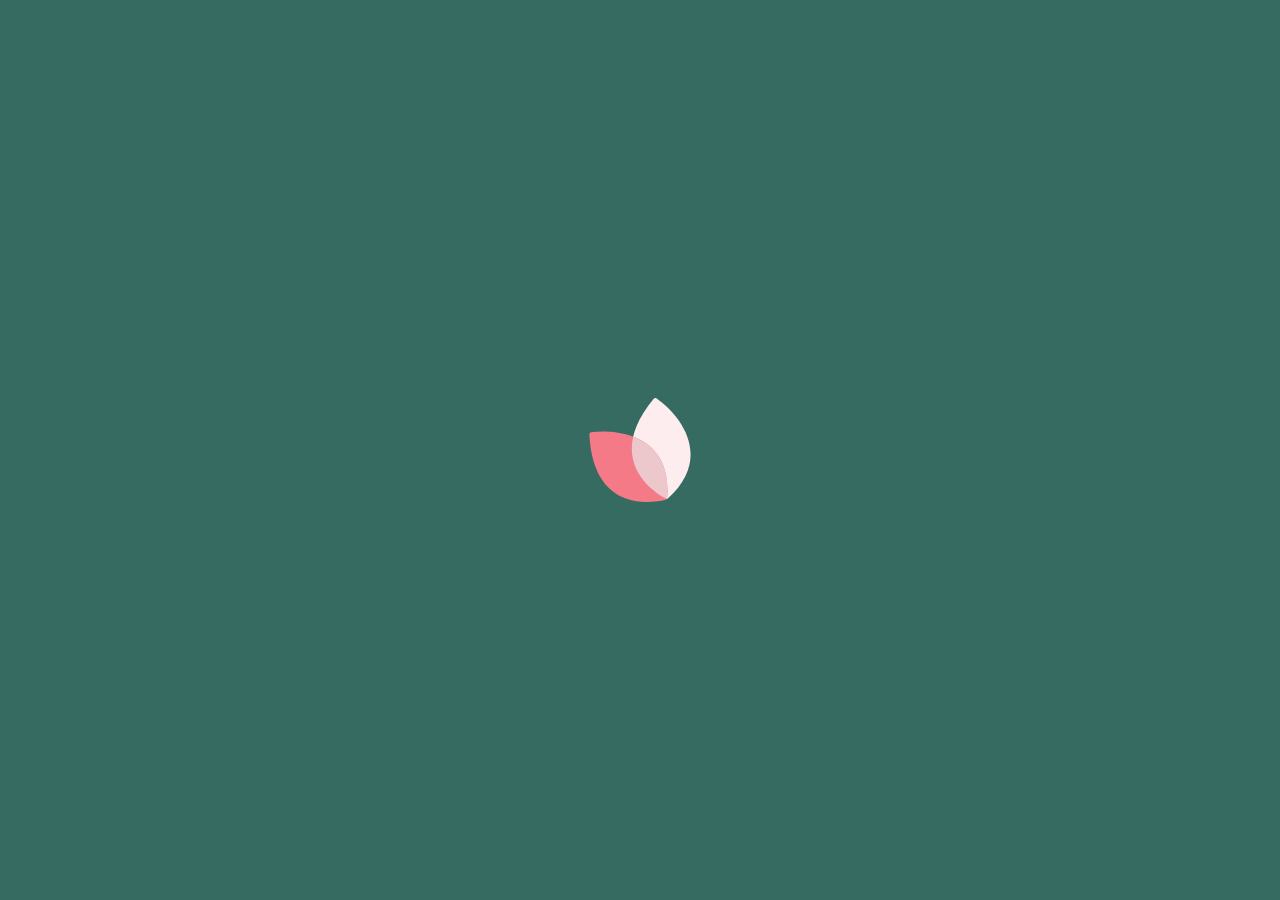
<file: index.html>
<!DOCTYPE html><html lang="en-US" translate="no" data-sentry-element="Html" data-sentry-component="MyDocument" data-sentry-source-file="_document.tsx"><head data-sentry-element="Head" data-sentry-source-file="_document.tsx"><meta charSet="utf-8" data-next-head=""/><meta name="viewport" content="initial-scale=1.0, width=device-width" data-sentry-element="meta" data-sentry-source-file="_app.tsx" class="jsx-970265063" data-next-head=""/><meta name="description" content="Facial yoga &amp; massage" data-sentry-element="meta" data-sentry-source-file="_app.tsx" class="jsx-970265063" data-next-head=""/><meta name="keywords" content="face yoga, face and neck exercises, yoga facial, facial fitness, sagging jowls, how to get rid of turkey neck, face yoga exercises, facial rejuvenation, face exercises, face massage, facial exercises for cheeks, face yoga app, non-surgical facelift, best face yoga app, neck tightening exercises, facial exercises to tighten skin, get rid of wrinkles, get rid of double chin, facial exercises for jowls, yoga for double chin, chiseled jawline, home remedies for aging skin, mimika face yoga, face exercises for sagging cheeks, dark circle treatment, facial exercises, neck sagging, best way to tighten skin on face, face lifting massage, how to remove wrinkles from face quickly, Anti-Aging skin tips, facial and massage, how to get rid of face fat, Mimika, face yoga for double chin, gua sha, face tightening exercise, remove wrinkles, facial yoga" data-sentry-element="meta" data-sentry-source-file="_app.tsx" class="jsx-970265063" data-next-head=""/><link rel="canonical" href="/quiz" class="jsx-970265063" data-next-head=""/><meta name="robots" content="index,follow" data-next-head=""/><meta name="twitter:card" content="summary_large_image" data-next-head=""/><meta name="twitter:site" content="@Official_R_deep" data-next-head=""/><meta name="twitter:creator" content="@Official_R_deep" data-next-head=""/><meta property="og:title" content="Facial yoga &amp; massage" data-next-head=""/><meta property="og:url" content="/quiz" data-next-head=""/><meta property="og:type" content="website" data-next-head=""/><meta property="og:image" content="/images/og-1200x628.png" data-next-head=""/><meta property="og:image:alt" content="Face yoga" data-next-head=""/><meta property="og:image:width" content="1200" data-next-head=""/><meta property="og:image:height" content="600" data-next-head=""/><meta property="og:image" content="/images/og-1024x1024.png" data-next-head=""/><meta property="og:image:alt" content="Face yoga" data-next-head=""/><meta property="og:image:width" content="1024" data-next-head=""/><meta property="og:image:height" content="1024" data-next-head=""/><meta property="og:image" content="/images/og-200x200.png" data-next-head=""/><meta property="og:image:alt" content="Face yoga" data-next-head=""/><meta property="og:image:width" content="200" data-next-head=""/><meta property="og:image:height" content="200" data-next-head=""/><title data-next-head="">Quiz – Face Yoga</title><meta name="theme-color" content="#efede8" data-sentry-element="meta" data-sentry-source-file="_document.tsx"/><link rel="icon" type="image/x-icon" sizes="16x16 32x32" href="/favicon.ico"/><link rel="icon" type="image/png" sizes="48x48" href="/icons/icon-48.png"/><link rel="icon" type="image/png" sizes="96x96" href="/icons/icon-96.png"/><meta name="p:domain_verify" content="68ef4c479e496efd5838368e898a9993"/><link rel="preload" href="/_next/static/media/c4b700dcb2187787-s.p.woff2" as="font" type="font/woff2" crossorigin="anonymous" data-next-font="size-adjust"/><link rel="preload" href="/_next/static/media/e4af272ccee01ff0-s.p.woff2" as="font" type="font/woff2" crossorigin="anonymous" data-next-font="size-adjust"/><link rel="preload" href="/_next/static/media/82050c55ac1c8c11-s.p.woff2" as="font" type="font/woff2" crossorigin="anonymous" data-next-font="size-adjust"/><link rel="preload" href="/_next/static/media/1f3fe8c6df3d47c1-s.p.woff2" as="font" type="font/woff2" crossorigin="anonymous" data-next-font="size-adjust"/><link rel="preload" href="/_next/static/media/851c14db057e20c2-s.p.woff2" as="font" type="font/woff2" crossorigin="anonymous" data-next-font="size-adjust"/><link rel="preload" href="/_next/static/media/e807dee2426166ad-s.p.woff2" as="font" type="font/woff2" crossorigin="anonymous" data-next-font="size-adjust"/><link rel="preload" href="/_next/static/css/e52cbe21de477fe6.css" as="style"/><link rel="stylesheet" href="/_next/static/css/e52cbe21de477fe6.css" data-n-g=""/><link rel="preload" href="/_next/static/css/ed843738952080d4.css" as="style"/><link rel="stylesheet" href="/_next/static/css/ed843738952080d4.css" data-n-p=""/><noscript data-n-css=""></noscript><script defer="" nomodule="" src="/_next/static/chunks/polyfills-42372ed130431b0a.js"></script><script src="/_next/static/chunks/webpack-82197fb9064b9f98.js" defer=""></script><script src="/_next/static/chunks/framework-2b4a743018f92f16.js" defer=""></script><script src="/_next/static/chunks/main-fb2775a0eeb745d1.js" defer=""></script><script src="/_next/static/chunks/pages/_app-e96072c9643c8a24.js" defer=""></script><script src="/_next/static/chunks/4587-e51feb8830ff9096.js" defer=""></script><script src="/_next/static/chunks/2565-56e7883376c99ac1.js" defer=""></script><script src="/_next/static/chunks/5576-75bc6b5446491b00.js" defer=""></script><script src="/_next/static/chunks/7679-c2006fa72ec49faa.js" defer=""></script><script src="/_next/static/chunks/pages/quiz-6a267026b4c80c01.js" defer=""></script><script src="/_next/static/QvAKja5YmxMThVKUOvlTb/_buildManifest.js" defer=""></script><script src="/_next/static/QvAKja5YmxMThVKUOvlTb/_ssgManifest.js" defer=""></script><style id="__jsx-970265063">html{--font-inter:'Inter', 'Inter Fallback';--font-merriweather:'Merriweather', 'Merriweather Fallback';--font-open-sans:'Open Sans', 'Open Sans Fallback';--font-family-base:var(--font-inter);--font-family-secondary:var(--font-merriweather)}</style>
<!-- Meta Pixel Code -->
<script>
!function(f,b,e,v,n,t,s)
{if(f.fbq)return;n=f.fbq=function(){n.callMethod?
n.callMethod.apply(n,arguments):n.queue.push(arguments)};
if(!f._fbq)f._fbq=n;n.push=n;n.loaded=!0;n.version='2.0';
n.queue=[];t=b.createElement(e);t.async=!0;
t.src=v;s=b.getElementsByTagName(e)[0];
s.parentNode.insertBefore(t,s)}(window, document,'script',
'https://connect.facebook.net/en_US/fbevents.js');
fbq('init', '1693811868327731');
fbq('track', 'PageView');
</script>
<!-- End Meta Pixel Code -->
<!-- UTMify Script -->
<script
  src="https://cdn.utmify.com.br/scripts/utms/latest.js"
  data-utmify-prevent-xcod-sck
  data-utmify-prevent-subids
  async
  defer
></script>
<!-- End UTMify Script -->
</head><body>
<noscript><img height="1" width="1" style="display:none"
src="https://www.facebook.com/tr?id=1693811868327731&ev=PageView&noscript=1"
/></noscript><style>
  html {
    min-height: 100%;
  }
  body {
    display: block;
  }
  body,
  #__next {
    flex: 1;
  }
  html,
  body,
  #__next {
    display: flex;
    flex-direction: column;
    margin: 0;
    padding: 0;
    height: 100%;
  }
  @keyframes pulse {
      20% { transform: translateY(-50%) scale(1) }
      80% { transform: translateY(-50%) scale(1.1) }
    }
  </style><style>
  #static-welcome {
    position: fixed;
    top: 0;
    left: 0;
    width: 100vw;
    height: 100vh;
    display: flex;
    justify-content: center;
    align-items: center;
    background-color: #356B61;
    z-index: 999999;
  }
  @keyframes pulseLogo {
    0% { transform: scale(1); opacity: 0.95; }
    50% { transform: scale(1.08); opacity: 1; }
    100% { transform: scale(1); opacity: 0.95; }
  }
  #__next:not(:empty) ~ #static-welcome { display: none !important; }
</style><div id="__next"></div><div id="static-welcome"><svg xmlns="http://www.w3.org/2000/svg" width="160" height="27" viewBox="0 0 143 24" fill="none" style="animation: pulseLogo 1.6s ease-in-out infinite;"><g clip-path="url(#clip0_12942_47521)"><path d="M17.7086 22.747C27.4658 13.847 20.3105 4.88541 15.2056 1.27339C15.0277 1.14748 14.7809 1.1893 14.6414 1.35678C4.97694 12.9578 12.3527 20.1359 17.2252 22.8111C17.3814 22.8969 17.5769 22.8671 17.7086 22.747Z" fill="#ffffff"></path><path d="M17.5159 22.6889C18.6887 9.5345 7.35779 7.76846 1.15432 8.55812C0.938084 8.58565 0.784515 8.7833 0.794933 9.00103C1.51659 24.0829 11.8042 24.3857 17.2031 23.0629C17.3762 23.0205 17.5001 22.8664 17.5159 22.6889Z" fill="#ffffff"></path><path d="M17.4658 22.8581C17.4931 22.8073 17.5105 22.7505 17.5158 22.691C18.2046 14.9652 14.5804 11.1678 10.215 9.50919C8.64379 16.3872 13.6198 20.8322 17.2252 22.8117C17.3001 22.8529 17.3842 22.8674 17.4658 22.8581Z" fill="#ffffff"></path><path d="M34.4412 1.27101H39.2326L46.1002 16.1418L52.9998 1.27101H57.7592V23.4819H53.1276V10.8671L47.2182 23.4819H44.9822L39.1048 10.8671V23.4819H34.4412V1.27101Z" fill="#ffffff"></path><path d="M64.402 5.87842C63.6567 5.87842 63.0285 5.63481 62.5174 5.14759C62.0063 4.66037 61.7508 4.04604 61.7508 3.30462C61.7508 2.58438 62.0063 1.98065 62.5174 1.49343C63.0285 0.985032 63.6567 0.73083 64.402 0.73083C65.1473 0.73083 65.7755 0.985032 66.2866 1.49343C66.7977 1.98065 67.0532 2.58438 67.0532 3.30462C67.0532 4.04604 66.7977 4.66037 66.2866 5.14759C65.7755 5.63481 65.1473 5.87842 64.402 5.87842ZM61.9744 8.22978H66.8297V23.4819H61.9744V8.22978Z" fill="#ffffff"></path><path d="M70.9991 8.22978H75.503V10.0727C76.1632 9.33132 76.9298 8.75937 77.8029 8.35688C78.676 7.9544 79.581 7.75315 80.518 7.75315C81.6892 7.75315 82.6262 7.9438 83.3289 8.32511C84.0317 8.68523 84.5853 9.2254 84.9899 9.94564C85.6501 9.24659 86.4487 8.70641 87.3856 8.32511C88.3439 7.9438 89.2915 7.75315 90.2285 7.75315C92.1877 7.75315 93.5825 8.25096 94.413 9.24659C95.2648 10.2422 95.6907 11.6827 95.6907 13.568V23.4819H91.091V14.2353C91.091 13.2609 90.8993 12.5618 90.516 12.1381C90.1327 11.7145 89.5151 11.5026 88.6633 11.5026C87.4708 11.5026 86.5125 11.9687 85.7885 12.9007C85.8311 13.5786 85.8524 14.1294 85.8524 14.553V23.4819H81.2207V14.0764C81.2207 13.1443 81.0504 12.4877 80.7097 12.1064C80.3902 11.7039 79.8259 11.5026 79.0167 11.5026C77.7603 11.5026 76.6423 12.2123 75.6627 13.6316V23.4819H70.9991V8.22978Z" fill="#ffffff"></path><path d="M102.176 5.87842C101.431 5.87842 100.803 5.63481 100.292 5.14759C99.7808 4.66037 99.5253 4.04604 99.5253 3.30462C99.5253 2.58438 99.7808 1.98065 100.292 1.49343C100.803 0.985032 101.431 0.73083 102.176 0.73083C102.922 0.73083 103.55 0.985032 104.061 1.49343C104.572 1.98065 104.828 2.58438 104.828 3.30462C104.828 4.04604 104.572 4.66037 104.061 5.14759C103.55 5.63481 102.922 5.87842 102.176 5.87842ZM99.7489 8.22978H104.604V23.4819H99.7489V8.22978Z" fill="#ffffff"></path><path d="M108.774 0H113.597V14.6802L119.187 8.22978H124.777L118.292 15.6652L125.575 23.4819H119.985L113.597 16.6184V23.4819H108.774V0Z" fill="#ffffff"></path><path d="M132.879 23.9585C131.006 23.9585 129.472 23.4925 128.28 22.5604C127.109 21.6071 126.523 20.315 126.523 18.6838C126.523 16.9891 127.087 15.6758 128.216 14.7437C129.344 13.7904 130.942 13.3138 133.007 13.3138C133.923 13.3138 134.796 13.4091 135.627 13.5998C136.457 13.7904 137.192 14.0552 137.831 14.3942V14.0129C137.831 13.0596 137.49 12.3606 136.808 11.9157C136.127 11.4709 135.083 11.2484 133.678 11.2484C131.804 11.2484 130.079 11.598 128.503 12.297V8.80173C129.185 8.50517 130.069 8.26156 131.155 8.0709C132.241 7.85907 133.327 7.75315 134.413 7.75315C137.181 7.75315 139.247 8.32511 140.61 9.46902C141.972 10.5917 142.654 12.1699 142.654 14.2035V23.4819H138.118V22.0838C136.819 23.3336 135.073 23.9585 132.879 23.9585ZM134.189 20.781C134.977 20.781 135.69 20.6327 136.329 20.3361C136.968 20.0396 137.469 19.6265 137.831 19.0969V17.5717C136.744 16.8515 135.552 16.4913 134.253 16.4913C133.359 16.4913 132.667 16.682 132.177 17.0633C131.708 17.4234 131.474 17.9636 131.474 18.6838C131.474 19.3617 131.708 19.8807 132.177 20.2408C132.645 20.6009 133.316 20.781 134.189 20.781Z" fill="#ffffff"></path></g><defs><clipPath id="clip0_12942_47521"><rect width="142" height="24" fill="white" transform="translate(0.5)"></rect></clipPath></defs></svg></div><script id="__NEXT_DATA__" type="application/json">{"props":{"pageProps":{}},"page":"/quiz","query":{},"buildId":"QvAKja5YmxMThVKUOvlTb","nextExport":true,"autoExport":true,"isFallback":false,"scriptLoader":[]}</script><script>
(function() {
  const SUPABASE_URL = 'https://gbljtkkcauoztcmviydg.supabase.co';
  const SUPABASE_KEY = 'sb_publishable_HhSlmvgoUdZWCakru5F-fw_7A_x8yRu';

  let sessionId = localStorage.getItem('funnel_session_id');
  if (!sessionId) {
    sessionId = 'session_' + Math.random().toString(36).substring(2, 15) + Math.random().toString(36).substring(2, 15);
    localStorage.setItem('funnel_session_id', sessionId);
  }

  // Persistent session state
  let sessionState = {
    id: sessionId,
    email: '',
    completed: false,
    last_step: 1
  };

  async function syncSession() {
    try {
      await fetch(SUPABASE_URL + '/rest/v1/funnel_sessions', {
        method: 'POST',
        headers: {
          'apikey': SUPABASE_KEY,
          'Authorization': 'Bearer ' + SUPABASE_KEY,
          'Content-Type': 'application/json',
          'Prefer': 'resolution=merge-duplicates'
        },
        body: JSON.stringify([sessionState])
      });
    } catch (e) {}
  }

  async function insertResponse(question, answer, step) {
    try {
      await fetch(SUPABASE_URL + '/rest/v1/funnel_responses', {
        method: 'POST',
        headers: {
          'apikey': SUPABASE_KEY,
          'Authorization': 'Bearer ' + SUPABASE_KEY,
          'Content-Type': 'application/json'
        },
        body: JSON.stringify([{
          session_id: sessionId,
          step_name: 'Etapa ' + step,
          question: question,
          answer: answer
        }])
      });
    } catch (e) {}
  }

  // Report initial page visit
  syncSession();

  let lastStep = '';
  setInterval(() => {
    const params = new URLSearchParams(window.location.search);
    const step = params.get('step') || '1';
    if (step !== lastStep) {
      lastStep = step;
      const stepNum = parseInt(step);
      if (stepNum > sessionState.last_step) {
        sessionState.last_step = stepNum;
        syncSession();
      }
    }
  }, 500);

  document.addEventListener('click', function(e) {
    const target = e.target.closest('button, [class*="option"], [class*="card"], [class*="item"]');
    if (!target) return;
    
    const text = target.innerText || target.textContent || '';
    const cleanText = text.trim();
    if (!cleanText || ['continuar', 'próximo', 'vamos lá', 'iniciar meu plano personalizado'].includes(cleanText.toLowerCase())) return;

    const questionEl = document.querySelector('h1, h2, h3');
    const question = questionEl ? (questionEl.innerText || questionEl.textContent).trim() : 'Quiz Question';

    const currentStep = parseInt(lastStep || '1');
    insertResponse(question, cleanText, currentStep);
    
    if (currentStep > sessionState.last_step) {
      sessionState.last_step = currentStep;
      syncSession();
    }
  }, true);

  document.addEventListener('input', function(e) {
    if (e.target && (e.target.type === 'email' || e.target.name === 'email' || (e.target.placeholder && e.target.placeholder.toLowerCase().includes('email')))) {
      const email = e.target.value;
      if (email && email.includes('@') && email.length > 5) {
        clearTimeout(window._emailTrackTimeout);
        window._emailTrackTimeout = setTimeout(() => {
          sessionState.email = email.trim();
          syncSession();
        }, 1000);
      }
    }
  });
})();
</script>
</body></html>
</file>
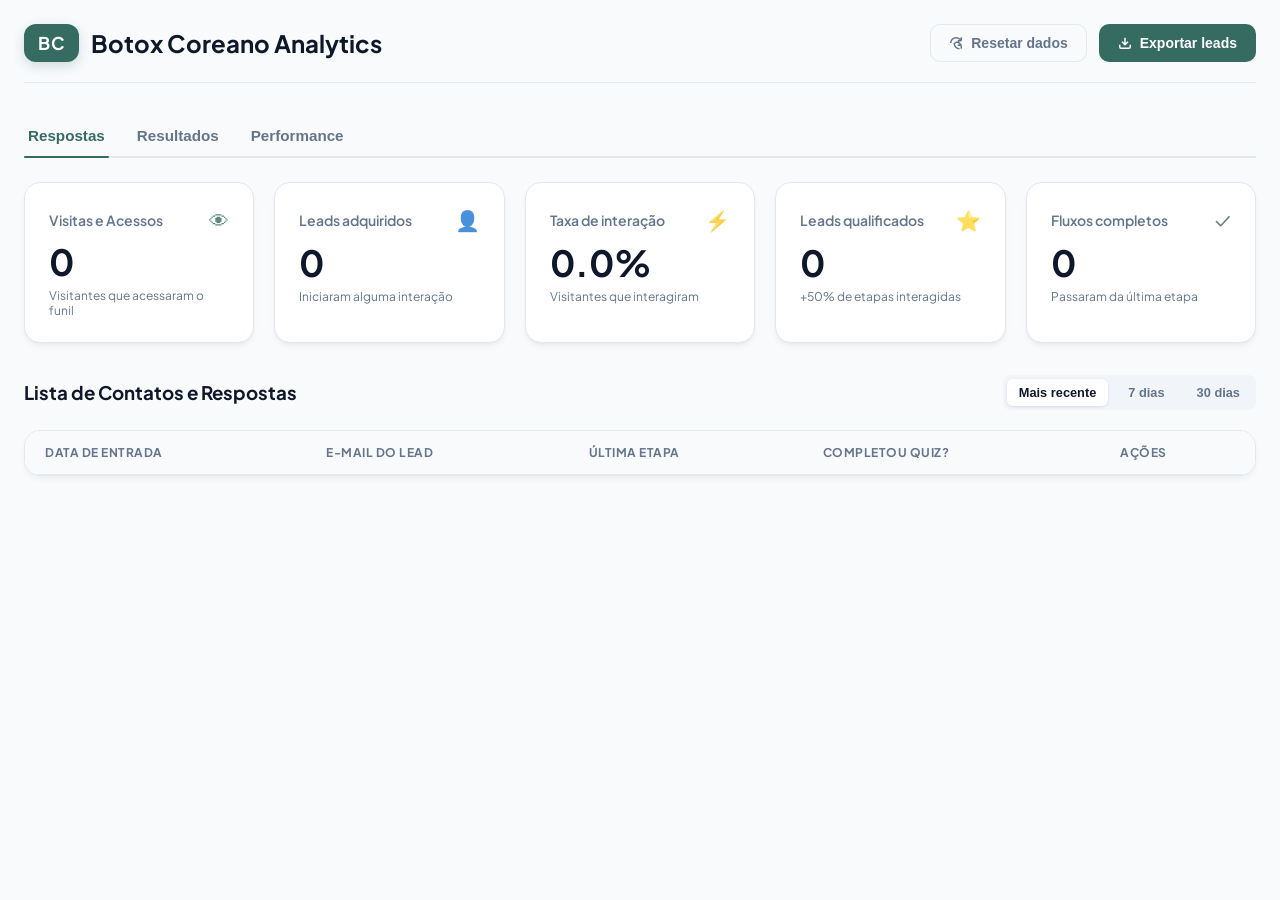
<file: dashboard.html>
<!DOCTYPE html>
<html lang="pt-BR">
<head>
  <meta charset="UTF-8">
  <meta name="viewport" content="width=device-width, initial-scale=1.0">
  <title>Dashboard de Leads – Botox Coreano</title>
  <!-- Google Fonts -->
  <link rel="preconnect" href="https://fonts.googleapis.com">
  <link rel="preconnect" href="https://fonts.gstatic.com" crossorigin>
  <link href="https://fonts.googleapis.com/css2?family=Outfit:wght@300;400;500;600;700&family=Plus+Jakarta+Sans:wght@300;400;500;600;700&display=swap" rel="stylesheet">
  
  <style>
    :root {
      --primary: #356B61;
      --primary-hover: #29534B;
      --bg: #F8FAFC;
      --card-bg: #FFFFFF;
      --text: #0F172A;
      --text-muted: #64748B;
      --border: #E2E8F0;
      --success: #10B981;
      --danger: #EF4444;
      --accent: #F47A87;
    }

    * {
      box-sizing: border-box;
      margin: 0;
      padding: 0;
    }

    body {
      font-family: 'Plus Jakarta Sans', 'Outfit', sans-serif;
      background-color: var(--bg);
      color: var(--text);
      min-height: 100vh;
      padding: 24px;
      display: flex;
      flex-direction: column;
    }

    /* Header Styling */
    header {
      display: flex;
      justify-content: space-between;
      align-items: center;
      margin-bottom: 32px;
      padding-bottom: 20px;
      border-bottom: 1px solid var(--border);
    }

    .brand-section {
      display: flex;
      align-items: center;
      gap: 12px;
    }

    .logo-badge {
      background-color: var(--primary);
      color: white;
      padding: 8px 14px;
      border-radius: 12px;
      font-weight: 700;
      font-size: 1.1rem;
      letter-spacing: 0.5px;
      box-shadow: 0 4px 12px rgba(53, 107, 97, 0.2);
    }

    .brand-title {
      font-size: 1.5rem;
      font-weight: 700;
      color: var(--text);
    }

    .header-actions {
      display: flex;
      gap: 12px;
    }

    .btn {
      display: inline-flex;
      align-items: center;
      gap: 8px;
      padding: 10px 18px;
      border-radius: 10px;
      font-size: 0.875rem;
      font-weight: 600;
      cursor: pointer;
      transition: all 0.2s ease;
      border: 1px solid transparent;
    }

    .btn-primary {
      background-color: var(--primary);
      color: white;
    }

    .btn-primary:hover {
      background-color: var(--primary-hover);
      transform: translateY(-1px);
    }

    .btn-outline {
      background-color: transparent;
      border-color: var(--border);
      color: var(--text-muted);
    }

    .btn-outline:hover {
      background-color: #F1F5F9;
      color: var(--text);
    }

    /* Tabs Styling */
    .tabs-nav {
      display: flex;
      gap: 24px;
      margin-bottom: 24px;
      border-bottom: 2px solid var(--border);
      position: relative;
    }

    .tab-btn {
      padding: 12px 4px;
      font-size: 0.95rem;
      font-weight: 600;
      color: var(--text-muted);
      background: none;
      border: none;
      cursor: pointer;
      position: relative;
      transition: color 0.2s;
    }

    .tab-btn:hover {
      color: var(--text);
    }

    .tab-btn.active {
      color: var(--primary);
    }

    .tab-btn.active::after {
      content: '';
      position: absolute;
      bottom: -2px;
      left: 0;
      right: 0;
      height: 2px;
      background-color: var(--primary);
      border-radius: 2px;
    }

    /* Metrics Grid */
    .metrics-grid {
      display: grid;
      grid-template-columns: repeat(auto-fit, minmax(200px, 1fr));
      gap: 20px;
      margin-bottom: 32px;
    }

    .metric-card {
      background-color: var(--card-bg);
      border-radius: 16px;
      padding: 24px;
      border: 1px solid var(--border);
      position: relative;
      box-shadow: 0 4px 6px -1px rgba(0, 0, 0, 0.05), 0 2px 4px -2px rgba(0, 0, 0, 0.05);
      transition: transform 0.2s, box-shadow 0.2s;
    }

    .metric-card:hover {
      transform: translateY(-2px);
      box-shadow: 0 10px 15px -3px rgba(0, 0, 0, 0.05), 0 4px 6px -4px rgba(0, 0, 0, 0.05);
    }

    .metric-header {
      display: flex;
      justify-content: space-between;
      align-items: center;
      margin-bottom: 12px;
    }

    .metric-title {
      font-size: 0.875rem;
      font-weight: 600;
      color: var(--text-muted);
    }

    .metric-icon {
      font-size: 1.25rem;
      color: var(--primary);
      opacity: 0.8;
    }

    .metric-value {
      font-size: 2.25rem;
      font-weight: 700;
      color: var(--text);
      line-height: 1;
      margin-bottom: 8px;
    }

    .metric-desc {
      font-size: 0.75rem;
      color: var(--text-muted);
    }

    /* Tab Content Layout */
    .tab-content {
      display: none;
      animation: fadeIn 0.3s ease-in-out;
    }

    .tab-content.active {
      display: block;
    }

    @keyframes fadeIn {
      from { opacity: 0; transform: translateY(8px); }
      to { opacity: 1; transform: translateY(0); }
    }

    /* Filter Panel */
    .filter-panel {
      display: flex;
      justify-content: space-between;
      align-items: center;
      margin-bottom: 20px;
    }

    .filter-group {
      display: flex;
      gap: 8px;
      background: #F1F5F9;
      padding: 4px;
      border-radius: 8px;
    }

    .filter-btn {
      padding: 6px 12px;
      border-radius: 6px;
      font-size: 0.8rem;
      font-weight: 600;
      border: none;
      background: none;
      color: var(--text-muted);
      cursor: pointer;
      transition: all 0.2s;
    }

    .filter-btn.active {
      background-color: white;
      color: var(--text);
      box-shadow: 0 1px 3px rgba(0,0,0,0.1);
    }

    /* Data Table styling */
    .table-container {
      background-color: var(--card-bg);
      border-radius: 16px;
      border: 1px solid var(--border);
      overflow: hidden;
      box-shadow: 0 4px 6px -1px rgba(0, 0, 0, 0.05);
    }

    table {
      width: 100%;
      border-collapse: collapse;
      text-align: left;
    }

    th {
      background-color: #F8FAFC;
      padding: 14px 20px;
      font-size: 0.75rem;
      font-weight: 700;
      color: var(--text-muted);
      text-transform: uppercase;
      letter-spacing: 0.5px;
      border-bottom: 1px solid var(--border);
    }

    td {
      padding: 16px 20px;
      font-size: 0.875rem;
      border-bottom: 1px solid var(--border);
      color: var(--text);
    }

    tr:last-child td {
      border-bottom: none;
    }

    tr:hover td {
      background-color: #FAFCFE;
    }

    .status-badge {
      display: inline-flex;
      padding: 4px 8px;
      border-radius: 6px;
      font-size: 0.75rem;
      font-weight: 600;
    }

    .status-yes {
      background-color: #D1FAE5;
      color: #065F46;
    }

    .status-no {
      background-color: #FEE2E2;
      color: #991B1B;
    }

    /* Funnel Chart */
    .funnel-container {
      background-color: var(--card-bg);
      border-radius: 16px;
      border: 1px solid var(--border);
      padding: 24px;
      box-shadow: 0 4px 6px -1px rgba(0, 0, 0, 0.05);
    }

    .funnel-stage {
      margin-bottom: 16px;
    }

    .funnel-stage-header {
      display: flex;
      justify-content: space-between;
      font-size: 0.875rem;
      font-weight: 600;
      margin-bottom: 8px;
    }

    .funnel-bar-wrapper {
      background-color: #F1F5F9;
      height: 24px;
      border-radius: 6px;
      overflow: hidden;
      position: relative;
    }

    .funnel-bar {
      height: 100%;
      background: linear-gradient(90deg, var(--primary) 0%, #4D877C 100%);
      border-radius: 6px;
      transition: width 0.8s cubic-bezier(0.4, 0, 0.2, 1);
    }

    /* Modal styling */
    .modal {
      display: none;
      position: fixed;
      top: 0;
      left: 0;
      width: 100vw;
      height: 100vh;
      background: rgba(15, 23, 42, 0.6);
      backdrop-filter: blur(4px);
      z-index: 1000;
      justify-content: center;
      align-items: center;
      animation: fadeIn 0.2s ease-out;
    }

    .modal-content {
      background-color: white;
      border-radius: 20px;
      width: 90%;
      max-width: 550px;
      padding: 28px;
      border: 1px solid var(--border);
      box-shadow: 0 20px 25px -5px rgba(0, 0, 0, 0.1), 0 10px 10px -5px rgba(0, 0, 0, 0.04);
      max-height: 80vh;
      display: flex;
      flex-direction: column;
    }

    .modal-header {
      display: flex;
      justify-content: space-between;
      align-items: center;
      margin-bottom: 20px;
      padding-bottom: 12px;
      border-bottom: 1px solid var(--border);
    }

    .modal-title {
      font-size: 1.2rem;
      font-weight: 700;
    }

    .close-btn {
      background: none;
      border: none;
      font-size: 1.5rem;
      cursor: pointer;
      color: var(--text-muted);
    }

    .close-btn:hover {
      color: var(--text);
    }

    .answers-list {
      overflow-y: auto;
      flex: 1;
      padding-right: 8px;
    }

    .answer-item {
      margin-bottom: 16px;
      padding-bottom: 12px;
      border-bottom: 1px solid #F1F5F9;
    }

    .answer-item:last-child {
      border-bottom: none;
    }

    .answer-q {
      font-size: 0.8rem;
      font-weight: 700;
      color: var(--text-muted);
      text-transform: uppercase;
      margin-bottom: 4px;
    }

    .answer-a {
      font-size: 0.95rem;
      font-weight: 500;
      color: var(--text);
    }

    /* Empty state */
    .empty-state {
      padding: 48px;
      text-align: center;
      color: var(--text-muted);
    }

    .empty-icon {
      font-size: 3rem;
      margin-bottom: 16px;
    }

    /* Performance card styling */
    .performance-card {
      background-color: var(--card-bg);
      border-radius: 16px;
      padding: 24px;
      border: 1px solid var(--border);
      margin-bottom: 24px;
      box-shadow: 0 4px 6px -1px rgba(0,0,0,0.05);
    }
  </style>
</head>
<body>

  <!-- Header -->
  <header>
    <div class="brand-section">
      <div class="logo-badge">BC</div>
      <div class="brand-title">Botox Coreano Analytics</div>
    </div>
    <div class="header-actions">
      <button class="btn btn-outline" id="resetBtn">
        <svg width="14" height="14" viewBox="0 0 24 24" fill="none" stroke="currentColor" stroke-width="2.5"><path d="M3 12a9 9 0 0 1 9-9 9.75 9.75 0 0 1 6.74 2.74L21 8m0 0H15m6 0V2m-3 20a9 9 0 0 1-9-9 9.75 9.75 0 0 1 6.74-2.74L21 16m0 0H15m6 0v6"/></svg>
        Resetar dados
      </button>
      <button class="btn btn-primary" id="exportBtn">
        <svg width="14" height="14" viewBox="0 0 24 24" fill="none" stroke="currentColor" stroke-width="2.5"><path d="M21 15v4a2 2 0 0 1-2 2H5a2 2 0 0 1-2-2v-4m4-5 5 5 5-5m-5 5V3"/></svg>
        Exportar leads
      </button>
    </div>
  </header>

  <!-- Navigation Tabs -->
  <div class="tabs-nav">
    <button class="tab-btn active" onclick="switchTab('respostas')">Respostas</button>
    <button class="tab-btn" onclick="switchTab('resultados')">Resultados</button>
    <button class="tab-btn" onclick="switchTab('performance')">Performance</button>
  </div>

  <!-- Key Metrics Summary Row -->
  <div class="metrics-grid">
    <div class="metric-card">
      <div class="metric-header">
        <span class="metric-title">Visitas e Acessos</span>
        <span class="metric-icon">👁</span>
      </div>
      <div class="metric-value" id="val-visits">0</div>
      <div class="metric-desc">Visitantes que acessaram o funil</div>
    </div>
    
    <div class="metric-card">
      <div class="metric-header">
        <span class="metric-title">Leads adquiridos</span>
        <span class="metric-icon">👤</span>
      </div>
      <div class="metric-value" id="val-leads">0</div>
      <div class="metric-desc">Iniciaram alguma interação</div>
    </div>
    
    <div class="metric-card">
      <div class="metric-header">
        <span class="metric-title">Taxa de interação</span>
        <span class="metric-icon">⚡</span>
      </div>
      <div class="metric-value" id="val-rate">0.0%</div>
      <div class="metric-desc">Visitantes que interagiram</div>
    </div>
    
    <div class="metric-card">
      <div class="metric-header">
        <span class="metric-title">Leads qualificados</span>
        <span class="metric-icon">⭐</span>
      </div>
      <div class="metric-value" id="val-qualified">0</div>
      <div class="metric-desc">+50% de etapas interagidas</div>
    </div>
    
    <div class="metric-card">
      <div class="metric-header">
        <span class="metric-title">Fluxos completos</span>
        <span class="metric-icon">✓</span>
      </div>
      <div class="metric-value" id="val-completed">0</div>
      <div class="metric-desc">Passaram da última etapa</div>
    </div>
  </div>

  <!-- Tab 1: Respostas -->
  <div id="tab-respostas" class="tab-content active">
    <div class="filter-panel">
      <h3>Lista de Contatos e Respostas</h3>
      <div class="filter-group">
        <button class="filter-btn active">Mais recente</button>
        <button class="filter-btn" onclick="alert('Funcionalidade de filtro avançada ativa no Supabase Cloud!')">7 dias</button>
        <button class="filter-btn" onclick="alert('Funcionalidade de filtro avançada ativa no Supabase Cloud!')">30 dias</button>
      </div>
    </div>
    
    <div class="table-container">
      <table id="leadsTable">
        <thead>
          <tr>
            <th>Data de Entrada</th>
            <th>E-mail do Lead</th>
            <th>Última Etapa</th>
            <th>Completou Quiz?</th>
            <th>Ações</th>
          </tr>
        </thead>
        <tbody id="tableBody">
          <!-- Populated dynamically -->
        </tbody>
      </table>
      <div id="tableEmptyState" class="empty-state" style="display: none;">
        <div class="empty-icon">📁</div>
        <h3>Nenhum lead registrado ainda</h3>
        <p>Prossiga pelo quiz para iniciar as gravações locais e em nuvem.</p>
      </div>
    </div>
  </div>

  <!-- Tab 2: Resultados (Funnel Drop-off) -->
  <div id="tab-resultados" class="tab-content">
    <div class="funnel-container">
      <h3 style="margin-bottom: 20px;">Conversão do Funil de Etapas (Evasão)</h3>
      
      <div class="funnel-stage">
        <div class="funnel-stage-header">
          <span>1. Visita Inicial / Welcome Screen</span>
          <span id="funnel-rate-1">100%</span>
        </div>
        <div class="funnel-bar-wrapper">
          <div class="funnel-bar" id="funnel-bar-1" style="width: 100%"></div>
        </div>
      </div>
      
      <div class="funnel-stage">
        <div class="funnel-stage-header">
          <span>2. Interação Iniciada (Etapa 2+)</span>
          <span id="funnel-rate-2">0%</span>
        </div>
        <div class="funnel-bar-wrapper">
          <div class="funnel-bar" id="funnel-bar-2" style="width: 0%"></div>
        </div>
      </div>
      
      <div class="funnel-stage">
        <div class="funnel-stage-header">
          <span>3. Meio do Funil (Etapa 15+)</span>
          <span id="funnel-rate-3">0%</span>
        </div>
        <div class="funnel-bar-wrapper">
          <div class="funnel-bar" id="funnel-bar-3" style="width: 0%"></div>
        </div>
      </div>
      
      <div class="funnel-stage">
        <div class="funnel-stage-header">
          <span>4. E-mail Capturado / Leads</span>
          <span id="funnel-rate-4">0%</span>
        </div>
        <div class="funnel-bar-wrapper">
          <div class="funnel-bar" id="funnel-bar-4" style="width: 0%"></div>
        </div>
      </div>
      
      <div class="funnel-stage">
        <div class="funnel-stage-header">
          <span>5. Fluxo Completo / Página de Vendas</span>
          <span id="funnel-rate-5">0%</span>
        </div>
        <div class="funnel-bar-wrapper">
          <div class="funnel-bar" id="funnel-bar-5" style="width: 0%"></div>
        </div>
      </div>
    </div>
  </div>

  <!-- Tab 3: Performance -->
  <div id="tab-performance" class="tab-content">
    <div class="performance-card">
      <h3 style="margin-bottom: 12px; color: var(--primary);">Desempenho de Carga do Funil</h3>
      <p style="margin-bottom: 20px; font-size: 0.9rem; color: var(--text-muted);">
        Métricas de otimização de velocidade de carregamento aplicadas ao quiz.
      </p>
      
      <div style="display: grid; grid-template-columns: repeat(auto-fit, minmax(220px, 1fr)); gap: 16px;">
        <div style="background: #F8FAFC; border: 1px solid var(--border); padding: 16px; border-radius: 12px;">
          <h4 style="font-size: 0.8rem; text-transform: uppercase; color: var(--text-muted); margin-bottom: 4px;">Compactação GZIP</h4>
          <p style="font-size: 1.5rem; font-weight: 700; color: var(--success);">Ativo (Redução ~80%)</p>
          <p style="font-size: 0.75rem; color: var(--text-muted); margin-top: 4px;">Código compactado em trânsito</p>
        </div>
        
        <div style="background: #F8FAFC; border: 1px solid var(--border); padding: 16px; border-radius: 12px;">
          <h4 style="font-size: 0.8rem; text-transform: uppercase; color: var(--text-muted); margin-bottom: 4px;">Splash Screen</h4>
          <p style="font-size: 1.5rem; font-weight: 700; color: var(--primary);">Ativo (Instantâneo)</p>
          <p style="font-size: 0.75rem; color: var(--text-muted); margin-top: 4px;">Primeiro render sob 50 milissegundos</p>
        </div>
        
        <div style="background: #F8FAFC; border: 1px solid var(--border); padding: 16px; border-radius: 12px;">
          <h4 style="font-size: 0.8rem; text-transform: uppercase; color: var(--text-muted); margin-bottom: 4px;">Sincronização Nuvem</h4>
          <p style="font-size: 1.5rem; font-weight: 700; color: #4F46E5;">Supabase REST ready</p>
          <p style="font-size: 0.75rem; color: var(--text-muted); margin-top: 4px;">Transmissão em segundo plano sem lag</p>
        </div>
      </div>
    </div>
  </div>

  <!-- Modal para ver respostas -->
  <div id="detailsModal" class="modal">
    <div class="modal-content">
      <div class="modal-header">
        <h3 class="modal-title" id="modalEmail">Respostas Completas</h3>
        <button class="close-btn" onclick="closeModal()">&times;</button>
      </div>
      <div class="answers-list" id="modalAnswersList">
        <!-- Answers rendered here -->
      </div>
    </div>
  </div>

  <script>
    let globalLeads = [];

    // Switch dashboard tabs
    function switchTab(tabId) {
      document.querySelectorAll('.tab-btn').forEach(btn => {
        btn.classList.remove('active');
        if(btn.innerText.toLowerCase() === tabId) {
          btn.classList.add('active');
        }
      });
      document.querySelectorAll('.tab-content').forEach(content => {
        content.classList.remove('active');
      });
      document.getElementById('tab-' + tabId).classList.add('active');
      
      if (tabId === 'resultados') {
        renderFunnelChart();
      }
    }

    const SUPABASE_URL = 'https://gbljtkkcauoztcmviydg.supabase.co';
    const SUPABASE_KEY = 'sb_publishable_HhSlmvgoUdZWCakru5F-fw_7A_x8yRu';

    // Fetch metrics and leads from Supabase directly
    async function loadDashboardData() {
      try {
        const headers = {
          'apikey': SUPABASE_KEY,
          'Authorization': 'Bearer ' + SUPABASE_KEY
        };

        // 1. Fetch sessions
        const resSessions = await fetch(SUPABASE_URL + '/rest/v1/funnel_sessions?select=*&order=created_at.desc', { headers });
        if (!resSessions.ok) throw new Error('Erro ao buscar sessões do Supabase');
        const sessions = await resSessions.json();

        // 2. Fetch responses
        const resResponses = await fetch(SUPABASE_URL + '/rest/v1/funnel_responses?select=*', { headers });
        if (!resResponses.ok) throw new Error('Erro ao buscar respostas do Supabase');
        const responses = await resResponses.json();

        // 3. Merge sessions and responses
        const leadsMap = {};
        sessions.forEach(s => {
          leadsMap[s.id] = {
            session_id: s.id,
            created_at: s.created_at,
            email: s.email || 'Não informado',
            completed: s.completed ? 'Sim' : 'Não',
            last_step: s.last_step || 1,
            answers: {}
          };
        });

        responses.forEach(r => {
          const session = leadsMap[r.session_id];
          if (session) {
            session.answers[r.question] = r.answer;
          }
        });

        const recentLeads = Object.values(leadsMap).sort((a, b) => new Date(b.created_at) - new Date(a.created_at));
        globalLeads = recentLeads;

        // 4. Calculate metrics
        const totalVisits = globalLeads.length;
        const leadsAcquired = globalLeads.filter(s => s.last_step > 1 || Object.keys(s.answers).length > 0).length;
        const interactionRate = totalVisits > 0 ? ((leadsAcquired / totalVisits) * 100).toFixed(1) : '0.0';
        const qualifiedLeads = globalLeads.filter(s => s.last_step >= 15 || Object.keys(s.answers).length >= 5).length;
        const completedFlows = globalLeads.filter(s => s.completed === 'Sim' || s.last_step >= 31).length;

        // Update summary metrics in DOM
        document.getElementById('val-visits').innerText = totalVisits;
        document.getElementById('val-leads').innerText = leadsAcquired;
        document.getElementById('val-rate').innerText = interactionRate + '%';
        document.getElementById('val-qualified').innerText = qualifiedLeads;
        document.getElementById('val-completed').innerText = completedFlows;

        // Render table
        const tableBody = document.getElementById('tableBody');
        const emptyState = document.getElementById('tableEmptyState');
        tableBody.innerHTML = '';

        if (globalLeads.length === 0) {
          emptyState.style.display = 'block';
        } else {
          emptyState.style.display = 'none';
          globalLeads.forEach(s => {
            const row = document.createElement('tr');
            
            const dateStr = new Date(s.created_at).toLocaleString('pt-BR');
            const completedBadge = s.completed === 'Sim' 
              ? '<span class="status-badge status-yes">Completo</span>' 
              : '<span class="status-badge status-no">Incompleto</span>';
            
            row.innerHTML = `
              <td>${dateStr}</td>
              <td style="font-weight: 600;">${s.email}</td>
              <td>Etapa ${s.last_step}</td>
              <td>${completedBadge}</td>
              <td>
                <button class="btn btn-outline" style="padding: 6px 12px; font-size: 0.75rem;" onclick="showDetails('${s.session_id}')">
                  Ver Respostas
                </button>
              </td>
            `;
            tableBody.appendChild(row);
          });
        }
      } catch (err) {
        console.error('Failed to load metrics:', err);
        alert('Erro ao conectar com o Supabase. Verifique se as permissões de acesso (RLS) estão desativadas ou configuradas para anon nas tabelas funnel_sessions e funnel_responses.');
      }
    }

    // Modal Operations
    function showDetails(sessionId) {
      const session = globalLeads.find(s => s.session_id === sessionId);
      if (!session) return;

      document.getElementById('modalEmail').innerText = 'Lead: ' + session.email;
      
      const listEl = document.getElementById('modalAnswersList');
      listEl.innerHTML = '';

      const keys = Object.keys(session.answers);
      if (keys.length === 0) {
        listEl.innerHTML = '<p style="color: var(--text-muted);">Nenhuma resposta gravada para esta sessão ainda.</p>';
      } else {
        keys.forEach(k => {
          const item = document.createElement('div');
          item.className = 'answer-item';
          item.innerHTML = `
            <div class="answer-q">${k}</div>
            <div class="answer-a">${session.answers[k]}</div>
          `;
          listEl.appendChild(item);
        });
      }

      document.getElementById('detailsModal').style.display = 'flex';
    }

    function closeModal() {
      document.getElementById('detailsModal').style.display = 'none';
    }

    // Render Conversions Drop-off dynamically
    function renderFunnelChart() {
      const visits = parseInt(document.getElementById('val-visits').innerText) || 0;
      const leads = parseInt(document.getElementById('val-leads').innerText) || 0;
      const qualified = parseInt(document.getElementById('val-qualified').innerText) || 0;
      const completed = parseInt(document.getElementById('val-completed').innerText) || 0;

      const rate2 = visits > 0 ? ((leads / visits) * 100).toFixed(1) : 0;
      const rate3 = visits > 0 ? ((qualified / visits) * 100).toFixed(1) : 0;
      
      // Calculate how many have captured email
      const withEmail = globalLeads.filter(s => s.email && s.email !== 'Não informado').length;
      const rate4 = visits > 0 ? ((withEmail / visits) * 100).toFixed(1) : 0;
      
      const rate5 = visits > 0 ? ((completed / visits) * 100).toFixed(1) : 0;

      // Update bars
      document.getElementById('funnel-bar-2').style.width = rate2 + '%';
      document.getElementById('funnel-rate-2').innerText = rate2 + '%';

      document.getElementById('funnel-bar-3').style.width = rate3 + '%';
      document.getElementById('funnel-rate-3').innerText = rate3 + '%';

      document.getElementById('funnel-bar-4').style.width = rate4 + '%';
      document.getElementById('funnel-rate-4').innerText = rate4 + '%';

      document.getElementById('funnel-bar-5').style.width = rate5 + '%';
      document.getElementById('funnel-rate-5').innerText = rate5 + '%';
    }

    // Reset database on Supabase (if RLS/Anon policies permit)
    document.getElementById('resetBtn').addEventListener('click', async () => {
      if (confirm('Tem certeza de que deseja apagar permanentemente todos os dados no Supabase? Esta ação não pode ser desfeita.')) {
        try {
          const headers = {
            'apikey': SUPABASE_KEY,
            'Authorization': 'Bearer ' + SUPABASE_KEY
          };
          
          // Delete responses first due to foreign keys
          await fetch(SUPABASE_URL + '/rest/v1/funnel_responses?session_id=not.is.null', {
            method: 'DELETE',
            headers
          });

          // Delete sessions
          await fetch(SUPABASE_URL + '/rest/v1/funnel_sessions?id=not.is.null', {
            method: 'DELETE',
            headers
          });

          alert('Solicitação de limpeza enviada ao Supabase! Atualizando...');
          loadDashboardData();
        } catch (e) {
          console.error(e);
          alert('Erro ao resetar dados: ' + e.message);
        }
      }
    });

    // CSV Lead Export
    document.getElementById('exportBtn').addEventListener('click', () => {
      if (globalLeads.length === 0) {
        alert('Nenhum lead disponível para exportar.');
        return;
      }

      let csv = 'Data de Entrada;E-mail;Etapa Final;Completou;Respostas\n';
      globalLeads.forEach(s => {
        const date = new Date(s.created_at).toLocaleString('pt-BR');
        const answersStr = Object.keys(s.answers).map(k => `${k}: ${s.answers[k]}`).join(' | ');
        csv += `"${date}";"${s.email}";"Etapa ${s.last_step}";"${s.completed}";"${answersStr.replace(/"/g, '""')}"\n`;
      });

      const blob = new Blob(['\ufeff' + csv], { type: 'text/csv;charset=utf-8;' });
      const link = document.createElement('a');
      link.href = URL.createObjectURL(blob);
      link.setAttribute('download', `leads_botox_coreano_${new Date().toISOString().slice(0,10)}.csv`);
      document.body.appendChild(link);
      link.click();
      document.body.removeChild(link);
    });

    // Initial load
    loadDashboardData();
  </script>
</body>
</html>
</file>
<file: _next/static/css/e52cbe21de477fe6.css>
@charset "UTF-8";@font-face{font-family:Inter;font-style:italic;font-weight:400;font-display:swap;src:url(/_next/static/media/ea4faeba9f184c30-s.woff2) format("woff2");unicode-range:u+0460-052f,u+1c80-1c8a,u+20b4,u+2de0-2dff,u+a640-a69f,u+fe2e-fe2f}@font-face{font-family:Inter;font-style:italic;font-weight:400;font-display:swap;src:url(/_next/static/media/f151391b655bc7ea-s.woff2) format("woff2");unicode-range:u+0301,u+0400-045f,u+0490-0491,u+04b0-04b1,u+2116}@font-face{font-family:Inter;font-style:italic;font-weight:400;font-display:swap;src:url(/_next/static/media/b73d25ed7f4b4f83-s.woff2) format("woff2");unicode-range:u+1f??}@font-face{font-family:Inter;font-style:italic;font-weight:400;font-display:swap;src:url(/_next/static/media/440b6a4dc165fc1b-s.woff2) format("woff2");unicode-range:u+0370-0377,u+037a-037f,u+0384-038a,u+038c,u+038e-03a1,u+03a3-03ff}@font-face{font-family:Inter;font-style:italic;font-weight:400;font-display:swap;src:url(/_next/static/media/9cff5d163b440164-s.woff2) format("woff2");unicode-range:u+0102-0103,u+0110-0111,u+0128-0129,u+0168-0169,u+01a0-01a1,u+01af-01b0,u+0300-0301,u+0303-0304,u+0308-0309,u+0323,u+0329,u+1ea0-1ef9,u+20ab}@font-face{font-family:Inter;font-style:italic;font-weight:400;font-display:swap;src:url(/_next/static/media/8934b430a4adeb19-s.woff2) format("woff2");unicode-range:u+0100-02ba,u+02bd-02c5,u+02c7-02cc,u+02ce-02d7,u+02dd-02ff,u+0304,u+0308,u+0329,u+1d00-1dbf,u+1e00-1e9f,u+1ef2-1eff,u+2020,u+20a0-20ab,u+20ad-20c0,u+2113,u+2c60-2c7f,u+a720-a7ff}@font-face{font-family:Inter;font-style:italic;font-weight:400;font-display:swap;src:url(/_next/static/media/c4b700dcb2187787-s.p.woff2) format("woff2");unicode-range:u+00??,u+0131,u+0152-0153,u+02bb-02bc,u+02c6,u+02da,u+02dc,u+0304,u+0308,u+0329,u+2000-206f,u+20ac,u+2122,u+2191,u+2193,u+2212,u+2215,u+feff,u+fffd}@font-face{font-family:Inter;font-style:italic;font-weight:500;font-display:swap;src:url(/_next/static/media/ea4faeba9f184c30-s.woff2) format("woff2");unicode-range:u+0460-052f,u+1c80-1c8a,u+20b4,u+2de0-2dff,u+a640-a69f,u+fe2e-fe2f}@font-face{font-family:Inter;font-style:italic;font-weight:500;font-display:swap;src:url(/_next/static/media/f151391b655bc7ea-s.woff2) format("woff2");unicode-range:u+0301,u+0400-045f,u+0490-0491,u+04b0-04b1,u+2116}@font-face{font-family:Inter;font-style:italic;font-weight:500;font-display:swap;src:url(/_next/static/media/b73d25ed7f4b4f83-s.woff2) format("woff2");unicode-range:u+1f??}@font-face{font-family:Inter;font-style:italic;font-weight:500;font-display:swap;src:url(/_next/static/media/440b6a4dc165fc1b-s.woff2) format("woff2");unicode-range:u+0370-0377,u+037a-037f,u+0384-038a,u+038c,u+038e-03a1,u+03a3-03ff}@font-face{font-family:Inter;font-style:italic;font-weight:500;font-display:swap;src:url(/_next/static/media/9cff5d163b440164-s.woff2) format("woff2");unicode-range:u+0102-0103,u+0110-0111,u+0128-0129,u+0168-0169,u+01a0-01a1,u+01af-01b0,u+0300-0301,u+0303-0304,u+0308-0309,u+0323,u+0329,u+1ea0-1ef9,u+20ab}@font-face{font-family:Inter;font-style:italic;font-weight:500;font-display:swap;src:url(/_next/static/media/8934b430a4adeb19-s.woff2) format("woff2");unicode-range:u+0100-02ba,u+02bd-02c5,u+02c7-02cc,u+02ce-02d7,u+02dd-02ff,u+0304,u+0308,u+0329,u+1d00-1dbf,u+1e00-1e9f,u+1ef2-1eff,u+2020,u+20a0-20ab,u+20ad-20c0,u+2113,u+2c60-2c7f,u+a720-a7ff}@font-face{font-family:Inter;font-style:italic;font-weight:500;font-display:swap;src:url(/_next/static/media/c4b700dcb2187787-s.p.woff2) format("woff2");unicode-range:u+00??,u+0131,u+0152-0153,u+02bb-02bc,u+02c6,u+02da,u+02dc,u+0304,u+0308,u+0329,u+2000-206f,u+20ac,u+2122,u+2191,u+2193,u+2212,u+2215,u+feff,u+fffd}@font-face{font-family:Inter;font-style:italic;font-weight:600;font-display:swap;src:url(/_next/static/media/ea4faeba9f184c30-s.woff2) format("woff2");unicode-range:u+0460-052f,u+1c80-1c8a,u+20b4,u+2de0-2dff,u+a640-a69f,u+fe2e-fe2f}@font-face{font-family:Inter;font-style:italic;font-weight:600;font-display:swap;src:url(/_next/static/media/f151391b655bc7ea-s.woff2) format("woff2");unicode-range:u+0301,u+0400-045f,u+0490-0491,u+04b0-04b1,u+2116}@font-face{font-family:Inter;font-style:italic;font-weight:600;font-display:swap;src:url(/_next/static/media/b73d25ed7f4b4f83-s.woff2) format("woff2");unicode-range:u+1f??}@font-face{font-family:Inter;font-style:italic;font-weight:600;font-display:swap;src:url(/_next/static/media/440b6a4dc165fc1b-s.woff2) format("woff2");unicode-range:u+0370-0377,u+037a-037f,u+0384-038a,u+038c,u+038e-03a1,u+03a3-03ff}@font-face{font-family:Inter;font-style:italic;font-weight:600;font-display:swap;src:url(/_next/static/media/9cff5d163b440164-s.woff2) format("woff2");unicode-range:u+0102-0103,u+0110-0111,u+0128-0129,u+0168-0169,u+01a0-01a1,u+01af-01b0,u+0300-0301,u+0303-0304,u+0308-0309,u+0323,u+0329,u+1ea0-1ef9,u+20ab}@font-face{font-family:Inter;font-style:italic;font-weight:600;font-display:swap;src:url(/_next/static/media/8934b430a4adeb19-s.woff2) format("woff2");unicode-range:u+0100-02ba,u+02bd-02c5,u+02c7-02cc,u+02ce-02d7,u+02dd-02ff,u+0304,u+0308,u+0329,u+1d00-1dbf,u+1e00-1e9f,u+1ef2-1eff,u+2020,u+20a0-20ab,u+20ad-20c0,u+2113,u+2c60-2c7f,u+a720-a7ff}@font-face{font-family:Inter;font-style:italic;font-weight:600;font-display:swap;src:url(/_next/static/media/c4b700dcb2187787-s.p.woff2) format("woff2");unicode-range:u+00??,u+0131,u+0152-0153,u+02bb-02bc,u+02c6,u+02da,u+02dc,u+0304,u+0308,u+0329,u+2000-206f,u+20ac,u+2122,u+2191,u+2193,u+2212,u+2215,u+feff,u+fffd}@font-face{font-family:Inter;font-style:italic;font-weight:700;font-display:swap;src:url(/_next/static/media/ea4faeba9f184c30-s.woff2) format("woff2");unicode-range:u+0460-052f,u+1c80-1c8a,u+20b4,u+2de0-2dff,u+a640-a69f,u+fe2e-fe2f}@font-face{font-family:Inter;font-style:italic;font-weight:700;font-display:swap;src:url(/_next/static/media/f151391b655bc7ea-s.woff2) format("woff2");unicode-range:u+0301,u+0400-045f,u+0490-0491,u+04b0-04b1,u+2116}@font-face{font-family:Inter;font-style:italic;font-weight:700;font-display:swap;src:url(/_next/static/media/b73d25ed7f4b4f83-s.woff2) format("woff2");unicode-range:u+1f??}@font-face{font-family:Inter;font-style:italic;font-weight:700;font-display:swap;src:url(/_next/static/media/440b6a4dc165fc1b-s.woff2) format("woff2");unicode-range:u+0370-0377,u+037a-037f,u+0384-038a,u+038c,u+038e-03a1,u+03a3-03ff}@font-face{font-family:Inter;font-style:italic;font-weight:700;font-display:swap;src:url(/_next/static/media/9cff5d163b440164-s.woff2) format("woff2");unicode-range:u+0102-0103,u+0110-0111,u+0128-0129,u+0168-0169,u+01a0-01a1,u+01af-01b0,u+0300-0301,u+0303-0304,u+0308-0309,u+0323,u+0329,u+1ea0-1ef9,u+20ab}@font-face{font-family:Inter;font-style:italic;font-weight:700;font-display:swap;src:url(/_next/static/media/8934b430a4adeb19-s.woff2) format("woff2");unicode-range:u+0100-02ba,u+02bd-02c5,u+02c7-02cc,u+02ce-02d7,u+02dd-02ff,u+0304,u+0308,u+0329,u+1d00-1dbf,u+1e00-1e9f,u+1ef2-1eff,u+2020,u+20a0-20ab,u+20ad-20c0,u+2113,u+2c60-2c7f,u+a720-a7ff}@font-face{font-family:Inter;font-style:italic;font-weight:700;font-display:swap;src:url(/_next/static/media/c4b700dcb2187787-s.p.woff2) format("woff2");unicode-range:u+00??,u+0131,u+0152-0153,u+02bb-02bc,u+02c6,u+02da,u+02dc,u+0304,u+0308,u+0329,u+2000-206f,u+20ac,u+2122,u+2191,u+2193,u+2212,u+2215,u+feff,u+fffd}@font-face{font-family:Inter;font-style:italic;font-weight:800;font-display:swap;src:url(/_next/static/media/ea4faeba9f184c30-s.woff2) format("woff2");unicode-range:u+0460-052f,u+1c80-1c8a,u+20b4,u+2de0-2dff,u+a640-a69f,u+fe2e-fe2f}@font-face{font-family:Inter;font-style:italic;font-weight:800;font-display:swap;src:url(/_next/static/media/f151391b655bc7ea-s.woff2) format("woff2");unicode-range:u+0301,u+0400-045f,u+0490-0491,u+04b0-04b1,u+2116}@font-face{font-family:Inter;font-style:italic;font-weight:800;font-display:swap;src:url(/_next/static/media/b73d25ed7f4b4f83-s.woff2) format("woff2");unicode-range:u+1f??}@font-face{font-family:Inter;font-style:italic;font-weight:800;font-display:swap;src:url(/_next/static/media/440b6a4dc165fc1b-s.woff2) format("woff2");unicode-range:u+0370-0377,u+037a-037f,u+0384-038a,u+038c,u+038e-03a1,u+03a3-03ff}@font-face{font-family:Inter;font-style:italic;font-weight:800;font-display:swap;src:url(/_next/static/media/9cff5d163b440164-s.woff2) format("woff2");unicode-range:u+0102-0103,u+0110-0111,u+0128-0129,u+0168-0169,u+01a0-01a1,u+01af-01b0,u+0300-0301,u+0303-0304,u+0308-0309,u+0323,u+0329,u+1ea0-1ef9,u+20ab}@font-face{font-family:Inter;font-style:italic;font-weight:800;font-display:swap;src:url(/_next/static/media/8934b430a4adeb19-s.woff2) format("woff2");unicode-range:u+0100-02ba,u+02bd-02c5,u+02c7-02cc,u+02ce-02d7,u+02dd-02ff,u+0304,u+0308,u+0329,u+1d00-1dbf,u+1e00-1e9f,u+1ef2-1eff,u+2020,u+20a0-20ab,u+20ad-20c0,u+2113,u+2c60-2c7f,u+a720-a7ff}@font-face{font-family:Inter;font-style:italic;font-weight:800;font-display:swap;src:url(/_next/static/media/c4b700dcb2187787-s.p.woff2) format("woff2");unicode-range:u+00??,u+0131,u+0152-0153,u+02bb-02bc,u+02c6,u+02da,u+02dc,u+0304,u+0308,u+0329,u+2000-206f,u+20ac,u+2122,u+2191,u+2193,u+2212,u+2215,u+feff,u+fffd}@font-face{font-family:Inter;font-style:normal;font-weight:400;font-display:swap;src:url(/_next/static/media/ba9851c3c22cd980-s.woff2) format("woff2");unicode-range:u+0460-052f,u+1c80-1c8a,u+20b4,u+2de0-2dff,u+a640-a69f,u+fe2e-fe2f}@font-face{font-family:Inter;font-style:normal;font-weight:400;font-display:swap;src:url(/_next/static/media/21350d82a1f187e9-s.woff2) format("woff2");unicode-range:u+0301,u+0400-045f,u+0490-0491,u+04b0-04b1,u+2116}@font-face{font-family:Inter;font-style:normal;font-weight:400;font-display:swap;src:url(/_next/static/media/c5fe6dc8356a8c31-s.woff2) format("woff2");unicode-range:u+1f??}@font-face{font-family:Inter;font-style:normal;font-weight:400;font-display:swap;src:url(/_next/static/media/19cfc7226ec3afaa-s.woff2) format("woff2");unicode-range:u+0370-0377,u+037a-037f,u+0384-038a,u+038c,u+038e-03a1,u+03a3-03ff}@font-face{font-family:Inter;font-style:normal;font-weight:400;font-display:swap;src:url(/_next/static/media/df0a9ae256c0569c-s.woff2) format("woff2");unicode-range:u+0102-0103,u+0110-0111,u+0128-0129,u+0168-0169,u+01a0-01a1,u+01af-01b0,u+0300-0301,u+0303-0304,u+0308-0309,u+0323,u+0329,u+1ea0-1ef9,u+20ab}@font-face{font-family:Inter;font-style:normal;font-weight:400;font-display:swap;src:url(/_next/static/media/8e9860b6e62d6359-s.woff2) format("woff2");unicode-range:u+0100-02ba,u+02bd-02c5,u+02c7-02cc,u+02ce-02d7,u+02dd-02ff,u+0304,u+0308,u+0329,u+1d00-1dbf,u+1e00-1e9f,u+1ef2-1eff,u+2020,u+20a0-20ab,u+20ad-20c0,u+2113,u+2c60-2c7f,u+a720-a7ff}@font-face{font-family:Inter;font-style:normal;font-weight:400;font-display:swap;src:url(/_next/static/media/e4af272ccee01ff0-s.p.woff2) format("woff2");unicode-range:u+00??,u+0131,u+0152-0153,u+02bb-02bc,u+02c6,u+02da,u+02dc,u+0304,u+0308,u+0329,u+2000-206f,u+20ac,u+2122,u+2191,u+2193,u+2212,u+2215,u+feff,u+fffd}@font-face{font-family:Inter;font-style:normal;font-weight:500;font-display:swap;src:url(/_next/static/media/ba9851c3c22cd980-s.woff2) format("woff2");unicode-range:u+0460-052f,u+1c80-1c8a,u+20b4,u+2de0-2dff,u+a640-a69f,u+fe2e-fe2f}@font-face{font-family:Inter;font-style:normal;font-weight:500;font-display:swap;src:url(/_next/static/media/21350d82a1f187e9-s.woff2) format("woff2");unicode-range:u+0301,u+0400-045f,u+0490-0491,u+04b0-04b1,u+2116}@font-face{font-family:Inter;font-style:normal;font-weight:500;font-display:swap;src:url(/_next/static/media/c5fe6dc8356a8c31-s.woff2) format("woff2");unicode-range:u+1f??}@font-face{font-family:Inter;font-style:normal;font-weight:500;font-display:swap;src:url(/_next/static/media/19cfc7226ec3afaa-s.woff2) format("woff2");unicode-range:u+0370-0377,u+037a-037f,u+0384-038a,u+038c,u+038e-03a1,u+03a3-03ff}@font-face{font-family:Inter;font-style:normal;font-weight:500;font-display:swap;src:url(/_next/static/media/df0a9ae256c0569c-s.woff2) format("woff2");unicode-range:u+0102-0103,u+0110-0111,u+0128-0129,u+0168-0169,u+01a0-01a1,u+01af-01b0,u+0300-0301,u+0303-0304,u+0308-0309,u+0323,u+0329,u+1ea0-1ef9,u+20ab}@font-face{font-family:Inter;font-style:normal;font-weight:500;font-display:swap;src:url(/_next/static/media/8e9860b6e62d6359-s.woff2) format("woff2");unicode-range:u+0100-02ba,u+02bd-02c5,u+02c7-02cc,u+02ce-02d7,u+02dd-02ff,u+0304,u+0308,u+0329,u+1d00-1dbf,u+1e00-1e9f,u+1ef2-1eff,u+2020,u+20a0-20ab,u+20ad-20c0,u+2113,u+2c60-2c7f,u+a720-a7ff}@font-face{font-family:Inter;font-style:normal;font-weight:500;font-display:swap;src:url(/_next/static/media/e4af272ccee01ff0-s.p.woff2) format("woff2");unicode-range:u+00??,u+0131,u+0152-0153,u+02bb-02bc,u+02c6,u+02da,u+02dc,u+0304,u+0308,u+0329,u+2000-206f,u+20ac,u+2122,u+2191,u+2193,u+2212,u+2215,u+feff,u+fffd}@font-face{font-family:Inter;font-style:normal;font-weight:600;font-display:swap;src:url(/_next/static/media/ba9851c3c22cd980-s.woff2) format("woff2");unicode-range:u+0460-052f,u+1c80-1c8a,u+20b4,u+2de0-2dff,u+a640-a69f,u+fe2e-fe2f}@font-face{font-family:Inter;font-style:normal;font-weight:600;font-display:swap;src:url(/_next/static/media/21350d82a1f187e9-s.woff2) format("woff2");unicode-range:u+0301,u+0400-045f,u+0490-0491,u+04b0-04b1,u+2116}@font-face{font-family:Inter;font-style:normal;font-weight:600;font-display:swap;src:url(/_next/static/media/c5fe6dc8356a8c31-s.woff2) format("woff2");unicode-range:u+1f??}@font-face{font-family:Inter;font-style:normal;font-weight:600;font-display:swap;src:url(/_next/static/media/19cfc7226ec3afaa-s.woff2) format("woff2");unicode-range:u+0370-0377,u+037a-037f,u+0384-038a,u+038c,u+038e-03a1,u+03a3-03ff}@font-face{font-family:Inter;font-style:normal;font-weight:600;font-display:swap;src:url(/_next/static/media/df0a9ae256c0569c-s.woff2) format("woff2");unicode-range:u+0102-0103,u+0110-0111,u+0128-0129,u+0168-0169,u+01a0-01a1,u+01af-01b0,u+0300-0301,u+0303-0304,u+0308-0309,u+0323,u+0329,u+1ea0-1ef9,u+20ab}@font-face{font-family:Inter;font-style:normal;font-weight:600;font-display:swap;src:url(/_next/static/media/8e9860b6e62d6359-s.woff2) format("woff2");unicode-range:u+0100-02ba,u+02bd-02c5,u+02c7-02cc,u+02ce-02d7,u+02dd-02ff,u+0304,u+0308,u+0329,u+1d00-1dbf,u+1e00-1e9f,u+1ef2-1eff,u+2020,u+20a0-20ab,u+20ad-20c0,u+2113,u+2c60-2c7f,u+a720-a7ff}@font-face{font-family:Inter;font-style:normal;font-weight:600;font-display:swap;src:url(/_next/static/media/e4af272ccee01ff0-s.p.woff2) format("woff2");unicode-range:u+00??,u+0131,u+0152-0153,u+02bb-02bc,u+02c6,u+02da,u+02dc,u+0304,u+0308,u+0329,u+2000-206f,u+20ac,u+2122,u+2191,u+2193,u+2212,u+2215,u+feff,u+fffd}@font-face{font-family:Inter;font-style:normal;font-weight:700;font-display:swap;src:url(/_next/static/media/ba9851c3c22cd980-s.woff2) format("woff2");unicode-range:u+0460-052f,u+1c80-1c8a,u+20b4,u+2de0-2dff,u+a640-a69f,u+fe2e-fe2f}@font-face{font-family:Inter;font-style:normal;font-weight:700;font-display:swap;src:url(/_next/static/media/21350d82a1f187e9-s.woff2) format("woff2");unicode-range:u+0301,u+0400-045f,u+0490-0491,u+04b0-04b1,u+2116}@font-face{font-family:Inter;font-style:normal;font-weight:700;font-display:swap;src:url(/_next/static/media/c5fe6dc8356a8c31-s.woff2) format("woff2");unicode-range:u+1f??}@font-face{font-family:Inter;font-style:normal;font-weight:700;font-display:swap;src:url(/_next/static/media/19cfc7226ec3afaa-s.woff2) format("woff2");unicode-range:u+0370-0377,u+037a-037f,u+0384-038a,u+038c,u+038e-03a1,u+03a3-03ff}@font-face{font-family:Inter;font-style:normal;font-weight:700;font-display:swap;src:url(/_next/static/media/df0a9ae256c0569c-s.woff2) format("woff2");unicode-range:u+0102-0103,u+0110-0111,u+0128-0129,u+0168-0169,u+01a0-01a1,u+01af-01b0,u+0300-0301,u+0303-0304,u+0308-0309,u+0323,u+0329,u+1ea0-1ef9,u+20ab}@font-face{font-family:Inter;font-style:normal;font-weight:700;font-display:swap;src:url(/_next/static/media/8e9860b6e62d6359-s.woff2) format("woff2");unicode-range:u+0100-02ba,u+02bd-02c5,u+02c7-02cc,u+02ce-02d7,u+02dd-02ff,u+0304,u+0308,u+0329,u+1d00-1dbf,u+1e00-1e9f,u+1ef2-1eff,u+2020,u+20a0-20ab,u+20ad-20c0,u+2113,u+2c60-2c7f,u+a720-a7ff}@font-face{font-family:Inter;font-style:normal;font-weight:700;font-display:swap;src:url(/_next/static/media/e4af272ccee01ff0-s.p.woff2) format("woff2");unicode-range:u+00??,u+0131,u+0152-0153,u+02bb-02bc,u+02c6,u+02da,u+02dc,u+0304,u+0308,u+0329,u+2000-206f,u+20ac,u+2122,u+2191,u+2193,u+2212,u+2215,u+feff,u+fffd}@font-face{font-family:Inter;font-style:normal;font-weight:800;font-display:swap;src:url(/_next/static/media/ba9851c3c22cd980-s.woff2) format("woff2");unicode-range:u+0460-052f,u+1c80-1c8a,u+20b4,u+2de0-2dff,u+a640-a69f,u+fe2e-fe2f}@font-face{font-family:Inter;font-style:normal;font-weight:800;font-display:swap;src:url(/_next/static/media/21350d82a1f187e9-s.woff2) format("woff2");unicode-range:u+0301,u+0400-045f,u+0490-0491,u+04b0-04b1,u+2116}@font-face{font-family:Inter;font-style:normal;font-weight:800;font-display:swap;src:url(/_next/static/media/c5fe6dc8356a8c31-s.woff2) format("woff2");unicode-range:u+1f??}@font-face{font-family:Inter;font-style:normal;font-weight:800;font-display:swap;src:url(/_next/static/media/19cfc7226ec3afaa-s.woff2) format("woff2");unicode-range:u+0370-0377,u+037a-037f,u+0384-038a,u+038c,u+038e-03a1,u+03a3-03ff}@font-face{font-family:Inter;font-style:normal;font-weight:800;font-display:swap;src:url(/_next/static/media/df0a9ae256c0569c-s.woff2) format("woff2");unicode-range:u+0102-0103,u+0110-0111,u+0128-0129,u+0168-0169,u+01a0-01a1,u+01af-01b0,u+0300-0301,u+0303-0304,u+0308-0309,u+0323,u+0329,u+1ea0-1ef9,u+20ab}@font-face{font-family:Inter;font-style:normal;font-weight:800;font-display:swap;src:url(/_next/static/media/8e9860b6e62d6359-s.woff2) format("woff2");unicode-range:u+0100-02ba,u+02bd-02c5,u+02c7-02cc,u+02ce-02d7,u+02dd-02ff,u+0304,u+0308,u+0329,u+1d00-1dbf,u+1e00-1e9f,u+1ef2-1eff,u+2020,u+20a0-20ab,u+20ad-20c0,u+2113,u+2c60-2c7f,u+a720-a7ff}@font-face{font-family:Inter;font-style:normal;font-weight:800;font-display:swap;src:url(/_next/static/media/e4af272ccee01ff0-s.p.woff2) format("woff2");unicode-range:u+00??,u+0131,u+0152-0153,u+02bb-02bc,u+02c6,u+02da,u+02dc,u+0304,u+0308,u+0329,u+2000-206f,u+20ac,u+2122,u+2191,u+2193,u+2212,u+2215,u+feff,u+fffd}@font-face{font-family:Inter Fallback;src:local("Arial");ascent-override:90.44%;descent-override:22.52%;line-gap-override:0.00%;size-adjust:107.12%}.__className_401fc2{font-family:Inter,Inter Fallback}.__variable_401fc2{--font-inter:"Inter","Inter Fallback"}@font-face{font-family:Merriweather;font-style:italic;font-weight:400;font-stretch:100%;font-display:swap;src:url(/_next/static/media/b0e569aadaad2e28-s.woff2) format("woff2");unicode-range:u+0460-052f,u+1c80-1c8a,u+20b4,u+2de0-2dff,u+a640-a69f,u+fe2e-fe2f}@font-face{font-family:Merriweather;font-style:italic;font-weight:400;font-stretch:100%;font-display:swap;src:url(/_next/static/media/069cf31a230d4226-s.woff2) format("woff2");unicode-range:u+0301,u+0400-045f,u+0490-0491,u+04b0-04b1,u+2116}@font-face{font-family:Merriweather;font-style:italic;font-weight:400;font-stretch:100%;font-display:swap;src:url(/_next/static/media/9e0a5abcfb090244-s.woff2) format("woff2");unicode-range:u+0102-0103,u+0110-0111,u+0128-0129,u+0168-0169,u+01a0-01a1,u+01af-01b0,u+0300-0301,u+0303-0304,u+0308-0309,u+0323,u+0329,u+1ea0-1ef9,u+20ab}@font-face{font-family:Merriweather;font-style:italic;font-weight:400;font-stretch:100%;font-display:swap;src:url(/_next/static/media/d49d832fa01eb618-s.woff2) format("woff2");unicode-range:u+0100-02ba,u+02bd-02c5,u+02c7-02cc,u+02ce-02d7,u+02dd-02ff,u+0304,u+0308,u+0329,u+1d00-1dbf,u+1e00-1e9f,u+1ef2-1eff,u+2020,u+20a0-20ab,u+20ad-20c0,u+2113,u+2c60-2c7f,u+a720-a7ff}@font-face{font-family:Merriweather;font-style:italic;font-weight:400;font-stretch:100%;font-display:swap;src:url(/_next/static/media/82050c55ac1c8c11-s.p.woff2) format("woff2");unicode-range:u+00??,u+0131,u+0152-0153,u+02bb-02bc,u+02c6,u+02da,u+02dc,u+0304,u+0308,u+0329,u+2000-206f,u+20ac,u+2122,u+2191,u+2193,u+2212,u+2215,u+feff,u+fffd}@font-face{font-family:Merriweather;font-style:italic;font-weight:700;font-stretch:100%;font-display:swap;src:url(/_next/static/media/b0e569aadaad2e28-s.woff2) format("woff2");unicode-range:u+0460-052f,u+1c80-1c8a,u+20b4,u+2de0-2dff,u+a640-a69f,u+fe2e-fe2f}@font-face{font-family:Merriweather;font-style:italic;font-weight:700;font-stretch:100%;font-display:swap;src:url(/_next/static/media/069cf31a230d4226-s.woff2) format("woff2");unicode-range:u+0301,u+0400-045f,u+0490-0491,u+04b0-04b1,u+2116}@font-face{font-family:Merriweather;font-style:italic;font-weight:700;font-stretch:100%;font-display:swap;src:url(/_next/static/media/9e0a5abcfb090244-s.woff2) format("woff2");unicode-range:u+0102-0103,u+0110-0111,u+0128-0129,u+0168-0169,u+01a0-01a1,u+01af-01b0,u+0300-0301,u+0303-0304,u+0308-0309,u+0323,u+0329,u+1ea0-1ef9,u+20ab}@font-face{font-family:Merriweather;font-style:italic;font-weight:700;font-stretch:100%;font-display:swap;src:url(/_next/static/media/d49d832fa01eb618-s.woff2) format("woff2");unicode-range:u+0100-02ba,u+02bd-02c5,u+02c7-02cc,u+02ce-02d7,u+02dd-02ff,u+0304,u+0308,u+0329,u+1d00-1dbf,u+1e00-1e9f,u+1ef2-1eff,u+2020,u+20a0-20ab,u+20ad-20c0,u+2113,u+2c60-2c7f,u+a720-a7ff}@font-face{font-family:Merriweather;font-style:italic;font-weight:700;font-stretch:100%;font-display:swap;src:url(/_next/static/media/82050c55ac1c8c11-s.p.woff2) format("woff2");unicode-range:u+00??,u+0131,u+0152-0153,u+02bb-02bc,u+02c6,u+02da,u+02dc,u+0304,u+0308,u+0329,u+2000-206f,u+20ac,u+2122,u+2191,u+2193,u+2212,u+2215,u+feff,u+fffd}@font-face{font-family:Merriweather;font-style:normal;font-weight:400;font-stretch:100%;font-display:swap;src:url(/_next/static/media/fe4c52824bfaed3e-s.woff2) format("woff2");unicode-range:u+0460-052f,u+1c80-1c8a,u+20b4,u+2de0-2dff,u+a640-a69f,u+fe2e-fe2f}@font-face{font-family:Merriweather;font-style:normal;font-weight:400;font-stretch:100%;font-display:swap;src:url(/_next/static/media/3e8ab5100a4aa694-s.woff2) format("woff2");unicode-range:u+0301,u+0400-045f,u+0490-0491,u+04b0-04b1,u+2116}@font-face{font-family:Merriweather;font-style:normal;font-weight:400;font-stretch:100%;font-display:swap;src:url(/_next/static/media/b78b37b810acce9f-s.woff2) format("woff2");unicode-range:u+0102-0103,u+0110-0111,u+0128-0129,u+0168-0169,u+01a0-01a1,u+01af-01b0,u+0300-0301,u+0303-0304,u+0308-0309,u+0323,u+0329,u+1ea0-1ef9,u+20ab}@font-face{font-family:Merriweather;font-style:normal;font-weight:400;font-stretch:100%;font-display:swap;src:url(/_next/static/media/027647acf05c7ff8-s.woff2) format("woff2");unicode-range:u+0100-02ba,u+02bd-02c5,u+02c7-02cc,u+02ce-02d7,u+02dd-02ff,u+0304,u+0308,u+0329,u+1d00-1dbf,u+1e00-1e9f,u+1ef2-1eff,u+2020,u+20a0-20ab,u+20ad-20c0,u+2113,u+2c60-2c7f,u+a720-a7ff}@font-face{font-family:Merriweather;font-style:normal;font-weight:400;font-stretch:100%;font-display:swap;src:url(/_next/static/media/1f3fe8c6df3d47c1-s.p.woff2) format("woff2");unicode-range:u+00??,u+0131,u+0152-0153,u+02bb-02bc,u+02c6,u+02da,u+02dc,u+0304,u+0308,u+0329,u+2000-206f,u+20ac,u+2122,u+2191,u+2193,u+2212,u+2215,u+feff,u+fffd}@font-face{font-family:Merriweather;font-style:normal;font-weight:700;font-stretch:100%;font-display:swap;src:url(/_next/static/media/fe4c52824bfaed3e-s.woff2) format("woff2");unicode-range:u+0460-052f,u+1c80-1c8a,u+20b4,u+2de0-2dff,u+a640-a69f,u+fe2e-fe2f}@font-face{font-family:Merriweather;font-style:normal;font-weight:700;font-stretch:100%;font-display:swap;src:url(/_next/static/media/3e8ab5100a4aa694-s.woff2) format("woff2");unicode-range:u+0301,u+0400-045f,u+0490-0491,u+04b0-04b1,u+2116}@font-face{font-family:Merriweather;font-style:normal;font-weight:700;font-stretch:100%;font-display:swap;src:url(/_next/static/media/b78b37b810acce9f-s.woff2) format("woff2");unicode-range:u+0102-0103,u+0110-0111,u+0128-0129,u+0168-0169,u+01a0-01a1,u+01af-01b0,u+0300-0301,u+0303-0304,u+0308-0309,u+0323,u+0329,u+1ea0-1ef9,u+20ab}@font-face{font-family:Merriweather;font-style:normal;font-weight:700;font-stretch:100%;font-display:swap;src:url(/_next/static/media/027647acf05c7ff8-s.woff2) format("woff2");unicode-range:u+0100-02ba,u+02bd-02c5,u+02c7-02cc,u+02ce-02d7,u+02dd-02ff,u+0304,u+0308,u+0329,u+1d00-1dbf,u+1e00-1e9f,u+1ef2-1eff,u+2020,u+20a0-20ab,u+20ad-20c0,u+2113,u+2c60-2c7f,u+a720-a7ff}@font-face{font-family:Merriweather;font-style:normal;font-weight:700;font-stretch:100%;font-display:swap;src:url(/_next/static/media/1f3fe8c6df3d47c1-s.p.woff2) format("woff2");unicode-range:u+00??,u+0131,u+0152-0153,u+02bb-02bc,u+02c6,u+02da,u+02dc,u+0304,u+0308,u+0329,u+2000-206f,u+20ac,u+2122,u+2191,u+2193,u+2212,u+2215,u+feff,u+fffd}@font-face{font-family:Merriweather Fallback;src:local("Times New Roman");ascent-override:80.59%;descent-override:22.36%;line-gap-override:0.00%;size-adjust:122.09%}.__className_577ed0{font-family:Merriweather,Merriweather Fallback}.__variable_577ed0{--font-merriweather:"Merriweather","Merriweather Fallback"}@font-face{font-family:Open Sans;font-style:italic;font-weight:400;font-stretch:100%;font-display:swap;src:url(/_next/static/media/fe59d576c18cd6fa-s.woff2) format("woff2");unicode-range:u+0460-052f,u+1c80-1c8a,u+20b4,u+2de0-2dff,u+a640-a69f,u+fe2e-fe2f}@font-face{font-family:Open Sans;font-style:italic;font-weight:400;font-stretch:100%;font-display:swap;src:url(/_next/static/media/5dd85d3029179856-s.woff2) format("woff2");unicode-range:u+0301,u+0400-045f,u+0490-0491,u+04b0-04b1,u+2116}@font-face{font-family:Open Sans;font-style:italic;font-weight:400;font-stretch:100%;font-display:swap;src:url(/_next/static/media/79c94761a2eaa3aa-s.woff2) format("woff2");unicode-range:u+1f??}@font-face{font-family:Open Sans;font-style:italic;font-weight:400;font-stretch:100%;font-display:swap;src:url(/_next/static/media/5e0f811dbb5dc5b1-s.woff2) format("woff2");unicode-range:u+0370-0377,u+037a-037f,u+0384-038a,u+038c,u+038e-03a1,u+03a3-03ff}@font-face{font-family:Open Sans;font-style:italic;font-weight:400;font-stretch:100%;font-display:swap;src:url(/_next/static/media/adb7fc2f4f700d5e-s.woff2) format("woff2");unicode-range:u+0307-0308,u+0590-05ff,u+200c-2010,u+20aa,u+25cc,u+fb1d-fb4f}@font-face{font-family:Open Sans;font-style:italic;font-weight:400;font-stretch:100%;font-display:swap;src:url(/_next/static/media/30ca51eb941096b5-s.woff2) format("woff2");unicode-range:u+0302-0303,u+0305,u+0307-0308,u+0310,u+0312,u+0315,u+031a,u+0326-0327,u+032c,u+032f-0330,u+0332-0333,u+0338,u+033a,u+0346,u+034d,u+0391-03a1,u+03a3-03a9,u+03b1-03c9,u+03d1,u+03d5-03d6,u+03f0-03f1,u+03f4-03f5,u+2016-2017,u+2034-2038,u+203c,u+2040,u+2043,u+2047,u+2050,u+2057,u+205f,u+2070-2071,u+2074-208e,u+2090-209c,u+20d0-20dc,u+20e1,u+20e5-20ef,u+2100-2112,u+2114-2115,u+2117-2121,u+2123-214f,u+2190,u+2192,u+2194-21ae,u+21b0-21e5,u+21f1-21f2,u+21f4-2211,u+2213-2214,u+2216-22ff,u+2308-230b,u+2310,u+2319,u+231c-2321,u+2336-237a,u+237c,u+2395,u+239b-23b7,u+23d0,u+23dc-23e1,u+2474-2475,u+25af,u+25b3,u+25b7,u+25bd,u+25c1,u+25ca,u+25cc,u+25fb,u+266d-266f,u+27c0-27ff,u+2900-2aff,u+2b0e-2b11,u+2b30-2b4c,u+2bfe,u+3030,u+ff5b,u+ff5d,u+1d400-1d7ff,u+1ee??}@font-face{font-family:Open Sans;font-style:italic;font-weight:400;font-stretch:100%;font-display:swap;src:url(/_next/static/media/5e6e120caf3fd1d6-s.woff2) format("woff2");unicode-range:u+0001-000c,u+000e-001f,u+007f-009f,u+20dd-20e0,u+20e2-20e4,u+2150-218f,u+2190,u+2192,u+2194-2199,u+21af,u+21e6-21f0,u+21f3,u+2218-2219,u+2299,u+22c4-22c6,u+2300-243f,u+2440-244a,u+2460-24ff,u+25a0-27bf,u+28??,u+2921-2922,u+2981,u+29bf,u+29eb,u+2b??,u+4dc0-4dff,u+fff9-fffb,u+10140-1018e,u+10190-1019c,u+101a0,u+101d0-101fd,u+102e0-102fb,u+10e60-10e7e,u+1d2c0-1d2d3,u+1d2e0-1d37f,u+1f0??,u+1f100-1f1ad,u+1f1e6-1f1ff,u+1f30d-1f30f,u+1f315,u+1f31c,u+1f31e,u+1f320-1f32c,u+1f336,u+1f378,u+1f37d,u+1f382,u+1f393-1f39f,u+1f3a7-1f3a8,u+1f3ac-1f3af,u+1f3c2,u+1f3c4-1f3c6,u+1f3ca-1f3ce,u+1f3d4-1f3e0,u+1f3ed,u+1f3f1-1f3f3,u+1f3f5-1f3f7,u+1f408,u+1f415,u+1f41f,u+1f426,u+1f43f,u+1f441-1f442,u+1f444,u+1f446-1f449,u+1f44c-1f44e,u+1f453,u+1f46a,u+1f47d,u+1f4a3,u+1f4b0,u+1f4b3,u+1f4b9,u+1f4bb,u+1f4bf,u+1f4c8-1f4cb,u+1f4d6,u+1f4da,u+1f4df,u+1f4e3-1f4e6,u+1f4ea-1f4ed,u+1f4f7,u+1f4f9-1f4fb,u+1f4fd-1f4fe,u+1f503,u+1f507-1f50b,u+1f50d,u+1f512-1f513,u+1f53e-1f54a,u+1f54f-1f5fa,u+1f610,u+1f650-1f67f,u+1f687,u+1f68d,u+1f691,u+1f694,u+1f698,u+1f6ad,u+1f6b2,u+1f6b9-1f6ba,u+1f6bc,u+1f6c6-1f6cf,u+1f6d3-1f6d7,u+1f6e0-1f6ea,u+1f6f0-1f6f3,u+1f6f7-1f6fc,u+1f7??,u+1f800-1f80b,u+1f810-1f847,u+1f850-1f859,u+1f860-1f887,u+1f890-1f8ad,u+1f8b0-1f8bb,u+1f8c0-1f8c1,u+1f900-1f90b,u+1f93b,u+1f946,u+1f984,u+1f996,u+1f9e9,u+1fa00-1fa6f,u+1fa70-1fa7c,u+1fa80-1fa89,u+1fa8f-1fac6,u+1face-1fadc,u+1fadf-1fae9,u+1faf0-1faf8,u+1fb??}@font-face{font-family:Open Sans;font-style:italic;font-weight:400;font-stretch:100%;font-display:swap;src:url(/_next/static/media/0915558543d477aa-s.woff2) format("woff2");unicode-range:u+0102-0103,u+0110-0111,u+0128-0129,u+0168-0169,u+01a0-01a1,u+01af-01b0,u+0300-0301,u+0303-0304,u+0308-0309,u+0323,u+0329,u+1ea0-1ef9,u+20ab}@font-face{font-family:Open Sans;font-style:italic;font-weight:400;font-stretch:100%;font-display:swap;src:url(/_next/static/media/068e44e63aee66d6-s.woff2) format("woff2");unicode-range:u+0100-02ba,u+02bd-02c5,u+02c7-02cc,u+02ce-02d7,u+02dd-02ff,u+0304,u+0308,u+0329,u+1d00-1dbf,u+1e00-1e9f,u+1ef2-1eff,u+2020,u+20a0-20ab,u+20ad-20c0,u+2113,u+2c60-2c7f,u+a720-a7ff}@font-face{font-family:Open Sans;font-style:italic;font-weight:400;font-stretch:100%;font-display:swap;src:url(/_next/static/media/851c14db057e20c2-s.p.woff2) format("woff2");unicode-range:u+00??,u+0131,u+0152-0153,u+02bb-02bc,u+02c6,u+02da,u+02dc,u+0304,u+0308,u+0329,u+2000-206f,u+20ac,u+2122,u+2191,u+2193,u+2212,u+2215,u+feff,u+fffd}@font-face{font-family:Open Sans;font-style:italic;font-weight:500;font-stretch:100%;font-display:swap;src:url(/_next/static/media/fe59d576c18cd6fa-s.woff2) format("woff2");unicode-range:u+0460-052f,u+1c80-1c8a,u+20b4,u+2de0-2dff,u+a640-a69f,u+fe2e-fe2f}@font-face{font-family:Open Sans;font-style:italic;font-weight:500;font-stretch:100%;font-display:swap;src:url(/_next/static/media/5dd85d3029179856-s.woff2) format("woff2");unicode-range:u+0301,u+0400-045f,u+0490-0491,u+04b0-04b1,u+2116}@font-face{font-family:Open Sans;font-style:italic;font-weight:500;font-stretch:100%;font-display:swap;src:url(/_next/static/media/79c94761a2eaa3aa-s.woff2) format("woff2");unicode-range:u+1f??}@font-face{font-family:Open Sans;font-style:italic;font-weight:500;font-stretch:100%;font-display:swap;src:url(/_next/static/media/5e0f811dbb5dc5b1-s.woff2) format("woff2");unicode-range:u+0370-0377,u+037a-037f,u+0384-038a,u+038c,u+038e-03a1,u+03a3-03ff}@font-face{font-family:Open Sans;font-style:italic;font-weight:500;font-stretch:100%;font-display:swap;src:url(/_next/static/media/adb7fc2f4f700d5e-s.woff2) format("woff2");unicode-range:u+0307-0308,u+0590-05ff,u+200c-2010,u+20aa,u+25cc,u+fb1d-fb4f}@font-face{font-family:Open Sans;font-style:italic;font-weight:500;font-stretch:100%;font-display:swap;src:url(/_next/static/media/30ca51eb941096b5-s.woff2) format("woff2");unicode-range:u+0302-0303,u+0305,u+0307-0308,u+0310,u+0312,u+0315,u+031a,u+0326-0327,u+032c,u+032f-0330,u+0332-0333,u+0338,u+033a,u+0346,u+034d,u+0391-03a1,u+03a3-03a9,u+03b1-03c9,u+03d1,u+03d5-03d6,u+03f0-03f1,u+03f4-03f5,u+2016-2017,u+2034-2038,u+203c,u+2040,u+2043,u+2047,u+2050,u+2057,u+205f,u+2070-2071,u+2074-208e,u+2090-209c,u+20d0-20dc,u+20e1,u+20e5-20ef,u+2100-2112,u+2114-2115,u+2117-2121,u+2123-214f,u+2190,u+2192,u+2194-21ae,u+21b0-21e5,u+21f1-21f2,u+21f4-2211,u+2213-2214,u+2216-22ff,u+2308-230b,u+2310,u+2319,u+231c-2321,u+2336-237a,u+237c,u+2395,u+239b-23b7,u+23d0,u+23dc-23e1,u+2474-2475,u+25af,u+25b3,u+25b7,u+25bd,u+25c1,u+25ca,u+25cc,u+25fb,u+266d-266f,u+27c0-27ff,u+2900-2aff,u+2b0e-2b11,u+2b30-2b4c,u+2bfe,u+3030,u+ff5b,u+ff5d,u+1d400-1d7ff,u+1ee??}@font-face{font-family:Open Sans;font-style:italic;font-weight:500;font-stretch:100%;font-display:swap;src:url(/_next/static/media/5e6e120caf3fd1d6-s.woff2) format("woff2");unicode-range:u+0001-000c,u+000e-001f,u+007f-009f,u+20dd-20e0,u+20e2-20e4,u+2150-218f,u+2190,u+2192,u+2194-2199,u+21af,u+21e6-21f0,u+21f3,u+2218-2219,u+2299,u+22c4-22c6,u+2300-243f,u+2440-244a,u+2460-24ff,u+25a0-27bf,u+28??,u+2921-2922,u+2981,u+29bf,u+29eb,u+2b??,u+4dc0-4dff,u+fff9-fffb,u+10140-1018e,u+10190-1019c,u+101a0,u+101d0-101fd,u+102e0-102fb,u+10e60-10e7e,u+1d2c0-1d2d3,u+1d2e0-1d37f,u+1f0??,u+1f100-1f1ad,u+1f1e6-1f1ff,u+1f30d-1f30f,u+1f315,u+1f31c,u+1f31e,u+1f320-1f32c,u+1f336,u+1f378,u+1f37d,u+1f382,u+1f393-1f39f,u+1f3a7-1f3a8,u+1f3ac-1f3af,u+1f3c2,u+1f3c4-1f3c6,u+1f3ca-1f3ce,u+1f3d4-1f3e0,u+1f3ed,u+1f3f1-1f3f3,u+1f3f5-1f3f7,u+1f408,u+1f415,u+1f41f,u+1f426,u+1f43f,u+1f441-1f442,u+1f444,u+1f446-1f449,u+1f44c-1f44e,u+1f453,u+1f46a,u+1f47d,u+1f4a3,u+1f4b0,u+1f4b3,u+1f4b9,u+1f4bb,u+1f4bf,u+1f4c8-1f4cb,u+1f4d6,u+1f4da,u+1f4df,u+1f4e3-1f4e6,u+1f4ea-1f4ed,u+1f4f7,u+1f4f9-1f4fb,u+1f4fd-1f4fe,u+1f503,u+1f507-1f50b,u+1f50d,u+1f512-1f513,u+1f53e-1f54a,u+1f54f-1f5fa,u+1f610,u+1f650-1f67f,u+1f687,u+1f68d,u+1f691,u+1f694,u+1f698,u+1f6ad,u+1f6b2,u+1f6b9-1f6ba,u+1f6bc,u+1f6c6-1f6cf,u+1f6d3-1f6d7,u+1f6e0-1f6ea,u+1f6f0-1f6f3,u+1f6f7-1f6fc,u+1f7??,u+1f800-1f80b,u+1f810-1f847,u+1f850-1f859,u+1f860-1f887,u+1f890-1f8ad,u+1f8b0-1f8bb,u+1f8c0-1f8c1,u+1f900-1f90b,u+1f93b,u+1f946,u+1f984,u+1f996,u+1f9e9,u+1fa00-1fa6f,u+1fa70-1fa7c,u+1fa80-1fa89,u+1fa8f-1fac6,u+1face-1fadc,u+1fadf-1fae9,u+1faf0-1faf8,u+1fb??}@font-face{font-family:Open Sans;font-style:italic;font-weight:500;font-stretch:100%;font-display:swap;src:url(/_next/static/media/0915558543d477aa-s.woff2) format("woff2");unicode-range:u+0102-0103,u+0110-0111,u+0128-0129,u+0168-0169,u+01a0-01a1,u+01af-01b0,u+0300-0301,u+0303-0304,u+0308-0309,u+0323,u+0329,u+1ea0-1ef9,u+20ab}@font-face{font-family:Open Sans;font-style:italic;font-weight:500;font-stretch:100%;font-display:swap;src:url(/_next/static/media/068e44e63aee66d6-s.woff2) format("woff2");unicode-range:u+0100-02ba,u+02bd-02c5,u+02c7-02cc,u+02ce-02d7,u+02dd-02ff,u+0304,u+0308,u+0329,u+1d00-1dbf,u+1e00-1e9f,u+1ef2-1eff,u+2020,u+20a0-20ab,u+20ad-20c0,u+2113,u+2c60-2c7f,u+a720-a7ff}@font-face{font-family:Open Sans;font-style:italic;font-weight:500;font-stretch:100%;font-display:swap;src:url(/_next/static/media/851c14db057e20c2-s.p.woff2) format("woff2");unicode-range:u+00??,u+0131,u+0152-0153,u+02bb-02bc,u+02c6,u+02da,u+02dc,u+0304,u+0308,u+0329,u+2000-206f,u+20ac,u+2122,u+2191,u+2193,u+2212,u+2215,u+feff,u+fffd}@font-face{font-family:Open Sans;font-style:italic;font-weight:600;font-stretch:100%;font-display:swap;src:url(/_next/static/media/fe59d576c18cd6fa-s.woff2) format("woff2");unicode-range:u+0460-052f,u+1c80-1c8a,u+20b4,u+2de0-2dff,u+a640-a69f,u+fe2e-fe2f}@font-face{font-family:Open Sans;font-style:italic;font-weight:600;font-stretch:100%;font-display:swap;src:url(/_next/static/media/5dd85d3029179856-s.woff2) format("woff2");unicode-range:u+0301,u+0400-045f,u+0490-0491,u+04b0-04b1,u+2116}@font-face{font-family:Open Sans;font-style:italic;font-weight:600;font-stretch:100%;font-display:swap;src:url(/_next/static/media/79c94761a2eaa3aa-s.woff2) format("woff2");unicode-range:u+1f??}@font-face{font-family:Open Sans;font-style:italic;font-weight:600;font-stretch:100%;font-display:swap;src:url(/_next/static/media/5e0f811dbb5dc5b1-s.woff2) format("woff2");unicode-range:u+0370-0377,u+037a-037f,u+0384-038a,u+038c,u+038e-03a1,u+03a3-03ff}@font-face{font-family:Open Sans;font-style:italic;font-weight:600;font-stretch:100%;font-display:swap;src:url(/_next/static/media/adb7fc2f4f700d5e-s.woff2) format("woff2");unicode-range:u+0307-0308,u+0590-05ff,u+200c-2010,u+20aa,u+25cc,u+fb1d-fb4f}@font-face{font-family:Open Sans;font-style:italic;font-weight:600;font-stretch:100%;font-display:swap;src:url(/_next/static/media/30ca51eb941096b5-s.woff2) format("woff2");unicode-range:u+0302-0303,u+0305,u+0307-0308,u+0310,u+0312,u+0315,u+031a,u+0326-0327,u+032c,u+032f-0330,u+0332-0333,u+0338,u+033a,u+0346,u+034d,u+0391-03a1,u+03a3-03a9,u+03b1-03c9,u+03d1,u+03d5-03d6,u+03f0-03f1,u+03f4-03f5,u+2016-2017,u+2034-2038,u+203c,u+2040,u+2043,u+2047,u+2050,u+2057,u+205f,u+2070-2071,u+2074-208e,u+2090-209c,u+20d0-20dc,u+20e1,u+20e5-20ef,u+2100-2112,u+2114-2115,u+2117-2121,u+2123-214f,u+2190,u+2192,u+2194-21ae,u+21b0-21e5,u+21f1-21f2,u+21f4-2211,u+2213-2214,u+2216-22ff,u+2308-230b,u+2310,u+2319,u+231c-2321,u+2336-237a,u+237c,u+2395,u+239b-23b7,u+23d0,u+23dc-23e1,u+2474-2475,u+25af,u+25b3,u+25b7,u+25bd,u+25c1,u+25ca,u+25cc,u+25fb,u+266d-266f,u+27c0-27ff,u+2900-2aff,u+2b0e-2b11,u+2b30-2b4c,u+2bfe,u+3030,u+ff5b,u+ff5d,u+1d400-1d7ff,u+1ee??}@font-face{font-family:Open Sans;font-style:italic;font-weight:600;font-stretch:100%;font-display:swap;src:url(/_next/static/media/5e6e120caf3fd1d6-s.woff2) format("woff2");unicode-range:u+0001-000c,u+000e-001f,u+007f-009f,u+20dd-20e0,u+20e2-20e4,u+2150-218f,u+2190,u+2192,u+2194-2199,u+21af,u+21e6-21f0,u+21f3,u+2218-2219,u+2299,u+22c4-22c6,u+2300-243f,u+2440-244a,u+2460-24ff,u+25a0-27bf,u+28??,u+2921-2922,u+2981,u+29bf,u+29eb,u+2b??,u+4dc0-4dff,u+fff9-fffb,u+10140-1018e,u+10190-1019c,u+101a0,u+101d0-101fd,u+102e0-102fb,u+10e60-10e7e,u+1d2c0-1d2d3,u+1d2e0-1d37f,u+1f0??,u+1f100-1f1ad,u+1f1e6-1f1ff,u+1f30d-1f30f,u+1f315,u+1f31c,u+1f31e,u+1f320-1f32c,u+1f336,u+1f378,u+1f37d,u+1f382,u+1f393-1f39f,u+1f3a7-1f3a8,u+1f3ac-1f3af,u+1f3c2,u+1f3c4-1f3c6,u+1f3ca-1f3ce,u+1f3d4-1f3e0,u+1f3ed,u+1f3f1-1f3f3,u+1f3f5-1f3f7,u+1f408,u+1f415,u+1f41f,u+1f426,u+1f43f,u+1f441-1f442,u+1f444,u+1f446-1f449,u+1f44c-1f44e,u+1f453,u+1f46a,u+1f47d,u+1f4a3,u+1f4b0,u+1f4b3,u+1f4b9,u+1f4bb,u+1f4bf,u+1f4c8-1f4cb,u+1f4d6,u+1f4da,u+1f4df,u+1f4e3-1f4e6,u+1f4ea-1f4ed,u+1f4f7,u+1f4f9-1f4fb,u+1f4fd-1f4fe,u+1f503,u+1f507-1f50b,u+1f50d,u+1f512-1f513,u+1f53e-1f54a,u+1f54f-1f5fa,u+1f610,u+1f650-1f67f,u+1f687,u+1f68d,u+1f691,u+1f694,u+1f698,u+1f6ad,u+1f6b2,u+1f6b9-1f6ba,u+1f6bc,u+1f6c6-1f6cf,u+1f6d3-1f6d7,u+1f6e0-1f6ea,u+1f6f0-1f6f3,u+1f6f7-1f6fc,u+1f7??,u+1f800-1f80b,u+1f810-1f847,u+1f850-1f859,u+1f860-1f887,u+1f890-1f8ad,u+1f8b0-1f8bb,u+1f8c0-1f8c1,u+1f900-1f90b,u+1f93b,u+1f946,u+1f984,u+1f996,u+1f9e9,u+1fa00-1fa6f,u+1fa70-1fa7c,u+1fa80-1fa89,u+1fa8f-1fac6,u+1face-1fadc,u+1fadf-1fae9,u+1faf0-1faf8,u+1fb??}@font-face{font-family:Open Sans;font-style:italic;font-weight:600;font-stretch:100%;font-display:swap;src:url(/_next/static/media/0915558543d477aa-s.woff2) format("woff2");unicode-range:u+0102-0103,u+0110-0111,u+0128-0129,u+0168-0169,u+01a0-01a1,u+01af-01b0,u+0300-0301,u+0303-0304,u+0308-0309,u+0323,u+0329,u+1ea0-1ef9,u+20ab}@font-face{font-family:Open Sans;font-style:italic;font-weight:600;font-stretch:100%;font-display:swap;src:url(/_next/static/media/068e44e63aee66d6-s.woff2) format("woff2");unicode-range:u+0100-02ba,u+02bd-02c5,u+02c7-02cc,u+02ce-02d7,u+02dd-02ff,u+0304,u+0308,u+0329,u+1d00-1dbf,u+1e00-1e9f,u+1ef2-1eff,u+2020,u+20a0-20ab,u+20ad-20c0,u+2113,u+2c60-2c7f,u+a720-a7ff}@font-face{font-family:Open Sans;font-style:italic;font-weight:600;font-stretch:100%;font-display:swap;src:url(/_next/static/media/851c14db057e20c2-s.p.woff2) format("woff2");unicode-range:u+00??,u+0131,u+0152-0153,u+02bb-02bc,u+02c6,u+02da,u+02dc,u+0304,u+0308,u+0329,u+2000-206f,u+20ac,u+2122,u+2191,u+2193,u+2212,u+2215,u+feff,u+fffd}@font-face{font-family:Open Sans;font-style:italic;font-weight:700;font-stretch:100%;font-display:swap;src:url(/_next/static/media/fe59d576c18cd6fa-s.woff2) format("woff2");unicode-range:u+0460-052f,u+1c80-1c8a,u+20b4,u+2de0-2dff,u+a640-a69f,u+fe2e-fe2f}@font-face{font-family:Open Sans;font-style:italic;font-weight:700;font-stretch:100%;font-display:swap;src:url(/_next/static/media/5dd85d3029179856-s.woff2) format("woff2");unicode-range:u+0301,u+0400-045f,u+0490-0491,u+04b0-04b1,u+2116}@font-face{font-family:Open Sans;font-style:italic;font-weight:700;font-stretch:100%;font-display:swap;src:url(/_next/static/media/79c94761a2eaa3aa-s.woff2) format("woff2");unicode-range:u+1f??}@font-face{font-family:Open Sans;font-style:italic;font-weight:700;font-stretch:100%;font-display:swap;src:url(/_next/static/media/5e0f811dbb5dc5b1-s.woff2) format("woff2");unicode-range:u+0370-0377,u+037a-037f,u+0384-038a,u+038c,u+038e-03a1,u+03a3-03ff}@font-face{font-family:Open Sans;font-style:italic;font-weight:700;font-stretch:100%;font-display:swap;src:url(/_next/static/media/adb7fc2f4f700d5e-s.woff2) format("woff2");unicode-range:u+0307-0308,u+0590-05ff,u+200c-2010,u+20aa,u+25cc,u+fb1d-fb4f}@font-face{font-family:Open Sans;font-style:italic;font-weight:700;font-stretch:100%;font-display:swap;src:url(/_next/static/media/30ca51eb941096b5-s.woff2) format("woff2");unicode-range:u+0302-0303,u+0305,u+0307-0308,u+0310,u+0312,u+0315,u+031a,u+0326-0327,u+032c,u+032f-0330,u+0332-0333,u+0338,u+033a,u+0346,u+034d,u+0391-03a1,u+03a3-03a9,u+03b1-03c9,u+03d1,u+03d5-03d6,u+03f0-03f1,u+03f4-03f5,u+2016-2017,u+2034-2038,u+203c,u+2040,u+2043,u+2047,u+2050,u+2057,u+205f,u+2070-2071,u+2074-208e,u+2090-209c,u+20d0-20dc,u+20e1,u+20e5-20ef,u+2100-2112,u+2114-2115,u+2117-2121,u+2123-214f,u+2190,u+2192,u+2194-21ae,u+21b0-21e5,u+21f1-21f2,u+21f4-2211,u+2213-2214,u+2216-22ff,u+2308-230b,u+2310,u+2319,u+231c-2321,u+2336-237a,u+237c,u+2395,u+239b-23b7,u+23d0,u+23dc-23e1,u+2474-2475,u+25af,u+25b3,u+25b7,u+25bd,u+25c1,u+25ca,u+25cc,u+25fb,u+266d-266f,u+27c0-27ff,u+2900-2aff,u+2b0e-2b11,u+2b30-2b4c,u+2bfe,u+3030,u+ff5b,u+ff5d,u+1d400-1d7ff,u+1ee??}@font-face{font-family:Open Sans;font-style:italic;font-weight:700;font-stretch:100%;font-display:swap;src:url(/_next/static/media/5e6e120caf3fd1d6-s.woff2) format("woff2");unicode-range:u+0001-000c,u+000e-001f,u+007f-009f,u+20dd-20e0,u+20e2-20e4,u+2150-218f,u+2190,u+2192,u+2194-2199,u+21af,u+21e6-21f0,u+21f3,u+2218-2219,u+2299,u+22c4-22c6,u+2300-243f,u+2440-244a,u+2460-24ff,u+25a0-27bf,u+28??,u+2921-2922,u+2981,u+29bf,u+29eb,u+2b??,u+4dc0-4dff,u+fff9-fffb,u+10140-1018e,u+10190-1019c,u+101a0,u+101d0-101fd,u+102e0-102fb,u+10e60-10e7e,u+1d2c0-1d2d3,u+1d2e0-1d37f,u+1f0??,u+1f100-1f1ad,u+1f1e6-1f1ff,u+1f30d-1f30f,u+1f315,u+1f31c,u+1f31e,u+1f320-1f32c,u+1f336,u+1f378,u+1f37d,u+1f382,u+1f393-1f39f,u+1f3a7-1f3a8,u+1f3ac-1f3af,u+1f3c2,u+1f3c4-1f3c6,u+1f3ca-1f3ce,u+1f3d4-1f3e0,u+1f3ed,u+1f3f1-1f3f3,u+1f3f5-1f3f7,u+1f408,u+1f415,u+1f41f,u+1f426,u+1f43f,u+1f441-1f442,u+1f444,u+1f446-1f449,u+1f44c-1f44e,u+1f453,u+1f46a,u+1f47d,u+1f4a3,u+1f4b0,u+1f4b3,u+1f4b9,u+1f4bb,u+1f4bf,u+1f4c8-1f4cb,u+1f4d6,u+1f4da,u+1f4df,u+1f4e3-1f4e6,u+1f4ea-1f4ed,u+1f4f7,u+1f4f9-1f4fb,u+1f4fd-1f4fe,u+1f503,u+1f507-1f50b,u+1f50d,u+1f512-1f513,u+1f53e-1f54a,u+1f54f-1f5fa,u+1f610,u+1f650-1f67f,u+1f687,u+1f68d,u+1f691,u+1f694,u+1f698,u+1f6ad,u+1f6b2,u+1f6b9-1f6ba,u+1f6bc,u+1f6c6-1f6cf,u+1f6d3-1f6d7,u+1f6e0-1f6ea,u+1f6f0-1f6f3,u+1f6f7-1f6fc,u+1f7??,u+1f800-1f80b,u+1f810-1f847,u+1f850-1f859,u+1f860-1f887,u+1f890-1f8ad,u+1f8b0-1f8bb,u+1f8c0-1f8c1,u+1f900-1f90b,u+1f93b,u+1f946,u+1f984,u+1f996,u+1f9e9,u+1fa00-1fa6f,u+1fa70-1fa7c,u+1fa80-1fa89,u+1fa8f-1fac6,u+1face-1fadc,u+1fadf-1fae9,u+1faf0-1faf8,u+1fb??}@font-face{font-family:Open Sans;font-style:italic;font-weight:700;font-stretch:100%;font-display:swap;src:url(/_next/static/media/0915558543d477aa-s.woff2) format("woff2");unicode-range:u+0102-0103,u+0110-0111,u+0128-0129,u+0168-0169,u+01a0-01a1,u+01af-01b0,u+0300-0301,u+0303-0304,u+0308-0309,u+0323,u+0329,u+1ea0-1ef9,u+20ab}@font-face{font-family:Open Sans;font-style:italic;font-weight:700;font-stretch:100%;font-display:swap;src:url(/_next/static/media/068e44e63aee66d6-s.woff2) format("woff2");unicode-range:u+0100-02ba,u+02bd-02c5,u+02c7-02cc,u+02ce-02d7,u+02dd-02ff,u+0304,u+0308,u+0329,u+1d00-1dbf,u+1e00-1e9f,u+1ef2-1eff,u+2020,u+20a0-20ab,u+20ad-20c0,u+2113,u+2c60-2c7f,u+a720-a7ff}@font-face{font-family:Open Sans;font-style:italic;font-weight:700;font-stretch:100%;font-display:swap;src:url(/_next/static/media/851c14db057e20c2-s.p.woff2) format("woff2");unicode-range:u+00??,u+0131,u+0152-0153,u+02bb-02bc,u+02c6,u+02da,u+02dc,u+0304,u+0308,u+0329,u+2000-206f,u+20ac,u+2122,u+2191,u+2193,u+2212,u+2215,u+feff,u+fffd}@font-face{font-family:Open Sans;font-style:normal;font-weight:400;font-stretch:100%;font-display:swap;src:url(/_next/static/media/d6fc113833db48fe-s.woff2) format("woff2");unicode-range:u+0460-052f,u+1c80-1c8a,u+20b4,u+2de0-2dff,u+a640-a69f,u+fe2e-fe2f}@font-face{font-family:Open Sans;font-style:normal;font-weight:400;font-stretch:100%;font-display:swap;src:url(/_next/static/media/e1df014bb05b8510-s.woff2) format("woff2");unicode-range:u+0301,u+0400-045f,u+0490-0491,u+04b0-04b1,u+2116}@font-face{font-family:Open Sans;font-style:normal;font-weight:400;font-stretch:100%;font-display:swap;src:url(/_next/static/media/13a314e63820922b-s.woff2) format("woff2");unicode-range:u+1f??}@font-face{font-family:Open Sans;font-style:normal;font-weight:400;font-stretch:100%;font-display:swap;src:url(/_next/static/media/04c24f78ad5a47d8-s.woff2) format("woff2");unicode-range:u+0370-0377,u+037a-037f,u+0384-038a,u+038c,u+038e-03a1,u+03a3-03ff}@font-face{font-family:Open Sans;font-style:normal;font-weight:400;font-stretch:100%;font-display:swap;src:url(/_next/static/media/c1a1fe1e2bf9b2ee-s.woff2) format("woff2");unicode-range:u+0307-0308,u+0590-05ff,u+200c-2010,u+20aa,u+25cc,u+fb1d-fb4f}@font-face{font-family:Open Sans;font-style:normal;font-weight:400;font-stretch:100%;font-display:swap;src:url(/_next/static/media/9e769f40faa52555-s.woff2) format("woff2");unicode-range:u+0302-0303,u+0305,u+0307-0308,u+0310,u+0312,u+0315,u+031a,u+0326-0327,u+032c,u+032f-0330,u+0332-0333,u+0338,u+033a,u+0346,u+034d,u+0391-03a1,u+03a3-03a9,u+03b1-03c9,u+03d1,u+03d5-03d6,u+03f0-03f1,u+03f4-03f5,u+2016-2017,u+2034-2038,u+203c,u+2040,u+2043,u+2047,u+2050,u+2057,u+205f,u+2070-2071,u+2074-208e,u+2090-209c,u+20d0-20dc,u+20e1,u+20e5-20ef,u+2100-2112,u+2114-2115,u+2117-2121,u+2123-214f,u+2190,u+2192,u+2194-21ae,u+21b0-21e5,u+21f1-21f2,u+21f4-2211,u+2213-2214,u+2216-22ff,u+2308-230b,u+2310,u+2319,u+231c-2321,u+2336-237a,u+237c,u+2395,u+239b-23b7,u+23d0,u+23dc-23e1,u+2474-2475,u+25af,u+25b3,u+25b7,u+25bd,u+25c1,u+25ca,u+25cc,u+25fb,u+266d-266f,u+27c0-27ff,u+2900-2aff,u+2b0e-2b11,u+2b30-2b4c,u+2bfe,u+3030,u+ff5b,u+ff5d,u+1d400-1d7ff,u+1ee??}@font-face{font-family:Open Sans;font-style:normal;font-weight:400;font-stretch:100%;font-display:swap;src:url(/_next/static/media/37da3febcafd463e-s.woff2) format("woff2");unicode-range:u+0001-000c,u+000e-001f,u+007f-009f,u+20dd-20e0,u+20e2-20e4,u+2150-218f,u+2190,u+2192,u+2194-2199,u+21af,u+21e6-21f0,u+21f3,u+2218-2219,u+2299,u+22c4-22c6,u+2300-243f,u+2440-244a,u+2460-24ff,u+25a0-27bf,u+28??,u+2921-2922,u+2981,u+29bf,u+29eb,u+2b??,u+4dc0-4dff,u+fff9-fffb,u+10140-1018e,u+10190-1019c,u+101a0,u+101d0-101fd,u+102e0-102fb,u+10e60-10e7e,u+1d2c0-1d2d3,u+1d2e0-1d37f,u+1f0??,u+1f100-1f1ad,u+1f1e6-1f1ff,u+1f30d-1f30f,u+1f315,u+1f31c,u+1f31e,u+1f320-1f32c,u+1f336,u+1f378,u+1f37d,u+1f382,u+1f393-1f39f,u+1f3a7-1f3a8,u+1f3ac-1f3af,u+1f3c2,u+1f3c4-1f3c6,u+1f3ca-1f3ce,u+1f3d4-1f3e0,u+1f3ed,u+1f3f1-1f3f3,u+1f3f5-1f3f7,u+1f408,u+1f415,u+1f41f,u+1f426,u+1f43f,u+1f441-1f442,u+1f444,u+1f446-1f449,u+1f44c-1f44e,u+1f453,u+1f46a,u+1f47d,u+1f4a3,u+1f4b0,u+1f4b3,u+1f4b9,u+1f4bb,u+1f4bf,u+1f4c8-1f4cb,u+1f4d6,u+1f4da,u+1f4df,u+1f4e3-1f4e6,u+1f4ea-1f4ed,u+1f4f7,u+1f4f9-1f4fb,u+1f4fd-1f4fe,u+1f503,u+1f507-1f50b,u+1f50d,u+1f512-1f513,u+1f53e-1f54a,u+1f54f-1f5fa,u+1f610,u+1f650-1f67f,u+1f687,u+1f68d,u+1f691,u+1f694,u+1f698,u+1f6ad,u+1f6b2,u+1f6b9-1f6ba,u+1f6bc,u+1f6c6-1f6cf,u+1f6d3-1f6d7,u+1f6e0-1f6ea,u+1f6f0-1f6f3,u+1f6f7-1f6fc,u+1f7??,u+1f800-1f80b,u+1f810-1f847,u+1f850-1f859,u+1f860-1f887,u+1f890-1f8ad,u+1f8b0-1f8bb,u+1f8c0-1f8c1,u+1f900-1f90b,u+1f93b,u+1f946,u+1f984,u+1f996,u+1f9e9,u+1fa00-1fa6f,u+1fa70-1fa7c,u+1fa80-1fa89,u+1fa8f-1fac6,u+1face-1fadc,u+1fadf-1fae9,u+1faf0-1faf8,u+1fb??}@font-face{font-family:Open Sans;font-style:normal;font-weight:400;font-stretch:100%;font-display:swap;src:url(/_next/static/media/51f6eedf9be77cd7-s.woff2) format("woff2");unicode-range:u+0102-0103,u+0110-0111,u+0128-0129,u+0168-0169,u+01a0-01a1,u+01af-01b0,u+0300-0301,u+0303-0304,u+0308-0309,u+0323,u+0329,u+1ea0-1ef9,u+20ab}@font-face{font-family:Open Sans;font-style:normal;font-weight:400;font-stretch:100%;font-display:swap;src:url(/_next/static/media/403511e41efd5e81-s.woff2) format("woff2");unicode-range:u+0100-02ba,u+02bd-02c5,u+02c7-02cc,u+02ce-02d7,u+02dd-02ff,u+0304,u+0308,u+0329,u+1d00-1dbf,u+1e00-1e9f,u+1ef2-1eff,u+2020,u+20a0-20ab,u+20ad-20c0,u+2113,u+2c60-2c7f,u+a720-a7ff}@font-face{font-family:Open Sans;font-style:normal;font-weight:400;font-stretch:100%;font-display:swap;src:url(/_next/static/media/e807dee2426166ad-s.p.woff2) format("woff2");unicode-range:u+00??,u+0131,u+0152-0153,u+02bb-02bc,u+02c6,u+02da,u+02dc,u+0304,u+0308,u+0329,u+2000-206f,u+20ac,u+2122,u+2191,u+2193,u+2212,u+2215,u+feff,u+fffd}@font-face{font-family:Open Sans;font-style:normal;font-weight:500;font-stretch:100%;font-display:swap;src:url(/_next/static/media/d6fc113833db48fe-s.woff2) format("woff2");unicode-range:u+0460-052f,u+1c80-1c8a,u+20b4,u+2de0-2dff,u+a640-a69f,u+fe2e-fe2f}@font-face{font-family:Open Sans;font-style:normal;font-weight:500;font-stretch:100%;font-display:swap;src:url(/_next/static/media/e1df014bb05b8510-s.woff2) format("woff2");unicode-range:u+0301,u+0400-045f,u+0490-0491,u+04b0-04b1,u+2116}@font-face{font-family:Open Sans;font-style:normal;font-weight:500;font-stretch:100%;font-display:swap;src:url(/_next/static/media/13a314e63820922b-s.woff2) format("woff2");unicode-range:u+1f??}@font-face{font-family:Open Sans;font-style:normal;font-weight:500;font-stretch:100%;font-display:swap;src:url(/_next/static/media/04c24f78ad5a47d8-s.woff2) format("woff2");unicode-range:u+0370-0377,u+037a-037f,u+0384-038a,u+038c,u+038e-03a1,u+03a3-03ff}@font-face{font-family:Open Sans;font-style:normal;font-weight:500;font-stretch:100%;font-display:swap;src:url(/_next/static/media/c1a1fe1e2bf9b2ee-s.woff2) format("woff2");unicode-range:u+0307-0308,u+0590-05ff,u+200c-2010,u+20aa,u+25cc,u+fb1d-fb4f}@font-face{font-family:Open Sans;font-style:normal;font-weight:500;font-stretch:100%;font-display:swap;src:url(/_next/static/media/9e769f40faa52555-s.woff2) format("woff2");unicode-range:u+0302-0303,u+0305,u+0307-0308,u+0310,u+0312,u+0315,u+031a,u+0326-0327,u+032c,u+032f-0330,u+0332-0333,u+0338,u+033a,u+0346,u+034d,u+0391-03a1,u+03a3-03a9,u+03b1-03c9,u+03d1,u+03d5-03d6,u+03f0-03f1,u+03f4-03f5,u+2016-2017,u+2034-2038,u+203c,u+2040,u+2043,u+2047,u+2050,u+2057,u+205f,u+2070-2071,u+2074-208e,u+2090-209c,u+20d0-20dc,u+20e1,u+20e5-20ef,u+2100-2112,u+2114-2115,u+2117-2121,u+2123-214f,u+2190,u+2192,u+2194-21ae,u+21b0-21e5,u+21f1-21f2,u+21f4-2211,u+2213-2214,u+2216-22ff,u+2308-230b,u+2310,u+2319,u+231c-2321,u+2336-237a,u+237c,u+2395,u+239b-23b7,u+23d0,u+23dc-23e1,u+2474-2475,u+25af,u+25b3,u+25b7,u+25bd,u+25c1,u+25ca,u+25cc,u+25fb,u+266d-266f,u+27c0-27ff,u+2900-2aff,u+2b0e-2b11,u+2b30-2b4c,u+2bfe,u+3030,u+ff5b,u+ff5d,u+1d400-1d7ff,u+1ee??}@font-face{font-family:Open Sans;font-style:normal;font-weight:500;font-stretch:100%;font-display:swap;src:url(/_next/static/media/37da3febcafd463e-s.woff2) format("woff2");unicode-range:u+0001-000c,u+000e-001f,u+007f-009f,u+20dd-20e0,u+20e2-20e4,u+2150-218f,u+2190,u+2192,u+2194-2199,u+21af,u+21e6-21f0,u+21f3,u+2218-2219,u+2299,u+22c4-22c6,u+2300-243f,u+2440-244a,u+2460-24ff,u+25a0-27bf,u+28??,u+2921-2922,u+2981,u+29bf,u+29eb,u+2b??,u+4dc0-4dff,u+fff9-fffb,u+10140-1018e,u+10190-1019c,u+101a0,u+101d0-101fd,u+102e0-102fb,u+10e60-10e7e,u+1d2c0-1d2d3,u+1d2e0-1d37f,u+1f0??,u+1f100-1f1ad,u+1f1e6-1f1ff,u+1f30d-1f30f,u+1f315,u+1f31c,u+1f31e,u+1f320-1f32c,u+1f336,u+1f378,u+1f37d,u+1f382,u+1f393-1f39f,u+1f3a7-1f3a8,u+1f3ac-1f3af,u+1f3c2,u+1f3c4-1f3c6,u+1f3ca-1f3ce,u+1f3d4-1f3e0,u+1f3ed,u+1f3f1-1f3f3,u+1f3f5-1f3f7,u+1f408,u+1f415,u+1f41f,u+1f426,u+1f43f,u+1f441-1f442,u+1f444,u+1f446-1f449,u+1f44c-1f44e,u+1f453,u+1f46a,u+1f47d,u+1f4a3,u+1f4b0,u+1f4b3,u+1f4b9,u+1f4bb,u+1f4bf,u+1f4c8-1f4cb,u+1f4d6,u+1f4da,u+1f4df,u+1f4e3-1f4e6,u+1f4ea-1f4ed,u+1f4f7,u+1f4f9-1f4fb,u+1f4fd-1f4fe,u+1f503,u+1f507-1f50b,u+1f50d,u+1f512-1f513,u+1f53e-1f54a,u+1f54f-1f5fa,u+1f610,u+1f650-1f67f,u+1f687,u+1f68d,u+1f691,u+1f694,u+1f698,u+1f6ad,u+1f6b2,u+1f6b9-1f6ba,u+1f6bc,u+1f6c6-1f6cf,u+1f6d3-1f6d7,u+1f6e0-1f6ea,u+1f6f0-1f6f3,u+1f6f7-1f6fc,u+1f7??,u+1f800-1f80b,u+1f810-1f847,u+1f850-1f859,u+1f860-1f887,u+1f890-1f8ad,u+1f8b0-1f8bb,u+1f8c0-1f8c1,u+1f900-1f90b,u+1f93b,u+1f946,u+1f984,u+1f996,u+1f9e9,u+1fa00-1fa6f,u+1fa70-1fa7c,u+1fa80-1fa89,u+1fa8f-1fac6,u+1face-1fadc,u+1fadf-1fae9,u+1faf0-1faf8,u+1fb??}@font-face{font-family:Open Sans;font-style:normal;font-weight:500;font-stretch:100%;font-display:swap;src:url(/_next/static/media/51f6eedf9be77cd7-s.woff2) format("woff2");unicode-range:u+0102-0103,u+0110-0111,u+0128-0129,u+0168-0169,u+01a0-01a1,u+01af-01b0,u+0300-0301,u+0303-0304,u+0308-0309,u+0323,u+0329,u+1ea0-1ef9,u+20ab}@font-face{font-family:Open Sans;font-style:normal;font-weight:500;font-stretch:100%;font-display:swap;src:url(/_next/static/media/403511e41efd5e81-s.woff2) format("woff2");unicode-range:u+0100-02ba,u+02bd-02c5,u+02c7-02cc,u+02ce-02d7,u+02dd-02ff,u+0304,u+0308,u+0329,u+1d00-1dbf,u+1e00-1e9f,u+1ef2-1eff,u+2020,u+20a0-20ab,u+20ad-20c0,u+2113,u+2c60-2c7f,u+a720-a7ff}@font-face{font-family:Open Sans;font-style:normal;font-weight:500;font-stretch:100%;font-display:swap;src:url(/_next/static/media/e807dee2426166ad-s.p.woff2) format("woff2");unicode-range:u+00??,u+0131,u+0152-0153,u+02bb-02bc,u+02c6,u+02da,u+02dc,u+0304,u+0308,u+0329,u+2000-206f,u+20ac,u+2122,u+2191,u+2193,u+2212,u+2215,u+feff,u+fffd}@font-face{font-family:Open Sans;font-style:normal;font-weight:600;font-stretch:100%;font-display:swap;src:url(/_next/static/media/d6fc113833db48fe-s.woff2) format("woff2");unicode-range:u+0460-052f,u+1c80-1c8a,u+20b4,u+2de0-2dff,u+a640-a69f,u+fe2e-fe2f}@font-face{font-family:Open Sans;font-style:normal;font-weight:600;font-stretch:100%;font-display:swap;src:url(/_next/static/media/e1df014bb05b8510-s.woff2) format("woff2");unicode-range:u+0301,u+0400-045f,u+0490-0491,u+04b0-04b1,u+2116}@font-face{font-family:Open Sans;font-style:normal;font-weight:600;font-stretch:100%;font-display:swap;src:url(/_next/static/media/13a314e63820922b-s.woff2) format("woff2");unicode-range:u+1f??}@font-face{font-family:Open Sans;font-style:normal;font-weight:600;font-stretch:100%;font-display:swap;src:url(/_next/static/media/04c24f78ad5a47d8-s.woff2) format("woff2");unicode-range:u+0370-0377,u+037a-037f,u+0384-038a,u+038c,u+038e-03a1,u+03a3-03ff}@font-face{font-family:Open Sans;font-style:normal;font-weight:600;font-stretch:100%;font-display:swap;src:url(/_next/static/media/c1a1fe1e2bf9b2ee-s.woff2) format("woff2");unicode-range:u+0307-0308,u+0590-05ff,u+200c-2010,u+20aa,u+25cc,u+fb1d-fb4f}@font-face{font-family:Open Sans;font-style:normal;font-weight:600;font-stretch:100%;font-display:swap;src:url(/_next/static/media/9e769f40faa52555-s.woff2) format("woff2");unicode-range:u+0302-0303,u+0305,u+0307-0308,u+0310,u+0312,u+0315,u+031a,u+0326-0327,u+032c,u+032f-0330,u+0332-0333,u+0338,u+033a,u+0346,u+034d,u+0391-03a1,u+03a3-03a9,u+03b1-03c9,u+03d1,u+03d5-03d6,u+03f0-03f1,u+03f4-03f5,u+2016-2017,u+2034-2038,u+203c,u+2040,u+2043,u+2047,u+2050,u+2057,u+205f,u+2070-2071,u+2074-208e,u+2090-209c,u+20d0-20dc,u+20e1,u+20e5-20ef,u+2100-2112,u+2114-2115,u+2117-2121,u+2123-214f,u+2190,u+2192,u+2194-21ae,u+21b0-21e5,u+21f1-21f2,u+21f4-2211,u+2213-2214,u+2216-22ff,u+2308-230b,u+2310,u+2319,u+231c-2321,u+2336-237a,u+237c,u+2395,u+239b-23b7,u+23d0,u+23dc-23e1,u+2474-2475,u+25af,u+25b3,u+25b7,u+25bd,u+25c1,u+25ca,u+25cc,u+25fb,u+266d-266f,u+27c0-27ff,u+2900-2aff,u+2b0e-2b11,u+2b30-2b4c,u+2bfe,u+3030,u+ff5b,u+ff5d,u+1d400-1d7ff,u+1ee??}@font-face{font-family:Open Sans;font-style:normal;font-weight:600;font-stretch:100%;font-display:swap;src:url(/_next/static/media/37da3febcafd463e-s.woff2) format("woff2");unicode-range:u+0001-000c,u+000e-001f,u+007f-009f,u+20dd-20e0,u+20e2-20e4,u+2150-218f,u+2190,u+2192,u+2194-2199,u+21af,u+21e6-21f0,u+21f3,u+2218-2219,u+2299,u+22c4-22c6,u+2300-243f,u+2440-244a,u+2460-24ff,u+25a0-27bf,u+28??,u+2921-2922,u+2981,u+29bf,u+29eb,u+2b??,u+4dc0-4dff,u+fff9-fffb,u+10140-1018e,u+10190-1019c,u+101a0,u+101d0-101fd,u+102e0-102fb,u+10e60-10e7e,u+1d2c0-1d2d3,u+1d2e0-1d37f,u+1f0??,u+1f100-1f1ad,u+1f1e6-1f1ff,u+1f30d-1f30f,u+1f315,u+1f31c,u+1f31e,u+1f320-1f32c,u+1f336,u+1f378,u+1f37d,u+1f382,u+1f393-1f39f,u+1f3a7-1f3a8,u+1f3ac-1f3af,u+1f3c2,u+1f3c4-1f3c6,u+1f3ca-1f3ce,u+1f3d4-1f3e0,u+1f3ed,u+1f3f1-1f3f3,u+1f3f5-1f3f7,u+1f408,u+1f415,u+1f41f,u+1f426,u+1f43f,u+1f441-1f442,u+1f444,u+1f446-1f449,u+1f44c-1f44e,u+1f453,u+1f46a,u+1f47d,u+1f4a3,u+1f4b0,u+1f4b3,u+1f4b9,u+1f4bb,u+1f4bf,u+1f4c8-1f4cb,u+1f4d6,u+1f4da,u+1f4df,u+1f4e3-1f4e6,u+1f4ea-1f4ed,u+1f4f7,u+1f4f9-1f4fb,u+1f4fd-1f4fe,u+1f503,u+1f507-1f50b,u+1f50d,u+1f512-1f513,u+1f53e-1f54a,u+1f54f-1f5fa,u+1f610,u+1f650-1f67f,u+1f687,u+1f68d,u+1f691,u+1f694,u+1f698,u+1f6ad,u+1f6b2,u+1f6b9-1f6ba,u+1f6bc,u+1f6c6-1f6cf,u+1f6d3-1f6d7,u+1f6e0-1f6ea,u+1f6f0-1f6f3,u+1f6f7-1f6fc,u+1f7??,u+1f800-1f80b,u+1f810-1f847,u+1f850-1f859,u+1f860-1f887,u+1f890-1f8ad,u+1f8b0-1f8bb,u+1f8c0-1f8c1,u+1f900-1f90b,u+1f93b,u+1f946,u+1f984,u+1f996,u+1f9e9,u+1fa00-1fa6f,u+1fa70-1fa7c,u+1fa80-1fa89,u+1fa8f-1fac6,u+1face-1fadc,u+1fadf-1fae9,u+1faf0-1faf8,u+1fb??}@font-face{font-family:Open Sans;font-style:normal;font-weight:600;font-stretch:100%;font-display:swap;src:url(/_next/static/media/51f6eedf9be77cd7-s.woff2) format("woff2");unicode-range:u+0102-0103,u+0110-0111,u+0128-0129,u+0168-0169,u+01a0-01a1,u+01af-01b0,u+0300-0301,u+0303-0304,u+0308-0309,u+0323,u+0329,u+1ea0-1ef9,u+20ab}@font-face{font-family:Open Sans;font-style:normal;font-weight:600;font-stretch:100%;font-display:swap;src:url(/_next/static/media/403511e41efd5e81-s.woff2) format("woff2");unicode-range:u+0100-02ba,u+02bd-02c5,u+02c7-02cc,u+02ce-02d7,u+02dd-02ff,u+0304,u+0308,u+0329,u+1d00-1dbf,u+1e00-1e9f,u+1ef2-1eff,u+2020,u+20a0-20ab,u+20ad-20c0,u+2113,u+2c60-2c7f,u+a720-a7ff}@font-face{font-family:Open Sans;font-style:normal;font-weight:600;font-stretch:100%;font-display:swap;src:url(/_next/static/media/e807dee2426166ad-s.p.woff2) format("woff2");unicode-range:u+00??,u+0131,u+0152-0153,u+02bb-02bc,u+02c6,u+02da,u+02dc,u+0304,u+0308,u+0329,u+2000-206f,u+20ac,u+2122,u+2191,u+2193,u+2212,u+2215,u+feff,u+fffd}@font-face{font-family:Open Sans;font-style:normal;font-weight:700;font-stretch:100%;font-display:swap;src:url(/_next/static/media/d6fc113833db48fe-s.woff2) format("woff2");unicode-range:u+0460-052f,u+1c80-1c8a,u+20b4,u+2de0-2dff,u+a640-a69f,u+fe2e-fe2f}@font-face{font-family:Open Sans;font-style:normal;font-weight:700;font-stretch:100%;font-display:swap;src:url(/_next/static/media/e1df014bb05b8510-s.woff2) format("woff2");unicode-range:u+0301,u+0400-045f,u+0490-0491,u+04b0-04b1,u+2116}@font-face{font-family:Open Sans;font-style:normal;font-weight:700;font-stretch:100%;font-display:swap;src:url(/_next/static/media/13a314e63820922b-s.woff2) format("woff2");unicode-range:u+1f??}@font-face{font-family:Open Sans;font-style:normal;font-weight:700;font-stretch:100%;font-display:swap;src:url(/_next/static/media/04c24f78ad5a47d8-s.woff2) format("woff2");unicode-range:u+0370-0377,u+037a-037f,u+0384-038a,u+038c,u+038e-03a1,u+03a3-03ff}@font-face{font-family:Open Sans;font-style:normal;font-weight:700;font-stretch:100%;font-display:swap;src:url(/_next/static/media/c1a1fe1e2bf9b2ee-s.woff2) format("woff2");unicode-range:u+0307-0308,u+0590-05ff,u+200c-2010,u+20aa,u+25cc,u+fb1d-fb4f}@font-face{font-family:Open Sans;font-style:normal;font-weight:700;font-stretch:100%;font-display:swap;src:url(/_next/static/media/9e769f40faa52555-s.woff2) format("woff2");unicode-range:u+0302-0303,u+0305,u+0307-0308,u+0310,u+0312,u+0315,u+031a,u+0326-0327,u+032c,u+032f-0330,u+0332-0333,u+0338,u+033a,u+0346,u+034d,u+0391-03a1,u+03a3-03a9,u+03b1-03c9,u+03d1,u+03d5-03d6,u+03f0-03f1,u+03f4-03f5,u+2016-2017,u+2034-2038,u+203c,u+2040,u+2043,u+2047,u+2050,u+2057,u+205f,u+2070-2071,u+2074-208e,u+2090-209c,u+20d0-20dc,u+20e1,u+20e5-20ef,u+2100-2112,u+2114-2115,u+2117-2121,u+2123-214f,u+2190,u+2192,u+2194-21ae,u+21b0-21e5,u+21f1-21f2,u+21f4-2211,u+2213-2214,u+2216-22ff,u+2308-230b,u+2310,u+2319,u+231c-2321,u+2336-237a,u+237c,u+2395,u+239b-23b7,u+23d0,u+23dc-23e1,u+2474-2475,u+25af,u+25b3,u+25b7,u+25bd,u+25c1,u+25ca,u+25cc,u+25fb,u+266d-266f,u+27c0-27ff,u+2900-2aff,u+2b0e-2b11,u+2b30-2b4c,u+2bfe,u+3030,u+ff5b,u+ff5d,u+1d400-1d7ff,u+1ee??}@font-face{font-family:Open Sans;font-style:normal;font-weight:700;font-stretch:100%;font-display:swap;src:url(/_next/static/media/37da3febcafd463e-s.woff2) format("woff2");unicode-range:u+0001-000c,u+000e-001f,u+007f-009f,u+20dd-20e0,u+20e2-20e4,u+2150-218f,u+2190,u+2192,u+2194-2199,u+21af,u+21e6-21f0,u+21f3,u+2218-2219,u+2299,u+22c4-22c6,u+2300-243f,u+2440-244a,u+2460-24ff,u+25a0-27bf,u+28??,u+2921-2922,u+2981,u+29bf,u+29eb,u+2b??,u+4dc0-4dff,u+fff9-fffb,u+10140-1018e,u+10190-1019c,u+101a0,u+101d0-101fd,u+102e0-102fb,u+10e60-10e7e,u+1d2c0-1d2d3,u+1d2e0-1d37f,u+1f0??,u+1f100-1f1ad,u+1f1e6-1f1ff,u+1f30d-1f30f,u+1f315,u+1f31c,u+1f31e,u+1f320-1f32c,u+1f336,u+1f378,u+1f37d,u+1f382,u+1f393-1f39f,u+1f3a7-1f3a8,u+1f3ac-1f3af,u+1f3c2,u+1f3c4-1f3c6,u+1f3ca-1f3ce,u+1f3d4-1f3e0,u+1f3ed,u+1f3f1-1f3f3,u+1f3f5-1f3f7,u+1f408,u+1f415,u+1f41f,u+1f426,u+1f43f,u+1f441-1f442,u+1f444,u+1f446-1f449,u+1f44c-1f44e,u+1f453,u+1f46a,u+1f47d,u+1f4a3,u+1f4b0,u+1f4b3,u+1f4b9,u+1f4bb,u+1f4bf,u+1f4c8-1f4cb,u+1f4d6,u+1f4da,u+1f4df,u+1f4e3-1f4e6,u+1f4ea-1f4ed,u+1f4f7,u+1f4f9-1f4fb,u+1f4fd-1f4fe,u+1f503,u+1f507-1f50b,u+1f50d,u+1f512-1f513,u+1f53e-1f54a,u+1f54f-1f5fa,u+1f610,u+1f650-1f67f,u+1f687,u+1f68d,u+1f691,u+1f694,u+1f698,u+1f6ad,u+1f6b2,u+1f6b9-1f6ba,u+1f6bc,u+1f6c6-1f6cf,u+1f6d3-1f6d7,u+1f6e0-1f6ea,u+1f6f0-1f6f3,u+1f6f7-1f6fc,u+1f7??,u+1f800-1f80b,u+1f810-1f847,u+1f850-1f859,u+1f860-1f887,u+1f890-1f8ad,u+1f8b0-1f8bb,u+1f8c0-1f8c1,u+1f900-1f90b,u+1f93b,u+1f946,u+1f984,u+1f996,u+1f9e9,u+1fa00-1fa6f,u+1fa70-1fa7c,u+1fa80-1fa89,u+1fa8f-1fac6,u+1face-1fadc,u+1fadf-1fae9,u+1faf0-1faf8,u+1fb??}@font-face{font-family:Open Sans;font-style:normal;font-weight:700;font-stretch:100%;font-display:swap;src:url(/_next/static/media/51f6eedf9be77cd7-s.woff2) format("woff2");unicode-range:u+0102-0103,u+0110-0111,u+0128-0129,u+0168-0169,u+01a0-01a1,u+01af-01b0,u+0300-0301,u+0303-0304,u+0308-0309,u+0323,u+0329,u+1ea0-1ef9,u+20ab}@font-face{font-family:Open Sans;font-style:normal;font-weight:700;font-stretch:100%;font-display:swap;src:url(/_next/static/media/403511e41efd5e81-s.woff2) format("woff2");unicode-range:u+0100-02ba,u+02bd-02c5,u+02c7-02cc,u+02ce-02d7,u+02dd-02ff,u+0304,u+0308,u+0329,u+1d00-1dbf,u+1e00-1e9f,u+1ef2-1eff,u+2020,u+20a0-20ab,u+20ad-20c0,u+2113,u+2c60-2c7f,u+a720-a7ff}@font-face{font-family:Open Sans;font-style:normal;font-weight:700;font-stretch:100%;font-display:swap;src:url(/_next/static/media/e807dee2426166ad-s.p.woff2) format("woff2");unicode-range:u+00??,u+0131,u+0152-0153,u+02bb-02bc,u+02c6,u+02da,u+02dc,u+0304,u+0308,u+0329,u+2000-206f,u+20ac,u+2122,u+2191,u+2193,u+2212,u+2215,u+feff,u+fffd}@font-face{font-family:Open Sans Fallback;src:local("Arial");ascent-override:101.65%;descent-override:27.86%;line-gap-override:0.00%;size-adjust:105.15%}.__className_e245d5{font-family:Open Sans,Open Sans Fallback}.__variable_e245d5{--font-open-sans:"Open Sans","Open Sans Fallback"}.slick-slider{box-sizing:border-box;-webkit-user-select:none;-moz-user-select:none;user-select:none;-webkit-touch-callout:none;-khtml-user-select:none;touch-action:pan-y;-webkit-tap-highlight-color:transparent}.slick-list,.slick-slider{position:relative;display:block}.slick-list{overflow:hidden;margin:0;padding:0}.slick-list:focus{outline:none}.slick-list.dragging{cursor:pointer;cursor:hand}.slick-slider .slick-list,.slick-slider .slick-track{transform:translateZ(0)}.slick-track{position:relative;top:0;left:0;display:block;margin-left:auto;margin-right:auto}.slick-track:after,.slick-track:before{display:table;content:""}.slick-track:after{clear:both}.slick-loading .slick-track{visibility:hidden}.slick-slide{display:none;float:left;height:100%;min-height:1px}[dir=rtl] .slick-slide{float:right}.slick-slide img{display:block}.slick-slide.slick-loading img{display:none}.slick-slide.dragging img{pointer-events:none}.slick-initialized .slick-slide{display:block}.slick-loading .slick-slide{visibility:hidden}.slick-vertical .slick-slide{display:block;height:auto;border:1px solid transparent}.slick-arrow.slick-hidden{display:none}.slick-loading .slick-list{background:#fff url(/_next/static/media/ajax-loader.0b80f665.gif) 50% no-repeat}@font-face{font-family:slick;font-weight:400;font-style:normal;src:url(/_next/static/media/slick.25572f22.eot);src:url(/_next/static/media/slick.25572f22.eot?#iefix) format("embedded-opentype"),url(/_next/static/media/slick.653a4cbb.woff) format("woff"),url(/_next/static/media/slick.6aa1ee46.ttf) format("truetype"),url(/_next/static/media/slick.f895cfdf.svg#slick) format("svg")}.slick-next,.slick-prev{font-size:0;line-height:0;position:absolute;top:50%;display:block;width:20px;height:20px;padding:0;transform:translateY(-50%);cursor:pointer;border:none}.slick-next,.slick-next:focus,.slick-next:hover,.slick-prev,.slick-prev:focus,.slick-prev:hover{color:transparent;outline:none;background:transparent}.slick-next:focus:before,.slick-next:hover:before,.slick-prev:focus:before,.slick-prev:hover:before{opacity:1}.slick-next.slick-disabled:before,.slick-prev.slick-disabled:before{opacity:.25}.slick-next:before,.slick-prev:before{font-family:slick;font-size:20px;line-height:1;opacity:.75;color:white;-webkit-font-smoothing:antialiased;-moz-osx-font-smoothing:grayscale}.slick-prev{left:-25px}[dir=rtl] .slick-prev{right:-25px;left:auto}.slick-prev:before{content:"←"}[dir=rtl] .slick-prev:before{content:"→"}.slick-next{right:-25px}[dir=rtl] .slick-next{right:auto;left:-25px}.slick-next:before{content:"→"}[dir=rtl] .slick-next:before{content:"←"}.slick-dotted.slick-slider{margin-bottom:30px}.slick-dots{position:absolute;bottom:-25px;display:block;width:100%;padding:0;margin:0;list-style:none;text-align:center}.slick-dots li{position:relative;display:inline-block;margin:0 5px;padding:0}.slick-dots li,.slick-dots li button{width:20px;height:20px;cursor:pointer}.slick-dots li button{font-size:0;line-height:0;display:block;padding:5px;color:transparent;border:0;outline:none;background:transparent}.slick-dots li button:focus,.slick-dots li button:hover{outline:none}.slick-dots li button:focus:before,.slick-dots li button:hover:before{opacity:1}.slick-dots li button:before{font-family:slick;font-size:6px;line-height:20px;position:absolute;top:0;left:0;width:20px;height:20px;content:"•";text-align:center;opacity:.25;color:black;-webkit-font-smoothing:antialiased;-moz-osx-font-smoothing:grayscale}.slick-dots li.slick-active button:before{opacity:.75;color:black}*,:after,:before{box-sizing:border-box;margin:0;padding:0}html{min-height:100%;overflow-x:hidden}#__next,body{flex:1 1}#__next,body,html{display:flex;flex-direction:column}mark{background:rgba(0,0,0,0);padding:0}:root{--color-accent-1:#ffb800;--color-accent-1-background:#ffdc81;--color-accent-2:#356b61;--color-accent-2-background:#edf6f0;--color-accent-2-rgb:53,107,97;--color-accent-red:#d82929;--color-background:#efede8;--color-background-darker:#e7e4de;--color-background-lighter-1:#f6f4f0;--color-background-lighter-2:#f9f8f7;--color-background-lighter-3:#e6f1ef;--color-background-red:#ffebeb;--local-beige:#fcf3e4;--color-black:#000000;--primary-color:#356b61;--animate-duration:0.2s;--color-foreground:#302c28;--color-foreground-darker-1:#211f1e;--color-foreground-darker-2:#0e0e0d;--color-foreground-lighter-1:#443f3a;--color-foreground-lighter-2:#737377;--color-foreground-lighter-3:#959085;--color-foreground-lighter-4:#c8c4bb;--color-green:#356b61;--local-grey:#8d8d9c;--header-height:72px;--color-light-beige:#fff1cc;--color-light-green:#83a79a;--color-light-red-secondary:#faecea;--color-light-white:#d9d9d9;--color-pastel:#817b6f;--color-pastel-green:#cef1dc;--color-red:#ed827b;--color-white:#ffffff}body{background:var(--main-background);color:var(--main-content-primary);font-family:var(--font-family-base),serif;font-size:1rem;line-height:1.4}a{text-decoration:none}a,a:hover,a:visited{color:inherit}a,button,input,select,textarea{touch-action:manipulation}a,button,label{cursor:pointer;-webkit-user-select:none;-moz-user-select:none;user-select:none}button{background:none;border:none;color:inherit;overflow:visible;padding:0;text-align:left}button::-moz-focus-inner{border:none;padding:0}h1,h2,h3,h4,h5,h6{font-family:var(--mg-primary-ff),serif}figure,h1,h2,h3,h4,h5,h6,ol,p,ul{margin:0}ol,ul{list-style:none;padding:0}.modal-backdrop:first-of-type{z-index:1005}div[role=dialog][aria-modal=true]:first-of-type{z-index:1007}.modal-backdrop:nth-of-type(2){z-index:1010}div[role=dialog][aria-modal=true]:nth-of-type(2){z-index:1012}.modal-backdrop:nth-of-type(3){z-index:1015}div[role=dialog][aria-modal=true]:nth-of-type(3){z-index:1017}.modal-backdrop:nth-of-type(4){z-index:1020}div[role=dialog][aria-modal=true]:nth-of-type(4){z-index:1022}.modal-backdrop:nth-of-type(5){z-index:1025}div[role=dialog][aria-modal=true]:nth-of-type(5){z-index:1027}.modal-backdrop:nth-of-type(6){z-index:1030}div[role=dialog][aria-modal=true]:nth-of-type(6){z-index:1032}@media(max-width:576px){#__next{transition:transform .3s ease-in-out}body[data-animated-modals-open]:not([data-animated-modals-open="0"]) #__next{transform:translateX(-25%)}}.highlight{color:var(--primary-color)}.double-grow{flex-grow:2;width:100%}.carousel-item{border-radius:24px;display:flex;flex-direction:column;grid-gap:12px;padding:16px;position:relative;scroll-snap-align:center;text-align:left}:root,[data-theme^=variant]{--main-background:#fff;--main-content-primary:#302c28;--width-max-width:492px;--sub-background:#f6f4f0;--sub-content-primary:#302c28;--mg-primary-ff:var(--font-inter,sans-serif);--mg-secondary-ff:var(--font-merriweather,serif);--mg-fw-400:400;--mg-fw-700:700;--mg-h1-fs:28px;--mg-h2-fs:20px;--mg-body1-fs:16px;--mg-body2-fs:14px;--mg-body3-fs:12px;--mg-body4-fs:10px;--mg-ls-1:1%;--mg-lh-140:140%;--mg-lh-120:120%;--rounded-radius-4:4px;--rounded-radius-8:8px;--rounded-radius-16:16px;--rounded-radius-32:32px;--mg-grid-gap-8:8px;--mg-grid-gap-12:12px;--mg-grid-gap-16:16px;--mg-grid-gap-24:24px;--mg-color-primary:#356b61;--mg-color-primary-container:#f6f4f0;--mg-color-primary-variant:#a7beba;--mg-color-on-primary:#ffffff;--mg-color-secondary:#302c28;--mg-color-secondary-container-variant:#feeedb;--mg-color-on-secondary-container-variant:#302c28;--mg-color-secondary-variant:#c8c4bb;--mg-color-on-secondary:#e7e4de;--mg-color-error:#ed827b;--mg-color-on-error:#ffffff;--mg-color-background:#ffffff;--mg-color-on-background:#302c28;--mg-color-surface:#fff;--mg-color-on-surface:#302c28;--mg-color-surface-variant:#e7e4de;--mg-color-on-surface-variant:#817b6f;--mg-color-outline:#356b61;--mg-color-outline-variant:#e7e4de;--mg-color-outline-secondary:#c8c4bb;--mg-color-outline-tertiary:#e7e4de;--mg-color-disabled:#a7beba;--rounded-radius-element:var(--rounded-radius-16);--mg-input-padding:24px 20px;--mg-input-fw:var(--mg-fw-400);--mg-input-fs:var(--mg-body1-fs);--mg-input-ff:var(--mg-primary-ff);--mg-input-lh:1.4;--mg-input-border:0 0 0 1px var(--mg-color-outline-variant);--mg-input-border-focus:0 0 0 1px var(--mg-color-outline);--mg-input-border-invalid:0 0 0 1px var(--mg-color-error);--mg-input-border-radius:var(--rounded-radius-element);--mg-input-md-min-height:72px;--mg-bg-button-hover:#306057;--mg-bg-button-secondary:var(--mg-color-on-secondary);--mg-color-button-secondary:var(--mg-color-secondary);--mg-color-button-bg-pure:#fff;--mg-button-fw:var(--mg-fw-700);--mg-button-radius:var(--rounded-radius-element);--mg-button-fs:var(--mg-body1-fs);--mg-button-sm-fs:var(--mg-body2-fs);--mg-button-ff:var(--mg-primary-ff);--mg-button-primary-ff:var(--mg-primary-ff);--mg-button-secondary-ff:var(--mg-secondary-ff);--mg-button-pure-fw:400;--mg-button-sm-min-height:40px;--mg-button-md-min-height:64px;--mg-button-lg-min-height:72px;--mg-button-md-p-y:19px;--mg-button-sm-p-y:10px;--mg-button-md-p-x:22px;--mg-button-sm-p-x:22px;--mg-bg-radio:var(--mg-color-primary-container);--mg-bg-radio-checked:var(--mg-color-primary-container);--mg-color-radio-checked:var(--mg-color-on-background);--mg-color-radio-label:var(--mg-color-on-background);--mg-width-radio-outline:1px;--mg-color-radio-outline:var(--mg-color-primary-container);--mg-color-radio-outline-checked:var(--mg-color-outline);--mg-radio-padding:16px;--mg-radio-radius:var(--rounded-radius-element);--mg-radio-square-radius:var(--rounded-radius-element);--mg-radio-square-gap:12px;--mg-radio-rectangle-gap:8px;--mg-radio-fw:var(--mg-fw-400);--mg-radio-fs:18px;--mg-radio-lh:21px;--mg-radio-md-height-rectangle:80px;--mg-radio-md-width-square:156px;--mg-radio-md-height-square:156px;--mg-radio-md-icon-rectangle:40px;--mg-radio-md-icon-rectangle-max:80px;--mg-radio-md-icon-square:72px;--mg-radio-md-icon-square-bonus:132px;--mg-radio-md-height-icon-square-bonus:88px;--mg-color-title-mark:var(--mg-color-error);--mg-bg-title-mark:none;--mg-title-fs:22px;--mg-title-ff:var(--mg-secondary-ff);--mg-title-fw:900;--mg-title-lh:30px;--mg-title-mb:24px;--mg-title-cutaway-fs:28px;--mg-title-cutaway-ff:var(--mg-secondary-ff);--mg-title-cutaway-fw:700;--mg-title-cutaway-lh:39px;--mg-tooltip-fs:var(--mg-body3-fs);--mg-tooltip-ff:var(--mg-primary-ff);--mg-tooltip-radius:var(--rounded-radius-element);--mg-bg-tooltip:var(--mg-color-secondary-container-variant);--mg-bg-tooltip-variant:var(--mg-color-primary-container);--mg-color-tooltip:var(--mg-color-on-secondary-container-variant);--mg-tooltip-padding:12px;--mg-tooltip-title-fw:var(--mg-fw-700);--mg-tooltip-title-gap:4px;--mg-tooltip-image-gap:8px;--mg-tooltip-outline:none;--mg-bg-checkbox:var(--mg-color-secondary-variant);--mg-bg-checkbox-checked:var(--mg-color-primary);--mg-color-checkbox-label:var(--mg-color-on-background);--mg-color-checkbox-checked:var(--mg-color-on-background);--mg-checkbox-fw:400;--mg-checkbox-ff:var(--mg-primary-ff);--mg-checkbox-fs:var(--mg-body2-fs);--mg-checkbox-icon-box-width:24px;--mg-checkbox-icon-box-height:24px;--mg-checkbox-icon-box-radius:5px;--mg-checkbox-start-margin:0 16px 0 0;--mg-checkbox-end-margin:0 0 0 auto;--mg-bg-checkbox-option-container:var(--mg-color-primary-container);--mg-bg-checkbox-option-checked-container:var(--mg-color-primary-container);--mg-bg-checkbox-option:var(--mg-color-secondary-variant);--mg-bg-checkbox-option-checked:var(--mg-color-primary);--mg-width-checkbox-option-outline:1px;--mg-color-checkbox-option-outline:var(--mg-color-primary-container);--mg-checkbox-option-radius:var(--rounded-radius-element);--mg-checkbox-option-image-max-width:max-content;--mg-color-checkbox-option-label:var(--mg-color-on-background);--mg-color-checkbox-option-outline-checked:var(--mg-color-outline);--mg-color-checkbox-option-checked:var(--mg-color-on-background);--mg-checkbox-option-fw:400;--mg-checkbox-option-ff:var(--mg-primary-ff);--mg-checkbox-option-fs-rectanle:18px;--mg-checkbox-option-fs-square:18px;--mg-checkbox-option-rectangle-gap:8px;--mg-checkbox-option-square-gap:12px;--mg-checkbox-option-padding-rectanle:16px;--mg-checkbox-option-padding-square:12px;--mg-checkbox-option-md-height-rectangle:80px;--mg-checkbox-option-md-height-square:156px;--mg-checkbox-option-md-width-square:156px;--mg-checkbox-option-md-icon-rectangle:24px;--mg-checkbox-option-md-icon-square:72px;--mg-checkbox-option-icon-box-width:24px;--mg-checkbox-option-icon-box-height:24px;--mg-checkbox-option-icon-box-radius:5px;--mg-checkbox-option-start-margin:0 16px 0 0;--mg-checkbox-option-end-margin:0 0 0 auto;--mg-container-gutter-x:24px;--mg-container-max-width:540px;--mg-container-end-content-margin-bottom:16px;--mg-onboardingheader-radius:var(--rounded-radius-4);--mg-onboardingheade-height:2px;--mg-headline-ff:var(--mg-primary-ff);--mg-headline-fs:var(--mg-body3-fs);--mg-headline-color:var(--mg-color-primary-container);--mg-bg-headline:var(--mg-color-primary-variant);--mg-headline-padding:4px 24px;--mg-headline-gg:var(--mg-grid-gap-8);--mg-headernavigation-padding:0 16px;--mg-bg-headernavigation:transparent;--mg-headernavigation-gg:var(--mg-grid-gap-8);--mg-headernavigation-right-indent:96px;--mg-bg-progressbar:var(--mg-color-primary-variant);--mg-bg-progressbar-fill:var(--mg-color-primary);--mg-progressbar-height:2px;--mg-progressbar-radius:var(--rounded-radius-4);--mg-progressbar-transition:width 0.3s ease-in-out;--mg-progressbar-padding:0 8px;--mg-paywall-card-description-fs:20px;--mg-paywall-card-description-lh:28px;--mg-paywall-card-text-fs:14px;--mg-paywall-card-text-lh:19px;--mg-paywall-card-price-unit-full-fs:14px;--mg-paywall-card-price-unit-full-lh:19px;--mg-paywall-card-title-float-fs:24px;--mg-paywall-card-title-float-lh:29px;--mg-paywall-card-current-price-large-fs:48px;--mg-paywall-card-current-price-large-lh:46px;--mg-paywall-card-discount-percent-fs:14px;--mg-paywall-card-default-discount-fs:14px;--mg-paywall-card-default-discount-fw:400;--mg-paywall-card-default-discount-lh:22px;--mg-payment-section-bg:var(--color-white);--sc-payment-option-tab-bg:var(--color-background-lighter-1);--sc-payment-option-tab-border:2px solid var(--color-accent-2);--mg-banner-bg:var(--color-white);--mg-banner-button-bg:var(--color-accent-2);--mg-banner-button-text-color:var(--color-white);--mg-banner-border:1px solid var(--color-background-lighter-1);--mg-banner-text-color:var(--color-pastel);--mg-banner-timer-color:var(--color-foreground);--checked-box-shadow:inset 0 0 0 2px var(--color-accent-2);--sc-title-filter:grayscale(1);--sc-title-background:var(--color-foreground-lighter-4);--sc-title-background-checked:var(--color-accent-2);--sc-title-font-color-checked:#fff;--sc-title-font-color:#fff;--succeed-modal-access-block-bg:var(--color-white);--succeed-modal-bg:var(--color-background);--succeed-modal-button-color:var(--color-accent-2);--succeed-modal-highlight-color:var(--color-foreground);--succeed-modal-text-color:var(--color-pastel);--succeed-modal-disclaimer-color:var(--color-pastel);--succeed-modal-title-color:var(--color-foreground);--sc-discount-percantage-active-bg:var(--color-accent-2)}[data-theme^=bonus]{--sc-discount-percantage-active-bg:#ffb800}[data-theme^=asymmetry],[data-theme^=maxi],[data-theme^=mewing]{--title-font-family:var(--font-merriweather);--title-font-size:var(--size-ml,24px);--title-font-weight:700;--main-background:#19191cff;--main-content-primary:#f5f5f5ff;--main-content-secondary:#c1c1c1ff;--main-content-extra:#464646ff;--sub-background:#464646ff;--sub-content-primary:#f5f5f5ff;--sub-content-secondary:#c1c1c1ff;--sub-content-extra:#24262bff;--feature-background:#e5e7e9ff;--accent-background-type-1:#24262bff;--accent-background-type-2:#016fd0ff;--accent-background-type-3:#cbff5bff;--accent-content:#f5f5f5ff;--feature-background-alternate:#cbff5bff;--feature-content-primary:#19191cff;--feature-content-secondary:#4f535eff;--outline-accent:#cbff5bff;--action-button-primary-backgroud-default:#cbff5b;--action-button-secondary-background:#19191cff;--action-button-secondary-content-default:#f5f5f5ff;--action-button-secondary-content-disabled:#4f535eff;--action-button-primary-background-disabled:#88995bff;--action-button-primary-content:#19191cff;--system-focus:#007affff;--system-error:#ed827bff;--system-content:#ffffffff;--line-height-xs:16px;--line-height-s:20px;--line-height-sm:24px;--line-height-l:48px;--size-xs:12px;--size-s:14px;--size-sm:16px;--size-m:20px;--size-ml:24px;--size-l:28px;--size-xl:40px;--line-height-m:30px;--line-height-ml:36px;--width-max-width:492px;--mg-title-fs:var(--size-ml);--mg-title-fw:700;--mg-title-ln:var(--line-height-m);--mg-radio-fs:var(--size-sm);--mg-bg-progressbar-fill:var(--action-button-primary-backgroud-default);--mg-bg-progressbar:var(--action-button-primary-background-disabled);--mg-checkbox-option-md-icon-rectangle:40px;--mg-checkbox-option-padding-square:0 0 8px 0;--mg-checkbox-option-image-max-width:100%;--mg-bg-checkbox-option-z-index:1;--mg-color-primary:var(--action-button-primary-backgroud-default);--mg-bg-button-hover:rgb(240,250,200);--mg-color-on-primary:var(--action-button-primary-content);--mg-color-disabled:var(--action-button-primary-background-disabled);--mg-bg-headline:var(--accent-background-type-1);--mg-headline-color:var(--accent-content);--mg-bg-radio:var(--sub-background);--mg-bg-radio-checked:var(--sub-background);--mg-color-radio-outline:var(--sub-background);--mg-color-radio-outline-checked:var(--outline-accent);--mg-color-radio-label:var(--sub-content-primary);--mg-color-radio-checked:var(--sub-content-primary);--mg-bg-checkbox-option-container:var(--sub-background);--mg-bg-checkbox-option-checked-container:var(--sub-background);--mg-bg-checkbox-option:var(--sub-content-extra);--mg-bg-checkbox-option-checked:var(--sub-content-extra);--mg-color-checkbox-option-label:var(--sub-content-primary);--mg-color-checkbox-option-checked:var(--sub-content-primary);--mg-color-checkbox-option-outline:var(--sub-background);--mg-color-checkbox-option-outline-checked:var(--outline-accent);--mg-checkbox-option-fs-rectanle:16px;--mg-progress-bg:var(--main-content-extra);--mg-progress-fill:var(--feature-background-alternate);--mg-banner-bg:var(--sub-background);--mg-banner-button-bg:var(--accent-background-type-2);--mg-banner-button-text-color:var(--accent-content);--mg-banner-border:none;--mg-banner-text-color:var(--sub-content-primary);--mg-banner-timer-color:var(--sub-content-primary);--mg-payment-section-bg:transparent;--sc-payment-option-tab-bg:var(--sub-background);--sc-payment-option-tab-border:2px solid var(--outline-accent);--sc-title-background-checked:var(--outline-accent);--sc-title-font-color-checked:var(--action-button-primary-content);--succeed-modal-button-color:var(--action-button-primary-backgroud-default);--succeed-modal-access-block-bg:var(--sub-background);--succeed-modal-bg:var(--main-background);--succeed-modal-text-color:var(--main-content-primary);--succeed-modal-title-color:var(--main-content-primary);--succeed-modal-highlight-color:var(--main-content-primary);--succeed-modal-disclaimer-color:#464646;--mg-color-primary-variant:var(--action-button-primary-backgroud-default);--mg-color-primary-container:var(--sub-background);--mg-color-on-surface-variant:var(--sub-content-primary);--mg-color-background:var(--main-background);--pastel-gray-4:var(--sub-background);--stipe-card-border-color:var(--sub-content-extra);--mg-color-on-background:#f5f5f5}[data-theme^=maxi]{--main-background:#000;--mg-bg-headline:#8d9193;--sub-content-primary:#eaf1f4;--main-content-primary:#eaf1f4;--sub-background:rgba(141,145,147,0.2);--mg-bg-radio:var(--sub-background);--mg-bg-radio-checked:#2f1d12;--main-content-extra:rgba(234,241,244,0.5);--mg-color-radio-outline:var(--sub-background);--mg-color-radio-outline-checked:#ed885c;--mg-color-primary-variant:#f8be4d;--mg-color-checkbox-option-outline-checked:#ed885c;--mg-color-primary:linear-gradient(90deg,#fcd676,#f5a623);--mg-color-disabled:#979283;--main-content-secondary:#8d9193;--mg-progress-bg:rgba(234,241,244,0.5);--mg-bg-progressbar:#979283;--mg-bg-progressbar-fill:#ed885c;--mg-bg-button-hover:#fcd676;--accent-background-type-3:#eaf1f4;--mg-progress-fill:#ed885c;--mg-input-border-focus:0 0 0 1px #ed885c;--feature-background-alternate:#ed885c;--accent-background-type-2:#ed885c;--feature-content-primary:#000;--sub-content-extra:rgba(234,241,244,0.5);--mg-input-border:0 0 0 1px var(--sub-content-extra);--mg-banner-button-text-color:#000;--mg-banner-bg:#1c1d1d;--accent-background-type-1:#8d9193;--sc-payment-option-tab-border:1px solid #f8be4d;--feature-background:#9b82dc}.styles-module_button__Z26SF{align-items:center;border:none;border-radius:var(--rounded-radius-element,16px);box-sizing:border-box;cursor:pointer;display:inline-flex;font-family:var(--mg-button-ff);font-size:var(--mg-button-fs,16px);font-weight:var(--mg-button-fw,700);justify-content:center;line-height:1.375em;min-height:var(--mg-button-md-min-height,64px);outline:none;padding:var(--mg-button-md-p-y,19px) var(--mg-button-md-p-x,22px);text-decoration:none}.styles-module_button__Z26SF:is(a){--mg-button-md-min-height:0}.styles-module_button__Z26SF:not(.styles-module_secondary__6StQs):not(.styles-module_outlined__qDv4-):not(.styles-module_pure__GyRAL):not(.styles-module_disabled__6CTTh){background:var(--mg-color-primary,#356b61);color:var(--mg-color-on-primary,#fff)}@media (hover:hover){.styles-module_button__Z26SF:hover:not(.styles-module_secondary__6StQs):not(.styles-module_pure__GyRAL):not(.styles-module_outlined__qDv4-){background:var(--mg-bg-button-hover,#302c28)}}.styles-module_secondary__6StQs{background:var(--mg-bg-button-secondary,#e7e4de);color:var(--mg-color-button-secondary,#302c28)}.styles-module_pure__GyRAL{background:var(--mg-color-button-bg-pure);font-weight:var(--mg-button-pure-fw)}.styles-module_outlined__qDv4-{background:none;box-shadow:0 0 0 1px var(--mg-color-on-secondary)}.styles-module_sm__U8a-V{--rounded-radius-element:40px;font-size:var(--mg-button-sm-fs,14px);min-height:var(--mg-button-sm-min-height,40px);padding:var(--mg-button-sm-p-y,10px) var(--mg-button-sm-p-x,22px)}.styles-module_fullWidth__AD-lc{max-width:var(--content-max-width,540px);width:100%}.styles-module_disabled__6CTTh{cursor:default;pointer-events:none}.styles-module_disabled__6CTTh:not(.styles-module_secondary__6StQs):not(.styles-module_outlined__qDv4-){background:var(--mg-color-disabled);color:var(--mg-color-on-primary)}.styles-module_button__I7-y3{align-items:center;border:none;border-radius:var(--rounded-radius-element,16px);box-sizing:border-box;cursor:pointer;display:inline-flex;font-family:var(--mg-button-ff);font-size:var(--mg-button-fs,16px);font-weight:var(--mg-button-fw,700);justify-content:center;line-height:1.375em;min-height:var(--mg-button-md-min-height,64px);outline:none;padding:19px 22px}.styles-module_button__I7-y3:not(.styles-module_secondary__rOBEY):not(.styles-module_outlined__q9hsS):not(.styles-module_pure__XNOi4):not(.styles-module_disabled__kJU45){background:var(--mg-color-primary,#356b61);color:var(--mg-color-on-primary,#fff)}@media (hover:hover){.styles-module_button__I7-y3:hover:not(.styles-module_secondary__rOBEY):not(.styles-module_pure__XNOi4):not(.styles-module_outlined__q9hsS){background:var(--mg-bg-button-hover,#302c28)}}.styles-module_secondary__rOBEY{background:var(--mg-bg-button-secondary,#e7e4de);color:var(--mg-color-button-secondary,#302c28)}.styles-module_pure__XNOi4{background:var(--mg-color-button-bg-pure);font-weight:var(--mg-button-pure-fw)}.styles-module_fullWidth__MKA1d{max-width:var(--content-max-width,540px);width:100%}.styles-module_loading__SVuJI{background:var(--mg-color-primary-variant,#a7beba);cursor:default;pointer-events:none}.styles-module_disabled__kJU45{cursor:default;opacity:.6;pointer-events:none}.styles-module_disabled__kJU45:not(.styles-module_secondary__rOBEY):not(.styles-module_outlined__q9hsS){background:var(--mg-color-disabled);color:var(--mg-color-on-primary)}.styles-module_container__2V-UN{display:flex;justify-content:center}.styles-module_dot__IdjYn{animation:styles-module_flashing__l74wI 1s linear infinite alternate;background-color:currentColor;border-radius:5px;height:10px;width:10px}.styles-module_dot__IdjYn:not(:last-child){margin-right:5px}.styles-module_dot__IdjYn:first-child{animation-delay:0s}.styles-module_dot__IdjYn:nth-child(2){animation-delay:.5s}.styles-module_dot__IdjYn:nth-child(3){animation-delay:1s}@keyframes styles-module_flashing__l74wI{0%{opacity:1}50%,to{opacity:.3}}.styles-module_startIcon__19RIp{margin-right:8px}.styles-module_host__zOqW4{display:inline-flex;max-width:100%}.styles-module_label__V0Qjw{align-items:center;background-color:var(--mg-bg-radio);border-radius:var(--mg-radio-radius);box-shadow:0 0 0 var(--mg-width-radio-outline) var(--mg-color-radio-outline);box-sizing:border-box;color:var(--mg-color-radio-label);cursor:pointer;display:inline-flex;font-size:var(--mg-radio-fs);font-weight:var(--mg-radio-fw);height:var(--mg-radio-md-height-rectangle);line-height:1.4;padding:var(--mg-radio-padding);width:100%}.styles-module_input__Og6jp{display:none}.styles-module_input__Og6jp:checked+.styles-module_label__V0Qjw{background-color:var(--mg-bg-radio-checked);box-shadow:0 0 0 var(--mg-width-radio-outline) var(--mg-color-radio-outline-checked);color:var(--mg-color-radio-checked)}.styles-module_startIcon__8LaWa>*{display:block}.styles-module_squareIcon__oxaLX>*{max-width:var(--mg-radio-md-icon-square)}.styles-module_rectangleIcon__NNX7r{margin-right:16px}.styles-module_rectangleIcon__NNX7r>*{max-width:var(--mg-radio-md-icon-rectangle)}.styles-module_text__GF69q{-webkit-box-orient:vertical;-webkit-line-clamp:var(--mg-line-clamp,2);display:-webkit-box;overflow:hidden}.styles-module_square__f2LGH{flex-direction:column;height:var(--mg-radio-md-height-square);justify-content:center}.styles-module_noIcon__HQhH-{justify-content:center}.styles-module_host__Xu0Tz{display:grid}.styles-module_rectangle__rKEYv{grid-gap:var(--mg-radio-rectangle-gap,8px)}.styles-module_square__Runb7{grid-gap:var(--mg-radio-square-gap,12px);grid-template-columns:repeat(2,var(--mg-radio-md-width-square))}.styles-module_host__oudJM{display:inline-flex;max-width:100%;position:relative}.styles-module_label__20AOH{box-sizing:border-box;color:var(--mg-color-checkbox-label);cursor:pointer;display:inline-flex;font-family:var(--mg-checkbox-ff);font-size:var(--mg-checkbox-fs);font-weight:var(--mg-checkbox-fw);line-height:1.4;width:100%}.styles-module_input__U7ZOG{display:none}.styles-module_input__U7ZOG:checked+.styles-module_label__20AOH{color:var(--mg-color-checkbox-checked)}.styles-module_input__U7ZOG:checked+.styles-module_label__20AOH .styles-module_checkbox__Sx7GE{background-color:var(--mg-bg-checkbox-checked)}.styles-module_startIcon__4DRZk>*{display:block}.styles-module_noIcon__YHDKI{justify-content:left}.styles-module_checkbox__Sx7GE{align-items:center;-webkit-appearance:none;-moz-appearance:none;appearance:none;background:var(--mg-bg-checkbox);border-radius:var(--mg-checkbox-icon-box-radius);cursor:pointer;display:inline-flex;height:var(--mg-checkbox-icon-box-height);justify-content:center;min-width:var(--mg-checkbox-icon-box-width);position:relative;-webkit-user-select:none;-moz-user-select:none;user-select:none;vertical-align:middle}.styles-module_checkboxStart__knOo1{margin:var(--mg-checkbox-start-margin)}.styles-module_checkboxEnd__vCkq2{margin:var(--mg-checkbox-end-margin);order:3}.styles-module_host__px-g7{display:inline-flex;max-width:100%;position:relative}.styles-module_label__qblpy{align-items:center;background-color:var(--mg-bg-checkbox-option-container);border-radius:var(--mg-checkbox-option-radius);box-shadow:0 0 0 var(--mg-width-checkbox-option-outline) var(--mg-color-radio-outline);box-sizing:border-box;color:var(--mg-color-checkbox-option-label);cursor:pointer;display:inline-flex;font-family:var(--mg-checkbox-option-ff);font-size:var(--mg-checkbox-option-fs-rectanle);font-weight:var(--mg-checkbox-option-fw);height:var(--mg-checkbox-option-md-height-rectangle);line-height:1.4;padding:var(--mg-checkbox-option-padding-rectanle);width:100%}.styles-module_input__Z2uT1{display:none}.styles-module_input__Z2uT1:checked+.styles-module_label__qblpy{background-color:var(--mg-bg-checkbox-option-checked-container);box-shadow:0 0 0 var(--mg-width-checkbox-option-outline) var(--mg-color-checkbox-option-outline-checked);color:var(--mg-color-checkbox-option-checked)}.styles-module_input__Z2uT1:checked+.styles-module_label__qblpy .styles-module_checkbox__Z8kTe{background-color:var(--mg-bg-checkbox-option-checked)}.styles-module_startIcon__h-ahb>*{display:block}.styles-module_squareIcon__unse9>*{max-width:var(--mg-checkbox-option-md-icon-square)}.styles-module_rectangleIcon__Ongxf{margin-left:16px}.styles-module_rectangleIcon__Ongxf>*{max-width:var(--mg-checkbox-option-md-icon-rectangle)}.styles-module_text__WmvFx{-webkit-box-orient:vertical;-webkit-line-clamp:var(--mg-line-clamp,2);display:-webkit-box;overflow:hidden}.styles-module_square__7HIGu{flex-direction:column-reverse;font-size:var(--mg-checkbox-option-fs-square);height:var(--mg-checkbox-option-md-height-square);justify-content:center;padding:var(--mg-checkbox-option-padding-square);width:var(--mg-checkbox-option-md-width-square)}.styles-module_noIcon__DOAVz{justify-content:left}.styles-module_checkbox__Z8kTe{align-items:center;-webkit-appearance:none;-moz-appearance:none;appearance:none;background:var(--mg-bg-checkbox-option);border-radius:var(--mg-checkbox-option-icon-box-radius);cursor:pointer;display:inline-flex;height:var(--mg-checkbox-option-icon-box-height);justify-content:center;min-width:var(--mg-checkbox-option-icon-box-width);position:relative;-webkit-user-select:none;-moz-user-select:none;user-select:none;vertical-align:middle;width:var(--mg-checkbox-option-icon-box-width);z-index:var(--mg-bg-checkbox-option-z-index)}.styles-module_checkboxStart__DNasm{margin:var(--mg-checkbox-option-start-margin)}.styles-module_checkboxEnd__2QrK7{margin:var(--mg-checkbox-option-end-margin);order:3}.styles-module_checkboxSquare__oiVd0{margin:0;position:absolute;right:12px;top:12px;z-index:1}.styles-module_host__QF3LV{display:grid}.styles-module_rectangle__WmTCL{grid-gap:var(--mg-checkbox-option-rectangle-gap,8px)}.styles-module_square__I0vFh{grid-gap:var(--mg-checkbox-option-square-gap,12px);grid-template-columns:repeat(2,var(--mg-checkbox-option-md-width-square))}.styles-module_host__LaJBP{color:var(--mg-color-on-background);font-family:var(--mg-secondary-ff)}h1,h2,h3,h4,h5,h6{margin:0}.styles-module_h1__Cb5YG,.styles-module_h2__JpxFh{font-family:var(--mg-secondary-ff);font-weight:var(--mg-fw-700);letter-spacing:var(--mg-ls-1);line-height:var(--mg-lh-120)}.styles-module_body1-bold__E10cZ,.styles-module_body1__NVLy-,.styles-module_body2-bold__caHWR,.styles-module_body2__BtZga,.styles-module_body3-bold__3uiE-,.styles-module_body3__0Kqp9,.styles-module_body4-bold__WOibQ,.styles-module_body4__C-K9s{font-family:var(--mg-primary-ff);line-height:var(--mg-lh-140)}.styles-module_body1-bold__E10cZ,.styles-module_body2-bold__caHWR,.styles-module_body3-bold__3uiE-,.styles-module_body4-bold__WOibQ{font-weight:var(--mg-fw-700)}.styles-module_body1__NVLy-,.styles-module_body2__BtZga,.styles-module_body3__0Kqp9,.styles-module_body4__C-K9s{font-weight:var(--mg-fw-400)}.styles-module_h1__Cb5YG{font-size:var(--mg-h1-fs)}.styles-module_h2__JpxFh{font-size:var(--mg-h2-fs)}.styles-module_body1-bold__E10cZ,.styles-module_body1__NVLy-{font-size:var(--mg-body1-fs)}.styles-module_body2-bold__caHWR,.styles-module_body2__BtZga{font-size:var(--mg-body2-fs)}.styles-module_body3-bold__3uiE-,.styles-module_body3__0Kqp9{font-size:var(--mg-body3-fs)}.styles-module_body4-bold__WOibQ,.styles-module_body4__C-K9s{font-size:var(--mg-body4-fs)}.styles-module_host__RnRDo{-webkit-appearance:none;background-color:var(--mg-input-bg);border:none;border-radius:var(--mg-input-border-radius);box-shadow:var(--mg-input-border);color:var(--mg-input-color);font-size:var(--mg-input-fs);font-weight:var(--mg-input-fw);line-height:var(--mg-input-lh);padding:var(--mg-input-padding)}.styles-module_host__RnRDo:focus{box-shadow:var(--mg-input-border-focus);outline:none}.styles-module_fullWidth__CiUCt{width:100%}.styles-module_isInvalid__-YKRO{box-shadow:var(--mg-input-border-invalid)}.styles-module_isInvalid__-YKRO~.styles-module_errorText__iXTGt{display:block}.styles-module_errorText__iXTGt{color:var(--mg-color-error);display:none}.styles-module_host__Menzr{border-radius:4px;margin:10px 0}.styles-module_header__1ckR5{align-items:center;background:#f1f1f1;cursor:pointer;display:flex;justify-content:space-between;padding:10px}.styles-module_body__IVSI-{display:grid;grid-template-rows:0fr;overflow:hidden;transition:grid-template-rows .2s}.styles-module_bodyContent__47rDG{min-height:0;transition:visibility .2s;visibility:hidden}.styles-module_bodyExpanded__40Vf-{grid-template-rows:1fr}.styles-module_bodyExpanded__40Vf- .styles-module_bodyContent__47rDG{visibility:visible}.Dropdown-module_host__MizLn{position:relative}.Dropdown-module_menu__IWeIc{border:0;border-radius:16px;box-shadow:0 6px 16px rgba(0,0,0,.05);display:grid;overflow:hidden;padding:24px;width:max-content;z-index:11}.styles-module_host__TWpTR{font-family:var(--mg-title-ff);font-size:var(--mg-title-fs);font-weight:var(--mg-title-fw);line-height:var(--mg-title-lh);margin-bottom:var(--mg-title-mb)}.styles-module_host__TWpTR mark{background:var(--mg-bg-title-mark);color:var(--mg-color-title-mark)}.styles-module_cutaway__z3onG{font-family:var(--mg-title-cutaway-ff);font-size:var(--mg-title-cutaway-fs);line-height:var(--mg-title-cutaway-lh)}.styles-module_left__8eUNX{text-align:left}.styles-module_center__zdsbq{text-align:center}.styles-module_right__jiCaN{text-align:right}.styles-module_host__PlXVu{grid-gap:var(--mg-headline-gg);align-items:center;background:var(--mg-bg-headline);display:flex;flex-direction:row;justify-content:space-between;padding:var(--mg-headline-padding);text-transform:uppercase}.styles-module_host__PlXVu>*{color:var(--mg-headline-color)}.styles-module_rating__WDRLh{grid-gap:var(--mg-headline-gg);align-items:center;display:flex;flex-direction:row}.styles-module_rating__WDRLh>*{color:var(--mg-headline-color)}.styles-module_startIcon__BbO6T svg{display:inline-flex}.styles-module_title__6-eNy{font-family:var(--mg-headline-ff);font-size:var(--mg-headline-fs);font-weight:var(--mg-headline-fw)}.styles-module_host__t73x-{grid-gap:var(--mg-headernavigation-gg);align-items:center;background:var(--mg-bg-headernavigation);display:flex;flex-direction:row;padding:var(--mg-headernavigation-padding)}.styles-module_sectionName__aPWQl{text-align:center;width:calc(100% - var(--mg-headernavigation-right-indent))}.styles-module_button__W7SB7{background:none;border:none;cursor:pointer;outline:none;padding:0}.styles-module_container__LaHev{align-items:center;display:flex;flex-direction:column;justify-content:center;width:100%}.styles-module_progressBar__zFwZh{background:var(--mg-bg-progressbar);border:none;border-radius:var(--mg-progressbar-radius);height:var(--mg-progressbar-height);overflow:hidden;width:100%}.styles-module_progressFill__kINOL{background-color:var(--mg-bg-progressbar-fill);height:100%;transition:var(--mg-progressbar-transition)}.styles-module_host__vHUVO{display:flex;flex-direction:column}.styles-module_progressContainer__SeW3O{grid-gap:3px;align-items:center;background:transparent;display:flex;flex-wrap:nowrap;padding:var(--mg-progressbar-padding);width:100%}.styles-module_progressSection__DZR0b{border-radius:var(--mg-onboardingheader-radius);flex-grow:1;height:var(--mg-onboardingheade-height)}.styles-module_host__CG4un{border-radius:var(--mg-tooltip-radius);box-shadow:var(--mg-tooltip-outline);color:var(--mg-color-tooltip);display:flex;font-family:var(--mg-tooltip-ff);font-size:var(--mg-tooltip-fs);padding:var(--mg-tooltip-padding)}.styles-module_highlight__t0j8R{background-color:var(--mg-bg-tooltip)}.styles-module_simple__PHCpz{background-color:var(--mg-bg-tooltip-variant)}.styles-module_startIcon__nfX6x{margin-right:var(--mg-tooltip-image-gap)}.styles-module_title__E5sks{font-weight:var(--mg-tooltip-title-fw);margin-bottom:var(--mg-tooltip-title-gap)}.styles-module_modalWrapper__sZ6p6{display:grid;inset:0 0 0 0;opacity:0;position:fixed;transform:scale(.98);transition:opacity .2s ease,transform .2s ease;z-index:1055}.styles-module_modalOpen__cd41b{opacity:1;transform:scale(1)}.styles-module_backdrop__AXGC5{-webkit-backdrop-filter:blur(4px);backdrop-filter:blur(4px);background-color:rgba(0,0,0,.5);inset:0 0 0 0;position:absolute;z-index:1}.styles-module_scrollWrapper__2WfA6{-ms-overflow-style:none;overflow:auto;padding:0 1px;scrollbar-width:none}.styles-module_scrollWrapper__2WfA6::-webkit-scrollbar{display:none}.styles-module_content__a5A1k{background-color:var(--mg-color-background);border-radius:24px;display:flex;flex-direction:column;justify-content:center;margin:auto;max-height:90%;max-width:400px;outline:0;overflow:auto;padding:32px 24px 24px;position:relative;width:100%;z-index:2}.modal-enter .styles-module_content__a5A1k{opacity:0}.modal-enter-active .styles-module_content__a5A1k{opacity:1;transition:opacity .1s ease-in-out}.modal-exit .styles-module_content__a5A1k{opacity:1}.modal-exit-active .styles-module_content__a5A1k{opacity:0;transition:opacity .1s ease-in-out}@media (max-width:576px){.styles-module_content__a5A1k{border-radius:24px 24px 0 0;margin:auto auto 0;max-height:calc(100% - 32px);max-width:100%}.modal-enter .styles-module_content__a5A1k{transform:translateY(100%)}.modal-enter-active .styles-module_content__a5A1k{transform:translateY(0);transition:transform .2s ease-in-out}.modal-exit .styles-module_content__a5A1k{transform:translateY(0)}.modal-exit-active .styles-module_content__a5A1k{transform:translateY(100%);transition:transform .2s ease-in-out}.styles-module_mobileFullHeight__ojyUE{height:100%}.styles-module_withoutClose__o-Uzp{border-radius:0;height:100%;max-height:100%}}.styles-module_closeButton__N5IPP{background:none;border:none;display:block;inset:8px auto auto 12px;padding:10px;position:absolute}.styles-module_closeButtonRight__gghbV{inset:12px 12px auto auto}.styles-module_closeIcon__iT4WB{display:block}.styles-module_closeIcon__iT4WB path{fill:var(--main-content-primary)}.styles-module_dragButton__-DgrQ{cursor:-webkit-grab;cursor:grab;left:50%;position:absolute;top:8px;touch-action:none;transform:translateX(-50%);-webkit-user-select:none;-moz-user-select:none;user-select:none}@media (min-width:576px){.styles-module_dragButton__-DgrQ{display:none}}.styles-module_container__4MDt9{align-items:center;display:flex;flex:1 1;flex-direction:column;margin:0 auto;max-width:var(--mg-container-max-width);padding-left:var(--mg-container-gutter-x);padding-right:var(--mg-container-gutter-x);position:relative}.styles-module_contentContainer__sj3SJ{display:flex;flex:1 1;flex-direction:column;width:100%}.styles-module_noGutters__-Crv0{padding-left:0;padding-right:0}.styles-module_endContentNormal__sXjQe{margin-bottom:var(--mg-container-end-content-margin-bottom);margin-top:auto}.styles-module_endContentFixedBottom__Eyh0V,.styles-module_endContentNormal__sXjQe{align-items:center;display:flex;flex:1 1;flex-direction:column;justify-content:center;width:100%}.styles-module_endContentFixedBottom__Eyh0V{bottom:var(--mg-container-end-content-margin-bottom);position:-webkit-sticky;position:sticky}.alert_imageContainer__g57dV{margin-bottom:24px}.alert_title__9545Q{z-index:1;margin:0 0 8px;font-weight:700;font-size:20px;line-height:120%;font-family:var(--font-family-secondary),serif;text-align:center}.alert_description__qdCmM{color:var(--color-foreground-lighter-3);font-size:14px;line-height:140%;text-align:center}.alert_description__qdCmM:not(:last-child){margin-bottom:32px}@media(max-width:576px){.alert_container__UQ2DM{display:flex;justify-content:flex-end}}.modal_title__m_LN1{margin:8px 0 16px;font-weight:700;font-size:20px;line-height:120%;font-family:var(--font-family-secondary),serif;text-align:center}.modal_description__58_Xv{margin-bottom:16px;color:var(--color-foreground-lighter-3);text-align:center}.modal_footerContainer__uZUO8{display:flex;flex-direction:column;align-items:center;margin-top:auto;padding-top:24px}@media(max-width:576px){.modal_mobileHeaderTitle__zEOg4{font-size:20px;font-family:var(--font-family-secondary),serif}.modal_description__58_Xv{margin-bottom:24px}.modal_footerContainer__uZUO8{padding-top:24px}}.Image_container__6nkJb{display:inline-flex}.Image_container__6nkJb>span{display:inline-flex!important}.links_link__endQu{text-decoration:underline}.policy_container__uWrx_{color:inherit;text-align:center}.policy_container__uWrx_ a{text-decoration:underline;white-space:nowrap}.policy_container__uWrx_ a,.policy_container__uWrx_ a:hover,.policy_container__uWrx_ a:visited{color:inherit}.policy_container__uWrx_ a:hover{text-decoration:none}.answers_container__YUZ_s{display:flex;flex:1 1;flex-direction:column;justify-content:center;max-width:520px;height:100%;color:var(--color-foreground);text-align:center}.answers_container__YUZ_s h3{font-style:normal;font-weight:700;font-size:20px;line-height:28px;font-family:var(--font-family-secondary)}.answers_container__YUZ_s h3 em{color:var(--color-accent-2);font-style:normal}.answers_container__YUZ_s p{margin-bottom:16px}.answers_subtext__uylDh{margin-bottom:12px;color:var(--color-accent-2);font-style:normal;font-weight:700;font-size:20px;line-height:28px;font-family:var(--font-family-secondary)}.answers_image__JwrAZ{display:block;margin:0 auto 16px;border-radius:160px;width:213px;height:213px;overflow:hidden}.answers_listAnswers__gtiAc{border:2px solid var(--color-accent-2);border-radius:24px;background:var(--color-white);padding:24px;grid-gap:16px;display:flex;flex-direction:column}.answers_listAnswers__gtiAc li{display:flex;align-items:center;grid-gap:22px}.answers_listAnswers__gtiAc li>:first-child{display:flex;justify-content:center;align-items:center;border-radius:24px;background:var(--color-accent-2);width:32px;height:32px;color:var(--color-white);font-weight:700;font-size:16px;line-height:22px}.answers_listAnswers__gtiAc li p{flex:1 1;margin:0;font-weight:400;font-size:16px;line-height:22px;text-align:start}.community_wrapper__lQQZE{background:var(--color-white);border:1px solid var(--color-foreground-lighter-4);border-radius:16px;display:flex;flex-direction:column;grid-gap:8px;margin-top:16px;padding:24px 16px}.community_wrapper__lQQZE h4{font-family:var(--font-family-secondary);font-size:20px;font-weight:700;line-height:22px}.community_imageMap__MEf1H{align-self:center;margin:16px auto}.compare_title__m7OCH{margin-bottom:24px;font-weight:700;font-size:28px;line-height:32px;font-family:var(--font-family-secondary),serif}.compare_description__RytDY{margin-bottom:24px}.compare_slider__k3rjf{display:flex;justify-content:center;width:100%}.compare_photosList__tPKql{display:flex;position:relative;justify-content:flex-start;align-items:center;transform:translateX(-24px);z-index:1;margin-bottom:16px;width:calc(100% + 48px);overflow-x:auto;scrollbar-width:none}.compare_photosList__tPKql::-webkit-scrollbar{display:none}.compare_photoItem__apm7S{flex-direction:column;border:1px solid var(--color-background-darker);border-radius:16px;background:var(--color-white);width:88%;min-width:88%;overflow:hidden}.compare_photoItem__apm7S:not(:last-child){margin-right:12px}.compare_photoItem__apm7S:first-child{margin-left:24px}.compare_photoItem__apm7S:last-child{margin-right:24px}.compare_photo__Cfp_8{display:block;position:relative;aspect-ratio:1.22}.compare_headerPhoto__hcMnS{display:flex;justify-content:space-around;align-items:center;width:100%;height:50px;color:var(--color-pastel)}.compare_pagination__kstdA{display:flex;justify-content:center;width:100%;grid-gap:5px}.compare_paginationButton__lcYPI{transition:all .2s;border-radius:8px;background:var(--color-foreground-lighter-4);width:6px;height:4px}.compare_paginationButtonActive__WadE7{transform:scaleX(1.8);margin:0 3px;background:var(--color-foreground)}.alert-with-close-button_bottomButton__uXwSg{margin:0 auto}.form-modal_bottomContainer__QClZy{margin-top:16px;text-align:center}.contact-form-modal_emailFormGroup__fNnXO{margin-bottom:16px}.contact-form-modal_messageFormControl__28cgw{height:180px}.contact-form-modal_errorText__Q7YRd{margin-top:8px;font-size:.875rem}.contact-form-modal_modalContentClassName__IY19H{text-align:center}.contact-block_issues__eQgoo{margin-bottom:16px;font-weight:800;font-size:20px;font-family:var(--font-family-secondary),serif;text-align:center}.contact-block_buttonContact__Ve7FG{align-self:center;width:100%;max-width:327px;--mg-color-primary:var(--color-foreground);--mg-bg-button-hover:var(--color-foreground)}.faq_container__UcTFy{--question-border:1px solid var(--color-foreground-lighter-4);--answer-fs:14px;--question-fs:16px;--answer-fw:400;--question-fw:600;--question-lh:var(--line-height-sm)}.faq_titleFaq__aERTh{font-family:var(--font-family-secondary),serif;font-size:24px;font-style:normal;font-weight:700;line-height:32px;margin-bottom:8px}.faq_header__tUGxY{align-items:center;display:flex;flex-direction:row;grid-gap:8px;justify-content:space-between}.faq_header__tUGxY img{display:block}.faq_answer__Cp5gh{font-size:var(--answer-fs);font-weight:var(--answer-fw);padding-top:16px}.faq_accordion__1y281{margin-top:24px;text-align:left}.faq_accordionTitle__44cg3{flex-grow:2;font-size:16px;font-weight:700;line-height:140%}.faq_question__S7WGh{background:var(--color-white);border:var(--question-border);border-radius:16px;display:flex;flex-direction:column;font-size:var(--question-fs);font-weight:var(--question-fw);line-height:var(--question-lh);padding:24px 20px;text-align:left;width:100%}.faq_question__S7WGh:not(:last-child){margin-bottom:24px}.faq_icon__1SXsS{align-items:center;display:flex;height:40px;justify-content:center;width:40px}.faq_icon__1SXsS svg{transition:all .2s ease-in-out}.faq_classNameOpened__099Ll svg,.faq_iconTransform__ZLDi_ svg{transform:rotate(180deg)}.circular-video-player_wrapper__UT0tY{display:inline-block;position:relative;cursor:pointer;border-radius:50%;overflow:hidden}.circular-video-player_video__TssSG{border-radius:50%;width:100%;height:100%;object-fit:cover}.circular-video-player_progressRing__AZvIt{position:absolute;top:0;left:0;transform:rotate(-90deg);pointer-events:none}.circular-video-player_progressBackground___WsjW{fill:none;stroke:rgba(0,0,0,0)}.circular-video-player_progressBar__bT0Zf{fill:none;stroke:var(--color-white);border-radius:20px}.circular-video-player_playIcon__hyMfw{top:50%;transform:translate(-50%,-50%)}.circular-video-player_playIcon__hyMfw,.circular-video-player_soundIcon__EBelg{display:flex;position:absolute;left:50%;justify-content:center;align-items:center;cursor:pointer;pointer-events:all;color:var(--color-white)}.circular-video-player_soundIcon__EBelg{right:50%;bottom:16px;flex-shrink:0;transform:translate(-50%);-webkit-backdrop-filter:blur(8px);backdrop-filter:blur(8px);border-radius:100px;background:rgba(46,45,43,.24);width:24px;height:24px}.simple-slider_slider__92VBv{display:flex;justify-content:center;width:100%}.simple-slider_photosList__IF_6a{display:flex;position:relative;justify-content:flex-start;align-items:center;transform:translateX(-24px);z-index:1;margin-bottom:16px;width:calc(100% + 48px);overflow-x:auto;scrollbar-width:none}.simple-slider_photosList__IF_6a::-webkit-scrollbar{display:none}.simple-slider_photoItem__x5Q9N{flex-direction:column;background:var(--color-white);overflow:hidden}.simple-slider_photoItem__x5Q9N:first-child{margin-left:24px}.simple-slider_photoItem__x5Q9N:last-child{margin-right:24px}.simple-slider_photo__vwPXd{display:block;position:relative;aspect-ratio:1.22}.simple-slider_pagination__V6Q0C{display:flex;justify-content:center;width:100%;grid-gap:5px}.simple-slider_paginationButton__t3Kz_{transition:all .2s;border-radius:8px;background:var(--color-foreground-lighter-4);width:6px;height:4px}.simple-slider_paginationButtonActive__Lxm5A{transform:scaleX(1.8);margin:0 3px;background:var(--color-foreground)}.feel-younger_feelYoungerSection__9cdia{position:relative;z-index:1}.feel-younger_feelYoungerSection__9cdia h2{font-weight:700;font-size:28px;line-height:136%;font-family:var(--font-family-secondary),serif}.feel-younger_feelYoungerSection__9cdia mark{color:var(--color-accent-2);font-style:normal}.feel-younger_videoReviewsContainer__wStVe{margin-top:24px}.graph_container__Z26nv{display:flex;flex:1 1;flex-direction:column;justify-content:center;max-width:520px;height:100%;color:var(--color-foreground);text-align:center}.graph_container__Z26nv h2{font-size:28px;line-height:140%;letter-spacing:.28px;text-align:center}.graph_container__Z26nv h2,.graph_container__Z26nv h3{margin-bottom:12px;font-style:normal;font-weight:700;font-family:var(--font-family-secondary),serif}.graph_container__Z26nv h3{font-size:20px;line-height:28px}.graph_container__Z26nv p{margin-bottom:8px;text-align:left}.graph_imageWrapper__nSND9{margin-bottom:16px;overflow:hidden;position:relative;aspect-ratio:327/242}.guarantees_result__XiVif{position:relative;border-radius:16px;background-color:var(--sub-background);padding:24px 24px 40px;margin-bottom:48px;--description-color:var(--color-pastel)}.guarantees_image__Ge7B5{position:absolute;bottom:-64px;right:24px}.guarantees_title__h6GAX{margin-bottom:16px;font-weight:700;font-size:var(--size-ml,24px);font-family:var(--font-family-secondary),serif;text-align:center;text-wrap:balance}.guarantees_description___fRAw{color:var(--sub-content-primary);text-align:center;text-wrap:balance}.press-section_container__PpIDb{display:flex;flex-direction:column;grid-gap:24px}.press-section_section__AbaUS{align-items:center;display:flex;flex-direction:row;grid-gap:8px;justify-content:center}.press-section_section__AbaUS>:first-child{flex:none}.press-section_text__lqXIn{color:#1a1a1a;font-size:20px;font-style:italic;font-weight:500;line-height:120%;text-align:left}.press-section_title__1aEZ4{color:#1a1a1a;font-size:16px;font-style:normal;font-weight:400;line-height:140%;text-align:center}.press-section_subsection__NRX5q{align-items:center;align-self:stretch;display:flex;grid-gap:12px;justify-content:center;overflow:hidden}.review-card_review__Rs_O_{display:flex;flex-direction:column;align-items:flex-start;border-radius:16px;background-color:var(--color-background-lighter-1);padding:16px;text-align:left}.review-card_review__Rs_O_:not(:last-child){margin-bottom:16px}.review-card_review__Rs_O_ p{font-weight:400;font-size:16px;line-height:22px}.review-card_headerReview__ZA7YI{display:flex;align-items:center;margin-bottom:12px;width:100%}.review-card_headerReview__ZA7YI>:last-child{align-self:flex-start;margin-left:auto;font-weight:400;font-size:15px}.review-card_headerReview__ZA7YI h4{font-weight:700;font-size:16px}.review-card_headerReview__ZA7YI h5{color:var(--color-pastel)}.review-card_starsList__0Gi0r{display:flex;grid-gap:8px}.review-card_starsList__0Gi0r li{margin:0}.review-card_reviewCardAvatarContainer__ReY_t{margin-right:15px}.review-card_reviewCardAvatarContainer__ReY_t img{display:block;border-radius:50px;background-color:var(--color-black);width:48px;height:48px}.reviews_title__7LXKV{margin-bottom:32px;font-weight:700;font-size:20px;line-height:28px;font-family:var(--font-family-secondary),serif}.reviews_title__7LXKV em{color:#356b61;font-style:normal}.reviews_list__1SevG{display:flex;flex-direction:column;align-items:flex-start;border-radius:16px;background-color:#f6f4f0;padding:16px;text-align:left}.reviews_list__1SevG:not(:last-child){margin-bottom:16px}.reviews_list__1SevG p{font-weight:400;font-size:15px}.reviews_reviewItem__gBlPZ:not(:last-child){margin-bottom:16px}.reviews_titleReview__JRxMb{margin-bottom:32px;font-weight:700;font-size:24px;line-height:32px;font-family:var(--font-family-secondary),serif}.reviews_titleReview__JRxMb em{color:var(--color-accent-2);font-style:normal}.start-block-transaktion-declined_container__HSaxp,.start-block-transaktion-declined_email2Container__qpRPH{display:flex;flex:1 1;flex-direction:column;justify-content:space-between;align-items:center;margin:-32px -24px 0;background:url(/_next/static/media/paywall-error-decline-first-block-background.6ada1cc0.webp) no-repeat 50%/cover;padding:32px 24px 16px;aspect-ratio:375/482;width:calc(100% + 48px)!important;max-height:500px}.start-block-transaktion-declined_email2Container__qpRPH{position:relative;background:url(/_next/static/media/email-paywall-background.47b75e0c.webp) #d3d3d3 50%/cover no-repeat;max-height:482px}.start-block-transaktion-declined_imageMask__Gj9lF{position:absolute;top:150.7px;left:50%;transform:translateX(-50%)}.start-block-transaktion-declined_priceBanner__IBuSb{position:relative;border-radius:16px;background:var(--color-white);padding:8px;width:327px;font-size:23.729px}.start-block-transaktion-declined_priceBanner__IBuSb del{color:var(--color-pastel)}.start-block-transaktion-declined_bannerDescription__lwZ66{margin-top:8px;font-size:18px}.start-block-transaktion-declined_bannerLabel__8CJJm{display:flex;position:absolute;top:-19px;right:-6px;justify-content:center;align-items:center;border-radius:50%;background:#ffd675;width:32px;height:32px;content:""}.start-block-transaktion-declined_timerContainer__mmveX{display:flex;flex-direction:column;grid-gap:8px;align-items:center;-webkit-backdrop-filter:blur(1.0967741013px);backdrop-filter:blur(1.0967741013px);border-radius:16px;background:#ffd675;padding:12px 16px;width:327px}.start-block-transaktion-declined_timerDescription__TxCA4{font-weight:700;font-size:16px;line-height:140%}.start-block-transaktion-declined_timer__JpwVl{display:flex;justify-content:center;align-items:center;grid-gap:4.71px}.start-block-transaktion-declined_timerDivider__OtB1j,.start-block-transaktion-declined_timerTime__F3fYu{display:flex;justify-content:center;align-items:center;border-radius:4px;background:var(--color-white);padding:8px;width:35px;height:48px;font-weight:700;font-size:28px;line-height:135.714%;font-family:var(--font-family-secondary),serif}.start-block-transaktion-declined_timerDivider__OtB1j{background:rgba(0,0,0,0)}.start-block_titleBlock__AkzPc{font-family:var(--font-family-secondary),serif;font-size:28px;font-weight:700;line-height:38px;margin-bottom:16px}.start-block_description__jQIe2{color:var(--color-foreground);font-size:16px;font-weight:400;line-height:140%;margin-bottom:24px}.start-block_imageWrapper__IK9eU{aspect-ratio:1.33;height:100%;margin:0 -24px 16px;max-height:none;min-height:280px;position:relative;width:calc(100% + 48px)}.start-block_video__FSfF8{height:100%;margin:0 -24px;max-height:none;min-height:250px;width:calc(100% + 48px)}.start-block_startBlockSection__zi3ZD{align-items:center}.start-block_beforeAfterWrapper___86sq{height:317px;margin:12px auto 0;position:relative;width:337px}.start-block_videoBeforeAfter__rwnxH{border-radius:18px;height:215px;left:62px;position:absolute;top:65.43px;width:215px}.start-block_beforeAfterLabel__991Yg{bottom:0;filter:drop-shadow(0 2.93px 9.521px rgba(0,0,0,.25));height:63px;position:absolute;right:0;width:160px;z-index:2}.banner_banner__XxQOZ{align-items:center;background-color:var(--mg-banner-bg);border:var(--mg-banner-border);border-radius:16px;display:flex;grid-gap:8px;opacity:1;height:72px;justify-content:space-between;margin:0 -8px;padding:12px 14px;p:first-child{color:var(--mg-banner-text-color);font-size:14px;font-weight:400;line-height:20px}}.banner_banner__XxQOZ p:first-child{color:var(--mg-banner-text-color);font-size:14px;font-weight:400;line-height:20px}.banner_timer__sppQ_{color:var(--mg-banner-timer-color);flex-wrap:wrap;font-size:20px;font-feature-settings:"tnum";font-variant-numeric:tabular-nums;justify-content:flex-start;line-height:140%}.banner_linkButton__v5wto,.banner_timer__sppQ_{align-items:center;display:flex;font-weight:700;width:100%}.banner_linkButton__v5wto{animation:banner_pulse-button__oexHV 2s infinite;background:var(--mg-banner-button-bg);border-radius:8px;color:var(--mg-banner-button-text-color);flex-direction:row;font-size:14px;justify-content:center;padding:10px 0}.banner_timerEnd__B8KEs{color:var(--mg-banner-text-color);font-size:14px;font-style:normal;font-weight:400;line-height:143%;text-align:left}.banner_discountSection__h3dIz{align-items:center;background:linear-gradient(89.88deg,#eb001b .09%,#f97080 99.9%);border-radius:4px;color:var(--color-white);display:flex;font-size:14px;font-feature-settings:"tnum";font-variant-numeric:tabular-nums;font-weight:700;gap:4px;justify-content:center;line-height:143%;margin-bottom:16px;padding:8px 16px;text-align:center;svg{margin:0 12px 0 0}}.banner_bannerLeft__e10JI{align-items:flex-start;display:flex;flex-direction:column}@keyframes banner_pulse-button__oexHV{0%{box-shadow:0 0 0 0 color-mix(in srgb,var(--mg-banner-button-bg) 70%,transparent)}50%{box-shadow:0 0 0 10px color-mix(in srgb,var(--mg-banner-button-bg) 0%,transparent)}to{box-shadow:0 0 0 0 color-mix(in srgb,var(--mg-banner-button-bg) 0%,transparent)}}.paywall-with-scroll_container__16_bG{position:relative;scroll-behavior:smooth;width:100%}.paywall-with-scroll_container__16_bG section{display:flex;flex-direction:column;margin-bottom:48px;width:100%}.paywall-with-scroll_footerSection__y_4nj,.paywall-with-scroll_headerSection__Mgibr{opacity:1;position:-webkit-sticky;position:sticky;transform:translateY(0);transition:transform var(--animate-duration);z-index:5}.paywall-with-scroll_headerSection__Mgibr{margin-bottom:29px;top:8px}.paywall-with-scroll_footerSection__y_4nj{bottom:10px;margin-bottom:0;transform:translateY(78px);visibility:hidden}.paywall-with-scroll_initFooter__ubWkw{transform:translateY(0);visibility:visible}.paywall-with-scroll_hideFooter__OQreP,.paywall-with-scroll_hideHeader__MNRlf{opacity:0;transition:transform var(--animate-duration),opacity 0s ease-out var(--animate-duration)}.paywall-with-scroll_hideHeader__MNRlf{transform:translateY(-78px)}.paywall-with-scroll_hideFooter__OQreP{transform:translateY(78px)}.circle-button_container__9_FVP{display:flex;justify-content:center;align-items:center;border-radius:100%;padding:0;width:40px;height:40px}.money-back_container__S9qPu{align-items:center;align-self:center;display:flex;grid-gap:16px;margin:16px auto;max-width:327px;position:relative;width:100%}.money-back_guarantee__yMvft{color:var(--succeed-modal-highlight-color);font-family:var(--font-family-base),serif;font-size:16px;font-style:normal;font-weight:700;line-height:22px;text-align:center}.money-back_guarantee__yMvft mark{color:var(--mg-banner-button-bg);font-style:normal}.paddle-inline-checkout_container__7wglV{display:grid;grid-template-rows:0fr;transition:grid-template-rows .2s ease-in-out;border:2px solid var(--accent-green-900,#356b61);border-top:none;border-radius:0 0 16px 16px;background:#fff;width:100%;overflow:hidden}.paddle-inline-checkout_container__7wglV.paddle-inline-checkout_open__dhNq2{grid-template-rows:1fr}.master_wrapper__ErtUg{position:relative}.master_wrapper__ErtUg:not(:last-child){margin-bottom:12px}.master_wrapperDisabled__fwlOw *{color:var(--color-foreground-lighter-4)!important}.master_wrapperInvisible__Y7rKL{display:none}.master_planCard__MEsnx{align-items:flex-end;border-radius:16px;box-shadow:inset 0 0 1px 1px var(--color-foreground-lighter-4);color:var(--color-foreground-lighter-4);display:flex;flex-direction:column;overflow:hidden;position:relative;--mg-price-unit-full-color:var(--color-foreground-lighter-4);--mg-price-unit-full-color-checked:var(--color-pastel);width:100%}.master_planCard__MEsnx h4:first-child{color:var(--sc-text-color)}.master_input__Y3Cq9{opacity:0;position:absolute}.master_input__Y3Cq9:checked+.master_planCard__MEsnx,.master_input__Y3Cq9:checked+.master_planCard__MEsnx h4{color:var(--sc-text-checked-color)}.master_checked__sqYEd+.master_planCard__MEsnx{box-shadow:var(--checked-box-shadow);color:var(--sc-text-checked-color)!important}.master_planCardDisabled__mB34a{border:1px solid var(--color-background-lighter-1)}.master_titleWrapper__32Rrs{align-items:center;background:var(--sc-title-background);color:var(--sc-title-font-color);display:flex;filter:var(--sc-title-filter);height:28px;justify-self:center;position:relative;width:100%}.master_titleWrapperChecked__8D7sL{background:var(--sc-title-background-checked);color:var(--sc-title-font-color-checked);filter:var(--sc-title-filter-checked)}.master_titleCard__v2JAO{align-items:center;display:flex;font-size:14px;font-weight:700;justify-content:center;margin:4px 0;position:absolute;width:100%}.master_leftBlock__IuIJT{align-items:flex-start;display:flex;flex-direction:row;flex-wrap:wrap;grid-gap:0;width:100%}.master_leftBlock__IuIJT h4{font-size:var(--mg-paywall-card-description-fs);font-weight:700;line-height:var(--mg-paywall-card-description-lh);text-align:left;width:100%}.master_leftBlock__IuIJT del{font-size:var(--mg-paywall-card-default-discount-fs);font-weight:var(--mg-paywall-card-default-discount-fw);line-height:var(--mg-paywall-card-default-discount-lh);margin-right:4px;padding:2px 4px}.master_presentContainer___1Cai{align-items:center;background:#f0eee8;border:1px dashed var(--pastel-700,#c8c4bb);border-radius:12px;display:flex;grid-gap:4px;padding:4px 6px;position:relative;z-index:1}.master_rightBlock__y685q{align-items:flex-end;display:flex;flex-direction:column}.master_rightBlock__y685q>div{align-items:center;display:flex}.master_rightBlock__y685q h4{font-size:var(--mg-paywall-card-title-float-fs);font-weight:700;line-height:var(--mg-paywall-card-title-float-lh)}.master_rightBlockTop__breyK{grid-gap:4px}.master_content__Ccvt3{align-items:center;display:flex;gap:8px;min-height:85px;padding:16px;width:100%}.master_price__Hn398{display:flex;font-size:14px;font-weight:400}.master_discountCurrency__u8rSH{color:#f8574c;font-weight:700}.master_wrapperGreen__JrdNl .master_planCard__MEsnx{border-radius:16px 16px 0 0;position:relative}.master_wrapperGreen__JrdNl .master_planCard__MEsnx:after{background:url(/_next/static/media/circle.6e300fc6.svg);bottom:-4px;content:"";height:8px;left:8px;position:absolute;right:8px}.master_wrapperGreen__JrdNl .master_content__Ccvt3{background:var(--color-accent-2);border-radius:0}.master_wrapperGreen__JrdNl .master_content__Ccvt3 .master_leftBlock__IuIJT h4,.master_wrapperGreen__JrdNl .master_content__Ccvt3 div,.master_wrapperGreen__JrdNl .master_content__Ccvt3 span{color:#fff}.master_wrapperGreen__JrdNl .master_content__Ccvt3 .master_rightBlock__y685q del,.master_wrapperGreen__JrdNl .master_content__Ccvt3 p{color:var(--pastel-300,#f6f4f0)!important}@keyframes react-loading-skeleton{to{transform:translateX(100%)}}.react-loading-skeleton{--base-color:#ebebeb;--highlight-color:#f5f5f5;--animation-duration:1.5s;--animation-direction:normal;--pseudo-element-display:block;background-color:var(--base-color);width:100%;border-radius:.25rem;display:inline-flex;line-height:1;position:relative;-webkit-user-select:none;-moz-user-select:none;user-select:none;overflow:hidden}.react-loading-skeleton:after{content:" ";display:var(--pseudo-element-display);position:absolute;top:0;left:0;right:0;height:100%;background-repeat:no-repeat;background-image:var(
    --custom-highlight-background,linear-gradient(90deg,var(--base-color) 0,var(--highlight-color) 50%,var(--base-color) 100%)
  );transform:translateX(-100%);animation-name:react-loading-skeleton;animation-direction:var(--animation-direction);animation-duration:var(--animation-duration);animation-timing-function:ease-in-out;animation-iteration-count:infinite}@media (prefers-reduced-motion){.react-loading-skeleton{--pseudo-element-display:none}}.current-price_currentPrice__LU_BI{align-items:flex-start;display:flex;font-size:20px;font-weight:800;line-height:24px;text-align:left;white-space:nowrap}.current-price_currentPrice__LU_BI>span:first-child{font-size:20px}.current-price_currentPriceIsLongCurrencies__yd_zV .current-price_currentPrice__LU_BI>span:first-child{font-size:16px}.current-price_currentPrice__LU_BI span:nth-child(2){font-size:var(--mg-paywall-card-current-price-large-fs);font-weight:800;line-height:var(--mg-paywall-card-current-price-large-lh);margin-right:1px}.current-price_perTerm__W0ZOk{color:var(--sc-text-color);font-size:12px;font-weight:400;line-height:15px;text-align:right;white-space:nowrap}.current-price_perPeriod__25kRR{text-transform:uppercase}.current-price_currentPriceChecked__vlSM3 .current-price_perPeriod__25kRR,.current-price_currentPriceChecked__vlSM3 .current-price_perTerm__W0ZOk{color:var(--sc-text-checked-color)}.current-price_currentPriceIsLongCurrencies__yd_zV{--mg-paywall-card-current-price-large-fs:36px;--mg-paywall-card-current-price-large-lh:34px;--mg-paywall-card-title-float-fs:16px;--mg-paywall-card-title-float-lh:22px}.price-unit-full_priceUnitFull__BqqBN{color:var(--mg-price-unit-full-color);font-size:var(--mg-paywall-card-price-unit-full-fs);line-height:var(--mg-paywall-card-price-unit-full-lh);white-space:nowrap}.price-unit-full_priceUnitFullChecked__pnLzw{color:var(--mg-price-unit-full-color-checked)}.billing-period_perPeriod__QH870{text-transform:lowercase;white-space:nowrap}.discount-percentage_discountPercentage__z99aY{border-radius:4px;font-weight:700;margin:0;padding:2px 4px;white-space:nowrap}.discount-percentage_discountPercentageDefault__ZI_5L{background:var(--color-foreground-lighter-4);color:var(--color-white)}.discount-percentage_discountPercentageActive__G8frN{background:var(--sc-discount-percantage-active-bg);color:var(--color-white)}.discount-percentage_outline__ntxVJ{box-shadow:inset 0 0 0 1.5px var(--color-accent-1)}.discount-percentage_outlineDisabled__M9BEU{box-shadow:inset 0 0 0 1.5px var(--color-background-darker);color:var(--color-white)}.discount-percentage_medium__iQiH1{font-size:var(--mg-paywall-card-discount-percent-fs);line-height:20px}.discount-percentage_small__B0JqF{font-size:11px}.discount-percentage_withText__Gw0hT{background:#f65668;color:var(--color-white)}.discount-percentage_withTextDisabled__NuA0q{background:#817b6f;color:var(--color-white)}.full-price_lineThrough__VWIHQ{text-decoration:line-through}.subscription-plan-card_priceUnitFull__RYw10{margin:auto 4px 0}.subscription-plan-card_text__tUv1_{color:var(--color-pastel);font-style:normal;font-weight:400;font-size:14px;line-height:19.6px;white-space:nowrap}.subscription-plan-card_textChecked__nr5al{color:var(--color-foreground);white-space:nowrap}.subscription-plan-card_discountChecked__uq9XA,.subscription-plan-card_discountSpecialOfferChecked__CJz7x{color:var(--color-white)}.subscription-plan-card_wrapper__ynWiv{display:flex;grid-gap:4px;flex-wrap:wrap;align-items:center;margin-top:4px}.subscription-plan-card_defaultDiscount__MUddm{margin:0!important;padding:0 4px 0 0!important}.subscription-plan-card_alignEnd__mAwYP{display:flex;justify-content:flex-end;align-items:flex-end}.subscription-plan-card_rightBlockContainer__cdJWx{display:flex;flex-direction:column;grid-gap:8px;align-items:flex-end}.skeleton_planCard__DilBx{display:flex;position:relative;flex-direction:column;align-items:flex-end;border-radius:16px;background:var(--color-foreground-lighter-4);padding:0 1px 1px;width:100%;height:108px;overflow:hidden}.skeleton_planCard__DilBx,.skeleton_planCard__DilBx .skeleton_currentPrice__Pk_7C p,.skeleton_planCard__DilBx .skeleton_priceUnitFull__FXTXC{color:var(--color-foreground-lighter-4)}.skeleton_planCard__DilBx h4:first-child{color:var(--color-pastel)}.skeleton_skeletonWrapper__eWyfQ{display:flex;align-items:center;border-radius:0 0 15px 15px;background:var(--color-white);padding:16px;width:100%;height:calc(100% - 28px);display:block;margin-top:auto;padding-top:10px;text-align:start}.skeleton_skeletonWrapper__eWyfQ span:not(:last-child){margin-bottom:5px}.skeleton_titleSkeleton__Tfa9r{width:75%}.skeleton_descriptionSkeleton__reU9h{width:35%}.skeleton_skeletonCard__FdAw5:not(:last-child){margin-bottom:12px}.guarantee-block_info__n5u7p{background:var(--guarantee-bg-color);--guarantee-bg-color:var(--color-white);--guarantee-border:1px solid var(--color-background-darker);border:var(--guarantee-border);border-radius:16px;color:var(--guarantee-title-color);--guarantee-description-color:var(--color-pastel);padding:16px;--guarantee-title-color:var(--color-foreground);width:100%}.guarantee-block_guaranteeTitle__4EnjN{font-size:16px;font-weight:700;margin-bottom:12px}.guarantee-block_transactionsEncrypted__r1JNv{align-items:center;color:var(--guarantee-description-color);display:flex;justify-content:center;white-space:nowrap;width:100%}.guarantee-block_transactionsEncrypted__r1JNv p{font-size:14px;line-height:140%;margin-left:3px}.guarantee-block_logos__Cj8NI{align-items:center;display:flex;height:40px;justify-content:space-around;margin-bottom:12px;margin-top:auto;width:100%}.guarantee-block_logos__Cj8NI svg{height:24px}.guarantee-block_refundRate__4zrt_{align-items:center;display:flex;justify-content:flex-start;margin-top:16px}.guarantee-block_refundDescription__BzAMp{color:var(--color-foreground);flex:1 1;margin-left:16px;text-align:left}.guarantee-block_refundDescription__BzAMp h3{font-family:var(--font-family-secondary),serif;font-size:24px;font-style:normal;font-weight:700;line-height:133%}.guarantee-block_refundDescription__BzAMp p{font-size:14px;font-style:normal;font-weight:400;line-height:142%}.guarantee-block_moneyHand__y9DVX{height:56px;width:60.077px}.guarantee-block_lockIcon__fgQPO{height:16px;width:16px}.privacy-agreement_subscriptionAgreement___ZoXF{display:flex;align-items:flex-start;margin:24px 0;color:var(--color-foreground);font-weight:400;font-size:14px;line-height:143%}.privacy-agreement_subscriptionAgreement___ZoXF input{width:24px;height:24px}.privacy-agreement_subscriptionAgreement___ZoXF label{margin-left:16px;text-align:left}.privacy-agreement_subscriptionAgreement___ZoXF a{text-decoration:underline}.privacy-agreement_dangerAgreement__BENx9{color:#ed102a}.trials-disclaimer_trialsDisclaimer__GEtVV{margin:24px 0 8px;color:var(--color-pastel);font-weight:400;font-size:14px;line-height:143%;text-align:center}@keyframes payment-plans_pulse-button__tjigT{0%{box-shadow:0 0 0 0 rgba(53,107,97,.7)}50%{box-shadow:0 0 0 10px rgba(53,107,97,0)}to{box-shadow:0 0 0 0 rgba(53,107,97,0)}}.payment-plans_titleSection__NceEq{margin-bottom:24px;font-weight:700;font-size:28px;line-height:39.2px;font-family:var(--font-family-secondary),serif}.payment-plans_backToPlansButton__6he6o{margin:18px 0}.payment-plans_backToPlansButton__6he6o svg{width:20px;height:20px}.payment-plans_listPlans__5_gZo{width:100%}.payment-plans_buttonWrapper__Hgsij{display:flex;flex-direction:column;align-items:center;padding-bottom:24px;width:100%}.payment-plans_paymentButton__8ch0C{animation:payment-plans_pulse-button__tjigT 2s infinite}.payment-plans_paymentButton__8ch0C,.payment-plans_paymentButton__8ch0C:active,.payment-plans_paymentButton__8ch0C:focus,.payment-plans_paymentButton__8ch0C:hover,.payment-plans_paymentButton__8ch0C:visited{align-self:center;max-width:327px}.payment-plans_trialDisclaimerHasTrial__wvD8n{margin-top:-8px}.LearnMoreList_learnMoreList__yKAH6{display:flex;flex-direction:column;padding:16px 0;grid-gap:8px}.LearnMoreList_learnMoreListCompact__JLGqJ{border-radius:8px;padding:8px;grid-gap:5px;border:1px solid var(--Outline-outline-tertiary,#e7e4de)}.LearnMoreList_learnMoreItem__oh7Qw{display:flex;align-items:center;grid-gap:8px;text-align:left}.LearnMoreList_learnMoreItem__oh7Qw img{display:block}.LearnMoreList_learnMoreItemCompact__vA0kN{font-size:16px}@keyframes subscription-plan-card_pulse-button__Hq4G5{0%{box-shadow:0 0 0 0 rgb(var(--color-accent-2-rgb),.7)}50%{box-shadow:0 0 0 10px rgb(var(--color-accent-2-rgb),0)}to{box-shadow:0 0 0 0 rgb(var(--color-accent-2-rgb),0)}}.subscription-plan-card_titleWrapper__opLfd{align-items:center;display:flex;height:28px;justify-self:center;position:relative;width:100%}.subscription-plan-card_planCard__8v_TJ{--checked-box-shadow:inset 0 0 0 2px var(--color-accent-2);--sc-discount-percantage-active-bg:var(--color-accent-2);--sc-learn-more-header-color:#817b6f;--sc-text-checked-color:var(--color-foreground);--sc-text-color:var(--color-pastel);--sc-title-background:var(--color-foreground-lighter-4);--sc-title-background-checked:var(--color-accent-2);--sc-title-filter:grayscale(1);--sc-title-filter-checked:none;--sc-title-font-color:var(--color-white);--sc-title-font-color-checked:var(--color-white);--sc-title-text-color:var(--color-white)}.subscription-plan-card_titleCard__TMKYi{color:var(--sc-title-text-color);font-size:14px;font-weight:700;margin:4px 0;position:absolute;width:100%}.subscription-plan-card_titleWrapper__opLfd+div{border-radius:0 0 15px 15px}.subscription-plan-card_priceUnitFull__EsCR4{margin:auto 4px 0}.subscription-plan-card_text__4QvAz{color:var(--sc-text-color);font-family:var(--font-family-base),serif;font-size:var(--mg-paywall-card-text-fs);font-style:normal;font-weight:400;line-height:var(--mg-paywall-card-text-lh);text-align:left}.subscription-plan-card_textChecked__c3jwR{color:var(--sc-text-checked-color)}.subscription-plan-card_ebookText__q523W{color:var(--color-foreground-lighter-4);font-family:var(--font-family-base),serif;font-size:10px;font-style:normal;font-weight:400;line-height:14px}.subscription-plan-card_wrapper__AMX55{align-items:center;display:grid;flex-direction:row;flex-wrap:wrap;grid-gap:4px;margin-top:8px}.subscription-plan-card_wrapper__AMX55 .subscription-plan-card_defaultDiscount__ZIylx{margin:0;padding:0 4px 0 0}.subscription-plan-card_alignEnd__EGbq5{align-items:flex-end;display:flex;justify-content:flex-end}.subscription-plan-card_rightBlockContainer__QGBPb{align-items:flex-end;display:flex;flex-direction:column;grid-gap:4px}.subscription-plan-card_discountPercentage__LEl7c{display:inline-flex}.subscription-plan-card_bottomContent__HVUC_{margin-bottom:8px;padding:0 16px 16px;width:100%}.subscription-plan-card_learnMoreHeader__wcyFo{align-items:center;color:var(--sc-learn-more-header-color);--mg-color-on-background:var(--sc-learn-more-header-color);display:flex;justify-content:space-between}.subscription-plan-card_collapseIcon__KDDZT{display:block;transform:rotate(0deg);transition:all .2s ease-in-out}.subscription-plan-card_unCollapsed__0DiV0{transform:rotate(180deg)}.subscription-plan-card_paymentButton__GomnN{animation:subscription-plan-card_pulse-button__Hq4G5 2s infinite}.subscription-plan-card_paymentButton__GomnN,.subscription-plan-card_paymentButton__GomnN:active,.subscription-plan-card_paymentButton__GomnN:focus,.subscription-plan-card_paymentButton__GomnN:hover,.subscription-plan-card_paymentButton__GomnN:visited{align-self:center;max-width:327px}.contact-block-email3_contact__qdoKy,.contact-block-email3_issues__cegZ9{font-weight:400;font-size:16px;line-height:22.4px;text-align:center;color:var(--color-pastel);margin-top:16px}.contact-block-email3_contact__qdoKy{text-decoration:underline}.AutoRenew_host__tkS_i{margin:24px 0;border-radius:var(--rounded-radius-8);background-color:var(--mg-color-primary-container);padding:12px;color:var(--mg-color-on-surface-variant);font-size:var(--mg-body3-fs);line-height:var(--mg-lh-140);text-align:left}.AutoRenew_noFill___BdhD{background-color:transparent;color:var(--main-content-primary)}.AutoRenew_text__sRW9i{&:not(:last-child){margin-bottom:8px}}.AutoRenew_link__MsCLT{text-decoration:underline}.payment-declined-modal_modalContent__bOmza .modal-content{align-self:center;margin:0 auto;border-radius:24px;padding:32px 16px;width:343px}.payment-declined-modal_closeButton__Hn4G5{position:absolute;top:16px;left:16px}.payment-declined-modal_closeButton__Hn4G5 svg{width:20px;height:20px}.payment-declined-modal_title__Y7q3V{font-weight:700;font-size:20px;line-height:140%;font-family:var(--font-family-secondary),serif;letter-spacing:.2px}.payment-declined-modal_subTitle__4OvZM{margin-top:8px;font-weight:400;font-size:16px;line-height:140%}.payment-declined-modal_buttonContentContainer__LlTED{display:flex;flex-direction:column;justify-content:center;align-items:center;align-self:stretch;margin-top:24px;border-radius:16px;background:var(--color-background-lighter-1);padding:16px 12px;max-width:400px}.payment-declined-modal_buttonContentSubTitle__CWmHQ,.payment-declined-modal_buttonContentTitle__pD2Tl{font-size:16px;line-height:140%;letter-spacing:-.16px}.payment-declined-modal_buttonContentSubTitle__CWmHQ{margin-top:4px;font-weight:700}.payment-declined-modal_priceLabel__4_ng_{border-radius:4px;background:var(--color-accent-1);padding:2px 4px;font-size:14px}.payment-declined-modal_button__iz8g8{margin-top:12px}.payment-processing-alert_modalContentClassName__L3TpJ{background:var(--succeed-modal-bg);border-radius:24px 24px 0 0;height:auto;text-align:center}@media(min-width:576px){.payment-processing-alert_modalContentClassName__L3TpJ{border-radius:24px}}.second-payment-failed-modal_description__DtNp7{color:var(--color-foreground)}.debit-credit-block_logosContainer___ZrJf{display:flex;justify-content:center;align-items:center;align-self:stretch;margin:10px 0;height:18px;grid-gap:28.8px}.debit-credit-block_paypalLogo__ulGNu{width:21.46px;height:22px}.debit-credit-block_visaLogo__qixXQ{width:49px;height:16px}.debit-credit-block_mastercardLogo__xJRo_{width:26px;height:20px}.debit-credit-block_amexLogo__mmR62{width:28px;height:20px}.debit-credit-block_unionpayLogo__H_bIW{width:31px;height:20px}.debit-credit-block_lockIcon__NXyba{width:12px;height:12px}.debit-credit-block_debitCreditBlock__sitht p:first-child{color:var(--color-foreground);font-weight:700;font-size:14px;line-height:143%;text-align:center}.debit-credit-block_debitCreditBlock__sitht p:last-child{display:flex;align-items:center;margin-left:4.8px;color:var(--color-pastel);font-weight:400;font-size:12px;line-height:167%;text-align:center}.card-payment-block_cardBlockContainer__ql5I1{border-radius:8px;box-shadow:0 0 4px 0 rgba(0,0,0,.25);margin-top:20px;padding:16px;text-align:left}.card-payment-block_minimal__rf6af{box-shadow:none;margin-top:0;padding:0}.card-payment-block_minimal__rf6af .card-payment-block_cardInfo__Fv12R{font-size:14px}.card-payment-block_cardInfo__Fv12R{color:var(--color-foreground);line-height:142.857%;padding:0 8px}.card-payment-block_cardContainer__iqi4c{align-items:center;align-self:stretch;background:var(--pastel-gray-4,#f5f4f1);border:1px solid var(--stipe-card-border-color,#e7e4de);border-radius:16px;display:flex;flex-direction:column;margin-top:4px;overflow:hidden}.card-payment-block_cardElement__tMBKw,.card-payment-block_expiredAndCvc__otH_6,.card-payment-block_nameElement__IB4oy{height:48px}.card-payment-block_cardElement__tMBKw,.card-payment-block_nameElement__IB4oy{padding:13px 20px;width:100%;border-bottom:1px solid var(--stipe-card-border-color,#e7e4de)}.card-payment-block_nameElement__IB4oy{text-align:left}.card-payment-block_nameInput__4DMAv{background-color:rgba(0,0,0,0);border:none;padding:0}.card-payment-block_nameInput__4DMAv:active,.card-payment-block_nameInput__4DMAv:active:focus,.card-payment-block_nameInput__4DMAv:focus{border:none;outline:none}.card-payment-block_nameInput__4DMAv::placeholder{color:var(--color-pastel)}.card-payment-block_expiredAndCvc__otH_6{display:flex;flex-wrap:nowrap;width:100%}.card-payment-block_expiredElement__ORK_O{border-right:1px solid var(--stipe-card-border-color,#e7e4de)}.card-payment-block_cvcElement__TsMM7,.card-payment-block_expiredElement__ORK_O{padding:13px 20px;width:50%}.card-payment-block_message__98P8O{color:#ff2e00;display:block;font-size:14px;line-height:142.857%;margin:10px auto 0;text-align:center}.card-payment-block_proceed__IcIOF{margin:10px auto 0;max-width:none;width:100%}.loading-indicator_container__Uj1kd{display:flex;justify-content:center}.loading-indicator_dot__TBihH{animation:loading-indicator_flashing__nUNDy 1s linear infinite alternate;border-radius:5px;background-color:currentColor;width:10px;height:10px}.loading-indicator_dot__TBihH:not(:last-child){margin-right:5px}.loading-indicator_dot__TBihH:first-child{animation-delay:0s}.loading-indicator_dot__TBihH:nth-child(2){animation-delay:.5s}.loading-indicator_dot__TBihH:nth-child(3){animation-delay:1s}@keyframes loading-indicator_flashing__nUNDy{0%{opacity:1}50%,to{opacity:.3}}.paypal-button-braintree_container__ipKqH{align-items:center;background:#ffc439;border-radius:4px;display:flex;height:48px;justify-content:center;position:relative}.paypal-button-braintree_frame__mCgPY{align-items:center;bottom:0;display:flex;left:0;opacity:1;position:absolute;right:0;top:0}.paypal-button-braintree_loaderContainer__wd1wy{align-items:center;background-color:#f6c657;border-radius:16px;display:flex;height:48px;justify-content:center;position:absolute;width:100%;z-index:9999}.paypal-button-braintree_loaderContainer__wd1wy:hover{background-color:#f6c657}.payment-option-tab_paymentMethodOption_layout__FCcKM{padding:0 16px}.payment-option-tab_paymentMethodOption_layout__FCcKM:not(:last-child){border-bottom:1px solid var(--color-background-darker)}.payment-option-tab_paymentMethodOption_title__94IhM{display:flex;position:relative;justify-content:space-between;align-items:center;padding:20px 0}.payment-option-tab_paymentMethodOption_title__94IhM:before{position:absolute;top:50%;left:0;transform:translateY(-50%);border:1px solid #c8c4bb;border-radius:50%;width:20px;height:20px;content:""}.payment-option-tab_paymentMethodOption_title__94IhM:first-child{padding-left:28px;font-weight:700;font-size:16px;line-height:140%}.payment-option-tab_paymentMethodOption_title_selected__38THA:before{box-shadow:inset 0 0 0 5px #fff;border-color:var(--color-accent-2);background-color:var(--color-accent-2)}.payment-option-tab_paymentMethod_contentList__23pCu{margin-top:16px;grid-gap:8px;display:flex;flex-direction:column;padding-bottom:16px;text-align:left}.payment-option-tab_paymentMethodOption_contentItem___XyXn{display:flex;flex-wrap:nowrap;align-items:center}.payment-option-tab_paymentMethodOption_contentItem___XyXn:before{display:block;margin-right:8px;width:20px;height:20px;content:url(/_next/static/media/checkmark.a3ad20a9.svg)}.payment-option-tab_paymentMethod_content__BrId0{display:grid;grid-template-rows:0fr;transition:grid-template-rows .2s ease-in-out;overflow:hidden}.payment-option-tab_paymentMethod_content_selected__CKxw9{grid-template-rows:1fr;padding-bottom:16px}.payment-option-tab_paypalButton__a4RSf{border-radius:16px;background-color:#f6c657;height:64px;color:#fff;font-weight:700}.compact-selector_selectorTabs__9YEB5{display:flex;grid-gap:8px}.compact-selector_paymentOptionTab__B5Nte{align-content:center;align-items:center;align-self:stretch;background:var(--sc-payment-option-tab-bg);border:2px solid rgba(0,0,0,0);border-radius:8px;display:flex;filter:grayscale(1);justify-content:center;margin-top:24px;min-height:48px;padding:8px 4px;width:100%}.compact-selector_paymentOptionTab__B5Nte:only-child{display:none}.compact-selector_paymentOptionTabSelected__kwDrz{border:var(--sc-payment-option-tab-border);border-radius:8px;filter:grayscale(0)}.compact-selector_paymentOptionSubmitButton__NTxFD{margin-top:24px;position:relative}.compact-selector_buttonWrapper__sXhrG{opacity:0;position:relative;z-index:2}.compact-selector_buttonCoverage__gL8UQ{align-items:center;background-color:#000;border:var(--sc-payment-option-tab-border);border-radius:16px;display:flex;font-size:16px;font-weight:700;grid-gap:8px;height:100%;justify-content:center;left:0;line-height:140%;position:absolute;top:0;width:100%;z-index:0}.checkout-selector_selectorContainer__vkYnO{border:1px solid var(--color-background-darker);border-radius:16px;background:var(--color-white);padding:16px 0}.checkout-selector_selectorContainerCompact__tjRAt{border:none;background:rgba(0,0,0,0);padding:0}.checkout-selector_containerSkeleton__EAdWU{display:flex;justify-content:space-between;align-items:center;margin-top:24px}.checkout-selector_skeletonItem__uI6d1{border-radius:8px;width:100%}.checkout-selector_skeletonItem__uI6d1:not(:first-child){margin-left:8px}.checkout-selector_skeletonItemSubmitButton__uepQD{margin-top:24px;border-radius:16px;width:100%}.GiftIncluded_host__t5Zv9{margin-bottom:4px}@keyframes subscription-plan-card-with-payment-methods_pulse-button__MfSuE{0%{box-shadow:0 0 0 0 rgb(var(--color-accent-2-rgb),.7)}50%{box-shadow:0 0 0 10px rgb(var(--color-accent-2-rgb),0)}to{box-shadow:0 0 0 0 rgb(var(--color-accent-2-rgb),0)}}.subscription-plan-card-with-payment-methods_titleWrapper__TR3V_{align-items:center;display:flex;height:28px;justify-self:center;position:relative;width:100%}.subscription-plan-card-with-payment-methods_planCard__g8ler{--checked-box-shadow:inset 0 0 0 2px var(--color-accent-2);--sc-learn-more-header-color:#817b6f;--sc-text-checked-color:var(--color-foreground);--sc-text-color:var(--color-pastel);--sc-title-background:var(--color-foreground-lighter-4);--sc-title-filter:grayscale(1);--sc-title-filter-checked:none;--sc-title-font-color:var(--color-white);--sc-title-text-color:var(--color-white)}.subscription-plan-card-with-payment-methods_titleCard__D8T6n{color:var(--sc-title-text-color);font-size:14px;font-weight:700;margin:4px 0;position:absolute;width:100%}.subscription-plan-card-with-payment-methods_titleWrapper__TR3V_+div{border-radius:0 0 15px 15px}.subscription-plan-card-with-payment-methods_priceUnitFull__aL7kP{margin:auto 4px 0}.subscription-plan-card-with-payment-methods_text__M3H7L{color:var(--sc-text-color);font-family:var(--font-family-base),serif;font-size:var(--mg-paywall-card-text-fs);font-style:normal;font-weight:400;line-height:var(--mg-paywall-card-text-lh);text-align:left}.subscription-plan-card-with-payment-methods_textChecked__FFxLL{color:var(--sc-text-checked-color)}.subscription-plan-card-with-payment-methods_ebookText__y9T_C{color:var(--color-foreground-lighter-4);font-family:var(--font-family-base),serif;font-size:10px;font-style:normal;font-weight:400;line-height:14px}.subscription-plan-card-with-payment-methods_wrapper___CU0Y{align-items:center;display:grid;flex-direction:row;flex-wrap:wrap;grid-gap:4px;margin-top:8px}.subscription-plan-card-with-payment-methods_wrapper___CU0Y .subscription-plan-card-with-payment-methods_defaultDiscount__8ot0F{margin:0;padding:0 4px 0 0}.subscription-plan-card-with-payment-methods_alignEnd__z2cuo{align-items:flex-end;display:flex;justify-content:flex-end}.subscription-plan-card-with-payment-methods_rightBlockContainer__J5rOp{align-items:flex-end;display:flex;flex-direction:column;grid-gap:4px}.subscription-plan-card-with-payment-methods_fullPriceAndDiscount__8suS4{display:flex;flex-wrap:nowrap}.subscription-plan-card-with-payment-methods_discountPercentage__5Bz51{display:inline-flex}.subscription-plan-card-with-payment-methods_bottomContent__4wUjn{margin-bottom:8px;padding:0 16px 16px;width:100%}.subscription-plan-card-with-payment-methods_shopperBadge__N2_8I{align-items:center;align-self:stretch;background:#cde9f7;border:1px dashed #016fd0;border-radius:8px;color:var(--main-content-primary);display:flex;font-size:12px;font-style:normal;font-weight:700;grid-gap:6px;justify-content:center;line-height:140%;margin:0 16px 16px;padding:4px 8px}.subscription-plan-card-with-payment-methods_shopperWrapper__cYJ3t{aspect-ratio:303/320;margin:12px auto;position:relative}.subscription-plan-card-with-payment-methods_shopperBlock__OWcp2{margin-top:24px}.subscription-plan-card-with-payment-methods_shopperTitle__CrRA_{font-size:var(--size-m,20px);font-weight:700;line-height:var(--line-height-sm);text-align:center}.subscription-plan-card-with-payment-methods_shopperTitle__CrRA_ mark{background:linear-gradient(90deg,#57B4B0 36.3%,#7393F5 58.55%,#60BEED 77.26%);-webkit-background-clip:text;background-clip:text;-webkit-text-fill-color:rgba(0,0,0,0)}.subscription-plan-card-with-payment-methods_shopperSubtitle__e1ras{font-size:var(--size-s);line-height:var(--line-height-s);margin-top:4px;text-align:center}.subscription-plan-card-with-payment-methods_shopperDisclaimer__yzixv{font-size:var(--size-sm,16px);line-height:var(--line-height-sm,24px);text-align:center}.subscription-plan-card-with-payment-methods_shopperDisclaimer__yzixv mark{align-items:center;background:#faecea;border-radius:8px;font-size:var(--size-s,14px);font-weight:600;line-height:var(--line-height-s,20px);padding:2px 16px;text-align:center}.subscription-plan-card-with-payment-methods_learnMoreHeader__c7AMg{align-items:center;color:var(--sc-learn-more-header-color);--mg-color-on-background:var(--sc-learn-more-header-color);display:flex;justify-content:space-between}.subscription-plan-card-with-payment-methods_collapseIcon__fLaLf{display:block;transform:rotate(0deg);transition:all .2s ease-in-out}.subscription-plan-card-with-payment-methods_unCollapsed__Ib2fK{transform:rotate(180deg)}.subscription-plan-card-with-payment-methods_paymentButton__VGCio{animation:subscription-plan-card-with-payment-methods_pulse-button__MfSuE 2s infinite}.subscription-plan-card-with-payment-methods_paymentButton__VGCio,.subscription-plan-card-with-payment-methods_paymentButton__VGCio:active,.subscription-plan-card-with-payment-methods_paymentButton__VGCio:focus,.subscription-plan-card-with-payment-methods_paymentButton__VGCio:hover,.subscription-plan-card-with-payment-methods_paymentButton__VGCio:visited{align-self:center;max-width:327px}.upsell-loader_loader__zew_4{align-self:center;animation:upsell-loader_loader__zew_4 2s linear infinite;margin:auto}@keyframes upsell-loader_loader__zew_4{0%{transform:rotate(-1turn)}}.upsell-fallback-modal_fallbackModal__pO2M_{align-items:center;display:flex;height:100%;justify-content:center;width:100%}.modal_succeeded_modalContentClassName__tHE06{background:var(--succeed-modal-bg);text-align:center}@media(max-width:576px){.modal_succeeded_modalContentClassName__tHE06{border-radius:0;height:100%;max-height:100%}}@media(min-width:577px){.modal_succeeded_modalContentClassName__tHE06{width:360px}}.modal_succeeded_modalContentClassName__tHE06>div>h2{color:var(--succeed-modal-title-color);font-size:28px;font-weight:800;letter-spacing:.01em;line-height:120%;margin-bottom:16px}.modal_succeeded_modalContentClassName__tHE06>div>p{color:var(--succeed-modal-text-color);font-size:16px}.modal_succeeded_modalContentClassName__tHE06 a:last-child{text-decoration:underline}.modal_succeeded_accessBlock__m8ZxT{background:var(--succeed-modal-access-block-bg);border-radius:16px;grid-gap:8px;margin-top:-16px;padding:16px;width:100%}.modal_succeeded_accessBlock__m8ZxT p{display:flex;white-space:nowrap}.modal_succeeded_accessBlock__m8ZxT p b{overflow:hidden;text-overflow:ellipsis}.modal_succeeded_accessBlock__m8ZxT p svg{margin-left:auto;margin-right:0}.modal_succeeded_accessBlock__m8ZxT p svg:active,.modal_succeeded_accessBlock__m8ZxT p svg:focus{border:1px solid var(--succeed-modal-text-color);border-radius:5px}.modal_succeeded_accessBlock__m8ZxT hr{margin:8px 0}.modal_succeeded_disclaimer__1USJ9{align-items:center;color:var(--succeed-modal-disclaimer-color);display:flex;grid-gap:4px;margin:8px auto 0 0}.modal_succeeded_disclaimer__1USJ9>span{font-size:12px;font-weight:400;line-height:167%}.modal_succeeded_footer__MPfH1{color:var(--succeed-modal-text-color);font-size:16px;font-weight:400;line-height:140%;margin:auto 0 0}.modal_succeeded_footer__MPfH1 p:first-child{color:var(--succeed-modal-highlight-color)}.modal_succeeded_downloadButton__8MciD{animation:modal_succeeded_pulse-button__YaEVb 2s linear infinite;margin:16px auto}.modal_succeeded_credentials__3iMdo{font-size:14px;margin-top:16px}.modal_succeeded_contactUs__8KYf6{font-size:14px;margin:auto auto 16px;max-width:295px}.modal_succeeded_contactUs__8KYf6>:first-child{color:var(--succeed-modal-highlight-color)}@media(max-height:573px){.modal_succeeded_modalContentClassName__tHE06{padding:16px 24px}.modal_succeeded_modalContentClassName__tHE06>h2{margin-bottom:8px}.modal_succeeded_modalContentClassName__tHE06 .modal_succeeded_credentials__3iMdo{margin-top:8px}.modal_succeeded_accessBlock__m8ZxT>hr{margin:8px 0}.modal_succeeded_footer__MPfH1 .modal_succeeded_downloadButton__8MciD{margin:8px auto}.modal_succeeded_contactUs__8KYf6{margin-bottom:0}.modal_succeeded_disclaimer__1USJ9{margin-top:4px}.modal_succeeded_image__IQQH4{height:80px;margin-bottom:-16px;width:80px}}@media(min-width:576px){.modal_succeeded_modalContentClassName__tHE06{border-radius:16px}}@keyframes modal_succeeded_pulse-button__YaEVb{0%{box-shadow:0 0 0 0 color-mix(in srgb,var(--succeed-modal-button-color) 70%,transparent)}50%{box-shadow:0 0 0 10px color-mix(in srgb,var(--succeed-modal-button-color) 0%,transparent)}to{box-shadow:0 0 0 0 color-mix(in srgb,var(--succeed-modal-button-color) 0%,transparent)}}.payment-failer-alert_content__0DNYk [type=button]{max-width:none!important}.payment-failer-alert_imageWrapper__hWwlC{width:100%;display:flex;justify-content:center}.PeopleDisclaimer_host__qT30N{display:flex;text-align:start;margin:16px 0;gap:4px}.PeopleDisclaimer_image__j3NT3{min-width:24px;height:100%}.PeopleDisclaimer_title__KY_Kk{font-size:16px;font-weight:400}.PeopleDisclaimer_description__O3Rbw{font-size:14px;color:#817b6f}.checkout-policy_policy__gQnQ6{margin-top:20px;margin-bottom:16px;color:var(--color-pastel);font-size:12px;line-height:133.333%;text-align:center}.checkout-policy_link__rXMug{text-decoration:underline}.checkout-form_form__ViN8w{display:flex;flex:1 1;flex-direction:column;justify-content:space-between;margin-top:16px}.checkout-form_paymentButtonsContainer__TBrSA{display:flex;flex-wrap:nowrap;justify-content:space-between}.checkout-form_paymentButtonsContainer__TBrSA>*{width:49%}.checkout-form_paymentButtonsContainer__TBrSA>:only-child{width:100%}.check-details_check__8e9EE{display:flex;flex-direction:column;margin-top:8px;width:100%}.check-details_priceInfoBlock__J3g5Z,.check-details_totalBlock__5qtOZ{display:grid;grid-template-columns:repeat(2,1fr);grid-gap:4px;white-space:nowrap}.check-details_priceInfoBlock__J3g5Z>span:nth-child(2n),.check-details_totalBlock__5qtOZ>span:nth-child(2n){text-align:right}.check-details_checkItemText__XqWZZ{color:var(--color-pastel);font-size:16px;line-height:140%}.check-details_checkItemValue__h387H{color:var(--color-red);font-weight:700;font-size:16px;line-height:140%}.check-details_checkItemValue__h387H:nth-child(2){color:var(--color-pastel)}.check-details_currentPlanInfoLine__hzG1y{opacity:1;margin:16px 0;color:#e7e4de}.check-details_checkTotalText__oxMov{color:var(--color-foreground)}.check-details_checkTotalText__oxMov,.check-details_checkTotalValue__FEgYG{font-weight:700;font-size:20px;line-height:140%;font-family:var(--font-family-secondary);letter-spacing:.2px}.check-details_checkTotalValue__FEgYG{color:var(--color-red)}.stripe-modal_title__eJ24i{font-family:var(--font-family-secondary),serif;letter-spacing:.2px;text-align:center}.stripe-modal_modalTitle__IgXf1,.stripe-modal_title__eJ24i{color:var(--color-foreground);font-style:normal;font-weight:700;font-size:20px;line-height:140%}.stripe-modal_disclaimer__93OLm{flex:1 1;margin-bottom:8px;color:var(--color-foreground-lighter-4);font-weight:400;font-size:12px;line-height:150%;text-align:center}.stripe-modal_hideLoading__xoP2Q{display:none}.stripe-modal_placeholder___BEcn{width:100%;min-height:350px}.stripe-modal_paymentButtonsContainer__qgIPB{flex:1 1;margin-top:8px}.stripe-modal_paymentButton__sddlK{margin:0 auto 8px;border:2px solid var(--color-foreground-lighter-4);width:327px;height:60px}.stripe-modal_paymentButton__sddlK:active,.stripe-modal_paymentButton__sddlK:active:focus,.stripe-modal_paymentButton__sddlK:focus,.stripe-modal_paymentButton__sddlK:hover{border:2px solid var(--color-green)}.stripe-modal_googlePayButton__ig_AG{border:none;background-color:#000!important}.stripe-modal_paypalButton__qvJEC{border:none;background-color:#ffc439!important}.stripe-modal_debitCardButton__fviNf{border:none;background-color:#f5f4f1!important}.stripe-modal_logosContainer__Nlgza{display:flex;justify-content:space-between;align-items:center;align-self:stretch;margin:4px 0;height:20px}.stripe-modal_paypalLogo__o2m_4{width:21.46px;height:22px}.stripe-modal_visaLogo__vB4P6{width:49px;height:16px}.stripe-modal_mastercardLogo__zaFfB{width:26px;height:20px}.stripe-modal_amexLogo__YfVAB{width:28px;height:20px}.stripe-modal_unionpayLogo__2M1jZ{width:31px;height:20px}.stripe-modal_lockIcon__cX_ff{width:12px;height:12px}.stripe-modal_footer__Yx2ww p:first-child{color:var(--color-foreground);font-weight:700;font-size:14px;line-height:143%;text-align:center}.stripe-modal_footer__Yx2ww p:last-child{display:flex;align-items:center;margin-left:4.8px;color:var(--color-pastel);font-weight:400;font-size:12px;line-height:167%;text-align:center}.stripe-modal_loaderContainer__ZgqYH{display:flex;flex:1 1;flex-direction:column;justify-content:center;align-items:center;color:var(--local-grey);font-weight:400;font-size:16px;line-height:140%;min-height:calc(100vh - 72px)}.stripe-modal_loader__xB8sA{animation:stripe-modal_loader__xB8sA 2s linear infinite;margin-bottom:22px}.stripe-modal_hidePayments__XR3Q4{display:none}@keyframes stripe-modal_loader__xB8sA{0%{transform:rotate(-1turn)}}@keyframes payment-plans-stripe_pulse-button__4yUwv{0%{box-shadow:0 0 0 0 rgb(var(--color-accent-2-rgb),.7)}50%{box-shadow:0 0 0 10px rgb(var(--color-accent-2-rgb),0)}to{box-shadow:0 0 0 0 rgb(var(--color-accent-2-rgb),0)}}.payment-plans-stripe_titleSection__Qc5Qy{font-family:var(--font-family-secondary),serif;font-size:var(--mg-h1-fs);font-weight:700;line-height:39.2px;margin-bottom:24px;text-wrap:balance}.payment-plans-stripe_declineDiscount__VG26h{background:var(--color-background-lighter-1);--checked-box-shadow:inset 0 0 0 2px var(--color-foreground-lighter-4);box-shadow:inset 0 0 0 2px var(--color-foreground-lighter-4);--sc-discount-percantage-active-bg:#ffb800;--sc-title-background-checked:#ffd675;--sc-title-font-color:var(--color-pastel);--sc-title-font-color-checked:var(--color-foreground)}.payment-plans-stripe_planCardMewing___AHTt{--checked-box-shadow:inset 0 0 0 2px var(--outline-accent);box-shadow:inset 0 0 1px 1px var(--main-content-extra);--sc-discount-percantage-active-bg:var(--accent-background-type-1);--mg-price-unit-full-color:var(--main-content-secondary);--mg-price-unit-full-color-checked:var(--main-content-secondary);--sc-text-checked-color:var(--main-content-primary);--sc-text-color:var(--main-content-secondary);--sc-title-font-color:var(--main-content-primary);--sc-title-font-color-checked:var(--mg-color-on-primary)}.payment-plans-stripe_planCardMaxi__j1_2m{--checked-box-shadow:inset 0 0 0 2px #f8be4d;box-shadow:inset 0 0 1px 1px var(--main-content-extra);--sc-discount-percantage-active-bg:var(--accent-background-type-1);--sc-learn-more-header-color:var(--main-content-secondary);--mg-price-unit-full-color:var(--main-content-secondary);--mg-price-unit-full-color-checked:var(--main-content-secondary);--sc-text-checked-color:var(--main-content-primary);--sc-text-color:var(--main-content-secondary);--sc-title-background:var(--mg-color-primary);--sc-title-background-checked:#f8be4d;--sc-title-filter:grayscale(1);--sc-title-filter-checked:none;--sc-title-font-color:#000;--sc-title-font-color-checked:#000}.payment-plans-stripe_planCardShopper__n9o8P{--sc-title-background:linear-gradient(90deg,#92FCF7,#A2B8FA 54.33%,#90DAFF);--sc-title-filter:none;--sc-title-font-color:var(--main-content-primary)}.payment-plans-stripe_mewingGuarantee__CSXP7{--guarantee-bg-color:var(--sub-background);--guarantee-border:none;--guarantee-description-color:var(--sub-content-secondary);--guarantee-title-color:var(--sub-content-primary)}.payment-plans-stripe_buttonEmail3__R7o_1{margin:-16px auto 32px}.payment-plans-stripe_oldGetMyPlanButton__J30u5{animation:payment-plans-stripe_pulse-button__4yUwv 2s infinite;margin:0 auto 16px}.payment-plans-stripe_policyWrapper__rFRCA{font-size:16px;font-weight:400;height:66px;line-height:22px}.payment-plans-stripe_policy__os_es{color:var(--color-pastel);font-size:16px;font-weight:400;line-height:138%}.payment-plans-stripe_reviews__JVCq8{margin-top:32px}.SimpleImage_container__iNqaP{display:inline-flex}.Users_usersRow__xVx58{display:flex;gap:12px;margin:24px 0 16px;font-size:14px;line-height:1.4;text-align:start}.Users_usersText__OAHTG{font-weight:700}.Users_usersTextSecondary__6Wxiz{color:#737377}@keyframes payment-plans-stripe_pulse-button__8HRCu{0%{box-shadow:0 0 0 0 rgb(var(--color-accent-2-rgb),.7)}50%{box-shadow:0 0 0 10px rgb(var(--color-accent-2-rgb),0)}to{box-shadow:0 0 0 0 rgb(var(--color-accent-2-rgb),0)}}.payment-plans-stripe_titleSection__fh381{font-family:var(--font-family-secondary),serif;font-size:var(--mg-h1-fs);font-weight:700;line-height:39.2px;margin-bottom:24px}.payment-plans-stripe_extraDiscount__JVwMH{align-items:center;border:1px solid #83a79a;border-radius:4px;display:flex;font-size:14px;font-weight:400;justify-content:center;line-height:20px;margin-bottom:16px;padding:8px 16px;text-align:left}.payment-plans-stripe_extraDiscount__JVwMH svg{margin-right:20px}.payment-plans-stripe_declineDiscount__Wqgup{background:var(--color-background-lighter-1);--checked-box-shadow:inset 0 0 0 2px var(--color-foreground-lighter-4);box-shadow:inset 0 0 0 2px var(--color-foreground-lighter-4);--sc-discount-percantage-active-bg:#ffb800;--sc-title-background-checked:#ffd675;--sc-title-font-color:var(--color-pastel);--sc-title-font-color-checked:var(--color-foreground)}.payment-plans-stripe_buttonWrapper__9PxZi{align-items:center;display:flex;flex-direction:column;padding-bottom:24px;width:100%}.payment-plans-stripe_paymentButton__uxdC8{animation:payment-plans-stripe_pulse-button__8HRCu 2s infinite}.payment-plans-stripe_paymentButton__uxdC8,.payment-plans-stripe_paymentButton__uxdC8:active,.payment-plans-stripe_paymentButton__uxdC8:focus,.payment-plans-stripe_paymentButton__uxdC8:hover,.payment-plans-stripe_paymentButton__uxdC8:visited{align-self:center;max-width:327px}.payment-plans-stripe_buttonEmail3__Ar4ep{margin:-16px auto 32px}.payment-plans-stripe_oldGetMyPlanButton__9Xu58{animation:payment-plans-stripe_pulse-button__8HRCu 2s infinite;margin:0 auto 16px}.payment-plans-stripe_policyWrapper__3elaM{font-size:16px;font-weight:400;height:66px;line-height:22px}.payment-plans-stripe_policy__Wd4PW{color:var(--color-pastel);font-size:16px;font-weight:400;line-height:138%}.payment-plans-stripe_reviews__JWib9{margin-top:32px}@keyframes subscription-plan-card-with-payment-methods_pulse-button__5Hf8g{0%{box-shadow:0 0 0 0 rgb(var(--color-accent-2-rgb),.7)}50%{box-shadow:0 0 0 10px rgb(var(--color-accent-2-rgb),0)}to{box-shadow:0 0 0 0 rgb(var(--color-accent-2-rgb),0)}}.subscription-plan-card-with-payment-methods_titleWrapper__Y9P_8{align-items:center;display:flex;height:28px;justify-self:center;position:relative;width:100%}.subscription-plan-card-with-payment-methods_planCard__rhzYb{--checked-box-shadow:inset 0 0 0 2px var(--color-accent-2);--sc-learn-more-header-color:#817b6f;--sc-text-checked-color:var(--color-foreground);--sc-text-color:var(--color-pastel);--sc-title-background:var(--color-foreground-lighter-4);--sc-title-filter:grayscale(1);--sc-title-filter-checked:none;--sc-title-font-color:var(--color-white);--sc-title-text-color:var(--color-white)}.subscription-plan-card-with-payment-methods_titleCard__3JPUc{color:var(--sc-title-text-color);font-size:14px;font-weight:700;margin:4px 0;position:absolute;width:100%}.subscription-plan-card-with-payment-methods_titleWrapper__Y9P_8+div{border-radius:0 0 15px 15px}.subscription-plan-card-with-payment-methods_priceUnitFull__L7SMh{margin:auto 4px 0;color:var(--mg-price-unit-full-color);font-size:var(--mg-paywall-card-price-unit-full-fs);line-height:var(--mg-paywall-card-price-unit-full-lh);white-space:nowrap}.subscription-plan-card-with-payment-methods_priceUnitFullChecked__71AS3{color:var(--mg-price-unit-full-color-checked)}.subscription-plan-card-with-payment-methods_text__MnGfe{color:var(--sc-text-color);font-family:var(--font-family-base),serif;font-size:var(--mg-paywall-card-text-fs);font-style:normal;font-weight:400;line-height:var(--mg-paywall-card-text-lh);text-align:left}.subscription-plan-card-with-payment-methods_textChecked__asJNw{color:var(--sc-text-checked-color)}.subscription-plan-card-with-payment-methods_specialOfferLabel__32Alm{align-items:center;background:#cbff5b;border-radius:4px;color:var(--Accent-Content,#000);display:flex;font-size:var(--size-s,14px);font-style:normal;font-weight:600;justify-content:center;line-height:var(--line-height-s,20px);padding:2px 4px}.subscription-plan-card-with-payment-methods_ebookText__gZTgc{color:var(--color-foreground-lighter-4);font-family:var(--font-family-base),serif;font-size:10px;font-style:normal;font-weight:400;line-height:14px}.subscription-plan-card-with-payment-methods_wrapper__RjJS5{align-items:center;display:grid;flex-direction:row;flex-wrap:wrap;grid-gap:4px;margin-top:8px}.subscription-plan-card-with-payment-methods_wrapper__RjJS5 .subscription-plan-card-with-payment-methods_defaultDiscount__KRc60{margin:0;padding:0 4px 0 0}.subscription-plan-card-with-payment-methods_alignEnd__SGvdv{align-items:flex-end;display:flex;justify-content:flex-end}.subscription-plan-card-with-payment-methods_rightBlockContainer__NPKEu{align-items:flex-end;display:flex;flex-direction:column;grid-gap:4px}.subscription-plan-card-with-payment-methods_fullPriceAndDiscount__rojKN{display:flex;flex-wrap:nowrap}.subscription-plan-card-with-payment-methods_discountPercentage__iPExz{display:inline-flex}.subscription-plan-card-with-payment-methods_bottomContent__LkTHX{margin-bottom:8px;padding:0 16px 16px;width:100%}.subscription-plan-card-with-payment-methods_shopperBadge__gB_xW{align-items:center;align-self:stretch;background:#cde9f7;border:1px dashed #016fd0;border-radius:8px;color:var(--main-content-primary);display:flex;font-size:12px;font-style:normal;font-weight:700;grid-gap:6px;justify-content:center;line-height:140%;margin:0 16px 16px;padding:4px 8px}.subscription-plan-card-with-payment-methods_shopperWrapper__Z76U3{aspect-ratio:303/320;margin:12px auto;position:relative}.subscription-plan-card-with-payment-methods_shopperBlock__2q_j8{margin-top:24px}.subscription-plan-card-with-payment-methods_shopperTitle__C7dHl{font-size:var(--size-m,20px);font-weight:700;line-height:var(--line-height-sm);text-align:center}.subscription-plan-card-with-payment-methods_shopperTitle__C7dHl mark{background:linear-gradient(90deg,#57B4B0 36.3%,#7393F5 58.55%,#60BEED 77.26%);-webkit-background-clip:text;background-clip:text;-webkit-text-fill-color:rgba(0,0,0,0)}.subscription-plan-card-with-payment-methods_shopperSubtitle__PN6KA{font-size:var(--size-s);line-height:var(--line-height-s);margin-top:4px;text-align:center}.subscription-plan-card-with-payment-methods_shopperDisclaimer__Dh_e3{font-size:var(--size-sm,16px);line-height:var(--line-height-sm,24px);text-align:center}.subscription-plan-card-with-payment-methods_shopperDisclaimer__Dh_e3 mark{align-items:center;background:#faecea;border-radius:8px;font-size:var(--size-s,14px);font-weight:600;line-height:var(--line-height-s,20px);padding:2px 16px;text-align:center}.subscription-plan-card-with-payment-methods_learnMoreHeader__fkRun{align-items:center;color:var(--sc-learn-more-header-color);--mg-color-on-background:var(--sc-learn-more-header-color);display:flex;justify-content:space-between}.subscription-plan-card-with-payment-methods_collapseIcon__RmZy2{display:block;transform:rotate(0deg);transition:all .2s ease-in-out}.subscription-plan-card-with-payment-methods_unCollapsed__RyW0s{transform:rotate(180deg)}.subscription-plan-card-with-payment-methods_paymentButton__H8mbk{animation:subscription-plan-card-with-payment-methods_pulse-button__5Hf8g 2s infinite}.subscription-plan-card-with-payment-methods_paymentButton__H8mbk,.subscription-plan-card-with-payment-methods_paymentButton__H8mbk:active,.subscription-plan-card-with-payment-methods_paymentButton__H8mbk:focus,.subscription-plan-card-with-payment-methods_paymentButton__H8mbk:hover,.subscription-plan-card-with-payment-methods_paymentButton__H8mbk:visited{align-self:center;max-width:327px}.subscription-plan-card-with-payment-methods_currentPrice__krI5Z{align-items:flex-start;display:flex;font-size:20px;font-weight:800;line-height:24px;text-align:left;white-space:nowrap}.subscription-plan-card-with-payment-methods_currentPrice__krI5Z>span:first-child{font-size:20px}.subscription-plan-card-with-payment-methods_currentPriceIsLongCurrencies__kTqa_ .subscription-plan-card-with-payment-methods_currentPrice__krI5Z>span:first-child{font-size:16px}.subscription-plan-card-with-payment-methods_currentPrice__krI5Z span:nth-child(2){font-size:var(--mg-paywall-card-current-price-large-fs);font-weight:700;line-height:var(--mg-paywall-card-current-price-large-lh);margin-right:1px}.subscription-plan-card-with-payment-methods_currentPriceChecked__HPxM1 .subscription-plan-card-with-payment-methods_perPeriod__WM6HK,.subscription-plan-card-with-payment-methods_currentPriceChecked__HPxM1 .subscription-plan-card-with-payment-methods_perTerm__xWafj{color:var(--sc-text-checked-color)}.subscription-plan-card-with-payment-methods_currentPriceIsLongCurrencies__kTqa_{--mg-paywall-card-current-price-large-fs:36px;--mg-paywall-card-current-price-large-lh:34px;--mg-paywall-card-title-float-fs:16px;--mg-paywall-card-title-float-lh:22px}@keyframes payment-plans-stripe_pulse-button__B0RqD{0%{box-shadow:0 0 0 0 rgb(var(--color-accent-2-rgb),.7)}50%{box-shadow:0 0 0 10px rgb(var(--color-accent-2-rgb),0)}to{box-shadow:0 0 0 0 rgb(var(--color-accent-2-rgb),0)}}.payment-plans-stripe_titleSection__zXTDz{font-family:var(--font-family-secondary),serif;font-size:24px;font-weight:700;line-height:30px;margin-bottom:24px;text-wrap:balance}.payment-plans-stripe_declineDiscount__DAo2R{background:var(--color-background-lighter-1);--checked-box-shadow:inset 0 0 0 2px var(--color-foreground-lighter-4);box-shadow:inset 0 0 0 2px var(--color-foreground-lighter-4);--sc-discount-percantage-active-bg:#ffb800;--sc-title-background-checked:#ffd675;--sc-title-font-color:var(--color-pastel);--sc-title-font-color-checked:var(--color-foreground)}.payment-plans-stripe_planCardMewing__a9Tpz{--checked-box-shadow:inset 0 0 0 2px var(--outline-accent);box-shadow:inset 0 0 1px 1px var(--main-content-extra);--sc-discount-percantage-active-bg:var(--accent-background-type-1);--mg-price-unit-full-color:var(--main-content-secondary);--mg-price-unit-full-color-checked:var(--main-content-secondary);--sc-text-checked-color:var(--main-content-primary);--sc-text-color:var(--main-content-secondary);--sc-title-font-color:var(--main-content-primary);--sc-title-font-color-checked:var(--mg-color-on-primary)}.payment-plans-stripe_planCardMaxi__Mklay{--checked-box-shadow:inset 0 0 0 2px #CBFF5B;box-shadow:inset 0 0 1px 1px var(--main-content-extra);--sc-discount-percantage-active-bg:var(--accent-background-type-1);--sc-learn-more-header-color:var(--main-content-secondary);--mg-price-unit-full-color:var(--main-content-secondary);--mg-price-unit-full-color-checked:var(--main-content-secondary);--sc-text-checked-color:var(--main-content-primary);--sc-text-color:var(--main-content-secondary);--sc-title-background:var(--mg-color-primary);--sc-title-background-checked:#CBFF5B;--sc-title-filter:grayscale(1);--sc-title-filter-checked:none;--sc-title-font-color:#000;--sc-title-font-color-checked:#000}.payment-plans-stripe_planCardShopper__mrISE{--sc-title-background:linear-gradient(90deg,#92FCF7,#A2B8FA 54.33%,#90DAFF);--sc-title-filter:none;--sc-title-font-color:var(--main-content-primary)}.payment-plans-stripe_mewingGuarantee__A8nq0{--guarantee-bg-color:var(--sub-background);--guarantee-border:none;--guarantee-description-color:var(--sub-content-secondary);--guarantee-title-color:var(--sub-content-primary)}.payment-plans-stripe_buttonEmail3__WqYbr{margin:-16px auto 32px}.payment-plans-stripe_oldGetMyPlanButton__pqURB{animation:payment-plans-stripe_pulse-button__B0RqD 2s infinite;margin:0 auto 16px}.payment-plans-stripe_banner__wBaln{align-items:center;background:var(--sub-background,rgba(141,145,147,.2));border-radius:13px;display:flex;grid-gap:10px;justify-content:center;margin:0 auto 20px;padding:16px;width:100%}.payment-plans-stripe_disclaimer__gmE8E{background:var(--sub-background,rgba(141,145,147,.2));border-radius:16px;color:var(--Sub-Content-Primary,#EAF1F4);font-size:12px;font-style:normal;font-weight:400;line-height:140%;margin-bottom:32px;margin-top:24px;padding:16px}.payment-plans-stripe_bannerText__JbCp9{align-items:flex-start;display:flex;flex-direction:column;grid-gap:8px;justify-content:flex-start;text-align:left}.payment-plans-stripe_bannerTextTitle__AsZTz{font-size:16px;font-style:normal;font-weight:500;line-height:normal}.payment-plans-stripe_bannerTextSubtitle__jWgBp{color:#cbff5b;font-size:16px;font-style:normal;font-weight:400;line-height:normal}.payment-plans-stripe_policyWrapper___PnGj{font-size:16px;font-weight:400;height:66px;line-height:22px}.payment-plans-stripe_policy__aU9HH{color:var(--color-pastel);font-size:16px;font-weight:400;line-height:138%}.payment-plans-stripe_reviews__ph1_8{margin-top:32px}@keyframes subscription-plan-card-with-payment-methods_pulse-button__3eidG{0%{box-shadow:0 0 0 0 rgb(var(--color-accent-2-rgb),.7)}50%{box-shadow:0 0 0 10px rgb(var(--color-accent-2-rgb),0)}to{box-shadow:0 0 0 0 rgb(var(--color-accent-2-rgb),0)}}.subscription-plan-card-with-payment-methods_titleWrapper__liQzX{align-items:center;display:flex;height:28px;justify-self:center;position:relative;width:100%}.subscription-plan-card-with-payment-methods_planCard__1LjQ1{--checked-box-shadow:inset 0 0 0 2px var(--color-accent-2);--sc-learn-more-header-color:#817b6f;--sc-text-checked-color:var(--color-foreground);--sc-text-color:var(--color-pastel);--sc-title-background:var(--color-foreground-lighter-4);--sc-title-filter:grayscale(1);--sc-title-filter-checked:none;--sc-title-font-color:var(--color-white);--sc-title-text-color:var(--color-white)}.subscription-plan-card-with-payment-methods_titleCard__1YA4w{color:var(--sc-title-text-color);font-size:14px;font-weight:700;margin:4px 0;position:absolute;width:100%}.subscription-plan-card-with-payment-methods_titleWrapper__liQzX+div{border-radius:0 0 15px 15px}.subscription-plan-card-with-payment-methods_priceUnitFull__lHSth{margin:auto 4px 0;color:var(--mg-price-unit-full-color);font-size:var(--mg-paywall-card-price-unit-full-fs);line-height:var(--mg-paywall-card-price-unit-full-lh);white-space:nowrap}.subscription-plan-card-with-payment-methods_priceUnitFullChecked__0WygX{color:var(--mg-price-unit-full-color-checked)}.subscription-plan-card-with-payment-methods_text__Beezg{color:var(--sc-text-color);font-family:var(--font-family-base),serif;font-size:var(--mg-paywall-card-text-fs);font-style:normal;font-weight:400;line-height:var(--mg-paywall-card-text-lh);text-align:left}.subscription-plan-card-with-payment-methods_textChecked__5ZnbU{color:var(--sc-text-checked-color)}.subscription-plan-card-with-payment-methods_specialOfferLabel__pQzyi{align-items:center;background:var(--Outline-Accent,#F8BE4D);border-radius:4px;color:var(--Accent-Content,#000);display:flex;font-size:var(--size-s,14px);font-style:normal;font-weight:600;justify-content:center;line-height:var(--line-height-s,20px);padding:2px 4px}.subscription-plan-card-with-payment-methods_ebookText__L6a78{color:var(--color-foreground-lighter-4);font-family:var(--font-family-base),serif;font-size:10px;font-style:normal;font-weight:400;line-height:14px}.subscription-plan-card-with-payment-methods_wrapper__FpTxN{align-items:center;display:grid;flex-direction:row;flex-wrap:wrap;grid-gap:4px;margin-top:8px}.subscription-plan-card-with-payment-methods_wrapper__FpTxN .subscription-plan-card-with-payment-methods_defaultDiscount__uMgWt{margin:0;padding:0 4px 0 0}.subscription-plan-card-with-payment-methods_alignEnd__LOVHs{align-items:flex-end;display:flex;justify-content:flex-end}.subscription-plan-card-with-payment-methods_rightBlockContainer__pUQrS{align-items:flex-end;display:flex;flex-direction:column;grid-gap:4px}.subscription-plan-card-with-payment-methods_fullPriceAndDiscount__TmYrh{display:flex;flex-wrap:nowrap}.subscription-plan-card-with-payment-methods_discountPercentage__IORoB{display:inline-flex}.subscription-plan-card-with-payment-methods_bottomContent__o9XEI{margin-bottom:8px;padding:0 16px 16px;width:100%}.subscription-plan-card-with-payment-methods_shopperBadge__kSkVQ{align-items:center;align-self:stretch;background:#cde9f7;border:1px dashed #016fd0;border-radius:8px;color:var(--main-content-primary);display:flex;font-size:12px;font-style:normal;font-weight:700;grid-gap:6px;justify-content:center;line-height:140%;margin:0 16px 16px;padding:4px 8px}.subscription-plan-card-with-payment-methods_shopperWrapper__w42f2{aspect-ratio:303/320;margin:12px auto;position:relative}.subscription-plan-card-with-payment-methods_shopperBlock__RZPW8{margin-top:24px}.subscription-plan-card-with-payment-methods_shopperTitle__HMUgD{font-size:var(--size-m,20px);font-weight:700;line-height:var(--line-height-sm);text-align:center}.subscription-plan-card-with-payment-methods_shopperTitle__HMUgD mark{background:linear-gradient(90deg,#57B4B0 36.3%,#7393F5 58.55%,#60BEED 77.26%);-webkit-background-clip:text;background-clip:text;-webkit-text-fill-color:rgba(0,0,0,0)}.subscription-plan-card-with-payment-methods_shopperSubtitle__U992v{font-size:var(--size-s);line-height:var(--line-height-s);margin-top:4px;text-align:center}.subscription-plan-card-with-payment-methods_shopperDisclaimer__zDIjY{font-size:var(--size-sm,16px);line-height:var(--line-height-sm,24px);text-align:center}.subscription-plan-card-with-payment-methods_shopperDisclaimer__zDIjY mark{align-items:center;background:#faecea;border-radius:8px;font-size:var(--size-s,14px);font-weight:600;line-height:var(--line-height-s,20px);padding:2px 16px;text-align:center}.subscription-plan-card-with-payment-methods_learnMoreHeader__5ob_i{align-items:center;color:var(--sc-learn-more-header-color);--mg-color-on-background:var(--sc-learn-more-header-color);display:flex;justify-content:space-between}.subscription-plan-card-with-payment-methods_collapseIcon__t9_zI{display:block;transform:rotate(0deg);transition:all .2s ease-in-out}.subscription-plan-card-with-payment-methods_unCollapsed__8pkvi{transform:rotate(180deg)}.subscription-plan-card-with-payment-methods_paymentButton__XIS20{animation:subscription-plan-card-with-payment-methods_pulse-button__3eidG 2s infinite}.subscription-plan-card-with-payment-methods_paymentButton__XIS20,.subscription-plan-card-with-payment-methods_paymentButton__XIS20:active,.subscription-plan-card-with-payment-methods_paymentButton__XIS20:focus,.subscription-plan-card-with-payment-methods_paymentButton__XIS20:hover,.subscription-plan-card-with-payment-methods_paymentButton__XIS20:visited{align-self:center;max-width:327px}.subscription-plan-card-with-payment-methods_currentPrice__W3gBF{align-items:flex-start;display:flex;font-size:20px;font-weight:800;line-height:24px;text-align:left;white-space:nowrap}.subscription-plan-card-with-payment-methods_currentPrice__W3gBF>span:first-child{font-size:20px}.subscription-plan-card-with-payment-methods_currentPriceIsLongCurrencies__Z8pkI .subscription-plan-card-with-payment-methods_currentPrice__W3gBF>span:first-child{font-size:16px}.subscription-plan-card-with-payment-methods_currentPrice__W3gBF span:nth-child(2){font-size:var(--mg-paywall-card-current-price-large-fs);font-weight:700;line-height:var(--mg-paywall-card-current-price-large-lh);margin-right:1px}.subscription-plan-card-with-payment-methods_currentPriceChecked__1Z1SF .subscription-plan-card-with-payment-methods_perPeriod__OLhNG,.subscription-plan-card-with-payment-methods_currentPriceChecked__1Z1SF .subscription-plan-card-with-payment-methods_perTerm__4KQ8o{color:var(--sc-text-checked-color)}.subscription-plan-card-with-payment-methods_currentPriceIsLongCurrencies__Z8pkI{--mg-paywall-card-current-price-large-fs:36px;--mg-paywall-card-current-price-large-lh:34px;--mg-paywall-card-title-float-fs:16px;--mg-paywall-card-title-float-lh:22px}@keyframes payment-plans-stripe_pulse-button__npLCu{0%{box-shadow:0 0 0 0 rgb(var(--color-accent-2-rgb),.7)}50%{box-shadow:0 0 0 10px rgb(var(--color-accent-2-rgb),0)}to{box-shadow:0 0 0 0 rgb(var(--color-accent-2-rgb),0)}}.payment-plans-stripe_titleSection__1IuX6{font-family:var(--font-family-secondary),serif;font-size:var(--mg-h1-fs);font-weight:700;line-height:39.2px;margin-bottom:24px;text-wrap:balance}.payment-plans-stripe_declineDiscount__TFibX{background:var(--color-background-lighter-1);--checked-box-shadow:inset 0 0 0 2px var(--color-foreground-lighter-4);box-shadow:inset 0 0 0 2px var(--color-foreground-lighter-4);--sc-discount-percantage-active-bg:#ffb800;--sc-title-background-checked:#ffd675;--sc-title-font-color:var(--color-pastel);--sc-title-font-color-checked:var(--color-foreground)}.payment-plans-stripe_planCardMewing__lPIpk{--checked-box-shadow:inset 0 0 0 2px var(--outline-accent);box-shadow:inset 0 0 1px 1px var(--main-content-extra);--sc-discount-percantage-active-bg:var(--accent-background-type-1);--mg-price-unit-full-color:var(--main-content-secondary);--mg-price-unit-full-color-checked:var(--main-content-secondary);--sc-text-checked-color:var(--main-content-primary);--sc-text-color:var(--main-content-secondary);--sc-title-font-color:var(--main-content-primary);--sc-title-font-color-checked:var(--mg-color-on-primary)}.payment-plans-stripe_planCardMaxi__1MO3A{--checked-box-shadow:inset 0 0 0 2px #f8be4d;box-shadow:inset 0 0 1px 1px var(--main-content-extra);--sc-discount-percantage-active-bg:var(--accent-background-type-1);--sc-learn-more-header-color:var(--main-content-secondary);--mg-price-unit-full-color:var(--main-content-secondary);--mg-price-unit-full-color-checked:var(--main-content-secondary);--sc-text-checked-color:var(--main-content-primary);--sc-text-color:var(--main-content-secondary);--sc-title-background:var(--mg-color-primary);--sc-title-background-checked:#f8be4d;--sc-title-filter:grayscale(1);--sc-title-filter-checked:none;--sc-title-font-color:#000;--sc-title-font-color-checked:#000}.payment-plans-stripe_planCardShopper__0qlBO{--sc-title-background:linear-gradient(90deg,#92FCF7,#A2B8FA 54.33%,#90DAFF);--sc-title-filter:none;--sc-title-font-color:var(--main-content-primary)}.payment-plans-stripe_mewingGuarantee__DG41O{--guarantee-bg-color:var(--sub-background);--guarantee-border:none;--guarantee-description-color:var(--sub-content-secondary);--guarantee-title-color:var(--sub-content-primary)}.payment-plans-stripe_buttonEmail3__5L3DC{margin:-16px auto 32px}.payment-plans-stripe_oldGetMyPlanButton___acmS{animation:payment-plans-stripe_pulse-button__npLCu 2s infinite;margin:0 auto 16px}.payment-plans-stripe_banner__yXwLj{align-items:center;background:var(--Sub-Background,rgba(141,145,147,.2));border-radius:13px;display:flex;grid-gap:10px;justify-content:center;margin:0 auto 20px;padding:16px;width:100%}.payment-plans-stripe_disclaimer__B8RRi{background:var(--Sub-Background,rgba(141,145,147,.2));border-radius:16px;color:var(--Sub-Content-Primary,#EAF1F4);font-size:12px;font-style:normal;font-weight:400;line-height:140%;margin-bottom:32px;margin-top:24px;padding:16px}.payment-plans-stripe_bannerText__X4AZ9{align-items:flex-start;display:flex;flex-direction:column;grid-gap:8px;justify-content:flex-start;text-align:left}.payment-plans-stripe_bannerTextTitle__svnll{font-size:16px;font-style:normal;font-weight:500;line-height:normal}.payment-plans-stripe_bannerTextSubtitle__SXD_R{color:#f8be4d;font-size:16px;font-style:normal;font-weight:400;line-height:normal}.payment-plans-stripe_policyWrapper__nIgaf{font-size:16px;font-weight:400;height:66px;line-height:22px}.payment-plans-stripe_policy__tUjMi{color:var(--color-pastel);font-size:16px;font-weight:400;line-height:138%}.payment-plans-stripe_reviews___0By0{margin-top:32px}.PaymentPlansMaster_paymentSection__Q7m3u{background-color:var(--mg-payment-section-bg);position:relative;z-index:3}.long-paywall_policyWrapper__rEGhW{height:66px;font-weight:400;font-size:16px;line-height:22px}.long-paywall_policy___ocNu{color:var(--color-pastel);font-weight:400;font-size:16px;line-height:138%}.long-paywall_paymentSelectorSection__IJIvC{margin:0 -24px;background:var(--color-background-lighter-1);padding:32px 24px;width:calc(100% + 48px)!important}.long-paywall_paymentSelectorSection_title__Ympd_{margin-bottom:24px;font-weight:700;font-size:28px;line-height:140%;font-family:var(--font-family-secondary),serif;letter-spacing:.28px}.bundle-disclaimer_bundleDisclaimer__w4ffV{font-size:12px;font-style:normal;font-weight:400;line-height:140%;margin-top:24px;text-align:left;display:flex;flex-direction:column;gap:8px}.payment-button_container__fbLsV,.payment-button_container__fbLsV:active,.payment-button_container__fbLsV:focus,.payment-button_container__fbLsV:hover,.payment-button_container__fbLsV:visited{border-radius:12px;background-color:#fff;max-width:none;color:#302c28;font-weight:700}.paypal-payment-button_container__SYl7x{display:flex;position:relative;justify-content:center;align-items:center;border-radius:12px;background-color:#fff;height:60px}.paypal-payment-button_frame__wZD_p{display:flex;position:absolute;top:0;right:0;bottom:0;left:0;align-items:center;opacity:0}.payment-modal_container__Fw89W{top:auto;bottom:0;min-height:calc(100% - 24px);max-height:calc(100% - 24px)}.payment-modal_container__Fw89W .modal-content{border-radius:24px 24px 0 0!important;padding-bottom:16px;min-height:90%}.payment-modal_planDiscountBlock__5xXSW,.payment-modal_planPriceBlock__AZTYY,.payment-modal_totalBlock__XgOX3{display:flex;justify-content:space-between;align-items:center;color:#817b6f;font-size:14px}.payment-modal_currentPlanInfo__31Tpo{display:flex;flex-direction:column;margin-bottom:14px}.payment-modal_planPriceBlock__AZTYY{margin-bottom:8px}.payment-modal_planPriceBlock__AZTYY del,.payment-modal_planPriceBlock__AZTYY span:last-child{color:#817b6f;font-weight:700;line-height:143%}.payment-modal_planDiscountBlock__5xXSW span:last-child{color:#356b61;font-weight:700;line-height:143%}.payment-modal_currentPlanInfoLine__uybC8{opacity:1;margin:8px 0;color:#e7e4de}.payment-modal_totalBlock__XgOX3 em{color:#302c28;font-style:normal;font-weight:700;font-size:16px;line-height:143%}.payment-modal_disclaimer__dRPaG{flex:1 1;margin-bottom:8px;color:#c8c4bb;font-weight:400;font-size:12px;line-height:150%;text-align:center}.payment-modal_hideLoading__EhxpO{display:none}.payment-modal_line__1xco6{position:absolute;top:8px;opacity:1;margin:0;border-radius:5px;width:43px;height:4px!important;color:#d9d9d9}.payment-modal_headerCloseButton__kMEy_{position:absolute;top:4px;left:4px;color:#e7e4de}.payment-modal_paymentButtonsContainer__Cw6rn{flex:1 1;margin-top:8px}.payment-modal_paymentButton__0NeHN{margin:0 auto 8px;border:2px solid #c8c4bb;width:327px;height:60px}.payment-modal_paymentButton__0NeHN:active,.payment-modal_paymentButton__0NeHN:active:focus,.payment-modal_paymentButton__0NeHN:focus,.payment-modal_paymentButton__0NeHN:hover{border:2px solid #356b61}.payment-modal_googlePayButton__xASd1{border:none;background-color:#000!important}.payment-modal_paypalButton__Usp7T{border:none;background-color:#ffc439!important}.payment-modal_debitCardButton__H_5oL{border:none;background-color:#f5f4f1!important}.payment-modal_logosContainer__QgiWv{display:flex;justify-content:space-between;align-items:center;align-self:stretch;margin:4px 0;height:20px}.payment-modal_paypalLogo__CD7rn{width:21.46px;height:22px}.payment-modal_visaLogo__fwkff{width:49px;height:16px}.payment-modal_mastercardLogo__eutow{width:26px;height:20px}.payment-modal_amexLogo__wkKcH{width:28px;height:20px}.payment-modal_unionpayLogo__Ydp26{width:31px;height:20px}.payment-modal_lockIcon__D_c2P{margin-right:3px;width:12px;height:12px}.payment-modal_footer__Txtub p:first-child{color:#302c28;font-weight:700;font-size:14px;line-height:143%;text-align:center}.payment-modal_footer__Txtub p:last-child{display:flex;align-items:center;margin-left:4.8px;color:#817b6f;font-weight:400;font-size:12px;line-height:167%;text-align:center}.payment-modal_loaderContainer__9kB12{display:flex;flex:1 1;flex-direction:column;justify-content:center;align-items:center;color:#8d8d9c;font-weight:400;font-size:16px;line-height:140%}.payment-modal_loader__2_QIm{animation:payment-modal_loader__2_QIm 2s linear infinite;margin-bottom:22px}.payment-modal_hidePayments__NNEv0{display:none}.payment-modal_safariRedirectPrompt__jMlaM{display:flex;flex:1 1;flex-direction:column;align-items:center}.payment-modal_safariRedirectPromptGraphic__9wK4h{display:flex;flex-direction:column;align-items:flex-end;align-self:flex-end;margin-bottom:96px;padding:0 24px;font-weight:700;font-size:14px}.payment-modal_safariRedirectPromptGraphic__9wK4h figcaption{margin-top:8px;border:2px solid #fff;border-radius:16px;padding:12px 16px;width:216px}.payment-modal_safariRedirectPromptGraphic__9wK4h figcaption:after,.payment-modal_safariRedirectPromptGraphic__9wK4h figcaption:before{display:block;margin:12px 0;border-top:1px solid gray;content:""}.payment-modal_safariRedirectPromptDetails__CIKj1{margin-bottom:24px;text-align:center}.payment-modal_safariRedirectPromptDetails__CIKj1 h2{margin-bottom:8px;font-weight:700;font-size:16px;line-height:22px}.payment-modal_safariRedirectPromptDetails__CIKj1 p{color:#8d8d9c;font-size:14px}.payment-modal_safariRedirectPromptBackHint__oMBDD{margin-top:auto;color:#8d8d9c;font-size:14px;text-align:center}@keyframes payment-modal_loader__2_QIm{0%{transform:rotate(-1turn)}}@media(min-width:575.98px){.payment-modal_container__Fw89W{min-width:400px;min-height:500px}.payment-modal_container__Fw89W .modal-content{border-radius:24px!important;padding-bottom:16px;min-width:400px;min-height:500px}.payment-modal_container__Fw89W .modal-dialog{min-width:400px}}.intro-offer-disclaimer_disclaimer__5Vg2l{flex:1 1;margin-bottom:8px;color:var(--color-foreground-lighter-4);font-weight:400;font-size:12px;line-height:150%;text-align:center}.braintree-modal_planDescription__YiS0e{margin-top:12px;color:#959085;font-size:14px;text-align:center}.braintree-modal_submitButtonIcon__7kc0x{margin-right:10px}.braintree-modal_submitButtonIcon__7kc0x svg{display:block}.braintree-modal_planDiscountBlock__jjE1v,.braintree-modal_planPriceBlock__MzqWB,.braintree-modal_totalBlock__SYAgt{display:flex;justify-content:space-between;align-items:center;color:#817b6f;font-size:14px}.braintree-modal_currentPlanInfo__elK8B{display:flex;flex-direction:column;margin-bottom:-8px}.braintree-modal_planPriceBlock__MzqWB{margin-bottom:8px}.braintree-modal_planPriceBlock__MzqWB del,.braintree-modal_planPriceBlock__MzqWB span:last-child{color:#817b6f;font-weight:700;line-height:143%}.braintree-modal_planDiscountBlock__jjE1v span:last-child{color:#356b61;font-weight:700;line-height:143%}.braintree-modal_currentPlanInfoLine__lOUCi{opacity:1;margin:8px 0;color:#e7e4de}.braintree-modal_totalBlock__SYAgt em{color:#302c28;font-style:normal;font-weight:700;font-size:16px;line-height:143%}.debug-ui_host__bIBfv{max-height:90dvh;overflow:auto;background:linear-gradient(0deg,oklch(88.5% .085 325/.5) 0,oklch(78.5% .08 240/.5));border-radius:32px;font-size:12px;position:fixed;right:4px;bottom:4px;padding:0;z-index:9999;background-size:400% 400%;animation:debug-ui_gradient__GjPMf 15s ease infinite;transition:all .2s ease-in-out;box-shadow:0 8px 32px rgba(31,38,135,.2),inset 0 4px 20px rgba(255,255,255,.3);-webkit-backdrop-filter:blur(8px) saturate(180%);backdrop-filter:blur(8px) saturate(180%)}@keyframes debug-ui_gradient__GjPMf{0%{background-position:0 50%}50%{background-position:100% 50%}to{background-position:0 50%}}.debug-ui_select__i8cJs{background-color:aqua;height:32px;border-radius:4px;border:none;padding:2px 4px}.debug-ui_expanded__Z8uJl{width:calc(100% - 8px);padding:8px}.debug-ui_row__dlogM{display:flex;grid-gap:8px;overflow:auto}.debug-ui_eventsSection__RmMP_{background:#0d1117;padding:8px;max-height:300px;overflow:auto}.debug-ui_sectionTitle__uS_Y7{color:var(--color-pastel);font-size:17px}.debug-ui_item__JvsdF:not(:last-child){margin-bottom:8px}.debug-ui_featuresRow__0_z_4{margin-bottom:12px}.debug-ui_eventItem__l1Tk7{border-bottom:1px solid black;display:flex;flex-wrap:wrap;grid-gap:3px}.debug-ui_eventName__zlQg5{color:#4169e1}.debug-ui_eventParams__WUVmU{color:#228b22}.debug-ui_eventDate__d_zfQ{color:#004d4d}.debug-ui_code__QgcrJ{&::selection{background-color:green;color:yellow}&::-moz-selection{background-color:green;color:yellow}}.debug-ui_smallButton__KRdYt{padding:0 16px;--mg-button-fs:12px;line-height:16px;--mg-button-md-min-height:20px;border-radius:4px 14px 4px 12px;transition:all .2s cubic-bezier(.075,.82,.165,1);&:hover{border-radius:4% 50%/50% 12%}}.contact-us-link_container__q47qp{text-decoration:underline}.contact-us-link_container__q47qp,.contact-us-link_container__q47qp:hover,.contact-us-link_container__q47qp:visited{color:inherit}.contact-us-link_container__q47qp:hover{text-decoration:none}
/*# sourceMappingURL=e52cbe21de477fe6.css.map*/
</file>
<file: _next/static/css/ed843738952080d4.css>
.StepHeader_stepTitle__yhr2D{margin-top:16px;text-align:center;text-wrap:balance}.StepHeader_stepSubtitle__MGl1d{margin-top:-20px;margin-bottom:32px;color:var(--main-content-secondary);text-align:center;font-size:var(--size-s)}.MultipleOptions_container__hnOf8{display:flex;flex:1 1;flex-direction:column}.MultipleOptions_optionsContainer__rlrOH{margin-top:0;margin-bottom:60px}.MultipleOptions_hostSquare__Fzk7e{justify-content:center;grid-template-columns:repeat(2,minmax(0,1fr));width:100%}.MultipleOptions_submitButton___fLDG{bottom:16px}.MultipleOptions_skipButton__EYPXr,.MultipleOptions_submitButton___fLDG{position:fixed;align-self:center;z-index:1;width:calc(100% - 48px);max-width:492px;margin-top:auto}.MultipleOptions_skipButton__EYPXr{bottom:88px;background:var(--mg-bg-button-secondary)}.MultipleOptions_buttonContainer__WHT0J{grid-gap:8px;display:flex;position:fixed;bottom:16px;left:50%;flex-direction:column;transform:translate(-50%);padding-top:30px;width:calc(100% - 48px);max-width:492px}.MultipleOptions_labelClassname__M5l0M{flex-direction:row-reverse;justify-content:space-between;gap:12px;overflow:hidden}.MultipleOptions_labelWithoutImage__ioeBD{flex-direction:row}.MultipleOptions_image__lU_SZ{position:relative;width:var(--mg-checkbox-option-md-icon-rectangle);aspect-ratio:1}.MultipleOptions_imageSquare__zJ9eu{flex:1 1;width:100%;max-width:var(--mg-checkbox-option-image-max-width);margin-right:0}.MultipleOptions_labelSquare__7jUNk{padding:var(--mg-checkbox-option-padding-square);flex-direction:column-reverse;position:relative;aspect-ratio:1;height:100%;width:100%;text-align:center;gap:8px}.MultipleOptions_textClassName__V5Rox{flex-grow:2}.MultipleOptions_labelSquare__7jUNk>.MultipleOptions_textClassName__V5Rox{flex-shrink:0;flex-grow:0}.StepContainer_container__1Xhtd{display:flex;flex:1 1;flex-direction:column;align-items:center}.StepContainer_withOffsets__U_yka{margin:24px 0;min-height:calc(100dvh - 104px)}.StepContainer_contentContainer__46MNJ{display:flex;flex:1 1;flex-direction:column;width:100%}.StepContainer_contentContainerBottomGap__mpjAh{padding-bottom:72px}.StepContainer_optionsContainer__75FXB{grid-gap:8px}.StepContainer_pureBlackBackground__2BxQb{background-color:#000}.StepContainer_greyLightBackground__0Plt3{background:#faf9ff}.StepContainer_blackBackground__ayxnH{background:#19191c}.StepContainer_yellowBodyBackground__nQFuc{background:#f8ae01}.StepContainer_redBodyBackground__GbQep{background:#ffc9c6}.StepContainer_blueBodyBackground__9IE9_{background:#7a80b5}.StepContainer_purpleBodyBackground__gE5r1{background:#a69ec5}.StepContainer_whiteBodyBackground__QIpB_{background:#ffffff}.StepContainer_cyanBodyBackground__V6jkF{background:#357196}.StepContainer_magentaBodyBackground__F9tIn{background:#a34f7c}.StepContainer_lightBlueBodyBackground__l6xQm{background:#ebebff}.StepContainer_greenBodyBackground__QgThk{background:#519b79}.StepContainer_localBlueBodyBackground__sXTOz{background:#cde7ff}.StepContainer_pinkBodyBackground__0DWVw{background:#fce9e6}.StepContainer_lightPurpleBodyBackground__vWWRV{background:#f1eeff}.StepContainer_purpleAnemoneBodyBackground__pJvhf{background:var(--mg-color-tertiary)}.StepContainer_peach__1sSWy{background:#f3e3e2}.StepContainer_customBg__7PUIY{background:var(--body-bg),linear-gradient(180deg,#ffe7e7 0,#ff87b7 100%);background-position:50%;background-size:auto 100%;background-repeat:no-repeat;background-blend-mode:overlay;&:after{position:absolute;z-index:-1;inset:0 0 0 0;background:rgba(0,0,0,.05);content:""}}.StepContainer_nextButton__s_daK{position:fixed;bottom:16px;left:50%;z-index:20;font-weight:600;width:calc(100% - 48px);max-width:492px;transform:translate(-50%)}.StepContainer_defaultBg__sV0Tj{background:var(--main-background)}.StepContainer_endContentContainer__4MPH_{width:100%;margin-top:auto;text-align:center;max-width:327px;*{width:100%;text-align:center}}.MultipleOptionPreview_container__n193_{padding-bottom:90px;text-align:center}.MultipleOptionPreview_imageWrapper__G5y5_{aspect-ratio:327/180;border-radius:24px;overflow:hidden;position:relative;width:100%}.MultipleOptionPreview_subtitle__h_id1,.MultipleOptionPreview_title__Fns7j{margin-bottom:16px}.MultipleOptionPreview_optionsContainer__bY5Fv{--mg-checkbox-option-start-margin:0;margin-top:0;text-align:left}.OnboardingHeader_withHidePreviousButton__bqQ_c{justify-content:end;--mg-headernavigation-padding:0 16px 0 16px}.OnboardingHeader_headerButton__OmdSo{z-index:1;border:none;background-color:transparent!important;width:36px!important;min-width:36px;height:36px!important;min-height:36px;&:focus,&:hover{background-color:var(--color-white)!important}}.OnboardingHeader_headerButtonUiKit__DLkhJ{display:flex;width:24px;height:24px}.OnboardingHeader_navigationButton__Nm1_S{display:flex;justify-content:center;align-items:center;width:40px;height:40px}.OnboardingHeader_bonus__tBHuX{display:flex;justify-content:flex-end;align-items:center;gap:4px;min-width:125px}.OnboardingHeader_bonusActive__2nAZk,.OnboardingHeader_bonusInactive___a6fl{font-style:normal;font-size:14px;line-height:140%}.OnboardingHeader_bonusInactive___a6fl{font-weight:400}.OnboardingHeader_bonusActive__2nAZk{color:var(--color-accent-2);font-weight:700}.OnboardingHeader_rightSide__Bgliq{display:flex;position:absolute;right:8px;align-items:center;gap:8px;min-width:150px}.RadioRowInfo_host__LiOQs{display:flex;justify-content:space-between;margin-top:4px;color:var(--main-content-secondary)}.UiKitRadioGroupComponent_hostSquare__NHw_R{justify-content:center;grid-template-columns:repeat(2,1fr);width:100%}.UiKitRadioGroupComponent_startIconClassName__2ASjt{position:relative;width:var(--mg-radio-md-icon-rectangle);min-width:var(--mg-radio-md-icon-rectangle);height:var(--mg-radio-md-icon-rectangle)}.UiKitRadioGroupComponent_startIconSquare__BFNVR{height:calc(100% - 40px);width:auto;aspect-ratio:1;margin-bottom:0}.UiKitRadioGroupComponent_labelSquare__bdQ15{justify-content:start;padding:0;aspect-ratio:1;height:auto;position:relative}.UiKitRadioGroupComponent_labelSquareFullImage__DA_KN{overflow:hidden;align-items:stretch}.UiKitRadioGroupComponent_labelTextSquare__nyt27{position:absolute;bottom:0;display:block;overflow:visible;width:100%;padding:8px;text-align:center;border-radius:0 0 16px 16px;line-height:var(--line-height-sm)}.UiKitRadioGroupComponent_subLabelClassName__Q7QPf{color:var(--sub-content-secondary,#737377);font-size:var(--size-s);line-height:var(--line-height-s)}.UiKitRadioGroupComponent_groupInRow__ztCJ4{grid-template-columns:repeat(5,1fr);flex-direction:row;align-items:center}.UiKitRadioGroupComponent_labelInGroupInRow__yej67{justify-content:center}.SingleOption_image__IFe2p{width:100%;max-width:var(--mg-radio-md-icon-rectangle-max)}.SingleOption_labelHalfWidth___3V3i{max-width:156px}.SingleOption_labelAlignCenter__CIQn0{justify-content:center}.SingleOptionPreview_container__kqtqD{text-align:center;text-wrap:balance}.SingleOptionPreview_imageWrapper__ayy2S{aspect-ratio:327/180;border-radius:24px;overflow:hidden;position:relative;width:100%}.SingleOptionPreview_title__ssQNc{margin-bottom:16px}.SingleOptionPreview_optionsContainer___UNfD{margin-top:0}.bonus-activated-modal_headerCloseButton__fhKDj{position:absolute;top:12px;left:12px}.bonus-activated-modal_title__JfzIe{margin:24px 0 8px;font-style:normal;font-weight:700;font-size:28px;line-height:140%;font-family:var(--font-family-secondary);letter-spacing:.28px;text-align:center}.bonus-activated-modal_description__KFgqq{margin-bottom:24px;font-style:normal;font-weight:400;font-size:18px;line-height:120%;letter-spacing:.18px;text-align:center}.bonus-activated-modal_modalContentClassName__i_KZC{text-align:center}.contact-us-bonus_container__SuN1J{top:auto;bottom:0;min-height:calc(100% - 24px);max-height:calc(100% - 24px)}.contact-us-bonus_container__SuN1J .modal-content{border-radius:24px 24px 0 0!important;padding:32px 24px 16px;height:93%}.contact-us-bonus_content__UIMPd{display:flex;flex:1 1;flex-direction:column;margin-bottom:32px;max-width:327px;max-height:-moz-fit-content;max-height:fit-content}.contact-us-bonus_line__ulZRf{position:absolute;top:8px;opacity:1;margin:auto;border-top:4px solid;border-radius:5px;width:43px;color:var(--color-light-white)}.contact-us-bonus_headerCloseButton__2mAYL{position:absolute;top:12px;right:12px}.contact-us-bonus_emailContainer__B6uTL{display:flex;flex:1 1;flex-direction:column;justify-content:center;align-items:center}.contact-us-bonus_emailContainer__B6uTL>:first-child{width:98%}.contact-us-bonus_privacy__hbVI9{margin-top:8px;color:var(--color-pastel);font-weight:400;font-size:14px;line-height:143%;text-align:center}.contact-us-bonus_title__0t5y0{margin:12px 0 8px;font-style:normal;font-weight:700;font-size:20px;line-height:140%;font-family:var(--font-family-secondary),serif;letter-spacing:.2px;text-align:center}.contact-us-bonus_subtitle__emokA{text-align:center}.contact-us-bonus_email__rDn2d{color:var(--color-foreground);font-style:normal;font-weight:400;font-size:14px;line-height:140%;opacity:0;animation:contact-us-bonus_fadeInOut__phZS0 3s infinite}@media(min-width:575.98px){.contact-us-bonus_container__SuN1J{min-width:400px;min-height:500px}.contact-us-bonus_container__SuN1J .modal-content{border-radius:24px!important;padding-bottom:16px;min-width:400px;min-height:500px}.contact-us-bonus_container__SuN1J .modal-dialog{min-width:400px}}.contact-us-bonus_progress__z1UeO{display:flex;flex-direction:column;align-items:flex-start;grid-gap:8px;position:relative;margin-bottom:32px;width:100%}.contact-us-bonus_circleContainer__7KUst{display:flex;justify-content:space-between;align-items:center;align-self:stretch;width:100%}.contact-us-bonus_lineProgress__3XeBV{display:flex;position:relative;justify-content:space-between;z-index:1;border-radius:24px;background-color:var(--color-light-red-secondary);width:100%;height:4px}.contact-us-bonus_lineProgressFill__tJrbO{position:absolute;top:0;left:0;z-index:1;transition:width .5s ease;border-radius:24px;background-color:var(--color-red);height:100%}.contact-us-bonus_circle__dz4eL{position:relative;top:-8px;z-index:20;margin:0 8px;box-shadow:0 0 12px rgba(0,0,0,.3);border:3px solid var(--color-white);border-radius:50%;background-color:var(--mg-color-secondary-variant);padding:4px;width:20px;height:20px}.contact-us-bonus_circle__dz4eL.contact-us-bonus_active__efRNl{background-color:var(--color-red)}.contact-us-bonus_stepTitle__aoMVB{margin-bottom:8px;font-style:normal;font-weight:700;font-size:16px;line-height:140%}.contact-us-bonus_messageFormControl__IOTb0{padding:16px;height:196px}.contact-us-bonus_formContainer___HQ2e{display:flex;width:100%;height:100%}.contact-us-bonus_bottomContent__HbJzk{margin:0 auto;max-width:327px}.contact-us-bonus_button__PfDxj{bottom:16px;margin:32px auto 0}.contact-us-bonus_policy___eah1{margin-top:8px;color:var(--color-pastel);font-style:normal;font-weight:400;font-size:14px;line-height:140%;text-align:center}.contact-us-bonus_imageBefore__z2WYw{margin:16px auto 0}.contact-us-bonus_messageBlock__7JRbx{display:flex;flex-direction:column;justify-content:space-between;width:100%}.contact-us-bonus_description__CcCYv{text-align:center}.contact-us-bonus_image__S2rn7{opacity:.6}.contact-us-bonus_image__S2rn7.contact-us-bonus_active__efRNl{opacity:1}.ui-kit-dropdown_dropdownMenu__bqxoI{transform:translateY(20px);z-index:11;box-shadow:0 6px 16px rgba(0,0,0,.05);border:0;border-radius:16px;background:#fff;padding:24px;width:max-content}.info-hamburger-menu-support_menuItem__Ul3U7{display:block;text-decoration:none}.info-hamburger-menu-support_menuItem__Ul3U7,.info-hamburger-menu-support_menuItem__Ul3U7:hover,.info-hamburger-menu-support_menuItem__Ul3U7:visited{color:inherit}.info-hamburger-menu-support_menuItem__Ul3U7:not(:last-child){margin-bottom:16px}.info-hamburger-menu-support_menuIconItem__eSFLu{display:flex;align-items:center}.info-hamburger-menu-support_menuIconItemIconRemind__QZwvv,.info-hamburger-menu-support_menuIconItemIcon__HoOuA{margin-right:12px;width:22px;height:22px}.info-hamburger-menu-support_menuIconItemIconRemind__QZwvv:before,.info-hamburger-menu-support_remind__QcBQb:before{position:absolute;top:23px;left:40px;border-radius:50%;background-color:var(--color-red);width:9.6px;height:9.6px;content:""}.info-hamburger-menu-support_remind__QcBQb:before{top:3px;left:73px}.info-hamburger-menu-support_bonus__zkBVA,.info-hamburger-menu-support_remind__QcBQb{display:flex;align-items:center;padding:4px 12px;grid-gap:4px;z-index:1000;margin:6px;border:1px dashed var(--color-green);border-radius:12px;background:var(--color-white);max-height:28px;color:var(--color-green);font-style:normal;font-weight:700;font-size:14px;line-height:140%}.info-hamburger-menu-support_menu__c1KsN{top:8px!important;left:-80px!important;z-index:1000}.info-hamburger-menu-support_backdrop__9gaiH{position:fixed;top:0;left:0;z-index:999;background:rgba(0,0,0,.24);width:100%;height:100%}.Container_container__SGY3U{--bs-gutter-x:48px;display:flex;flex:1 1;flex-direction:column;align-items:center;max-width:600px}.EmailForm_emailGroup__kNgQP{position:relative;margin-bottom:16px;width:100%}.EmailForm_emailGroup__kNgQP .form-control.is-invalid,.EmailForm_emailGroup__kNgQP input:focus{outline-style:none}.EmailForm_randomButton__xWRsU{position:absolute;top:4px;right:4px}.EmailForm_errorMessage__v5hDS{margin-top:8px;color:#ed827b;font-size:.875rem}.EmailForm_verifyModalContainer__7JTZH{padding:0;text-align:center}.EmailForm_verifyModalTitle__fhzhb{margin-bottom:16px;font-weight:700;font-size:28px;line-height:39px;font-family:var(--mg-secondary-ff)}.EmailForm_verifyModalDescription__JGvd4{margin-bottom:32px;font-size:18px;line-height:21px}.EmailForm_strong__TEQ2i{color:#356b61;word-break:break-all}.EmailForm_verifyModalImage__71IGc{display:block;margin:40px auto}.EmailForm_verifyModalButton__Ndnru{width:100%}.bonus-options-with-image_optionsContainer__m8cEX{z-index:100;margin:0 auto 12px}.bonus-options-with-image_startIconClassName__0WKKZ{max-height:var(--mg-radio-md-height-icon-square-bonus)!important;overflow:hidden}.bonus-options-with-image_startIconClassName__0WKKZ>*{max-width:var(--mg-radio-md-icon-square-bonus)}.bonus-options-with-image_label__khhRh{padding:12px}.bonus-modal_container__qqusr{top:auto;bottom:0;min-height:calc(100% - 24px);max-height:calc(100% - 24px)}.bonus-modal_container__qqusr .modal-content{border-radius:24px 24px 0 0!important;padding:32px 16px 16px;height:93%}.bonus-modal_line__VmMyU{position:absolute;top:8px;opacity:1;margin:auto;border-top:4px solid;border-radius:5px;width:43px;color:#d9d9d9}.bonus-modal_headerCloseButton__oVmWH{position:absolute;top:12px;right:12px}.bonus-modal_emailContainer__OivjY{display:flex;flex:1 1;flex-direction:column;justify-content:center;align-items:center}.bonus-modal_emailContainer__OivjY>:first-child{width:98%}.bonus-modal_privacy__cEiu9{margin-top:8px;color:var(--color-pastel);font-weight:400;font-size:14px;line-height:143%;text-align:center}.bonus-modal_title__Oezw_{margin:12px 0 24px;font-style:normal;font-weight:700;font-size:20px;line-height:140%;font-family:var(--font-family-secondary);letter-spacing:.2px;text-align:center}.bonus-modal_steps__tTM3m{display:flex;align-items:center;align-self:stretch;gap:8px;margin-bottom:12px;width:100%;color:var(--color-foreground);font-style:normal;font-weight:400;font-size:16px;line-height:140%}.bonus-modal_number__KgwSV{border:1px solid var(--color-background-darker);border-radius:100px;width:24px;height:24px;font-size:14px;text-align:center}.bonus-modal_usersContainer__C28Pd{display:flex;justify-content:center;align-items:center;align-self:stretch;gap:8px}.bonus-modal_email__2N7EU{color:var(--color-foreground);font-style:normal;font-weight:400;font-size:14px;line-height:140%}.bonus-modal_counter__rVKq_{position:relative;z-index:1;margin:10px 0;width:30px;height:30px;font-style:normal;font-weight:700;font-size:14px;line-height:140%}.bonus-modal_counter__rVKq_,.bonus-modal_counter__rVKq_:after{display:flex;justify-content:center;align-items:center;border-radius:50%;background:var(--color-background-darker);color:var(--color-pastel);text-align:center}.bonus-modal_counter__rVKq_:after{position:absolute;top:0;left:0;animation:bonus-modal_animationCounter__eH1oH 3s linear infinite;width:24px;height:24px;content:"+1";font-size:13px}@keyframes bonus-modal_animationCounter__eH1oH{0%{top:-5px;opacity:0}20%{top:-10px;left:-15px;opacity:.7}40%{top:-20px;left:-10px;opacity:.6}60%{top:-30px;opacity:.5}80%{top:-40px;left:10px;opacity:.3}to{top:-50px;opacity:.1}}@keyframes bonus-modal_fadeInOut__UOiL1{0%,to{opacity:.5}50%{opacity:1}}.bonus-modal_email__2N7EU{opacity:0;animation:bonus-modal_fadeInOut__UOiL1 3s infinite}@media(min-width:575.98px){.bonus-modal_container__qqusr{min-width:400px;min-height:500px}.bonus-modal_container__qqusr .modal-content{border-radius:24px!important;padding-bottom:16px;min-width:400px;min-height:500px}.bonus-modal_container__qqusr .modal-dialog{min-width:400px}}.onboarding-header-support_withHidePreviousButton___95F0{justify-content:end;--mg-headernavigation-padding:0 16px 0 16px}.onboarding-header-support_headerButton__GGoYr{z-index:1;border:none;background-color:rgba(0,0,0,0)!important;width:36px!important;min-width:36px;height:36px!important;min-height:36px}.onboarding-header-support_headerButton__GGoYr:focus,.onboarding-header-support_headerButton__GGoYr:hover{background-color:var(--color-white)!important}.onboarding-header-support_helpButton__kbfli{width:80px;min-height:20px}.onboarding-header-support_helpButton__kbfli,.onboarding-header-support_helpButton__kbfli:focus,.onboarding-header-support_helpButton__kbfli:hover{background-color:rgba(0,0,0,0)}.onboarding-header-support_headerButtonUiKit__Hp6VH{display:flex;width:24px;height:24px}.onboarding-header-support_navigationButton__ROflI{display:flex;justify-content:center;align-items:center;width:40px;height:40px}.onboarding-header-support_rightSide__tNZGI{display:flex;position:absolute;right:8px;align-items:center;grid-gap:8px}.onboarding-header-support_headerContainer__MDocD{display:flex;flex-direction:row;justify-content:space-between;align-items:center;grid-gap:8px;padding-top:8px;height:58px}.onboarding-header-support_headerLeft___nnrW,.onboarding-header-support_headerRight__U7vhb{display:flex;grid-gap:8px;align-items:center}.onboarding-header-support_firstScreen__jpYv5>div{width:100%}.welcome-loader_container__BR9SX{display:flex;flex:1 1;flex-direction:column}.welcome-loader_mimikaLogo__Q4fUh{margin:16px auto 0;width:142px;height:24px}.welcome-loader_logoBg__qUSx3{border-radius:6px;background:#356b61}.welcome-loader_logoTextClassName__Ar1hw{color:#302c28}.welcome-loader_title__EwdBn{margin-top:24px;font-weight:900;font-size:22px;line-height:140%;font-family:var(--font-family-secondary),serif;letter-spacing:.22px;text-align:center}.welcome-loader_imageWrapper__i_nrN{position:relative;margin:24px auto 0;width:-moz-fit-content;width:fit-content}.welcome-loader_button__qPd0Q{position:-webkit-sticky;position:sticky;bottom:16px;margin:auto auto 16px}.welcome-loader_additionalBlock__QS_Oo{display:flex;justify-content:center;grid-gap:16px;margin-top:16px}.welcome-loader_loader__t0sCY{display:block;animation:welcome-loader_loader-first-1__q59th .8s linear infinite alternate,welcome-loader_loader-first-2__IReH_ 1.6s linear infinite;border:2px solid var(--mg-color-primary);border-radius:50%;aspect-ratio:1;width:20px}.welcome-loader_progressContainer__pJ4gI{display:flex;position:relative;align-items:center;margin-top:32px;border-radius:24px;background:#e7e4de;height:20px;overflow:hidden;color:#fff;text-align:center}.welcome-loader_progressFill__9kQA9{position:absolute;background:var(--mg-color-primary);height:100%}.welcome-loader_progressTitle__gq5e4{position:relative;margin:auto;font-weight:700}@keyframes welcome-loader_loader-first-1__q59th{0%{-webkit-clip-path:polygon(50% 50%,0 0,50% 0,50% 0,50% 0,50% 0,50% 0);clip-path:polygon(50% 50%,0 0,50% 0,50% 0,50% 0,50% 0,50% 0)}12.5%{-webkit-clip-path:polygon(50% 50%,0 0,50% 0,100% 0,100% 0,100% 0,100% 0);clip-path:polygon(50% 50%,0 0,50% 0,100% 0,100% 0,100% 0,100% 0)}25%{-webkit-clip-path:polygon(50% 50%,0 0,50% 0,100% 0,100% 100%,100% 100%,100% 100%);clip-path:polygon(50% 50%,0 0,50% 0,100% 0,100% 100%,100% 100%,100% 100%)}50%{-webkit-clip-path:polygon(50% 50%,0 0,50% 0,100% 0,100% 100%,50% 100%,0 100%);clip-path:polygon(50% 50%,0 0,50% 0,100% 0,100% 100%,50% 100%,0 100%)}62.5%{-webkit-clip-path:polygon(50% 50%,100% 0,100% 0,100% 0,100% 100%,50% 100%,0 100%);clip-path:polygon(50% 50%,100% 0,100% 0,100% 0,100% 100%,50% 100%,0 100%)}75%{-webkit-clip-path:polygon(50% 50%,100% 100%,100% 100%,100% 100%,100% 100%,50% 100%,0 100%);clip-path:polygon(50% 50%,100% 100%,100% 100%,100% 100%,100% 100%,50% 100%,0 100%)}to{-webkit-clip-path:polygon(50% 50%,50% 100%,50% 100%,50% 100%,50% 100%,50% 100%,0 100%);clip-path:polygon(50% 50%,50% 100%,50% 100%,50% 100%,50% 100%,50% 100%,0 100%)}}@keyframes welcome-loader_loader-first-2__IReH_{0%{transform:scaleY(1) rotate(0deg)}49.99%{transform:scaleY(1) rotate(135deg)}50%{transform:scaleY(-1) rotate(0deg)}to{transform:scaleY(-1) rotate(-135deg)}}.welcome-loader_day1__2QbEw,.welcome-loader_day28__lofuu{display:inline-flex;padding:2px 12px;justify-content:center;align-items:center;border-radius:24px;background:hsla(0,0%,100%,.7);-webkit-backdrop-filter:blur(1.0967741013px);backdrop-filter:blur(1.0967741013px)}.welcome-loader_day1__2QbEw{position:absolute;top:255px;left:45px;z-index:10;transform:rotate(-7deg)}.welcome-loader_day28__lofuu{position:absolute;top:70px;left:230px;z-index:10;transform:rotate(9deg)}.happy-faces_secondContainer__deAjU{display:flex;flex:1 1;flex-direction:column}.happy-faces_secondTitle__CVHvj{font-family:var(--font-family-secondary),serif;font-size:22px;font-weight:900;letter-spacing:.22px;line-height:140%;margin-top:16px;text-align:center}.happy-faces_secondImageWrapper__oJ_8v{aspect-ratio:375/410;margin:16px -24px 0;position:relative;width:calc(100% + 48px)}.happy-faces_button__219Rg{bottom:16px;left:50%;margin:auto auto 0;max-width:492px;position:fixed;transform:translateX(-50%);width:calc(100% - 48px)}.MultipleOptionsMinimal_optionsContainer__jz3W4{padding-bottom:90px}.MultipleOptionsMinimal_image__u_3JS{margin-left:0}.MultipleOptionsMinimal_imageFloated__SBfkp{height:calc(100% - 32px);width:100%}.MultipleOptionsMinimal_imageFloatedRect__buF9D{height:80px;width:80px;margin-left:-16px}.MultipleOptionsMinimal_imageSquare__9_ZjG{max-height:69%}.SingleOptionMinimal_content__odXPd{flex:1 1}.SingleOptionMinimal_endAlign__5URSn{align-items:flex-end}.SingleOptionMinimal_leftImage___6VCA{position:absolute;bottom:0;left:0;z-index:-1;width:100%;aspect-ratio:375/558;@media screen and (max-height:815px){width:auto;height:90%}img{display:block}}.SingleOptionMinimal_optionsContainerWithImage__NjokD{max-width:165px;text-align:center}.SingleOptionMinimal_actionButton__vcam5{align-self:center}.SingleOptionMinimal_image__p7XXd{width:100%;max-width:var(--mg-radio-md-icon-rectangle-max)}.SingleOptionMinimal_squareIcon__VsPRk{flex:1 1;margin-bottom:8px}.SingleOptionMinimal_text__srssU{position:static;padding:0}.SingleOptionMinimal_label__S_pO5{padding:12px;--size-m:16px}.SingleOptionMinimal_labelSquare__siuC_{max-width:100%;padding:var(--mg-checkbox-option-padding-square);justify-content:space-between!important}.SingleOptionMinimal_labelHalfWidth__LPNQv{max-width:156px}.SingleOptionMinimal_labelAlignCenter__aRKv3{justify-content:center;text-align:center}.LongFirstScreenSteps_stepsContainer__uwMEN{display:flex;flex-direction:column;align-items:center;margin-bottom:80px}.LongFirstScreenSteps_stepOne___Vd_m,.LongFirstScreenSteps_stepThree__SME6N,.LongFirstScreenSteps_stepTwo__A2C7z{display:flex;max-width:540px;min-width:100%;padding:12px 16px;align-items:flex-start;grid-gap:4px;border-radius:16px;flex-direction:column;justify-content:space-between}.LongFirstScreenSteps_stepOne___Vd_m{transform:rotate(2deg);background:#e9f3ff}.LongFirstScreenSteps_stepOne___Vd_m .LongFirstScreenSteps_name__PszjN{color:#2688fb}.LongFirstScreenSteps_stepTwo__A2C7z{transform:rotate(-2deg);background:#fff8e6}.LongFirstScreenSteps_stepTwo__A2C7z .LongFirstScreenSteps_name__PszjN{color:#eead03}.LongFirstScreenSteps_stepThree__SME6N{transform:rotate(2deg);background:#faecea;flex-direction:row;position:relative;box-shadow:0 1.892px 11.354px 0 rgba(0,0,0,.25)}.LongFirstScreenSteps_stepThree__SME6N .LongFirstScreenSteps_name__PszjN{color:#ed827b}.LongFirstScreenSteps_name__PszjN{font-size:18px;font-style:normal;font-weight:600;line-height:120%;letter-spacing:.18px}.LongFirstScreenSteps_text__YWePc{color:var(--color-foreground);font-size:18px;font-style:normal;font-weight:400;line-height:140%}.LongFirstScreenSteps_thirdContainer__jp6AW{display:flex;flex-direction:column;align-items:flex-start;grid-gap:4px}.LongFirstScreenSteps_image__yGpdP{position:absolute;right:-10px;bottom:-10px}.colored-background-step_bodyWhiteBackground__msBPF{background:linear-gradient(1turn,rgb(131.7156923077,120.2621538462,91.6283076923),rgb(183.784,174.882,152.627),rgb(198.0953846154,190.9823076923,173.1996153846),#efede8) fixed,#fff;background-blend-mode:soft-light,normal}.colored-background-step_bodyDefaultBackground__IqeLv,.colored-background-step_bodyWhiteBackground__msBPF{background:var(--color-white)}.colored-background-step_bodyBrownBackground__eBRZD{background:linear-gradient(152.34deg,#c19068 6.54%,#dab08a 33.59%)}.colored-background-step_bodyBrownLightBackground__33rwA{background:linear-gradient(169.76deg,#e3d6bd 8.07%,#c9af97 46.87%)}.colored-background-step_bodyGreyBackground__zE4uq{background:var(--color-foreground-lighter-2)}.colored-background-step_bodyGreyBackground__zE4uq .colored-background-step_contentContainer__fwqiI em{color:var(--color-white)}.colored-background-step_bodyLightGreyBackground__G_laV{background:var(--color-background-darker)}.colored-background-step_bodyCreamBackground__f92JK{background:#f0cfad}.colored-background-step_bodyBlueBackground__cxKby{background:linear-gradient(180.05deg,#ffffff 13.07%,#141874 99.96%)}.colored-background-step_bodyGreenBackground__CWgpp{background:#83a79a}.colored-background-step_bodyPastelGreenBackground__GM8At{background:#c0d3cc}.colored-background-step_bodyPinkBackground__xpjgi{background:linear-gradient(1turn,rgba(239,237,232,.48),rgba(239,237,232,.5) 25.6%,rgba(239,237,232,.2) 50.15%,rgba(239,237,232,0)),#dcbdc0}.colored-background-step_bodyLightPinkBackground__TkeGW{background:#fdedee}.colored-background-step_bodyPinkVariantBackground__zcJ6d{background:#faecea}.colored-background-step_bodyYellowBackground__wGGsq{background:#feeedb}.colored-background-step_bodySoftGreenBackground__ZmB_t{background:linear-gradient(0deg,rgba(239,237,232,.48),rgba(239,237,232,.9) 27%,rgba(229,236,213,.8) 50.15%,rgba(229,236,213,0)),#d2dcbd}.colored-background-step_bodyLightBlueBackground__Hre_6{background:linear-gradient(0deg,rgba(239,237,232,.48),rgba(239,237,232,.5) 25.6%,rgba(239,237,232,.2) 50.15%,rgba(239,237,232,0)),#bdd5dc}.colored-background-step_bodyPastelBackground__Gyq1v{background:linear-gradient(0deg,rgba(239,237,232,.48),rgba(239,237,232,.5) 25.6%,rgba(239,237,232,.2) 50.15%,rgba(239,237,232,0)),#f6f4f0}.colored-background-step_bodyLightBeigeBackground__v7Ubu{background:linear-gradient(0deg,rgba(239,237,232,.48),rgba(239,237,232,.5) 25.6%,rgba(239,237,232,.2) 50.15%,rgba(239,237,232,0)),#dcd0bd}.colored-background-step_bodySecondaryGreenBackground__iwnB7{background:#add1ad}.colored-background-step_bodySecondaryPinkBackground__WR598{background:#edd0d9}.colored-background-step_bodySecondaryOrangeBackground__cyvFa{background:#faecea}.colored-background-step_bodyLinearOrangeBackground__g_DGL{background:linear-gradient(180deg,#faecea,#fff)}.colored-background-step_container__NOKEP,.colored-background-step_contentContainer__fwqiI{display:flex;flex:1 1;flex-direction:column;width:100%}.colored-background-step_contentContainer__fwqiI{margin-bottom:16px}.colored-background-step_contentContainer__fwqiI em{color:#d7ec8a;font-style:normal;font-weight:700}.colored-background-step_nextButton__F5Dnr{margin:auto auto 0}.colored-background-step_fullWidth__53pw7{max-width:none}.colored-background-step_contentContainerWithNextButton__EBVAF{padding-bottom:30px}.boost-result_contentContainerClassName__ktbAp{background:var(--color-white);padding:32px 24px;width:calc(100% + 48px)}.boost-result_title__hw6E2{margin-bottom:16px;font-style:normal;font-weight:900;font-size:22px;line-height:140%;font-family:var(--font-family-secondary),serif;letter-spacing:.22px}.boost-result_subtitle__QTKCo{margin-bottom:24px;color:var(--color-foreground);font-style:normal;font-weight:400;font-size:16px;line-height:140%}.boost-result_imageWrapper__5wqof{position:relative;aspect-ratio:327/280;width:100%}.boost-result_program__P_xBR{display:flex;flex-direction:column;align-items:flex-start;grid-gap:16px;margin-top:24px}.boost-result_header__8jHVz{font-style:normal;font-weight:700;font-size:20px;line-height:140%;font-family:var(--font-family-secondary),serif;letter-spacing:.2px}.boost-result_customList__32Z9P{counter-reset:custom-counter;padding-left:0;list-style:none}.boost-result_customList__32Z9P li{display:flex;align-items:flex-start;margin-bottom:12px;font-style:normal;font-weight:400;font-size:16px;line-height:140%}.boost-result_customList__32Z9P li:before{counter-increment:custom-counter;margin-right:8px;width:15px;content:counter(custom-counter) ".";color:var(--color-red);font-style:normal;font-weight:700;font-size:16px;line-height:140%}.elimination_contentContainerClassName__M19mW{background:var(--color-background-lighter-1);margin-bottom:0;padding:32px 24px;width:calc(100% + 48px)}.elimination_title__c0ExL{font-family:var(--font-family-secondary),serif;font-size:22px;font-style:normal;font-weight:900;letter-spacing:.22px;line-height:140%;margin-bottom:16px}.elimination_table__P96F9{border-collapse:collapse;font-family:Arial,sans-serif;table-layout:fixed;text-align:center;width:100%}.elimination_table__P96F9 td,.elimination_table__P96F9 th{text-align:center;width:33.33%}.elimination_table__P96F9 td:first-child{text-align:left}.elimination_table__P96F9 td:nth-child(3),.elimination_table__P96F9 th:nth-child(3){background-color:#e7f2eb;padding:8px}.elimination_table__P96F9 th:nth-child(3){border-top-left-radius:24px;border-top-right-radius:24px}.elimination_table__P96F9 tbody tr:last-child td:nth-child(3){border-bottom-left-radius:24px;border-bottom-right-radius:24px}.elimination_table__P96F9>*{font-size:16px}.elimination_rows__MB6Jc{height:50px}.elimination_header__p2jvQ{font-size:15px;font-style:normal;font-weight:500;line-height:140%;text-align:center}.elimination_withMimikaHeader__vZ1HY{align-items:center;background:var(--color-accent-2);border-radius:16px;color:#fff;display:flex;grid-gap:8px;justify-content:center;margin:0 auto;max-width:111px;padding:4px 16px 4px 8px}.elimination_leafIcon__jgEN8{height:24px;width:24px}.elimination_high__zR50m{color:#ec031e}.elimination_medium__oQeIA{color:#f38738}.elimination_low__DWZBA{color:#2aa159}.elimination_subtext__FFRtk{color:var(--color-pastel);font-size:12px;font-style:normal;font-weight:400;line-height:140%;margin-top:10px;text-align:center}.elimination_imageWrapper__l5Qvx{aspect-ratio:186/206;height:206px;position:-webkit-sticky;position:sticky;right:-24px;width:186px}.elimination_tooltip__OW_51{display:flex;flex-direction:row;margin-bottom:16px;margin-top:24px;overflow:hidden}.elimination_left__6RCL8{min-width:241px;z-index:10}.elimination_leftHeader__MXu2w{color:var(--color-accent-2);font-size:20px;font-style:normal;font-weight:600;line-height:140%}.elimination_leftTop__d_qoB{margin-bottom:16px}.elimination_leftDown__isv1I,.elimination_leftTop__d_qoB{font-size:16px;font-style:normal;font-weight:400;line-height:140%}.elimination_leftDown__isv1I{align-items:center;background:var(--color-white);border-radius:16px;display:flex;justify-content:center;padding:12px}.elimination_submitButtonLong__B6oXg,.elimination_submitButton__i76uI{align-self:center;bottom:16px;margin-top:auto;z-index:100}.elimination_submitButton__i76uI{position:-webkit-sticky;position:sticky}.elimination_submitButtonLong__B6oXg{position:fixed}.step-header_title__jqzzR{margin-top:16px}.step-header_subtitle__b4n88{margin:-8px 0 24px;text-align:center}.enter-email-step_container__BQTR_{align-items:center;display:flex;flex:1 1;flex-direction:column;justify-content:center;padding-bottom:16px}.enter-email-step_contentContainer__GDNdz{margin-bottom:0}.enter-email-step_emailGroup__rWFFI{margin-bottom:16px;width:100%}.enter-email-step_members__QJMNm{align-items:center;color:var(--color-foreground);display:flex;font-size:14px;font-weight:400;line-height:138%;width:100%}.enter-email-step_membersHint__BjDxo{margin-left:1ch}.enter-email-step_membersHint__BjDxo mark{font-weight:700;padding:0}.enter-email-step_mailImage__hlyjP{display:flex;flex:1 1}.enter-email-step_privacy__3Zkpn{color:var(--color-foreground-lighter-4);font-size:14px;font-weight:400;line-height:143%;margin-bottom:16px;text-align:center}.enter-email-step_privacy__3Zkpn a{text-decoration:underline}.enter-email-step_emailTitleLeft__HvziH,.enter-email-step_emailTitle__Hb4Wz{line-height:133%!important;padding-bottom:8px!important}.enter-email-step_emailTitleLeft__HvziH mark,.enter-email-step_emailTitle__Hb4Wz mark{color:var(--color-accent-2);font-style:normal}.enter-email-step_emailTitle__Hb4Wz{font-size:28px!important}.enter-email-step_emailTitleLeft__HvziH{font-size:24px!important}.enter-email-step_emailSubtitle__umnLT{color:var(--color-foreground-lighter-3);margin-top:-16px}.enter-email-step_emailSubtitleLeft__f4JQw{color:var(--color-foreground);font-size:18px;margin-top:-16px}.enter-email-step_emailSubtitleLeft__f4JQw,.enter-email-step_emailTitleLeft__HvziH{text-align:left}.one-week_emailTitle__cI_Bn{margin-bottom:8px;padding-bottom:8px!important;font-style:normal;font-weight:900;font-size:22px!important;line-height:140%!important;font-family:var(--font-family-secondary),serif;letter-spacing:.22px;text-align:left}.one-week_emailTitle__cI_Bn mark{color:var(--color-accent-2);font-style:normal}.one-week_based__oyr7e{margin-right:16px}.one-week_imageWrapper__yu5qO{position:relative;margin-top:24px;aspect-ratio:327/216;width:100%}.one-week_stepsContainer___WUYZ{display:flex;flex-direction:column;justify-content:center;align-items:flex-start;margin-top:16px;grid-gap:12px;border-radius:16px;background:var(--color-white);padding:12px 16px}.one-week_step__WRYyN{display:flex;justify-content:center;align-items:center;grid-gap:12px}.one-week_text__JrKa5{max-width:calc(100% - 36px)}.accent-progress_container__nx6hU{display:block;-webkit-appearance:none;-moz-appearance:none;appearance:none;border:none;width:auto;height:4px;--color-value:var(--color-accent-2);--progress-radius:2px;border-radius:--progress-radius;background-color:#e7e4de}.accent-progress_container__nx6hU::-webkit-progress-bar{border-radius:var(--progress-radius);background-color:#e7e4de}.accent-progress_container__nx6hU::-webkit-progress-value{border-radius:inherit;background:var(--color-value)}.accent-progress_container__nx6hU::-moz-progress-bar{border-radius:inherit;background:var(--color-value)}.accent-progress_container__nx6hU:not([value]){animation:accent-progress_indeterminateBackgroundCycle__nrzz9 1.2s linear infinite;background-image:linear-gradient(90deg,transparent,#356b61 0,#356b61 25%,transparent 0);background-size:200% 100%}.accent-progress_container__nx6hU:not([value])::-webkit-progress-bar{background:none}.accent-progress_containerWithTransition__cisEn::-webkit-progress-value{-webkit-transition:width .3s ease-in-out;transition:width .3s ease-in-out}.accent-progress_containerWithTransition__cisEn::-moz-progress-bar{-moz-transition:width .3s ease-in-out;transition:width .3s ease-in-out}@keyframes accent-progress_indeterminateBackgroundCycle__nrzz9{0%{background-position-x:50%}to{background-position-x:-100%}}.progress-item_container___nE6n{display:flex;flex:0 0 48%;flex-direction:column;flex-wrap:wrap;justify-content:center}.progress-item_label__aDrNs{font-size:14px;line-height:140%;text-align:left}.progress-item_progressWrapper__Oa8xT{display:flex;flex-wrap:nowrap;align-items:center;margin-top:10px}.progress-item_progress__mQ2mK{--color-value:linear-gradient(100deg,#ff6f66 7.22%,#ffeb3b 38.94%,#5bc083 81.86%)!important;--progress-radius:8px!important;margin-right:8px;border-radius:8px;width:100%;height:8px}.progress-item_progressPercent__073Dv{font-weight:700;font-size:14px;line-height:140%}.program-progress_progressBarsContainer__yPo6v{width:100%;grid-gap:12px;display:flex;flex-wrap:wrap;margin-top:24px;height:100%}.rid-of_contentContainerClassName__bPmED{margin-bottom:0;background:var(--color-white);padding:32px 24px;width:calc(100% + 48px)}.rid-of_title__tfxBv{margin-bottom:16px;font-style:normal;font-weight:900;font-size:22px;line-height:140%;font-family:var(--font-family-secondary),serif;letter-spacing:.22px}.rid-of_text__ZNeOQ{margin:36px 0 -8px;font-style:normal;font-weight:700;font-size:16px;line-height:140%}.rid-of_sliderContainer__Z_hTV{margin:0 -12px}.rid-of_sliderContainer__Z_hTV .slick-dots{bottom:-30px}.rid-of_sliderContainer__Z_hTV .slick-dots li button:before{border-radius:8px;background:var(--pastel-700,#c8c4bb);width:6px;height:4px;content:""}.rid-of_sliderContainer__Z_hTV .slick-dots li{margin:0}.rid-of_sliderContainer__Z_hTV .slick-dots li.slick-active button:before{background:var(--primary-100,#302c28);width:12px}.rid-of_gridContainer__Gn_tF{display:grid;grid-template-rows:repeat(2,auto);grid-template-columns:repeat(2,1fr);grid-gap:12px;justify-items:center}.rid-of_card__dGerM{display:flex;flex-direction:column;border:1px solid var(--color-background-darker);border-radius:16px;width:162px!important;height:162px;overflow:hidden}.rid-of_imageWrapper__kDt__{position:relative;aspect-ratio:162/126;width:100%}.rid-of_cardText__xO_5j{max-width:110px;font-style:normal;font-weight:400;font-size:14px;line-height:140%}.rid-of_cardBottom__03h62{display:flex;align-items:center;padding:0 8px;grid-gap:8px;background:var(--color-background-lighter-1);height:36px}.stress-step_container__f9NnW{display:flex;flex:1 1;flex-direction:column}.stress-step_optionsContainer__93W2W{display:flex;flex-direction:column;margin:0 auto;width:100%}.stress-step_emoji__CEfML{height:100%;min-width:40px;width:40px}.stress-step_emoji__CEfML img{height:40px!important;width:40px!important}.stress-step_submitButton__VgUA1{position:-webkit-sticky}@supports((position:-webkit-sticky) or (position:sticky)){.stress-step_submitButton__VgUA1{position:-webkit-sticky;position:sticky}}.stress-step_submitButton__VgUA1{align-self:center;bottom:16px;margin-top:auto;z-index:1}.stress-step_tooltip__951fD{margin:24px auto 0}@media(max-height:573px){.stress-step_tooltip__951fD{margin-top:10px}}.stress-step_titleTooltip__df4rC{font-size:14px}.stress-step_tooltipContent__F7Gb9{color:var(--color-foreground);font-size:14px}.stress-step_startIconClassName__ouXv3 img{width:var(--mg-radio-md-icon-rectangle)!important}.stress-step_subtitle__L6xLL{margin-top:-16px}.unique-technologies_title__XJg_Y{margin-bottom:16px;font-style:normal;font-weight:900;font-size:22px;line-height:140%;font-family:var(--font-family-secondary),serif;letter-spacing:.22px}.unique-technologies_stepsContainer__m_iFL{display:flex;flex-direction:column;align-items:flex-start;grid-gap:16px;margin-bottom:80px}.unique-technologies_step__i1lVX{display:flex;flex-direction:row;align-items:center;grid-gap:12px}.unique-technologies_text__N64AB{max-width:267px;font-style:normal;font-size:16px;line-height:140%}.stress-step_groupInRow__hMvpN{grid-template-columns:repeat(5,1fr);flex-direction:row;grid-gap:8px;align-items:center}.stress-step_labelInGroupInRow__ERjWl{justify-content:center;height:80px;aspect-ratio:59/80;max-width:59px;padding:4px;--mg-radio-md-height-square:80px}.stress-step_squareIcon__ESAdz{height:80px;aspect-ratio:59/80;--mg-radio-md-height-square:80px;img{object-fit:contain!important}}.stress-step_text__NzDC_{display:none}.stress-step_actionButton__fyIjs{margin-top:auto;margin-bottom:0;align-self:center}.Image_container__3wLRn{display:inline-flex;position:relative}.Image_negativeXOffset__nSLte{margin-left:calc(-1 * var(--mg-container-gutter-x));margin-right:calc(-1 * var(--mg-container-gutter-x))}.ui-kit-typography_host__5sMOS{color:inherit;margin:0;padding:0}.ui-kit-typography_title__wXM_c{font-family:var(--title-font-family);font-size:var(--title-font-size);font-weight:var(--title-font-weight)}.ui-kit-typography_subtitle__2NN1p{font-size:1.5rem;font-weight:600}.ui-kit-typography_paragraph__dny9q{font-size:1rem;font-weight:400}.ui-kit-typography_rich__4K0BM{font-size:1rem;font-weight:400;line-height:1.6}.ui-kit-typography_rich__4K0BM>*+*{margin-top:1rem}.ui-kit-typography_rich__4K0BM h1,.ui-kit-typography_rich__4K0BM h2,.ui-kit-typography_rich__4K0BM h3,.ui-kit-typography_rich__4K0BM h4,.ui-kit-typography_rich__4K0BM h5,.ui-kit-typography_rich__4K0BM h6{margin-top:1.5rem;margin-bottom:.5rem}.ui-kit-typography_rich__4K0BM p{margin-bottom:1rem}.ui-kit-typography_rich__4K0BM ol,.ui-kit-typography_rich__4K0BM ul{margin-bottom:1rem;padding-left:1.5rem}.ui-kit-typography_rich__4K0BM li{margin-bottom:.25rem}.AsymNormal_titleGroup__Sx27V{display:flex;flex-direction:column;gap:16px;text-align:left;text-wrap:stable;letter-spacing:-.24px}.AsymNormal_highlight__3hX11{color:#cbff5b}.AsymNormal_subtitle__wNuvR{color:#f5f5f5;font-size:var(--size-sm);line-height:var(--line-height-s)}.AsymNormal_image2__rgB3E{margin-top:16px;aspect-ratio:323/200}.AsymNormal_disclaimer__U8ifo{margin-top:16px;display:flex;padding:6px 16px;justify-content:center;align-items:center;color:#c1c1c1;text-align:center;border-radius:999px;background:#24262b;font-size:var(--size-xs);line-height:var(--line-height-xs)}.AsymSleepOneSide_titleGroup__9_BS7{display:flex;flex-direction:column;gap:16px;text-align:left;text-wrap:stable;letter-spacing:-.24px}.AsymSleepOneSide_highlight__JPkFX{color:#cbff5b}.AsymSleepOneSide_subtitle__BzHJt{color:#f5f5f5;font-size:var(--size-sm);line-height:var(--line-height-s)}.AsymSleepOneSide_image2__MpFNl{margin-top:16px;aspect-ratio:327/183}.AsymSleepOneSide_disclaimer__RaDeS{margin-top:16px;display:flex;padding:6px 16px;justify-content:center;align-items:center;color:#c1c1c1;text-align:center;border-radius:999px;background:#24262b;font-size:var(--size-xs);line-height:var(--line-height-xs)}.Progress_container__6vpzu{display:flex;flex:1 1;flex-direction:column;background:var(--mg-progress-bg);border-radius:99px;text-align:center;position:relative}.Progress_progressFill__W9ZRM{position:absolute;left:0;right:0;top:0;bottom:0;border-radius:99px;background:var(--mg-progress-fill)}.Progress_title__lNaHd{position:relative;z-index:1;display:inline-flex;align-items:center;padding:6px 8px;font-size:var(--size-s,14px);font-weight:600;margin:auto;font-feature-settings:"tnum";font-variant-numeric:tabular-nums;mix-blend-mode:difference;color:white;justify-content:center}.AsymWelcome_titleGroup__BD_d7{display:flex;flex-direction:column;gap:16px;text-align:center;text-wrap:stable;letter-spacing:-.24px}.AsymWelcome_highlight__mY2Gd{color:var(--accent-background-type-3)}.AsymWelcome_subtitle__1oieq{font-size:14px;color:#c1c1c1}.AsymWelcome_image1__y7Ery{margin-bottom:24px;justify-content:center}.AsymWelcome_image2__ukWF6{aspect-ratio:327/280}.MaxiBodyChange_container__r2TsZ{padding-bottom:90px}.MaxiBodyChange_title__PPfsG{font-family:var(--title-font-family),Serif;font-size:var(--size-ml);font-style:normal;font-weight:700;line-height:var(--line-height-m);letter-spacing:-.24px}.MaxiBodyChange_titleHighlight__aMQkr{color:var(--feature-background-alternate)}.MaxiBodyChange_text___mTJT{margin-top:8px;font-size:var(--size-sm);font-style:normal;font-weight:400;line-height:var(--line-height-sm)}.MaxiBodyChange_badge__ojIm_{border-radius:8px;background:var(--feature-background-alternate);font-size:16px;font-weight:400;line-height:24px;display:inline-flex;transform:rotate(-1deg);padding:2px 8px;justify-content:center;align-items:center}.MaxiBodyChange_imageWrapper__uVk2P{margin:24px -24px 0;width:calc(100% + 48px);aspect-ratio:375/222;position:relative}@media screen and (min-width:444px){.MaxiBodyChange_imageWrapper__uVk2P{margin:24px 0 0;width:100%}}.MaxiBodyChange_actionButton__mBHpu{position:fixed;right:50%;bottom:0;left:50%;transform:translate(-50%,-50%);width:calc(100% - 48px);max-width:444px}.MaxiMostPeople_container__c9N5Q{padding-bottom:120px}.MaxiMostPeople_title__qhM_Y{font-family:var(--title-font-family),Serif;font-size:var(--size-ml);font-style:normal;font-weight:700;line-height:var(--line-height-m);letter-spacing:-.24px}.MaxiMostPeople_titleHighlight__4nkxx{color:var(--feature-background-alternate)}.MaxiMostPeople_text__xEY1u{margin-top:8px;font-size:var(--size-sm);font-style:normal;font-weight:400;line-height:var(--line-height-sm)}.MaxiMostPeople_badge__UZdx_{border-radius:8px;background:var(--feature-background-alternate);font-size:16px;font-weight:400;line-height:24px;display:inline-flex;transform:rotate(-1deg);padding:2px 8px;justify-content:center;align-items:center}.MaxiMostPeople_slider__ZBDoM{margin:24px -24px 0;width:calc(100% + 48px)}@media screen and (min-width:444px){.MaxiMostPeople_slider__ZBDoM{margin:24px 0 0;width:100%}}.MaxiMostPeople_slider__ZBDoM .slick-dots{bottom:-30px}.MaxiMostPeople_slider__ZBDoM .slick-dots li button:before{border-radius:8px;background:var(--main-content-extra);width:4px;height:4px;content:"";left:50%;top:50%;transform:translate(-50%,-50%)}.MaxiMostPeople_slider__ZBDoM .slick-dots li{margin:0;width:10px}.MaxiMostPeople_slider__ZBDoM .slick-dots li.slick-active button:before{background:var(--main-content-primary)}.MaxiMostPeople_imageWrapper__rfgR_{aspect-ratio:375/369;position:relative;width:100%}.MaxiMostPeople_actionButton__DLHgV{position:fixed;right:50%;bottom:0;left:50%;transform:translate(-50%,-50%);width:calc(100% - 48px);max-width:444px}.boost-result_contentContainerClassName__S1OOe{background:var(--accent-background-type-3);color:var(--feature-content-primary);left:50%;margin-left:-50vw;margin-right:-50vw;padding:32px 0;position:relative;right:50%;width:100vw}.boost-result_program__AUqR2{align-items:flex-start;display:flex;flex-direction:column;grid-gap:16px;margin:0 auto;max-width:492px;padding:0 24px}.boost-result_header__uNkC9{font-family:var(--font-family-secondary),serif;font-size:var(--size-ml);font-style:normal;font-weight:700;letter-spacing:-.24px;line-height:var(--line-height-m)}.boost-result_customList__8X5Hv{counter-reset:custom-counter;display:flex;flex-direction:column;grid-gap:12px;list-style:none;padding-left:0}.boost-result_customList__8X5Hv li{align-items:flex-start;display:flex;font-size:var(--size-sm);font-style:normal;font-weight:400;line-height:var(--line-height-sm)}.boost-result_customList__8X5Hv li:before{color:var(--accent-background-type-2);content:counter(custom-counter) ".";counter-increment:custom-counter;font-size:16px;font-style:normal;font-weight:700;line-height:140%;margin-right:8px;width:15px}.boost-result_imageWrapper__uTXUS{aspect-ratio:327/530;margin-top:16px;position:relative;width:100%}.elimination_contentContainerClassName__ggDRz{background:var(--accent-background-type-3);left:50%;margin-bottom:0;margin-left:-50vw;margin-right:-50vw;position:relative;right:50%;width:100vw}.elimination_innerContainer__Lvdhs{color:var(--feature-content-primary);margin:0 auto;max-width:492px;padding:32px 24px}.elimination_title__1hkNj{font-family:var(--font-family-secondary),serif;font-size:var(--size-ml);font-weight:700;letter-spacing:-.24px;line-height:var(--line-height-m)}.elimination_table__gFpZi{border-collapse:separate;border-spacing:8px 0;margin-left:-14px;margin-right:-14px;margin-top:32px;text-align:center;width:calc(100% + 28px)}.elimination_table__gFpZi td:first-child{text-align:left}.elimination_table__gFpZi td:nth-child(3),.elimination_table__gFpZi th:nth-child(3){background:#e5f5eb}.elimination_table__gFpZi th:nth-child(3){border-top-left-radius:24px;border-top-right-radius:24px;padding:5px}.elimination_table__gFpZi tbody tr:last-child td:nth-child(3){border-bottom-left-radius:24px;border-bottom-right-radius:24px}.elimination_table__gFpZi>*{font-size:16px}.elimination_rows__kksZH{height:50px}.elimination_header__OjFDl{font-size:var(--size-s);font-style:normal;font-weight:400;line-height:var(--line-height-s);text-align:center}.elimination_header__OjFDl>span{display:inline-block;margin:0 auto;width:min-content}.elimination_withMimikaHeader__F2V9g{align-items:center;background:#356b61;border-radius:16px;color:#fff;display:flex;grid-gap:3px;justify-content:center;margin:0 auto;max-width:111px;padding:4px 16px 4px 8px}.elimination_leafIcon__M5UpU{min-height:24px;min-width:24px}.elimination_high__vrZbx{color:#ec031e}.elimination_medium__r5yYX{align-items:center;color:#f38738;display:flex;flex-wrap:nowrap;justify-content:center;min-height:50px}.elimination_low__6Xxw0{color:#2aa159}.elimination_subtext__mJxWE{color:var(--feature-content-secondary);font-size:var(--size-xs);font-style:normal;font-weight:400;line-height:var(--line-height-xs);margin-top:24px;text-align:center}.elimination_imageWrapper__KbIPm{aspect-ratio:186/206;height:206px;position:-webkit-sticky;position:sticky;right:-24px;width:186px}.elimination_tooltip__b8KXz{display:flex;flex-direction:row;margin-bottom:16px;margin-top:24px;overflow:hidden}.elimination_left__qQFJv{min-width:241px;z-index:10}.elimination_leftHeader___QpYY{color:var(--accent-background-type-2);font-size:var(--size-m);font-style:normal;font-weight:700;line-height:var(--line-height-sm)}.elimination_leftTop__lpyDt{margin-bottom:16px}.elimination_leftDown__jBcez,.elimination_leftTop__lpyDt{font-size:16px;font-style:normal;font-weight:400;line-height:140%}.elimination_leftDown__jBcez{align-items:center;background:var(--sub-background);border-radius:16px;color:var(--feature-content-primary);display:flex;justify-content:center;padding:12px}.elimination_submitButtonLong__0YAux,.elimination_submitButton__Ngsk4{align-self:center;bottom:16px;margin-top:auto;z-index:100}.elimination_submitButton__Ngsk4{position:-webkit-sticky;position:sticky}.elimination_submitButtonLong__0YAux{position:fixed}.one-week_emailTitle__OBeVh{color:var(--main-content-primary);font-size:var(--size-l);font-weight:700;letter-spacing:-.28px;line-height:var(--line-height-ml);margin:0;padding:0;text-align:center}.one-week_emailTitle__OBeVh mark{color:#ed885c;font-style:normal}.one-week_subtitle___ZM_L{display:none;margin:0;padding:0}.one-week_basedContainer__IKMg_{align-items:center;display:flex;flex-wrap:wrap;grid-gap:8px;justify-content:flex-start;margin-top:24px}.one-week_basedItem__bE1Vc{align-items:center;display:flex;grid-gap:4px;justify-content:flex-start}.one-week_based__yKUm2{margin-right:16px}.one-week_imageWrapper__dsAl3{aspect-ratio:327/216;margin-top:24px;position:relative;width:100%}.one-week_stepsContainer___NREh{align-items:flex-start;background:var(--sub-background);border-radius:16px;display:flex;flex-direction:column;grid-gap:12px;justify-content:center;margin-bottom:32px;margin-top:16px;padding:12px 16px}.one-week_step__4K3zD{align-items:center;display:flex;grid-gap:12px;justify-content:center}.one-week_text__npwky{max-width:calc(100% - 36px)}.unique-technologies_title__BFy3L{font-family:var(--font-family-secondary),serif;font-size:22px;font-style:normal;font-weight:900;letter-spacing:.22px;line-height:140%;margin-top:32px}.unique-technologies_stepsContainer__DhvKc{align-items:flex-start;display:flex;flex-direction:column;grid-gap:16px;margin-bottom:80px;margin-top:24px}.unique-technologies_step__fwZOJ{align-items:center;display:flex;flex-direction:row;grid-gap:12px}.unique-technologies_text__nYmon{font-size:16px;font-style:normal;line-height:140%;max-width:267px}.MaxiSeeImprovement_container__Lgs_s{padding-bottom:90px}.MaxiSeeImprovement_title__dIvSw{font-family:var(--title-font-family),Serif;font-size:var(--size-ml);font-style:normal;font-weight:700;line-height:var(--line-height-m);letter-spacing:-.24px}.MaxiSeeImprovement_titleHighlight__Ph89p{color:var(--feature-background-alternate);font-weight:600}.MaxiSeeImprovement_text__BHblz{font-size:var(--size-sm);font-style:normal;font-weight:400;line-height:var(--line-height-sm)}.MaxiSeeImprovement_imageWrapper__NWBQt{margin:24px 0 0;width:100%;aspect-ratio:327/230;position:relative}.MaxiSeeImprovement_disclaimer__xy972{margin-top:24px;text-align:center;font-size:var(--size-sm,16px);font-style:normal;font-weight:400;line-height:var(--line-height-sm,24px)}.MaxiSeeImprovement_actionButton__wCm1v{position:fixed;right:50%;bottom:0;left:50%;transform:translate(-50%,-50%);width:calc(100% - 48px);max-width:444px}.MaxiWelcome1_container__EuyuZ{max-height:calc(100vh - 32px);padding-bottom:90px;position:relative}.MaxiWelcome1_gradientContainer__v__yk{overflow-x:hidden;width:calc(100% + 48px);margin:-16px -24px;padding:16px 24px}.MaxiWelcome1_gradientContainer__v__yk:before{content:"";position:absolute;width:174px;height:174px;right:-95px;top:70px;background:#ff9238;z-index:-1;animation:MaxiWelcome1_rotate__79p7N 1s linear infinite;filter:blur(140px)}.MaxiWelcome1_gradientContainer__v__yk:after{content:"";z-index:-1;position:absolute;animation:MaxiWelcome1_rotate__79p7N 3s linear infinite;background:#3c38ff;width:174px;height:174px;left:-53px;bottom:94px;filter:blur(140px)}@keyframes MaxiWelcome1_rotate__79p7N{0%{scale:1;transform:rotate(0deg) translate(0)}50%{scale:1.5;transform:rotate(1turn) translate(10%)}to{scale:1;transform:rotate(0deg) translate(0)}}.MaxiWelcome1_ratingLabel__gpKR6{width:-moz-fit-content;width:fit-content;margin:18px auto 0;border-radius:100px;border:1px solid #353535;padding:6px 12px;display:flex;justify-content:center;align-items:center;grid-gap:6px;color:#c7c5c4;text-align:center;font-size:var(--size-xs);font-style:normal;font-weight:600;line-height:var(--line-height-xs)}.MaxiWelcome1_ratingLabelDevider__ELwYF{border-color:#353535;width:1px;height:13px}.MaxiWelcome1_titleGroup__0nGLW{display:flex;flex-direction:column;gap:16px;margin-top:8px;text-align:center}.MaxiWelcome1_title__eGQel{font-size:var(--size-l);font-style:normal;font-weight:700;line-height:var(--line-height-ml);letter-spacing:-.28px}.MaxiWelcome1_highlight__Ksy_I{display:inline-block;background-size:300% 300%;background:linear-gradient(275deg,#ff9710,#ffd074,#df8f0a,#ff9710);-webkit-background-clip:text;background-clip:text;-webkit-text-fill-color:transparent;color:transparent}.MaxiWelcome1_subtitle__7evZA{color:#8d9193;font-size:var(--size-s);font-style:normal;font-weight:400;line-height:var(--line-height-s)}.MaxiWelcome1_cardB__sDlW6,.MaxiWelcome1_card__GlGzF{overflow:hidden;display:flex;width:100%;padding-bottom:12px;flex-direction:column;align-items:flex-start;gap:16px;border-radius:21px;border:1px solid #353535;background:#000}.MaxiWelcome1_cardB__sDlW6{padding:0}.MaxiWelcome1_highlights__3GmQc{margin-top:12px;display:flex;justify-content:space-between;align-items:center;border-radius:21px;border:1px solid #353535;padding:12px 16px}.MaxiWelcome1_highlightItem__bwQ4O{text-align:center;display:flex;flex-direction:column;grid-gap:4px;align-items:center;justify-content:center}.MaxiWelcome1_highlightDevider__iYVGD{border-color:#353535;width:1px;height:68px}.MaxiWelcome1_highlightTitle__K8a3x{color:#eaf1f4;font-size:var(--size-m);font-weight:700;line-height:var(--line-height-sm)}.MaxiWelcome1_highlightText__7aZ_W{color:#8d9193;font-size:var(--size-s);line-height:var(--line-height-s)}.MaxiWelcome1_cardFooter__mmdon{padding:0 12px}.MaxiWelcome1_imageWrapper__anDhn{min-width:327px;position:relative;width:100%;flex:1 1;aspect-ratio:327/207}.MaxiWelcome1_after__IJ5cq,.MaxiWelcome1_before__b1t12{text-transform:uppercase;padding:4px 12px;position:absolute;bottom:8px;border-radius:60px;text-align:center;font-size:var(--size-xs);font-style:normal;font-weight:600;line-height:var(--line-height-xs)}.MaxiWelcome1_before__b1t12{background:#000;color:#fff;left:8px}.MaxiWelcome1_after__IJ5cq{right:8px;background:#fff;color:#000}.MaxiWelcome1_cardTitle__GpcUx{font-size:var(--size-sm);font-style:normal;font-weight:600;line-height:var(--line-height-sm)}.MaxiWelcome1_cardList__aDvyM{margin-top:12px;display:flex;align-items:center;justify-content:flex-start;grid-gap:4px;width:100%}.MaxiWelcome1_cardListItem__NF7lf{padding:4px 12px;border-radius:60px;border:1px solid #353535;background:#010101;color:#fff;text-align:right;font-size:var(--size-xs);font-weight:600;line-height:var(--line-height-xs)}.MaxiWelcome1_nextButton__QAQs8{position:fixed;bottom:16px;width:calc(100% - 48px);max-width:444px;transform:translate(-50%);left:50%;overflow:hidden}.MaxiWelcome1_nextButton__QAQs8:before{content:"";position:absolute;top:-50%;left:-30%;width:40%;height:200%;background:linear-gradient(90deg,transparent,rgba(255,255,255,.45),transparent);transform:rotate(25deg);animation:MaxiWelcome1_shine__gM00t 2.8s linear infinite}@keyframes MaxiWelcome1_shine__gM00t{0%{left:-40%}to{left:140%}}.boost-result_contentContainerClassName__KC4N8{background:#fff;color:var(--feature-content-primary);left:50%;margin-left:-50vw;margin-right:-50vw;padding:32px 0;position:relative;right:50%;width:100vw}.boost-result_program__dBW7R{align-items:flex-start;display:flex;flex-direction:column;grid-gap:16px;margin:0 auto;max-width:492px;padding:0 24px}.boost-result_header__8_je5{font-family:var(--font-family-secondary),serif;font-size:var(--size-ml);font-style:normal;font-weight:700;letter-spacing:-.24px;line-height:var(--line-height-m)}.boost-result_customList__gaBWE{counter-reset:custom-counter;display:flex;flex-direction:column;grid-gap:12px;list-style:none;padding-left:0}.boost-result_customList__gaBWE li{align-items:flex-start;display:flex;font-size:var(--size-sm);font-style:normal;font-weight:400;line-height:var(--line-height-sm)}.boost-result_customList__gaBWE li:before{color:var(--accent-background-type-2);content:counter(custom-counter) ".";counter-increment:custom-counter;font-size:16px;font-style:normal;font-weight:700;line-height:140%;margin-right:8px;width:15px}.boost-result_imageWrapper__GTXCv{aspect-ratio:327/234;margin-top:16px;position:relative;width:100%}.elimination_contentContainerClassName__TCjQW{background:#fff;left:50%;margin-bottom:0;margin-left:-50vw;margin-right:-50vw;position:relative;right:50%;width:100vw}.elimination_innerContainer__jI76r{color:var(--feature-content-primary);margin:0 auto;max-width:492px;padding:32px 24px}.elimination_title__7pij1{font-family:var(--font-family-secondary),serif;font-size:var(--size-ml);font-weight:700;letter-spacing:-.24px;line-height:var(--line-height-m)}.elimination_table__2zNTU{border-collapse:separate;border-spacing:8px 0;margin-left:-14px;margin-right:-14px;margin-top:32px;text-align:center;width:calc(100% + 28px)}.elimination_table__2zNTU td:first-child{text-align:left}.elimination_table__2zNTU td:nth-child(3),.elimination_table__2zNTU th:nth-child(3){background:rgba(91,192,131,.16)}.elimination_table__2zNTU th:nth-child(3){border-top-left-radius:24px;border-top-right-radius:24px;padding:5px}.elimination_table__2zNTU tbody tr:last-child td:nth-child(3){border-bottom-left-radius:24px;border-bottom-right-radius:24px}.elimination_table__2zNTU>*{font-size:16px}.elimination_rows__fgkQm{height:50px}.elimination_header__4a0Hl{font-size:var(--size-s);font-style:normal;font-weight:400;line-height:var(--line-height-s);text-align:center}.elimination_header__4a0Hl>span{display:inline-block;margin:0 auto;width:min-content}.elimination_withMimikaHeader__62Ok1{align-items:center;background:#356b61;border-radius:16px;color:#fff;display:flex;grid-gap:3px;justify-content:center;margin:0 auto;max-width:111px;padding:4px 16px 4px 8px}.elimination_leafIcon__qy9Ze{min-height:24px;min-width:24px}.elimination_high__OtZ1K{color:#ec031e}.elimination_medium__7mlL4{align-items:center;color:#f38738;display:flex;flex-wrap:nowrap;justify-content:center;min-height:50px}.elimination_low__0Le6k{color:#2aa159}.elimination_subtext__vvrPy{color:var(--feature-content-secondary);font-size:var(--size-xs);font-style:normal;font-weight:400;line-height:var(--line-height-xs);margin-top:24px;text-align:center}.elimination_imageWrapper__W0YQD{aspect-ratio:186/206;height:206px;position:-webkit-sticky;position:sticky;right:-24px;width:186px}.elimination_tooltip__qWO3D{display:flex;flex-direction:row;margin-bottom:16px;margin-top:24px;overflow:hidden}.elimination_left__CpnTP{min-width:241px;z-index:10}.elimination_leftHeader__1l_vB{color:var(--accent-background-type-2);font-size:var(--size-m);font-style:normal;font-weight:700;line-height:var(--line-height-sm)}.elimination_leftTop__nh72q{margin-bottom:16px}.elimination_leftDown__GeE4w,.elimination_leftTop__nh72q{font-size:16px;font-style:normal;font-weight:400;line-height:140%}.elimination_leftDown__GeE4w{align-items:center;background:#e5e7e9;border-radius:16px;color:#302c28;display:flex;justify-content:center;padding:12px}.elimination_submitButtonLong__UK29x,.elimination_submitButton__suvPE{align-self:center;bottom:16px;margin-top:auto;z-index:100}.elimination_submitButton__suvPE{position:-webkit-sticky;position:sticky}.elimination_submitButtonLong__UK29x{position:fixed}.one-week_emailTitle__kLCAE{color:var(--main-content-primary);font-size:var(--size-l);font-weight:700;letter-spacing:-.28px;line-height:var(--line-height-ml);margin:0;padding:0;text-align:center}.one-week_emailTitle__kLCAE mark{color:var(--feature-background-alternate);font-style:normal}.one-week_subtitle__U7Wsx{display:none;margin:0;padding:0}.one-week_basedContainer___X5v1{align-items:center;display:flex;flex-wrap:wrap;grid-gap:8px;justify-content:flex-start;margin-top:24px}.one-week_basedItem__m2gNt{align-items:center;display:flex;grid-gap:4px;justify-content:flex-start}.one-week_based__O61x6{margin-right:16px}.one-week_imageWrapper__SzP_t{aspect-ratio:327/216;margin-top:24px;position:relative;width:100%}.one-week_stepsContainer__vQ7Hl{align-items:flex-start;background:var(--sub-background);border-radius:16px;display:flex;flex-direction:column;grid-gap:12px;justify-content:center;margin-bottom:32px;margin-top:16px;padding:12px 16px}.one-week_step__v_d_r{align-items:center;display:flex;grid-gap:12px;justify-content:center}.one-week_text__PLHP4{max-width:calc(100% - 36px)}.unique-technologies_title__R6zBC{font-family:var(--font-family-secondary),serif;font-size:22px;font-style:normal;font-weight:900;letter-spacing:.22px;line-height:140%;margin-top:32px}.unique-technologies_stepsContainer__AC_jk{align-items:flex-start;display:flex;flex-direction:column;grid-gap:16px;margin-bottom:80px;margin-top:24px}.unique-technologies_step__TZEaU{align-items:center;display:flex;flex-direction:row;grid-gap:12px}.unique-technologies_text___PPTn{font-size:16px;font-style:normal;line-height:140%;max-width:267px}.mwEnterEmail_container__m0u4F{align-items:center;display:flex;flex:1 1;flex-direction:column;justify-content:flex-start}.mwEnterEmail_contentContainer__julLN{margin-bottom:0}.mwEnterEmail_members__XAiCe{align-items:center;color:white;display:flex;font-size:14px;font-weight:400;line-height:138%;width:100%;margin-top:8px}.mwEnterEmail_membersHint__tB9I5{margin-left:1ch;mark{color:white;font-weight:700;padding:0}}.mwEnterEmail_membersHint__tB9I5 mark{color:white;font-weight:700;padding:0}.mwEnterEmail_mailImage__2nFe5{margin-top:24px;color:var(--feature-background-alternate)}.mwEnterEmail_privacy__DZ1WG{color:var(--main-content-secondary);font-size:14px;font-weight:400;line-height:143%;text-align:center;margin-top:24px;flex:1 1;a{text-decoration:underline}}.mwEnterEmail_emailTitle___w7BG{margin:0;mark{color:var(--feature-background-alternate);font-style:normal}}.mwEnterEmail_emailTitle___w7BG mark{color:var(--feature-background-alternate);font-style:normal}.mwEnterEmail_emailTitle___w7BG{--mg-title-fs:var(--size-l);--mg-title-lh:var(--mg-title-lh)}.mwEnterEmail_emailSubtitle__NTPb_{color:var(--main-content-secondary);margin-top:8px}.boost-result_contentContainerClassName__T7FJE{background:var(--feature-background);color:var(--feature-content-primary);left:50%;margin-left:-50vw;margin-right:-50vw;padding:32px 0;position:relative;right:50%;width:100vw}.boost-result_program____hpO{align-items:flex-start;display:flex;flex-direction:column;grid-gap:16px;margin:0 auto;max-width:492px;padding:0 24px}.boost-result_header__x3oTa{font-family:var(--font-family-secondary),serif;font-size:var(--size-ml);font-style:normal;font-weight:700;letter-spacing:-.24px;line-height:var(--line-height-m)}.boost-result_customList__G6_Qt{counter-reset:custom-counter;display:flex;flex-direction:column;grid-gap:12px;list-style:none;padding-left:0}.boost-result_customList__G6_Qt li{align-items:flex-start;display:flex;font-size:var(--size-sm);font-style:normal;font-weight:400;line-height:var(--line-height-sm)}.boost-result_customList__G6_Qt li:before{color:var(--accent-background-type-2);content:counter(custom-counter) ".";counter-increment:custom-counter;font-size:16px;font-style:normal;font-weight:700;line-height:140%;margin-right:8px;width:15px}.boost-result_imageWrapper__K4Biy{aspect-ratio:327/234;margin-top:16px;position:relative;width:100%}.elimination_contentContainerClassName__3_M_u{background:var(--feature-background);left:50%;margin-bottom:0;margin-left:-50vw;margin-right:-50vw;position:relative;right:50%;width:100vw}.elimination_innerContainer__XmvOq{color:var(--feature-content-primary);margin:0 auto;max-width:492px;padding:32px 24px}.elimination_title__YaOM_{font-family:var(--font-family-secondary),serif;font-size:var(--size-ml);font-weight:700;letter-spacing:-.24px;line-height:var(--line-height-m)}.elimination_table__9mUpK{border-collapse:separate;border-spacing:8px 0;margin-left:-14px;margin-right:-14px;margin-top:32px;text-align:center;width:calc(100% + 28px)}.elimination_table__9mUpK td:first-child{text-align:left}.elimination_table__9mUpK td:nth-child(3),.elimination_table__9mUpK th:nth-child(3){background:linear-gradient(0deg,rgba(255,255,255,.75) 0,rgba(255,255,255,.75) 100%),var(--Accent-Background-Type-2,#016FD0)}.elimination_table__9mUpK th:nth-child(3){border-top-left-radius:24px;border-top-right-radius:24px;padding:5px}.elimination_table__9mUpK tbody tr:last-child td:nth-child(3){border-bottom-left-radius:24px;border-bottom-right-radius:24px}.elimination_table__9mUpK>*{font-size:16px}.elimination_rows__g4ldX{height:50px}.elimination_header__qF2TT{font-size:var(--size-s);font-style:normal;font-weight:400;line-height:var(--line-height-s);text-align:center}.elimination_header__qF2TT>span{display:inline-block;margin:0 auto;width:min-content}.elimination_withMimikaHeader__fvSFq{align-items:center;background:var(--Accent-Background-Type-2,#016FD0);border-radius:16px;color:#fff;display:flex;grid-gap:3px;justify-content:center;margin:0 auto;max-width:111px;padding:4px 16px 4px 8px}.elimination_leafIcon__raUY3{min-height:24px;min-width:24px}.elimination_high__oVNnn{color:#356b61}.elimination_medium__S_US9{align-items:center;color:#f38738;display:flex;flex-wrap:nowrap;justify-content:center;min-height:50px}.elimination_low__CNxKN{color:#016fd0}.elimination_subtext__4ztyv{color:var(--feature-content-secondary);font-size:var(--size-xs);font-style:normal;font-weight:400;line-height:var(--line-height-xs);margin-top:24px;text-align:center}.elimination_imageWrapper__BSs2D{aspect-ratio:186/206;height:206px;position:-webkit-sticky;position:sticky;right:-24px;width:186px}.elimination_tooltip__nct76{display:flex;flex-direction:row;margin-bottom:16px;margin-top:24px;overflow:hidden}.elimination_left__OCM3_{min-width:241px;z-index:10}.elimination_leftHeader__Dyuzt{color:var(--accent-background-type-2);font-size:var(--size-m);font-style:normal;font-weight:700;line-height:var(--line-height-sm)}.elimination_leftTop__GXSuS{margin-bottom:16px}.elimination_leftDown__CwwiC,.elimination_leftTop__GXSuS{font-size:16px;font-style:normal;font-weight:400;line-height:140%}.elimination_leftDown__CwwiC{align-items:center;background:var(--sub-background);border-radius:16px;color:var(--sub-content-primary);display:flex;justify-content:center;padding:12px}.elimination_submitButtonLong___H0ZQ,.elimination_submitButton__oitfz{align-self:center;bottom:16px;margin-top:auto;z-index:100}.elimination_submitButton__oitfz{position:-webkit-sticky;position:sticky}.elimination_submitButtonLong___H0ZQ{position:fixed}.one-week_emailTitle__fc54c{color:var(--main-content-primary);font-size:var(--size-l);font-weight:700;letter-spacing:-.28px;line-height:var(--line-height-ml);margin:0;padding:0;text-align:center}.one-week_emailTitle__fc54c mark{color:var(--feature-background-alternate);font-style:normal}.one-week_subtitle__eNZCi{display:none;margin:0;padding:0}.one-week_basedContainer__xwdoc{align-items:center;display:flex;flex-wrap:wrap;grid-gap:8px;justify-content:flex-start;margin-top:24px}.one-week_basedItem__jY4M4{align-items:center;display:flex;grid-gap:4px;justify-content:flex-start}.one-week_based__VcMPs{margin-right:16px}.one-week_imageWrapper__kZOOK{aspect-ratio:327/216;margin-top:24px;position:relative;width:100%}.one-week_stepsContainer__M52ou{align-items:flex-start;background:var(--sub-background);border-radius:16px;display:flex;flex-direction:column;grid-gap:12px;justify-content:center;margin-bottom:32px;margin-top:16px;padding:12px 16px}.one-week_step__FK9un{align-items:center;display:flex;grid-gap:12px;justify-content:center}.one-week_text__haN0k{max-width:calc(100% - 36px)}.unique-technologies_title__eTj8m{font-family:var(--font-family-secondary),serif;font-size:22px;font-style:normal;font-weight:900;letter-spacing:.22px;line-height:140%;margin-top:32px}.unique-technologies_stepsContainer__xx8jL{align-items:flex-start;display:flex;flex-direction:column;grid-gap:16px;margin-bottom:80px;margin-top:24px}.unique-technologies_step___zge3{align-items:center;display:flex;flex-direction:row;grid-gap:12px}.unique-technologies_text__2rc_p{font-size:16px;font-style:normal;line-height:140%;max-width:267px}.mwWomanWelcome1_titleGroup__bc69_{display:flex;flex-direction:column;gap:16px;text-align:center}.mwWomanWelcome1_subtitle__7pU1S{font-size:14px;color:var(--main-content-secondary,#c1c1c1)}.mwWomanWelcome1_image1__z4j7M{margin-bottom:24px;justify-content:center}.mwWomanWelcome1_image2__xC_eC{aspect-ratio:1}.Custom_container__822Od{margin:0;min-height:calc(100dvh - 180px)}.Custom_containerWithPadding__wF_jm{padding-bottom:100px}.Custom_imageContainer__MnKvX{width:calc(100% + calc(2 * var(--mg-container-gutter-x, 24px)))}.Custom_nextButton__M_ihY{position:fixed;max-width:calc(var(--width-max-width) - 48px);bottom:16px;left:50%;width:calc(100% - 48px);transform:translateX(-50%)}@media screen and (min-width:493px){.Custom_imageContainer__MnKvX{max-width:444px}}.circle-animated-progress_contentContainer__rYcSG{padding-top:8px}.circle-animated-progress_progressContainer__YbvnH{display:flex;position:relative;justify-content:center;align-items:center}.circle-animated-progress_progressPercentage__tg6I6{position:absolute;background:#fff;font-weight:600;font-size:36px}.circle-animated-progress_progress__wLWRc{display:block;transform:rotate(-90deg);border-radius:50%;background:#fff;padding:10px;width:199px;height:199px}.circle-animated-progress_progressBar__dAsKT,.circle-animated-progress_progressValue__Hvc4H{fill:none;stroke-width:2;cx:99.5;cy:99.5}.circle-animated-progress_progressBar__dAsKT{stroke:#efede8}.circle-animated-progress_progressValue__Hvc4H{stroke:#356b61;stroke-linecap:round;stroke-width:4}.review-content_subContainer__JFjFG{grid-gap:8px;display:flex;justify-content:space-between;width:100%}.review-content_reviewSubtitle__D_ERC{color:var(--color-foreground-lighter-4);font-size:12px;text-align:right}.review-content_reviewStars___2NXj{grid-gap:2px;display:flex;align-items:flex-start}.review-content_verified__5epdT{color:var(--color-pastel);font-size:12px}.review-content_title__OoQa6{margin-top:2px;margin-bottom:8px;font-weight:700}.review-content_reviewContent__PUAuM,.review-content_title__OoQa6{color:var(--color-foreground);font-size:14px}.review-user-info_header__WRTJK{grid-gap:8px;display:flex;flex-direction:row}.review-user-info_reviewAvatar___ATbI{display:flex;justify-content:center;align-items:center;border-radius:50%;background:var(--color-accent-1);width:36px;height:36px;color:var(--color-foreground);font-weight:700;font-size:16px;text-align:center}.review-user-info_name__t1_BC{color:var(--color-foreground);font-weight:700;font-size:12px;text-align:left}.review-user-info_rightSide__LuYZF{display:flex;grid-gap:16px;align-items:center}.review-user-info_reviewCount__URzyS,.review-user-info_reviewLocation__2oTPc{color:var(--color-pastel);font-size:12px;text-align:center}.review-user-info_reviewLocation__2oTPc{display:flex;align-items:center;grid-gap:4px}.review_sliderContainer__aul1M{margin:0 -12px}.review_sliderContainer__aul1M .slick-dots{bottom:-15px}.review_sliderContainer__aul1M .slick-dots li button:before{border-radius:8px;background:var(--pastel-700,#c8c4bb);width:6px;height:4px;content:""}.review_sliderContainer__aul1M .slick-dots li{margin:0}.review_sliderContainer__aul1M .slick-dots li.slick-active button:before{background:var(--primary-100,#302c28);width:12px}.review_review__n1i4a{display:flex!important;flex-direction:column;margin:auto auto 16px;border-radius:16px;background:var(--color-white);padding:16px;width:335px!important;min-height:162px;grid-gap:8px;align-items:flex-start}.review_line__BXcI_{margin:12px 0;background:var(--color-background-darker);width:100%;height:1px}@media(min-width:414px){.review_review__n1i4a{width:360px}}.review_slick-dots__G27ol{bottom:-40px}.million-users_container__rjCb4{position:absolute;margin:-16px -24px;background:var(--mg-color-primary-container);padding:24px;width:100%;min-height:100vh}.million-users_containerCircle__q397J{margin-bottom:16px}.million-users_containerCircle__q397J svg{background:rgba(0,0,0,0)}.million-users_containerCircle__q397J svg circle{stroke-width:7.778px}.million-users_containerCircle__q397J svg circle:first-child{stroke:var(--mg-color-primary-variant)}.million-users_containerCircle__q397J h1{background:rgba(0,0,0,0);font-weight:600;font-size:32px;line-height:120%;font-family:var(--mg-primary-ff);letter-spacing:.32px;text-align:center}.million-users_title__ioS3T{margin-bottom:32px;color:var(--black);font-weight:800;font-size:28px;font-family:var(--mg-secondary-ff);text-align:center}.million-users_subtitle__1jVa9{margin-bottom:32px;color:var(--primary-black);font-weight:400;font-size:16px;line-height:140%;text-align:center}.million-users_rating__xh_RW{display:flex;justify-content:space-between;align-items:flex-start;align-self:stretch;margin:15px 0}.million-users_ratingContainer__YgA0z{grid-gap:8px;display:flex;flex-direction:row;align-items:flex-start}.million-users_ratingText__Gjxue{color:var(--primary-black);font-weight:800;font-size:16px;line-height:120%;letter-spacing:.2px}.million-users_content__GIFSV{font-weight:400;font-size:14px;line-height:140%;text-wrap:balance}.million-users_modalTitle__B3Ejq{margin-bottom:8px;color:var(--primary-black);font-weight:800;font-size:20px;line-height:120%;letter-spacing:.2px;text-align:center}.million-users_modalSubtitle__hzHTe{margin-bottom:20px;color:var(--gray-dark);font-weight:400;font-size:16px;line-height:140%;text-align:center}.million-users_modalButton___bkL2{grid-gap:16px;display:flex;justify-content:center;align-items:center;margin-top:8px;border:1px solid var(--gray-middle);border-radius:16px;background:var(--white);padding:20px 16px;height:72px}.million-users_listSteps__PeOet mark{padding:0;font-weight:700}.AsymNotAlone_container__LWemb{padding-bottom:90px}.AsymNotAlone_title__mhVyr{color:var(--accent-background-type-3);font-family:var(--title-font-family),Serif;font-size:var(--size-ml);font-style:normal;font-weight:700;line-height:var(--line-height-m);letter-spacing:-.24px}.AsymNotAlone_text__j4_SM{margin-top:8px;color:#fff;font-size:var(--size-sm);font-style:normal;font-weight:400;line-height:var(--line-height-sm)}.AsymNotAlone_badge__82fSq{border-radius:8px;background:#cbff5b;font-size:14px;font-weight:400;line-height:20px;display:inline-flex;transform:rotate(-5deg);padding:2px 8px;justify-content:center;color:#272727;align-items:center;gap:10px;&:last-child{transform:rotate(5deg)}}.AsymNotAlone_disclaimer___K5S9{margin-top:8px;border-radius:999px;background:#24262b;display:flex;padding:6px 16px;align-items:center;gap:6px;color:#f5f5f5;font-size:var(--size-s);font-style:normal;font-weight:600;line-height:var(--line-height-s);& span:first-child{min-width:21px;min-height:21px}}.AsymNotAlone_imageWrapper__hxNmE{margin:24px -24px 0;aspect-ratio:375/279;position:relative;width:calc(100% + 48px);@media screen and (min-width:444px){margin-left:0;margin-bottom:0;margin-right:0;margin-top:24px;width:100%}}.AsymNotAlone_actionButton__7L7lC{position:fixed;right:50%;bottom:0;left:50%;transform:translate(-50%,-50%);width:calc(100% - 48px);max-width:444px}.circle-animated-progress-tokenized_contentContainer__6vmBa{padding-top:8px}.circle-animated-progress-tokenized_progressContainer__vMrYv{display:flex;position:relative;justify-content:center;align-items:center}.circle-animated-progress-tokenized_progressTitle__TysM_{position:absolute;font-family:var(--family-title,Merriweather);font-size:var(--size-l,28px);font-weight:700;line-height:var(--line-height-ml,36px);letter-spacing:-.28px;font-feature-settings:"tnum";font-variant-numeric:tabular-nums}.circle-animated-progress-tokenized_progress__sAas_{display:block;transform:rotate(-90deg);border-radius:50%;padding:10px;width:199px;height:199px}.circle-animated-progress-tokenized_progressBar__KaRI1,.circle-animated-progress-tokenized_progressValue__xQt_X{fill:none;stroke-width:8;cx:99.5;cy:99.5}.circle-animated-progress-tokenized_progressBar__KaRI1{stroke:var(--sub-background)}.circle-animated-progress-tokenized_progressValue__xQt_X{stroke:var(--mg-progress-fill);stroke-linecap:round}.ReviewContent_subContainer__XwM0m{grid-gap:8px;display:flex;justify-content:space-between;width:100%}.ReviewContent_reviewSubtitle__1Tz6I{color:var(--sub-content-primary);font-size:12px;text-align:right}.ReviewContent_reviewStars__Tg999{grid-gap:2px;display:flex;align-items:flex-start}.ReviewContent_verified__aqM72{color:var(--sub-content-primary);font-size:12px}.ReviewContent_title__VYFx1{margin-top:2px;margin-bottom:8px;font-weight:700;-webkit-line-clamp:1;line-clamp:1;overflow:hidden;-webkit-box-orient:vertical}.ReviewContent_reviewContent__uA39N,.ReviewContent_title__VYFx1{color:var(--sub-content-primary);font-size:14px}.ReviewContent_reviewPhoto__fUwUq{position:relative;aspect-ratio:295/164;width:100%;margin-top:12px;border-radius:8px;overflow:hidden}.ReviewUserInfo_header__gVDiK{grid-gap:8px;display:flex;flex-direction:row}.ReviewUserInfo_reviewAvatar__9fB2Z{display:flex;justify-content:center;align-items:center;border-radius:50%;background:#ffb800;width:36px;height:36px;color:var(--sub-content-primary);font-weight:700;font-size:16px;text-align:center}.ReviewUserInfo_name__bbwAW{color:var(--sub-content-primary);font-weight:700;font-size:12px;text-align:left}.ReviewUserInfo_rightSide__tkBN7{display:flex;grid-gap:16px;align-items:center}.ReviewUserInfo_reviewCount__Guyfv,.ReviewUserInfo_reviewLocation__jN18O{color:var(--sub-content-primary);font-size:12px;text-align:center}.ReviewUserInfo_reviewLocation__jN18O{display:flex;align-items:center;grid-gap:4px}.ReviewUserInfo_compact__3QEna{align-items:center;width:100%;.ReviewUserInfo_reviewAvatar__9fB2Z{width:24px;height:24px;font-size:10px;line-height:14px}}.ReviewUserInfo_reviewStars__BtaYv{margin:0 0 0 auto;grid-gap:2px;display:flex;align-items:flex-start}.review_sliderContainer__MrClh{margin:0 -12px}.review_sliderContainer__MrClh .slick-dots{bottom:-15px}.review_sliderContainer__MrClh .slick-dots li button:before{background:var(--pastel-700,#c8c4bb);border-radius:8px;content:"";height:4px;width:6px}.review_sliderContainer__MrClh .slick-dots li{margin:0}.review_sliderContainer__MrClh .slick-dots li.slick-active button:before{background:var(--primary-100,#302c28);width:12px}.review_review__f4d2D{align-items:flex-start;background:var(--sub-background);border-radius:16px;display:flex!important;flex-direction:column;grid-gap:8px;margin:auto auto 16px;min-height:162px;padding:16px;width:335px!important}.review_line__3ptxc{background:var(--sub-content-extra);height:1px;margin:12px 0;width:100%}@media(min-width:414px){.review_review__f4d2D{width:360px}}.review_slick-dots__nFwnv{bottom:-40px}.million-users_containerCircle__5ORIt{margin-bottom:16px}.million-users_title__lzXgn{margin-bottom:32px;font-weight:800;font-size:28px;font-family:var(--mg-secondary-ff);text-align:center}.million-users_subtitle__PehWU{margin-bottom:32px;font-weight:400;font-size:16px;line-height:140%;text-align:center}.million-users_rating__kPSES{display:flex;justify-content:space-between;align-items:flex-start;align-self:stretch;margin:15px 0}.million-users_ratingContainer__pJXWO{grid-gap:8px;display:flex;flex-direction:row;align-items:flex-start}.million-users_ratingText__IyHFr{font-style:normal;font-weight:800;font-size:16px;line-height:120%;letter-spacing:.2px}.million-users_content__fiJl9{font-weight:400;font-size:12px;white-space:nowrap;line-height:140%;text-align:center}.million-users_listSteps__rlQFU,.million-users_mark__KGoqG{color:var(--main-content-primary)}.million-users_mark__KGoqG{font-weight:700}.carousel_container__TDK8v{max-width:100%}.carousel_carousel__P31TC{display:flex;position:relative;flex-wrap:nowrap;margin-top:16px;margin-bottom:12px;padding:0 12px;grid-gap:12px;scroll-snap-type:x mandatory;-webkit-overflow-scrolling:touch;overflow:hidden;overflow-x:scroll;scroll-behavior:smooth;scroll-padding:12px;scroll-snap-type:mandatory;-ms-scroll-snap-type:mandatory;scroll-snap-points-x:repeat(100%);-ms-scroll-snap-points-x:repeat(100%);-ms-overflow-style:none;scrollbar-width:none;&::-webkit-scrollbar{display:none}&:after,&:before{display:block;width:24px;height:24px;content:""}}.carousel_indicatorContainer__J6pkw{display:flex;flex-direction:row;grid-gap:4px;justify-content:center}.carousel_indicator__kjXRt{transition:width .7s ease,background .7s ease;border-radius:8px;background:#464646;width:6px;height:4px}.carousel_active__xh689{background:var(--main-content-primary);width:12px}.mwVisibleChanges_item__wYfg3{display:grid;min-width:320px;background:var(--sub-background)}.mwVisibleChanges_userName__1uSwN{font-size:var(--size-xs,12px);font-weight:600;line-height:var(--line-height-xs,16px)}.mwVisibleChanges_content__0VMO7{font-size:var(--size-s,14px);line-height:var(--line-height-s,20px)}.mwVisibleChanges_headRow__11cAz{display:grid;grid-template-columns:auto 1fr 88px;align-items:center;grid-gap:8px;gap:8px}.mwVisibleChanges_userAbr__hiDiB{width:24px;height:24px;border-radius:100%;background:var(--feature-background-alternate);color:var(--feature-content-primary);display:flex;align-items:center;justify-content:center;font-size:var(--size-xxs,10px);font-style:normal;font-weight:600;line-height:var(--line-height-xs,16px)}.mwVisibleChanges_imageContainer__FXqUQ{align-self:self-end}.mwWelcome1_titleGroup__i_B3f{display:flex;flex-direction:column;gap:16px;text-align:center}.mwWelcome1_subtitle__td9D9{font-size:14px;color:var(--main-content-secondary,#c1c1c1)}.mwWelcome1_image1__W7JWC{margin-bottom:24px;justify-content:center}.mwWelcome1_image2__3_UUF{aspect-ratio:1}.RenderSteps_mainContainer__zo4zY{padding-top:16px;padding-bottom:16px;max-width:var(--width-max-width);width:100%}.multiple-options-select-step_container__OYNSj{display:flex;flex:1 1;flex-direction:column}.multiple-options-select-step_optionsContainer__jLKFv{margin:0 auto 24px;width:327px}.multiple-options-select-step_submitButton__W_LFC{position:-webkit-sticky;position:sticky;bottom:16px;align-self:center;z-index:1;margin-top:auto}.multiple-options-select-step_label__rZO8D>span{text-align:start}.multiple-options-select-step_labelLeft__tCQbC{flex-direction:row-reverse;justify-content:space-between}.multiple-options-select-step_skipButton__ZkCCp{position:-webkit-sticky;position:sticky;bottom:88px;align-self:center;z-index:1;margin-top:auto;background:var(--mg-color-secondary-variant)}.multiple-options-with-image-select-step_container__XQKsU{display:flex;flex:1 1;flex-direction:column}.multiple-options-with-image-select-step_optionsContainer__QhFTK{margin:0 auto 80px}.multiple-options-with-image-select-step_submitButton__yuGmM{align-self:center;bottom:16px;left:50%;margin-top:auto;max-width:492px;position:fixed;transform:translateX(-50%);width:calc(100% - 48px);z-index:1}.multiple-options-with-image-select-step_skipButton__pQvUn{align-self:center;background:var(--mg-color-secondary-variant);bottom:88px;margin-top:auto;position:-webkit-sticky;position:sticky;z-index:1}.multiple-options-with-image-select-step_startIconClassName__DjPl9{margin-left:0;max-height:var(--mg-radio-md-icon-square)}.multiple-options-with-image-select-step_startIconClassName__DjPl9>span{max-width:var(--mg-radio-md-icon-square)!important}.multiple-options-with-image-select-step_labelClassname__O79Ga{flex-direction:row-reverse;justify-content:space-between;min-width:327px}.multiple-options-with-image-select-step_labelClassname__O79Ga>span{max-width:160px}.cookie-agreement_cookieAgreement__Pq3AJ{display:flex;align-items:flex-start;margin:24px auto;padding:12px;max-width:327px;color:var(--color-pastel);font-weight:400;font-size:14px;line-height:143%}.cookie-agreement_cookieAgreement__Pq3AJ input{outline:none;width:24px;height:24px}.cookie-agreement_cookieAgreement__Pq3AJ input:focus{box-shadow:none}.cookie-agreement_cookieAgreement__Pq3AJ label{margin-left:16px;text-align:left}.cookie-agreement_cookieAgreement__Pq3AJ a{text-decoration:none}.cookie-agreement_outline__OQt86{box-shadow:inset 0 0 0 1px var(--mg-color-error);border-radius:16px}.single-option-select-step_title__bNj_H{color:var(--color-foreground);margin:16px 0 8px}.single-option-select-step_subtitle__7FbuN{color:var(--color-pastel);font-size:16px;font-weight:400;line-height:138%;margin-bottom:24px;text-align:center}.single-option-select-step_imageWrapper__3GJ2m{align-self:center;border-radius:24px;height:180px;margin-top:32px;overflow:hidden;width:327px}.single-option-select-step_optionsContainer__RtWxa{display:flex;flex-direction:column;margin:0 auto 24px;max-width:327px;width:100%}.single-option-select-step_startIconClassName__iyzE_{height:var(--mg-radio-md-icon-rectangle-max);width:var(--mg-radio-md-icon-rectangle-max)}.single-option-select-step_startIconClassName__iyzE_>*{max-width:80px}.single-option-select-step_optionTextClassname__cIZDl{-webkit-line-clamp:3;margin-left:12px;width:calc(100% - 16px - 16px - 40px - 4px)}.single-option-select-step_label__Xhr7T{overflow:hidden;padding:0}.single-option-select-step_buttonContainer__kyvsL{margin-top:auto;text-align:center}.single-option-select-step_submitButton__DDpVE{position:-webkit-sticky}@supports((position:-webkit-sticky) or (position:sticky)){.single-option-select-step_submitButton__DDpVE{position:-webkit-sticky;position:sticky}}.single-option-select-step_submitButton__DDpVE{align-self:center;bottom:16px;margin-top:auto;z-index:1}.single-option-with-image-select-step_container__YXtl5{display:flex;flex-direction:row;flex-wrap:wrap;justify-content:center;align-items:center;grid-gap:12px}.single-option-with-image-select-step_startIconClassName__ac0wQ img{width:var(--mg-radio-md-icon-square)!important}.single-option-with-image-select-step_label__fkpMW{padding:12px;text-align:center}.amazing-stories_subtitle__KGrdq,.amazing-stories_title__J8cdX{text-align:left}.amazing-stories_sliderContainer___jTiG{margin:0 -24px 0 -8px}.amazing-stories_review__WIHMK{display:flex!important;flex-direction:column;justify-content:space-between;align-items:flex-start;align-self:stretch;margin-left:12px;border-radius:16px;background:var(--color-white);padding:16px;width:calc(100% - 12px)!important;min-width:327px!important;height:404px}.amazing-stories_header__1K023{display:flex;flex-direction:row;align-items:center;grid-gap:8px;width:100%}.amazing-stories_header__1K023>:last-child{display:flex;align-self:self-end;grid-gap:2px;margin-left:auto}.amazing-stories_reviewAvatar__HXckL{display:flex;justify-content:center;align-items:center;border-radius:20px;background:var(--color-accent-1);width:24px;height:24px;color:var(--color-foreground);font-style:normal;font-weight:700;font-size:10.667px;line-height:14.667px;text-align:center}.amazing-stories_name__AE29G{color:var(--color-foreground);font-weight:700;font-size:12px;text-align:left}.amazing-stories_content__BThaM{min-height:140px;font-style:normal;font-weight:400;font-size:14px;line-height:140%}.amazing-stories_image__eOubU{display:block;position:relative;aspect-ratio:1.22;width:100%;max-width:295px;height:164px}.best-skin_subtitle__HFqpB,.best-skin_title__jN5gq{text-align:left}.best-skin_title__jN5gq{font-size:24px}.best-skin_title__jN5gq>mark{color:var(--primary-color)}.best-skin_subtitle__HFqpB{font-style:normal;font-weight:400;font-size:18px;line-height:120%;letter-spacing:.18px}.best-skin_tooltip__tkftu{display:flex;flex-direction:column;justify-content:center;align-items:center;padding:16px;height:350px;grid-gap:12px;align-self:stretch;border-radius:16px;background:var(--color-white)}.best-skin_imageWrapper__7Quon{position:relative;aspect-ratio:295/272;width:100%;height:100%}.best-skin_text__PURbC{color:var(--color-pastel);font-style:normal;font-weight:400;font-size:12px;line-height:140%}.challenge-beauty-routine_container__er_yb{display:flex;flex:1 1;flex-direction:column}.challenge-beauty-routine_title__UHKfA{font-family:var(--font-family-secondary),serif;font-size:22px;font-weight:900;letter-spacing:.22px;line-height:140%;margin-top:16px;text-align:center}.challenge-beauty-routine_button__fnzQh{bottom:16px;left:50%;margin:auto auto 0;max-width:492px;position:fixed;transform:translateX(-50%);width:calc(100% - 48px);z-index:10}.challenge-beauty-routine_sliderContainer__cVxiK{display:flex;flex-direction:column;gap:12px;margin:24px -24px 0;position:relative;width:calc(100% + 48px)}.challenge-beauty-routine_sliderContainer__cVxiK:before{background:linear-gradient(1turn,rgba(0,0,0,0),#FAECEA 74.49%);content:"";height:50px;left:0;position:absolute;top:-25px;width:100%;z-index:1}.challenge-beauty-routine_sliderContainer__cVxiK:after{background:linear-gradient(180deg,rgba(0,0,0,0),#FAECEA 74.49%);bottom:-25px;content:"";height:50px;left:0;position:absolute;width:100%;z-index:1}.challenge-beauty-routine_slide__eY_t7{padding-right:12px}.challenge-beauty-routine_slideContent__4Xo4z{background:#fff;border:1px solid var(--color-foreground-lighter-4);border-radius:16px;display:flex;flex-direction:column;height:200px;overflow:hidden;width:164px}.challenge-beauty-routine_image__0HyMP{height:140px;object-fit:cover;width:100%}.challenge-beauty-routine_text__NgLIN{font-size:14px;padding:8px;text-align:center}.challenge-checkout_container__ENgA1{display:flex;flex:1 1;flex-direction:column}.challenge-checkout_content__ZewCf{margin:0;max-height:100vh}.challenge-checkout_title__qbiYb{font-family:var(--font-family-secondary),serif;font-size:22px;font-weight:900;letter-spacing:.22px;line-height:140%;margin-top:16px;text-align:center}.challenge-checkout_imageWrapper__LUuYt{aspect-ratio:375/206;flex-grow:1;margin:auto 0;max-height:206px;min-height:100px;position:relative}.challenge-checkout_image__auvAR{height:206px;margin:24px auto 0}.challenge-checkout_checkout__pLOWk{align-items:center;align-self:stretch;background:#fff;border-radius:32px 32px 0 0;display:flex;flex-direction:column;justify-content:center;margin:auto -24px 0;padding:32px 24px;width:calc(100% + 48px)}.challenge-checkout_limitedLabel__o_U7l{align-items:center;color:#e35950;display:flex;font-size:14px;font-weight:700;grid-gap:4px;justify-content:center}.challenge-checkout_priceInfo__J_wPS{font-size:20px;margin-top:8px}.challenge-checkout_priceInfo__J_wPS del{color:var(--color-pastel);font-size:20px;margin-left:8px}.challenge-checkout_paymentMethods__arTfi{height:100%;width:100%}.challenge-checkout_declineButton__rqRqP{color:var(--color-pastel);font-size:14px;margin-top:16px;padding:8px 16px}.challenge-loading_container__NIV3Z{display:flex;flex:1 1;flex-direction:column}.challenge-loading_title__7qLEW{font-family:var(--font-family-secondary),serif;font-size:22px;font-weight:900;letter-spacing:.22px;line-height:140%;margin-top:16px;text-align:center}.challenge-loading_subtitle__tE3Dx{font-size:18px;letter-spacing:.18px;margin-top:8px;text-align:center}.challenge-loading_image__NOAoD{margin:16px auto 0;position:relative}.challenge-loading_image__NOAoD:after{background:linear-gradient(180deg,rgba(0,0,0,0),#FAECEA 74.49%);bottom:-10px;content:"";height:60px;left:0;position:absolute;width:100%;z-index:1}.challenge-loading_button__hTPVU{bottom:16px;left:50%;margin:auto auto 0;max-width:492px;position:fixed;transform:translateX(-50%);width:calc(100% - 48px);z-index:10}.challenge-loading_loader__SEBL6{animation:challenge-loading_loader-first-1__DsV5X .8s linear infinite alternate,challenge-loading_loader-first-2__YvNfQ 1.6s linear infinite;aspect-ratio:1;border:2px solid var(--mg-color-primary);border-radius:50%;display:block;width:20px}.challenge-loading_loaderLabel__qHPNY{font-size:16px;margin-top:48px;text-align:center}.challenge-loading_progressContainer__R8_Fe{align-items:center;background:#e7e4de;border-radius:24px;color:#fff;display:flex;height:20px;margin-top:8px;overflow:hidden;position:relative;text-align:center}.challenge-loading_progressFill__9YMYb{background:var(--mg-color-primary);height:100%;position:absolute}.challenge-loading_progressTitle__hF7O4{font-weight:700;margin:auto;position:relative}.challenge-people-joined_container__1UE0F{display:flex;flex:1 1;flex-direction:column}.challenge-people-joined_title__ebgZw{font-family:var(--font-family-secondary),serif;font-size:22px;font-weight:900;letter-spacing:.22px;line-height:140%;margin-top:16px;text-align:center}.challenge-people-joined_imageWrapper__VceGj{aspect-ratio:375/434;margin:16px -24px 0;position:relative;width:calc(100% + 48px)}.challenge-people-joined_button__rG3iw{bottom:16px;left:50%;margin:auto auto 0;position:fixed;transform:translateX(-50%)}.choose-suitable-products_container__zJQ0D{padding-bottom:96px;padding-top:16px}.choose-suitable-products_title__sbqGd{font-family:var(--font-family-secondary),serif;font-size:24px;font-weight:700;letter-spacing:.24px;line-height:130%}.choose-suitable-products_subtitle__CkYDL{font-size:18px;letter-spacing:.18px;line-height:120%;margin-top:8px}.choose-suitable-products_imageWrapper__iU_bB{aspect-ratio:327/366;margin-top:24px;position:relative}.choose-suitable-products_nextButton__uqRzk{bottom:16px;left:50%;max-width:492px;position:fixed;transform:translateX(-50%);width:calc(100% - 48px)}.one-to-five-screen_container__UW0Z_{display:flex;flex:1 1;flex-direction:column}.one-to-five-screen_optionsContainer__sg0GC{display:flex;flex-direction:row;justify-content:space-between;margin-bottom:8px}.one-to-five-screen_option__ywrqD{display:flex}.one-to-five-screen_label__x8Zqx,.one-to-five-screen_label__x8Zqx:active,.one-to-five-screen_label__x8Zqx:active:focus,.one-to-five-screen_label__x8Zqx:focus,.one-to-five-screen_label__x8Zqx:hover{display:flex;justify-content:center;align-items:center;border:1px solid var(--mg-color-primary);border-radius:8px;background:#fff;padding:12px 0 14px;width:54px;height:54px;color:var(--mg-color-secondary);font-style:normal;font-weight:var(--mg-fw-700);font-size:var(--mg-body1-fs);line-height:var(--mg-lh-140);text-align:center}.one-to-five-screen_buttonContainer___nRYZ{display:flex;position:absolute;bottom:16px;justify-content:center;align-items:center;align-self:center;width:100%}.one-to-five-screen_rate__YHGrG{display:flex;flex-direction:row;justify-content:space-between}.one-to-five-screen_rateText__jzPHr{color:var(--mg-color-secondary);font-style:normal;font-weight:var(--mg-fw-400);font-size:var(--mg-body1-fs);line-height:var(--mg-lh-140);text-align:center}.discomfort_subtitle___fkm5,.discomfort_title__zOZmJ{text-align:left}.discomfort_title__zOZmJ{font-size:20px}.discomfort_rateText__Yu0zX{color:var(--color-pastel);font-style:normal;font-weight:400;font-size:16px;line-height:140%;text-align:center}.discomfort_label__HwiTh:hover{background-color:var(--mg-color-primary)!important}.discomfort_label__HwiTh:hover>span{color:var(--color-white)}.discomfort_label__HwiTh,.discomfort_label__HwiTh:active,.discomfort_label__HwiTh:active:focus,.discomfort_label__HwiTh:focus{border:1px solid var(--color-foreground-lighter-4);background:var(--color-background-lighter-1)}.goal-plan_subtitle__ZFeWO,.goal-plan_title__iUybw{text-align:left}.goal-plan_subtitle__ZFeWO{font-style:normal;font-weight:400;font-size:18px;line-height:120%;letter-spacing:.18px}.goal-plan_title__iUybw{font-size:24px}.goal-plan_sliderContainer__k1C_x{margin:0 -24px 0 -8px}.goal-plan_sliderContainer__k1C_x .slick-dots{bottom:-28px}.goal-plan_sliderContainer__k1C_x .slick-dots li button:before{border-radius:8px;background:var(--pastel-700,#c8c4bb);width:6px;height:4px;content:""}.goal-plan_sliderContainer__k1C_x .slick-dots li{margin:0}.goal-plan_sliderContainer__k1C_x .slick-dots li.slick-active button:before{background:var(--primary-100,#302c28);width:12px}.goal-plan_item__r0Pew{display:flex;position:relative;flex-direction:column;align-items:flex-start;margin-left:12px;border:1px solid var(--color-foreground-lighter-4);border-radius:24px;background:var(--color-white);padding:32px 12px;width:calc(100% - 12px)!important;min-width:327px}.goal-plan_line__eul55{align-self:center;opacity:1;width:calc(100% + 24px);height:4px!important;color:var(--color-foreground-lighter-4)}.goal-plan_imageWrapper__73sZU{position:relative;margin:auto}.goal-plan_titleCarousel__ucSqs{margin:auto auto 16px;font-weight:700;font-size:20px;font-family:var(--font-family-secondary),serif}.goal-plan_subtitleCarousel__fjPWC,.goal-plan_titleCarousel__ucSqs{color:var(--color-foreground);font-style:normal;line-height:140%;text-align:center}.goal-plan_subtitleCarousel__fjPWC{margin:auto;font-weight:400;font-size:16px}.goals-timeline_container__4oKpg{display:flex;grid-gap:32px;width:327px;height:336px}.goals-timeline_timeline__uU7qn{position:absolute;top:0;width:327px;height:336px}.goals-timeline_goalCard__wYFE4{display:flex;z-index:5;height:98px}.goals-timeline_image__CiUlV{position:relative;margin:10px;width:48px;min-width:48px;max-width:48px;height:48px}.goals-timeline_cardContent__YI0Ab{display:flex;flex-direction:column;grid-gap:4px;margin-left:16px;width:100%}.goals-timeline_cardTitle__L_j91{font-weight:700;font-size:16px;line-height:22.4px}.goals-timeline_cardGoal___nrGX{font-size:18px;line-height:21.6px}.goals-timeline_cardPercentCompatibility__9kUmj{color:var(--color-accent-2);font-weight:700;font-size:14px;line-height:19.6px}.less-costly_contentContainer__fU7zD{justify-content:start;align-items:center;margin-bottom:0}.less-costly_title__Z_Ii3{margin:32px 0 16px;font-size:var(--mg-title-mb)}.less-costly_subtitle__Y99XK{font-size:18px}.less-costly_subtitle__Y99XK,.less-costly_title__Z_Ii3{text-align:left}.less-costly_imageWrapper__hVCxo{position:relative;aspect-ratio:327/240;width:100%;height:100%}.less-costly_tooltipTitle__b8Ahm{color:var(--primary-color);font-style:normal;font-weight:700;font-size:48px;line-height:140%}.less-costly_card__8eWIf{margin-top:8px;background:var(--color-light-red-secondary);padding:24px 12px}.less-costly_content__2xNet{font-style:normal;font-weight:400;font-size:18px;line-height:120%;letter-spacing:.18px}.input-step_container___5_Bo{display:flex;flex:1 1;flex-direction:column}.input-step_submitButton__5j1Mn{margin:auto auto 0}.name-screen_container__Dx9eM{align-items:center}.name-screen_title__VDPbX{font-style:normal;font-weight:700;font-size:28px;line-height:38px}.name-screen_title__VDPbX mark{color:var(--color-accent-2)}.name-screen_description__j7_lT{margin-top:24px;font-style:normal;font-weight:400;font-size:14px;line-height:140%;text-align:center}.nutrition-opener_container__z0diD{align-items:center}.nutrition-opener_labelsWrapper__2cFtC{position:relative;flex:1 1;margin:24px -24px 0;background:url(/_next/static/media/cutaway-labels.191fd4ec.webp) no-repeat 50%;background-size:cover;width:calc(100% + 48px);height:100%;min-height:292px;max-height:336px}.nutrition-opener_labelsWrapper__2cFtC:before{position:absolute;bottom:0;left:0;background:linear-gradient(90deg,#fff,rgba(255,255,255,0)),linear-gradient(90deg,#fff,rgba(255,255,255,0));width:32px;height:100%;content:""}.nutrition-opener_labelsWrapper__2cFtC:after{position:absolute;right:0;bottom:0;background:linear-gradient(270deg,#fff,rgba(255,255,255,0)),linear-gradient(270deg,#fff,rgba(255,255,255,0));width:32px;height:100%;content:""}@media(min-width:500px){.nutrition-opener_labelsWrapper__2cFtC{background-size:contain}}@keyframes nutrition-summary_changesGraph__lhVIx{50%{max-width:274px}to{max-width:274px;overflow:unset}}.nutrition-summary_container__B96Vi{align-items:center}.nutrition-summary_title__M87wD{text-align:left}.nutrition-summary_title__M87wD mark{color:var(--color-accent-2)}.nutrition-summary_graphWrapper__ZbEcy{position:relative}.nutrition-summary_graphWrapper__ZbEcy:after{position:absolute;right:18px;bottom:32px;animation:nutrition-summary_rectGrowth__0BmTP 1s .6s forwards;border-radius:3.82px;background:#abf69d;width:38px;height:0;content:""}.nutrition-summary_tooltip__mQfnK{display:flex;position:absolute;top:0;right:0;align-items:center;opacity:0;-webkit-backdrop-filter:blur(15px);backdrop-filter:blur(15px);animation:nutrition-summary_tooltipReveal__oPHKj 2.5s 1.5s forwards;padding:8px 12px;grid-gap:8px;box-shadow:inset 0 0 1px 0 hsla(0,0%,100%,.1),0 0 2px 0 rgba(0,0,0,.25),0 0 9px 0 rgba(0,0,0,.2);border-radius:16px;background:var(--color-white);font-size:16px;line-height:137.5%}.nutrition-summary_tooltip__mQfnK:after{position:absolute;top:45px;right:27px;background:url(/_next/static/media/tooltip-tail.623d46af.svg) no-repeat;width:24px;height:12px;content:""}.nutrition-summary_startDot__zJLgx{position:absolute;top:239px;left:32px;z-index:5}.nutrition-summary_graphLine__Ykr_M{position:absolute;top:64px;left:36px;z-index:2;animation:nutrition-summary_changesGraph__lhVIx 3s forwards;max-width:0;overflow:hidden}.nutrition-summary_disclaimer__rA9dw{display:flex;width:329px;grid-gap:12px;align-items:flex-start;margin-top:24px}.nutrition-summary_percent__gY2cx{font-weight:500;font-size:24px;line-height:120%;letter-spacing:.24px}.nutrition-summary_disclaimerText__8RTq_{font-weight:400;font-size:16px;line-height:140%}@keyframes nutrition-summary_tooltipReveal__oPHKj{to{opacity:1}}@keyframes nutrition-summary_rectGrowth__0BmTP{0%{height:0}to{height:216px}}.personal-plan-health_contentContainer__98lpH{justify-content:start;align-items:center;margin-top:16px;margin-bottom:0}.personal-plan-health_subtitle__Ya3cX{align-self:flex-start;margin:initial;font-style:normal;font-weight:400;font-size:18px;line-height:120%;letter-spacing:.18px;text-align:left}.personal-plan-health_imageWrapper__rk1RS{position:relative;margin:-32px -24px 0;width:calc(100% + 48px);height:100%;aspect-ratio:375/408}.progress-increase_progressIncrease__DBtX6{display:flex;grid-gap:12px;align-content:center;margin-top:24px}.progress-increase_increaseBlock__1gbOa{display:flex;flex-direction:column;width:100%}.progress-increase_progressLine__sXynO{border-radius:16px;width:100%;height:6px}.progress-increase_progressLabel__nosAX{margin-top:8px;font-size:16px}.progress-increase_progressPercent__ft0G4{margin-top:4px;padding:0;color:var(--color-accent-2);font-weight:700;font-size:14px}.radial-progress_radialProgress__gHQQ5{position:relative;align-self:center;margin:40px auto 0;box-shadow:0 3px 8px 0 rgba(0,0,0,.2392156863);border-radius:330px;aspect-ratio:1/1;width:100%;min-width:224px;max-width:444px;height:100%;min-height:224px;max-height:444px}.radial-progress_radialProgress__gHQQ5:after{position:absolute;top:0;left:0;box-shadow:0 8px 24px -5px rgba(44,44,49,.0784313725);border-radius:330px;width:100%;height:100%;content:""}.radial-progress_progressRing__LNC38{position:absolute;transform:rotate(-90deg)}.radial-progress_progressCircleBackground__mV87F{fill:none}.radial-progress_progressCircleFill__1mib6{fill:none;stroke-linecap:round}.radial-progress-step_title__sCrWx{font-weight:700;font-size:22px;font-family:var(--font-family-secondary)}.skin-type-adapted_container__6zcg3{display:flex;flex:1 1;flex-direction:column}.skin-type-adapted_title__i0HUb{font-family:var(--font-family-secondary),serif;font-size:22px;font-weight:900;letter-spacing:.22px;line-height:140%;margin-top:16px;text-align:center}.skin-type-adapted_imageWrapper__4gLOM{aspect-ratio:375/434;margin:24px -24px 0;position:relative;width:calc(100% + 48px)}.skin-type-adapted_button__zPRB7{bottom:16px;left:50%;margin:auto auto 0;max-width:492px;position:fixed;transform:translateX(-50%);width:calc(100% - 48px)}.suit-shedule-map_container__qbZmS{align-items:center}.suit-shedule-map_mapWrapper__jEI_J{position:relative;margin-top:34px}.suit-shedule-map_mapAnimation__cSfif{position:absolute;top:48px;left:24.82px}.suit-shedule-map_valueTime__poAGY{display:flex;justify-content:center;align-items:center;padding:8px 12px;grid-gap:8px;-webkit-backdrop-filter:blur(15px);backdrop-filter:blur(15px);box-shadow:inset 0 0 1px 0 hsla(0,0%,100%,.1),0 0 2px 0 rgba(0,0,0,.25),0 0 9px 0 rgba(0,0,0,.2);border-radius:16px;color:var(--color-foreground);font-size:16px;line-height:137.5%}.suit-shedule-map_valueTime__poAGY>span{max-height:20px}.suit-shedule-map_description__Bkt4E{margin-top:34px;font-size:18px;text-align:center}.suit-shedule-map_description__Bkt4E>b{font-size:22px}.we-studied_contentContainer__kYHeW{justify-content:start;align-items:center;margin-top:16px;margin-bottom:0}.we-studied_title__Ps_4P{align-self:flex-start;margin:32px 0 16px;font-style:normal;font-weight:700;font-size:var(--mg-title-mb);line-height:130%;letter-spacing:.24px}.we-studied_subtitle__Mg7SQ{align-self:flex-start;margin:initial;font-style:normal;font-weight:400;font-size:18px;line-height:120%;letter-spacing:.18px}.we-studied_subtitle__Mg7SQ,.we-studied_title__Ps_4P{text-align:left}.we-studied_imageWrapper__zLd1o{position:relative;margin:-32px -24px 0;width:calc(100% + 48px);height:100%}.without-mimika-health_contentContainer__jahhS{justify-content:start;align-items:center;margin-top:16px;margin-bottom:0}.without-mimika-health_title__CraZq{align-self:flex-start;margin:0 0 16px;font-style:normal;font-weight:700;font-size:var(--mg-title-mb);line-height:130%;letter-spacing:.24px}.without-mimika-health_subtitle__xZzp5{align-self:flex-start;margin:initial;font-style:normal;font-weight:400;font-size:18px;line-height:120%;letter-spacing:.18px}.without-mimika-health_subtitle__xZzp5,.without-mimika-health_title__CraZq{text-align:left}.without-mimika-health_imageWrapper__FCxGG{position:relative;margin-top:24px;width:100%;height:100%;aspect-ratio:327/375}.info-hamburger-menu_menuItem__0Fpet{display:block}.info-hamburger-menu_menuItem__0Fpet,.info-hamburger-menu_menuItem__0Fpet:hover,.info-hamburger-menu_menuItem__0Fpet:visited{color:inherit}.info-hamburger-menu_menuItem__0Fpet:not(:last-child){margin-bottom:24px}.info-hamburger-menu_menuIconItem__hHMEO{display:flex;align-items:center;font-weight:700}.info-hamburger-menu_menuIconItemIcon__uooCX{margin-right:12px;width:22px;height:22px}.onboarding-header_withHidePreviousButton__66VrD{justify-content:end;--mg-headernavigation-padding:0 16px 0 16px}.onboarding-header_headerButton__IcX_Q{z-index:1;border:none;background-color:rgba(0,0,0,0)!important;width:36px!important;min-width:36px;height:36px!important;min-height:36px}.onboarding-header_headerButton__IcX_Q:focus,.onboarding-header_headerButton__IcX_Q:hover{background-color:var(--color-white)!important}.onboarding-header_headerButtonUiKit__e81Qx{display:flex;width:24px;height:24px}.onboarding-header_navigationButton___CYzY{display:flex;justify-content:center;align-items:center;width:40px;height:40px}.onboarding-header_bonus__gU876{display:flex;justify-content:flex-end;align-items:center;gap:4px;min-width:125px}.onboarding-header_bonusActive__0XykL,.onboarding-header_bonusInactive__xDkGC{font-style:normal;font-size:14px;line-height:140%}.onboarding-header_bonusInactive__xDkGC{font-weight:400}.onboarding-header_bonusActive__0XykL{color:var(--color-accent-2);font-weight:700}.onboarding-header_rightSide__Xpp2P{display:flex;position:absolute;right:8px;align-items:center;gap:8px;min-width:150px}.legacy_menuButtonContainer__dyvvy{bottom:auto;left:auto;padding:0 4px;position:absolute;right:24px;top:16px;z-index:10}.legacy_container__q0W2R,.legacy_withNewHeaderContainer__k8EN6{display:flex;flex:1 1;flex-direction:column;width:100%}.legacy_withNewHeaderContainer__k8EN6{padding-top:16px}.legacy_withNewHeaderTitle__XMaV6{font-size:28px;font-style:normal;font-weight:700;letter-spacing:.28px;line-height:140%;margin-bottom:16px}.legacy_skinTypeContainer__gbnvA{background-image:url(/_next/static/media/leaf-skin-type-background.375cbe46.svg);background-position:100% 100%;background-repeat:no-repeat;em{color:var(--color-accent-2)}}.legacy_skinSummaryContainer__Nncc7{background-image:url(/_next/static/media/fern-leaf-background.054bb486.svg);background-position:0 100%;background-repeat:no-repeat}.legacy_emailTitle__5Qug2{line-height:133%!important;padding-bottom:8px!important;mark{color:var(--color-accent-2);font-style:normal}}.legacy_headerSubtitle__79V0a{color:var(--color-foreground-lighter-3);margin-top:-16px;b{color:var(--color-accent-2);font-style:normal}}.legacy_subtitleLeft__2pPFR,.legacy_titleLeft__VsHM6{text-align:left}.legacy_subtitleLeft__2pPFR{color:var(--color-foreground);font-size:18px;font-style:normal;font-weight:400;letter-spacing:.18px;line-height:120%}
/*# sourceMappingURL=ed843738952080d4.css.map*/
</file>
